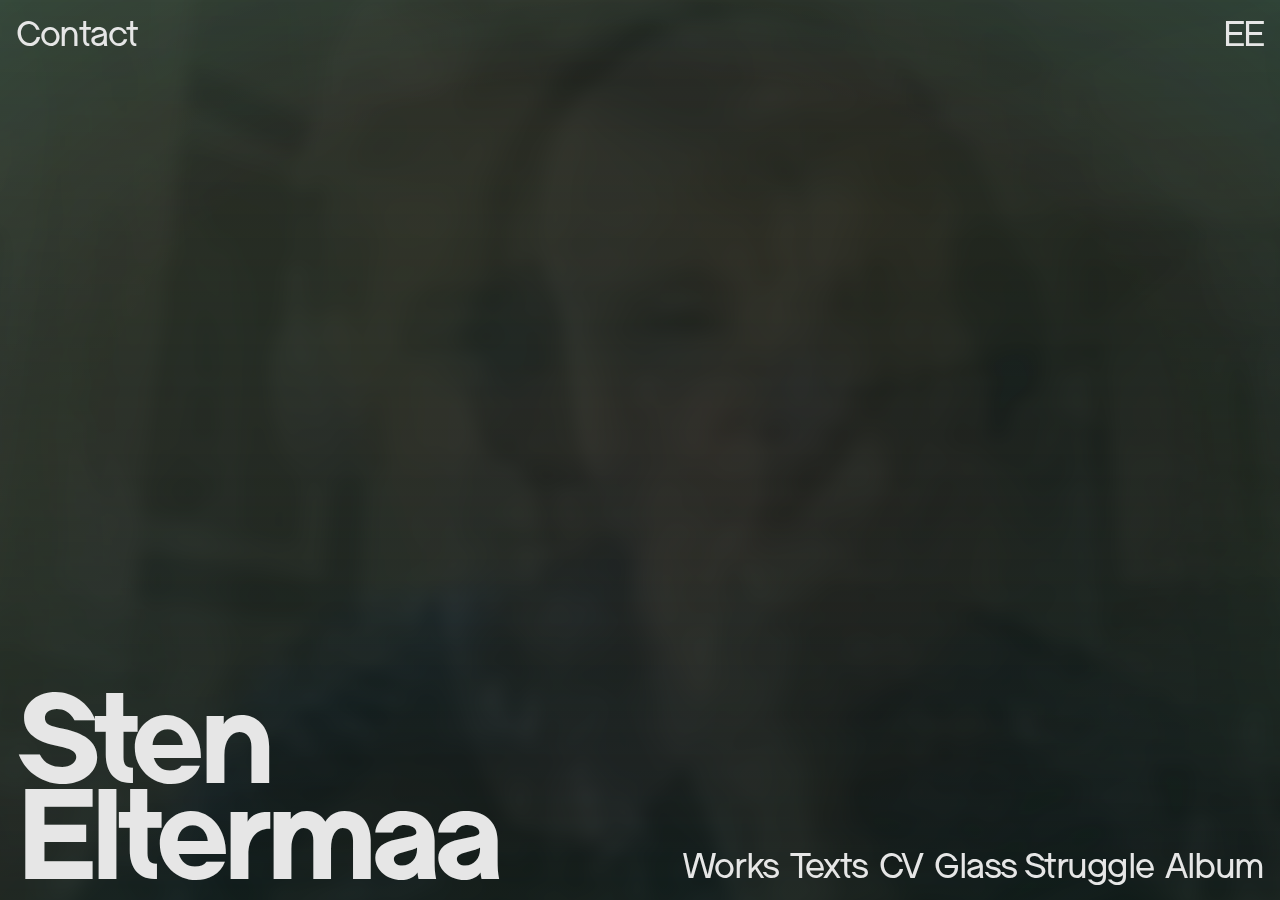
<file: index.html>
<!DOCTYPE html>
<html lang="en">
  <head>
    <meta charset="UTF-8" />
    <meta name="viewport" content="width=device-width, initial-scale=1.0" />
    <link rel="stylesheet" href="css/index.css" />
    <script src="EN/EN.js" defer></script>
    <title>Sten Eltermaa</title>
  </head>
  <body>
    <div id="vignette"></div>
    <div class="gradient"></div>
    <!--     <div class="bg">
        <img src="..Images/bg.jpg">
    </div> -->

    <div class="bg-video">
      <video autoplay muted loop playsinline id="bg-video">
        <source
          src="/Images/StenEltermaa-Koduleht-Peegeldused.mp4"
          type="video/mp4"
        />
      </video>
    </div>

    <a class="title"> Sten <br />Eltermaa </a>

    <a href="mailto:steneltermaa@gmail.com" id="contact"></a>
    <a href="EE/EE.html" class="language">EE</a>

    <div class="nav-bar">
      <div id="burgermenu">
        <img id="nav-button-img" src="Images/burger-menu-2.svg" alt="" />
      </div>

      <div id="dropdown">
        <div class="nav-button-container">
          <a id="works">Works</a>
        </div>
        <div class="nav-button-container">
          <a id="texts">Texts</a>
        </div>
        <div class="nav-button-container">
          <a id="cv">CV</a>
        </div>
        <div class="nav-button-container">
          <a href="glass-struggle/EST.html">Glass Struggle</a>
        </div>
        <div class="nav-button-container">
          <a href="EN/Album/Album.html">Album</a>
        </div>
      </div>
    </div>

    <div id="works-container"></div>

    <div class="column-container" id="column-container">
      <div id="texts-container">
        <div class="padding"></div>
      </div>

      <div id="cv-container">
        <div class="padding"></div>

        <div class="cv-container__block">
          <h1>Education</h1>
          <!--                 <br> -->
          <p class="body">
            2014 - 2020&nbsp; Estonian Academy of Arts. Contemporary Art (MA)
          </p>

          <p class="body">2017 - 2018&nbsp; LUCA School of Arts. Fine Arts</p>

          <p class="body">
            2015 - 2016&nbsp; Royal Academy of Art The Hague. Fine Arts
          </p>

          <p class="body">
            2010 - 2017&nbsp; Tallinn University. Philosophy (BA)
          </p>

          <p class="body">
            2008 - 2009&nbsp; Escola Superior Artistica do Porto. Photography
          </p>

          <p class="body">
            2006 - 2012&nbsp; Pallas University of Applied Sciences. Photography
            (BA)
          </p>

          <p class="body">2005 - 2006&nbsp; University of Tartu. Philosophy</p>
        </div>

        <br />
        <br />

        <div class="cv-container__block">
          <h1>Solo Exhibitions</h1>
          <!--                 <br> -->
          <p class="body">
            2022&nbsp; “Blind Spots”. Kanal Gallery. Võru, Estonia
          </p>

          <p class="body">
            2021&nbsp; “Glass Struggle”. EKA Gallery. Tallinn, Estonia
          </p>

          <p class="body">
            2021&nbsp; “On the Hate Speech Draft Legislation”. Streets of
            Tallinn, Estonia
          </p>

          <p class="body">
            2020&nbsp; “Transparency Register”. Draakoni Gallery. Tallinn,
            Estonia
          </p>

          <p class="body">
            2017&nbsp; “Brussels Prelude: The Liminal Zone”. Tartu Art Museum.
            Tartu, Estonia
          </p>

          <p class="body">
            2014&nbsp; “Fieldnotes” (with Sven Parker). Raja Gallery. Tallinn,
            Estonia
          </p>

          <p class="body">
            2014&nbsp; “Geometric Development & Cross-Section” (with Sven
            Parker). Kelm. Tallinn.
          </p>

          <p class="body">
            2012&nbsp; “Still Lives”. Pop-up gallery at Raua 66. Tallinn,
            Estonia
            <br />
          </p>
        </div>

        <br />
        <br />

        <div class="cv-container__block">
          <h1>Selected Group Exhibitions / Events</h1>

          <p class="body">
            2021&nbsp; “Foto Tallinn”. Kai Art Center. Tallinn, Estonia
          </p>

          <p class="body">2021&nbsp; “Vanasadama kunstikonkurss”. [www]</p>

          <p class="body">2020&nbsp; “TASE”. EKA Gallery. Tallinn, Estonia</p>

          <p class="body">
            2019&nbsp; “Foto Tallinn”. Kai Art Center. Tallinn, Estonia
          </p>

          <p class="body">
            2018&nbsp; “Great Results From All Machines”, Telliskivi Green Hall.
            Tallinn, Estonia
          </p>

          <p class="body">
            2016&nbsp; “Estonian Photographic Art Fair”. Telliskivi Green Hall.
            Tallinn, Estonia
          </p>

          <p class="body">
            2016&nbsp; “TASE film”. Sõprus Cinema. Tallinn, Estonia
          </p>

          <p class="body">
            2014&nbsp; “Place as Playground”. Draakoni Gallery Cellar. Tallinn,
            Estonia
          </p>

          <p class="body">
            2014&nbsp; “Rituals on Conditions of Clarity”. ISFAG. Tallinn,
            Estonia
          </p>

          <p class="body">
            2013&nbsp; “For Showing / For Selling”. Rundum. Tallinn, Estonia
          </p>

          <p class="body">
            2012&nbsp; “Memoirs From a Cold Utopia”. Tallinn Art Hall. Tallinn,
            Estonia
          </p>

          <p class="body">
            2012&nbsp; “Cross Time”. Prospekto. Vilnius, Lithuania
          </p>

          <p class="body">
            2012&nbsp; “For Ghosts”. Gesamtkunstwerk-event in Kadriorg. Tallinn,
            Estonia
          </p>

          <p class="body">
            2009&nbsp; “Horizonte Zingst. Young Professionals”. Panzerhalle.
            Kiel, Germany
          </p>

          <p class="body">
            2009&nbsp; “12 Horas no Coração da Baixa“. Aliados. Porto, Portugal
          </p>

          <p class="body">2009&nbsp; “Reanimação”. Lófte. Porto, Portugal</p>

          <p class="body">
            2008&nbsp; “Over The Trash”. KUMU. Tallinn, Estonia
          </p>

          <p class="body">
            2008&nbsp; “Vapper Kalev is Teaching in School”. Y-galerii. Tartu,
            Estonia
          </p>

          <p class="body">
            2008&nbsp; “tartu.mov”. Genialistide Klubi. Tartu, Estonia
          </p>

          <p class="body">
            2008&nbsp; “Still Life”. Kultuurikatel. Tallinn, Estonia
          </p>
        </div>

        <br />
        <br />

        <div class="cv-container__block">
          <h1>Selection of Reviews / Criticism</h1>
          <p class="body">
            Kaisa Eiche,“Autogeddon on möödapääsmatu”. kunst.ee, 15.09.2022
          </p>

          <p class="body">
            Neeme Raud, “Neeme Raud. Siin”. Kuku Raadio, 16.10.2021
          </p>

          <p class="body">
            Sveta Grigorjeva, “Huaweid, häkkerid ja vastupanu. Mitte ainult
            klaasist”. Sirp, 15.10.2021 and ERR, 18.10.2021.
          </p>

          <p class="body">
            “Tohoh, fotograafia võib ka selline olla!”. Juhan Raud. Postimees,
            02.09.2021
          </p>

          <p class="body">
            “Suud puhtaks: kas Eesti vajab vaenukõne seadust?” ERR, 23.03.2021
          </p>

          <p class="body">
            Krister Kivi, “Roosiaiast tagasi tänavatele”. Postimees, 12.03.2021
          </p>

          <p class="body">
            Gregor Taul, “Tüpoloogiline paopunkt”. Sirp, 24.04.2020
          </p>

          <p class="body">
            Tanel Rander, “Võõrandumise psühhogeograafia”. Sirp, 15.12.2017
          </p>

          <p class="body">
            Indrek Grigor, “Sten Eltermaa ja Tarvo Hanno vaade Brüsselile”.
            Klassikaraadio, 14.12.2017
          </p>

          <p class="body">
            Marten Esko, “Isiklik lähtepunkt ja selle materialiseering”. Sirp,
            15.01.2015
          </p>

          <p class="body">
            Siim Preiman, “Kirev kevad Tallinnas”. Sirp, 03.04.2014
          </p>

          <p class="body">
            Kadri Veermäe, “Mitmetine deja-vu Kunstihoones”. Sirp, 23.02.2012
          </p>
        </div>

        <br />
        <br />

        <div class="cv-container__block">
          <h1>Selected Publications</h1>
          <!--                 <br> -->
          <p class="body">
            “Galerii: Sten Eltermaa näituse lõpetab ringkäik kunstnikuga”. ERR,
            09.10.2021
          </p>

          <p class="body">“Glass Struggle”. Echo Gone Wrong [www], 2021</p>

          <p class="body">“Klaasvastupanu”. www.struggle.glass, 2021</p>

          <p class="body">“Läbipaisvtvuse register”. ;paranoia, 2020</p>

          <p class="body">
            “Brüsseli prelüüd: liminaalne tsoon”. Tartmus, 2017
          </p>

          <p class="body">“Imago Mundi”. Fabrica, 2016</p>

          <p class="body">“Maio Claro”. Maio Claro [www], 2012</p>

          <p class="body">
            “Horizonte Zingst. Young Professionals”. CQ Communication GmbH, 2009
          </p>

          <p class="body">“rasKatarsis”. rasKatarsis, 2008</p>
        </div>

        <br />
        <br />

        <div class="cv-container__block">
          <h1>Awards / Recognitions</h1>
          <!--                 <br> -->
          <p class="body">
            Art competition “Kiviõli ühishoone”, II place (with Krista Loorits),
            2021
          </p>

          <p class="body">
            Art competition “Tapa sõjaväelinnak”, III place (with Arvi
            Anderson), 2021
          </p>

          <p class="body">
            Art competition “Vanasadam”, II place (with Arvi Anderson), 2021
          </p>

          <p class="body">EKA Young Artist Prize, 2020</p>

          <p class="body">Young Tartu, 2017</p>

          <p class="body">Paris Photo honorable mention, 2009</p>

          <p class="body">Bluesbunny Album Cover Art of the Year, 2008</p>
        </div>

        <br />
        <br />

        <div class="cv-container__block">
          <h1>Collaborations</h1>
          <!--                 <br> -->
          <p class="body">
            Pictura-et-scrīptum project “A Satellite Deviated from the Orbit”
            (with Maria Lee), 2021
          </p>

          <p class="body">
            “The Bubble” (with Krista Loorits) at Foto Tallinn, 2021
          </p>

          <p class="body">
            Production and creation of gesamtkunstwerk-event “For Ghosts” (with
            rasKatarsis), 2012
          </p>

          <p class="body">
            Founding member of “Lófte”, cultural event venue in Porto, 2009 -
            2010
          </p>

          <p class="body">
            Curating and producing an art exhibition as part of the photographic
            event “Maio Claro”, 2009
          </p>
        </div>

        <br />
        <br />

        <div class="cv-container__block">
          <h1>Selection of Original Texts</h1>
          <!--                 <br> -->
          <p class="body">
            “Glass Struggle”. Manifest and photographic essay.
            www.struggle.glass, 2021
          </p>

          <p class="body">
            “Transparency Register”. Essay and photography. ;paranoia, 2020
          </p>

          <p class="body">
            “Hybrid ≠ avant-garde”. Art criticism of “NU Performance Festival”.
            TeaterMuusikaKino, 2018
          </p>

          <p class="body">
            “From the Peripheries”. Texts on windows. Telliskivi Green Hall,
            2018
          </p>

          <p class="body">
            “On The Role of Mental Images in Reasoning”. Degree work. Tallinn
            University, 2017
          </p>

          <p class="body">
            “Geometry and Abjection” (Victor Burgin). Translation. kunst.ee,
            2012
          </p>
        </div>

        <div class="padding"></div>
      </div>
    </div>
  </body>
</html>
</file>
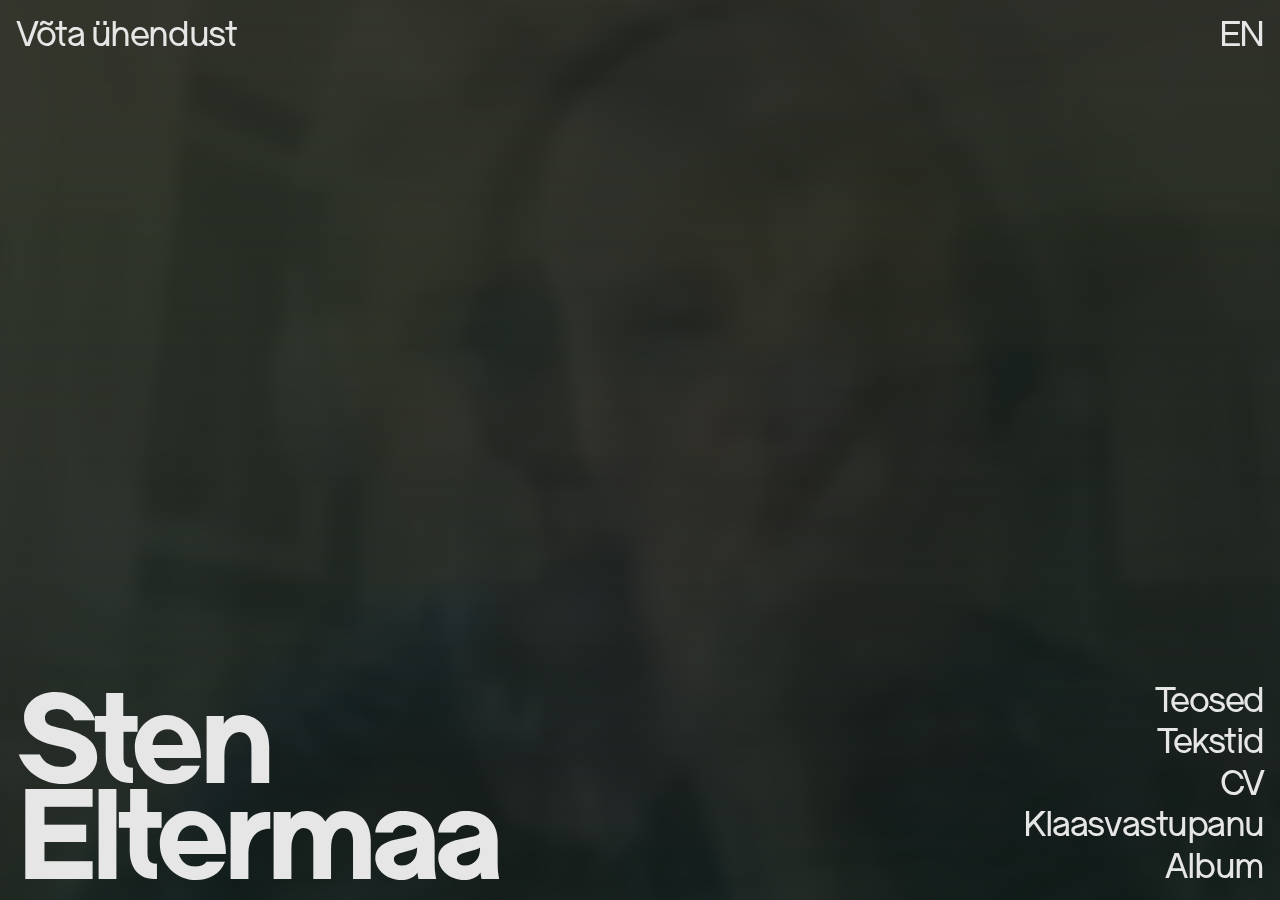
<file: EE/index.html>
<!DOCTYPE html>
<html lang="en">
<head>
    <meta charset="UTF-8">
    <meta name="viewport" content="width=device-width, initial-scale=1.0">
    <link rel="stylesheet" href="/css/index.css">
    <script src="/EE/EE.js" defer></script>
    <title>Sten Eltermaa</title>
</head>
<body>

    <div class="gradient"></div>

<!--     <div class="bg">
        <img src="..Images/bg.jpg">
    </div> -->

    <div class="bg-video">
        <video autoplay muted loop playsinline id="bg-video">
            <source src="/Images/StenEltermaa-Koduleht-Peegeldused.mp4" type="video/mp4">
        </video>
    </div>

    <a class="title"> 
        Sten <br>Eltermaa
    </a>

        <a href="mailto:steneltermaa@gmail.com" id="contact"></a>
        <a href="../index.html" class="language">EN</a>

        <div class="nav-bar">
            <div class="nav-button-container">
                <a id="works">Teosed</a>
            </div>
            <div class="nav-button-container">
                <a id="texts">Tekstid</a>
            </div>
            <div class="nav-button-container">
                <a id="cv">CV</a>
            </div>
            <div class="nav-button-container">
                <a href="/glass-struggle/EST.html">Klaasvastupanu</a>
            </div>
            <div class="nav-button-container">
                <a href="/EN/Photography/Photography.html">Album</a>
            </div>
        </div>

        <div id="works-container">
        </div>

        <div class="column-container" id="column-container">
            <div id="texts-container">
                <div class="padding"></div>
                
            </div>

            <div id="cv-container">
                <div class="padding"></div>

                <h1>Haridus</h1>
<!--                 <br> -->
                <p class="body">
                    2014 - 2020&nbsp;  Eesti Kunstiakadeemia. Kaasaegne kunst (MA)
                    <br>
                    2017 - 2018&nbsp;  LUCA School of Arts. Vabad kunstid
                    <br>
                    2015 - 2016&nbsp;  Royal Academy of Art The Hague. Autonoomsed kunstid
                    <br>
                    2010 - 2017&nbsp;  Tallinna Ülikool. Filosoofia (BA)
                    <br>
                    2008 - 2009&nbsp;  Escola Superior Artistica do Porto. Fotograafia
                    <br>
                    2006 - 2012&nbsp;  Kõrgem Kunstikool Pallas. Fotograafia (BA) 
                    <br>
                    2005 - 2006&nbsp;  Tartu Ülikool. Filosoofia 
                    <br>
                </p>

                <br>
                <br>

                <h1>Isikunäitused</h1>
<!--                 <br> -->
                <p class="body">
                    2022&nbsp; “Pimenurgad”. Kanal Galerii. Võru 
                    <br>
                    2021&nbsp; Klaasvastupanu”. EKA Galerii. Tallinn 
                    <br>
                    2021&nbsp; “Vaenukõne Eelnõust”. Tallinna Tänavad 
                    <br>
                    2020&nbsp; “Läbipaisvuse register”. Draakoni galerii, Tallinn
                    <br>
                    2017&nbsp; “Brüsseli prelüüd: liminaalne tsoon”. Tartu Kunstimuuseum
                    <br>
                    2014&nbsp; “Väljamärked” (koos Sven Parkeriga). Raja galerii, Tallinn
                    <br>
                    2014&nbsp; “Pinnalaotus ja läbilõige” (koos Sven Parkeriga). Kelm. Tallinn
                    <br>
                    2012&nbsp; “Vaikelud”. Pop-up galerii Raua 66. Tallinn
                    <br>
                </p>

                <br>
                <br>

                <h1>Valik grupinäitusi / väljapanekuid</h1>
<!--                 <br> -->
                <p class="body">
                    2021&nbsp; “Foto Tallinn”. Kai kunstikeskus. Tallinn
                    
                    <br>

                    2021&nbsp; “Vanasadama kunstikonkurss”. Veebinäitus 
                    
                    <br>

                    2020&nbsp; “TASE”. EKA Galerii. Tallinn
                    
                    <br>

                    2019&nbsp; “Foto Tallinn”. Kai kunstikeskus. Tallinn 
                    
                    <br>

                    2018&nbsp; “Great Results From All Machines”, Telliskivi Roheline Saal. Tallinn
                    
                    <br>

                    2016&nbsp; “Eesti fotomess 2016”. Telliskivi roheline saal. Tallinn
                    
                    <br>

                    2016&nbsp; “TASE film”. Kino Sõprus. Tallinn 
                    
                    <br>

                    2014&nbsp; Koht kui mänguala”. Draakoni galerii kelder. Tallinn
                    
                    <br>

                    2014&nbsp; “Rituals on Conditions of Clarity”. ISFAG. Tallinn

                    <br>

                    2013&nbsp; “Näitamiseks/müümiseks”. Rundum. Tallinn
                    
                    <br>

                    2012&nbsp; “Memoirs From a Cold Utopia”. Tallinna Kunstihoone. Tallinn 
                    
                    <br>

                    2012&nbsp; “Cross Time”. Prospekto. Vilnius, Leedu 
                    
                    <br>

                    2012&nbsp; For Ghosts”. Majanäitus ja <em>gesamtkunstwerk</em>-üritus Kadriorus. Tallinn
                    
                    <br>

                    2009&nbsp; “Horizonte Zingst. Young Professionals”. Panzerhalle. Kiel, Saksamaa 
                    
                    <br>

                    2009&nbsp; “12 Horas no Coração da Baixa“. Aliados. Porto, Portugal 
                    
                    <br>

                    2009&nbsp; “Reanimação”. Lófte. Porto, Portugal 
                    
                    <br>

                    2008&nbsp; “Üle prahi”. KUMU. Tallinn
                    
                    <br>

                    2008&nbsp; “Vapper Kalev õpetab koolis”. Y-galerii. Tartu
                    
                    <br>

                    2008&nbsp; “tartu.mov”. Genialistide Klubi. Tartu
                    
                    <br>

                    2008&nbsp; “Vaikelu”. Kultuurikatel. Tallinn
                    
                    <br>
                </p>

                <br>
                <br>

                <h1>Valik arvustusi / kajastusi</h1>
<!--                 <br> -->
                <p class="body">

                    Kaisa Eiche,“Autogeddon on möödapääsmatu”. kunst.ee, 15.09.2022                     
                    <br>

                    Neeme Raud, “Neeme Raud. Siin”. Kuku Raadio, 16.10.2021 

                    <br>

                    Sveta Grigorjeva, “Huaweid, häkkerid ja vastupanu. Mitte ainult klaasist”. Sirp, 15.10.2021 ning ERR, 18.10.2021. 

                    <br>

                    “Tohoh, fotograafia võib ka selline olla!”. Juhan Raud. Postimees, 02.09.2021 

                    <br>

                    “Suud puhtaks: kas Eesti vajab vaenukõne seadust?” ERR, 23.03.2021 

                    <br>

                    Krister Kivi, “Roosiaiast tagasi tänavatele”. Postimees, 12.03.2021 

                    <br>

                    Gregor Taul, “Tüpoloogiline paopunkt”. Sirp, 24.04.2020 

                    <br>

                    Tanel Rander, “Võõrandumise psühhogeograafia”. Sirp, 15.12.2017 

                    <br>

                    Indrek Grigor, “Sten Eltermaa ja Tarvo Hanno vaade Brüsselile”. Klassikaraadio, 14.12.2017 

                    <br>

                    Marten Esko, “Isiklik lähtepunkt ja selle materialiseering”. Sirp, 15.01.2015 

                    <br>

                    Siim Preiman, “Kirev kevad Tallinnas”. Sirp, 03.04.2014 

                    <br>

                    Kadri Veermäe, “Mitmetine deja-vu Kunstihoones”. Sirp, 23.02.2012 

                    <br>

                </p>

                <br>
                <br>

                <h1>Valik publikatsioone</h1>
<!--                 <br> -->
                <p class="body">

                    “Galerii: Sten Eltermaa näituse lõpetab ringkäik kunstnikuga”. ERR, 09.10.2021 

                    <br>

                    “Glass Struggle”. Echo Gone Wrong [www], 2021 

                    <br>

                    “Klaasvastupanu”. www.struggle.glass, 2021 

                    <br>
                    
                    “Läbipaisvtvuse register”. ;paranoia, 2020 

                    <br>
                                    
                    “Brüsseli prelüüd: liminaalne tsoon”. Tartmus, 2017 

                    <br>

                    “Imago Mundi”. Fabrica, 2016 

                    <br>
                    
                    “Maio Claro”. Maio Claro [www], 2012 

                    <br>
                
                    “Horizonte Zingst. Young Professionals”. CQ Communication GmbH, 2009 

                    <br>
                                    
                    “rasKatarsis”. rasKatarsis, 2008 

                    <br>

                </p>

                <br>
                <br>

                <h1>Tunnustused</h1>
                <!--                 <br> -->
                <p class="body">

                    Kiviõli ühishoone kunstikonkurss, II koht, 2022 (koos Krista Looritsaga)

                    <br>

                    Tapa sõjaväelinnaku kunstikonkurss, III koht, 2021 (koos Arvi Andeersoniga)

                    <br>

                    Vanasadama kunstikonkurss, II koht, 2021 (koos Arvi Andersoniga)                    
                    <br>
                    
                    EKA Noore Kunstniku preemia (MA), 2020
                    <br>
                                    
                    Noor Tartu, 2017 

                    <br>

                    Paris Photo <em>honorable mention</em>, 2009 

                    <br>
                    
                    Bluesbunny Album Cover Art of the Year, 2008 

                    <br>
                
                </p>

                <br>
                <br>

                <h1>Valik koostööprojekte</h1>
<!--                 <br> -->
                <p class="body">


                    Pildilis-tekstiline veebiväljaanne “Orbiidilt hälbinud tehiskaaslane” (koostöös Maria Leega), 2021


                    <br>
                                    
                    “Mull” Foto Tallinnal (koostöös Krista Looritsaga), 2021

                    <br>
                
                    <em>Gesamtkunstwerk</em>-aktsiooni “For Ghosts” läbiviimine ja sellel osalemine (koostöös
                    rasKatarsisega), 2012

                    <br>

                    Porto kultuurikeskuse “Lófte” asutajaliige / kuraator-produtsent, 2009 – 2010
                    <br>

                    “Reanimação” kureerimine-produtseerimine fotofestivali “Maio Claro” raames, 2009

                    <br>

                </p>

                <br>
                <br>
                
                <h1>Valik tekste</h1>
<!--                 <br> -->
                <p class="body">

                    “Klaasvastupanu”. Saatetekst-manifest ja fotoessee. www.struggle.glass, 2021
                    
                    <br>

                    “Läbipaistvuse register”. Essee ja fotoessee. ;paranoia, 2020

                    <br>

                    “Hübriid ≠ avangard”. <em>Performance</em>-kunsti festivali arvustus. TeaterMuusikaKino, 2019
                    
                    <br>
                    
                    “From the Peripheries”. Tekstiprojekt akendel. Telliskivi Roheline Saal, 2018

                    <br>
                                    
                    “Kujutluse rollist mõtlemisel”. Kraaditöö. TLÜ, 2017

                    <br>

                    “Geomeetria ja abjektsioon” (Victor Burgin). Tõlge. kunst.ee, 2012

                    <br>

                </p>

                <div class="padding"></div>
            </div>
        </div>
        


</body>
</html>
</file>
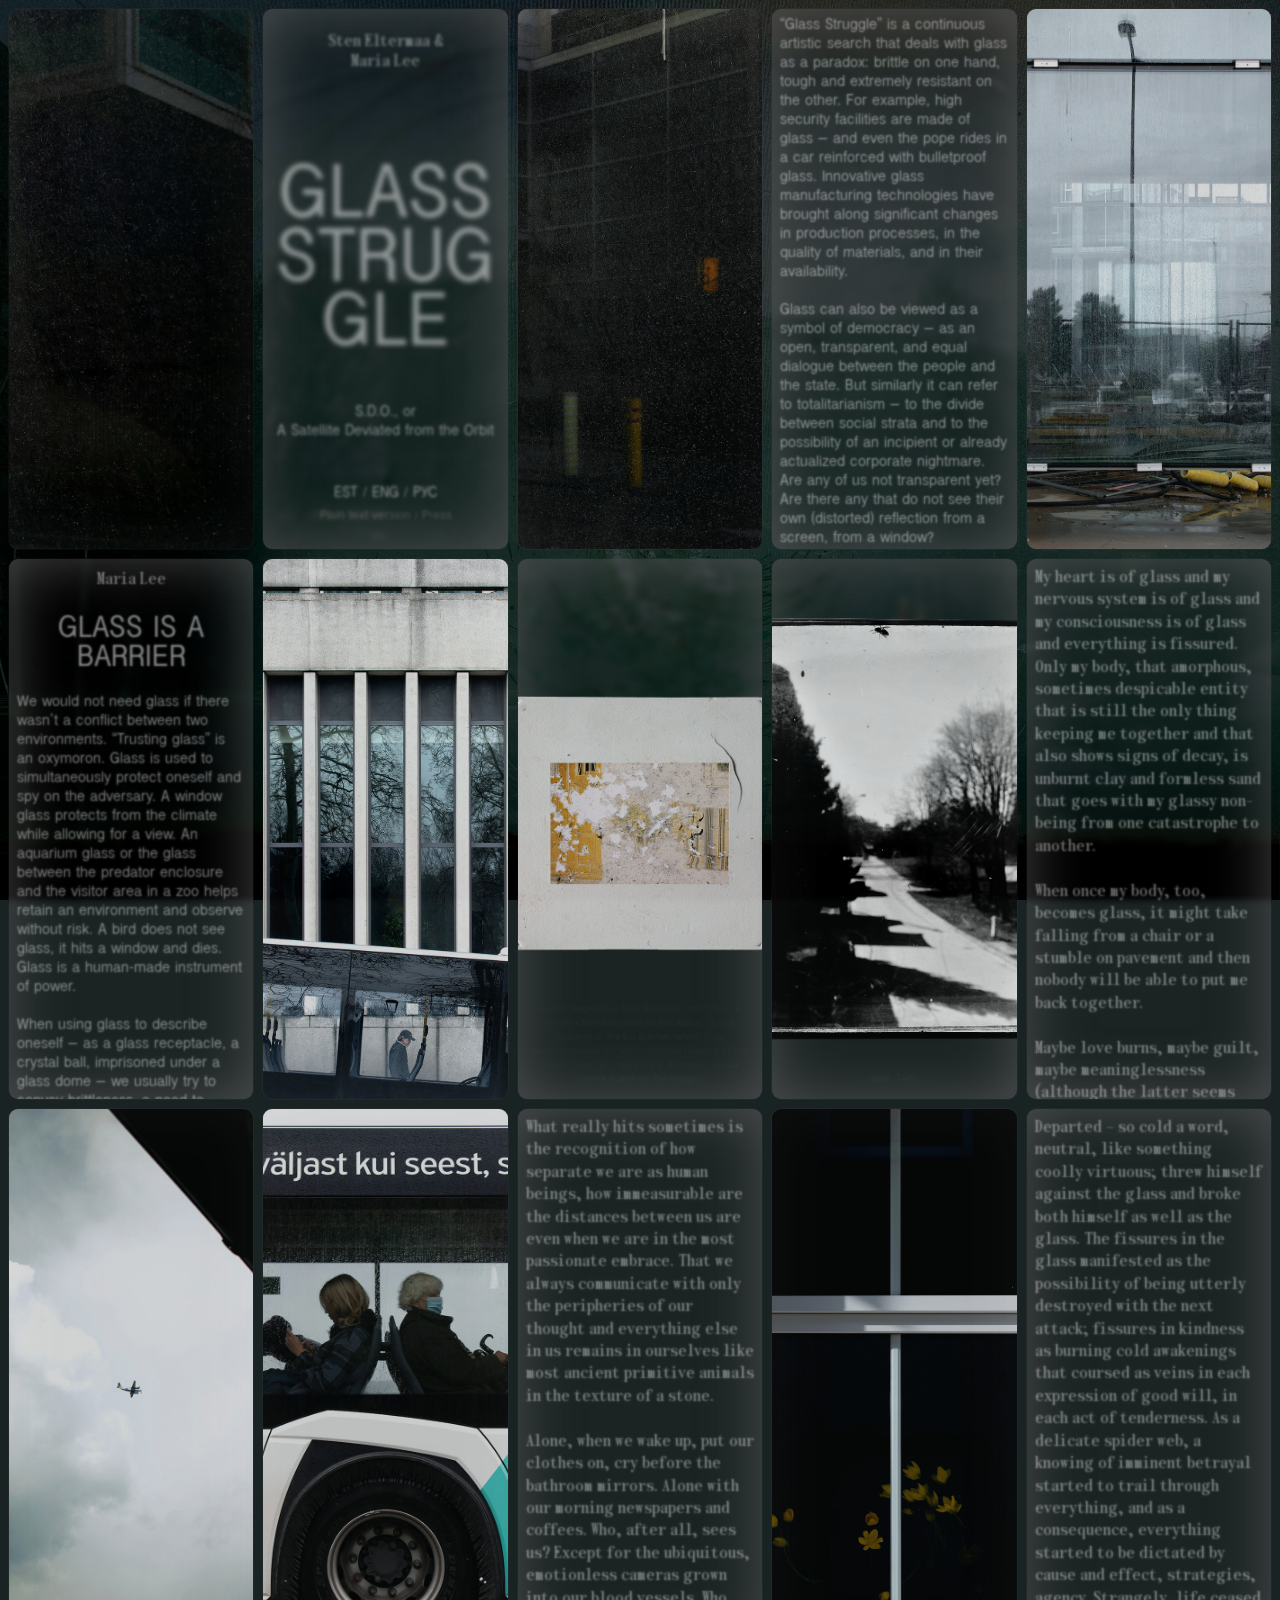
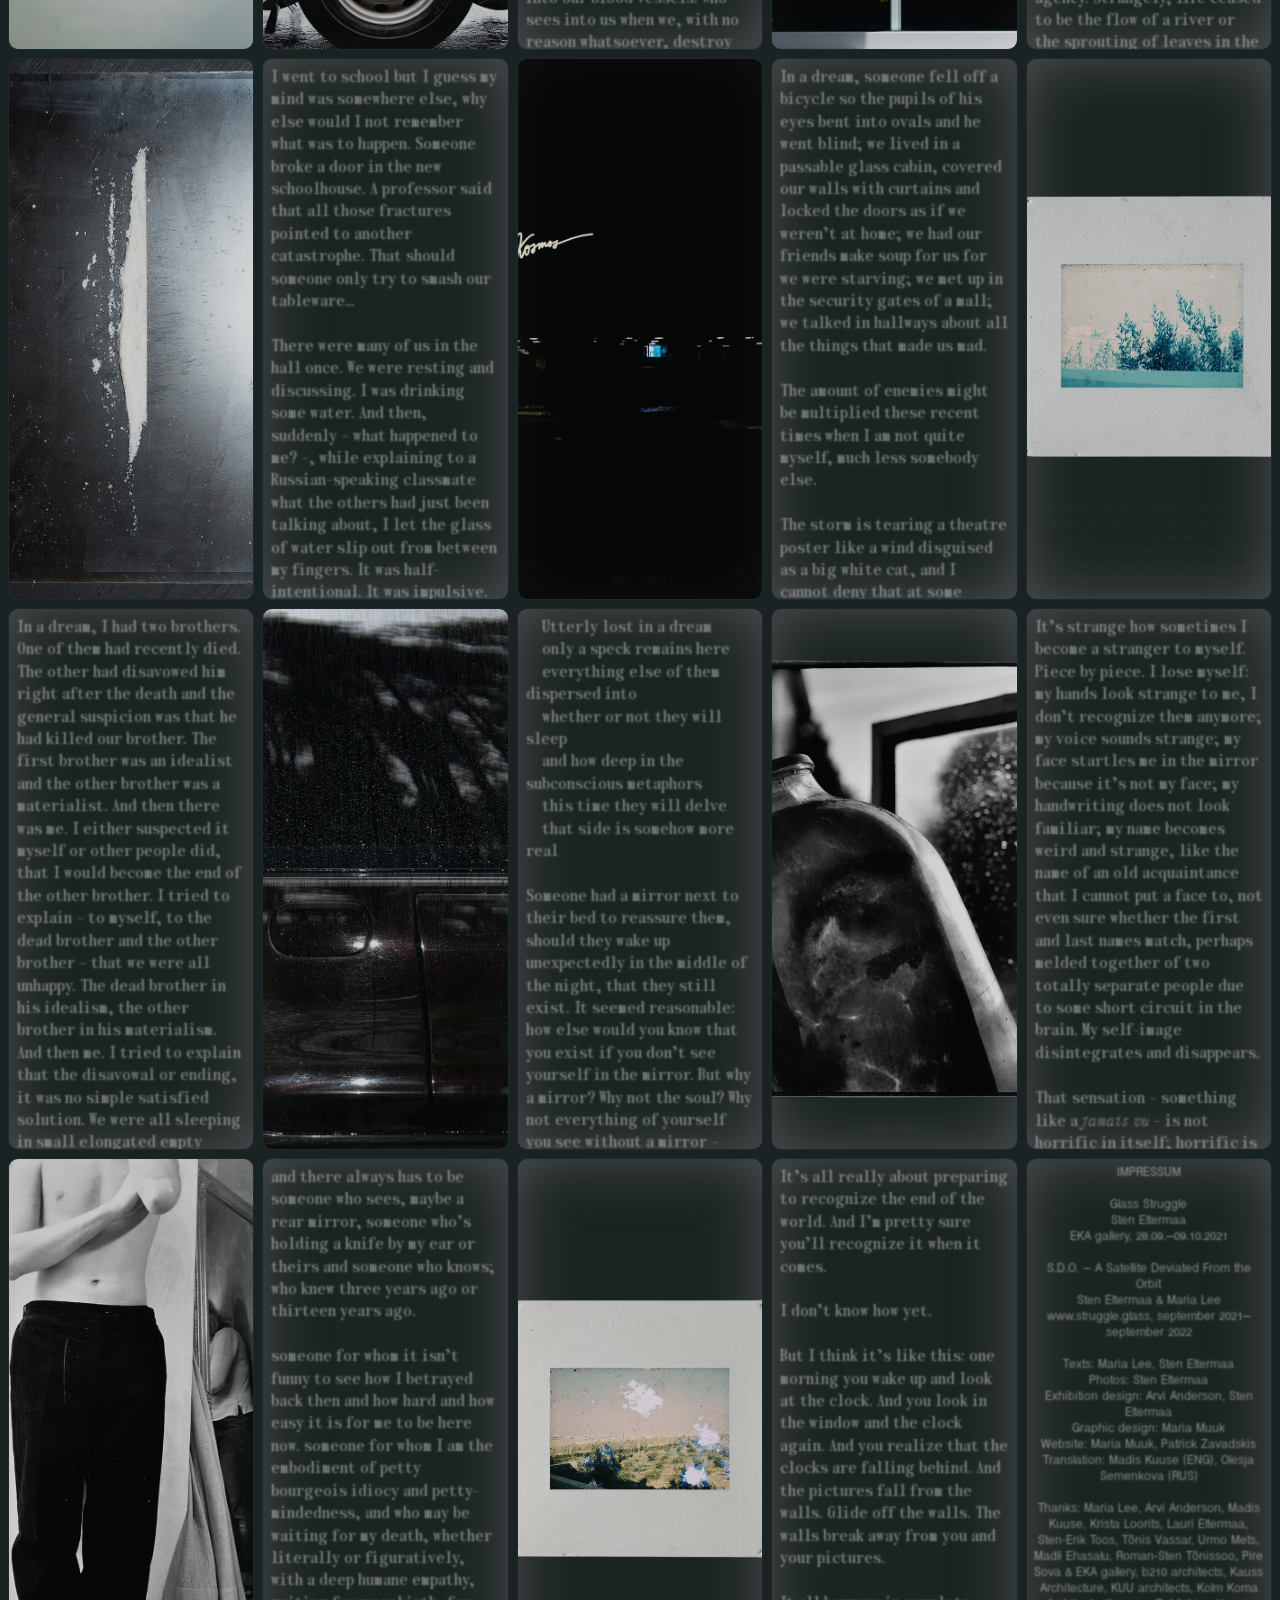
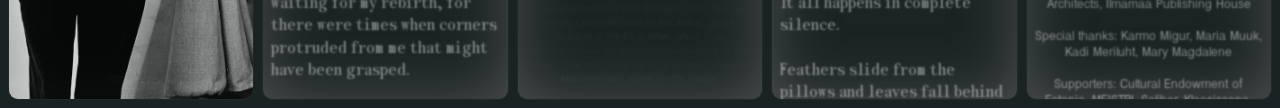
<file: glass-struggle/ENG.html>
<!DOCTYPE html>
<html lang="et" ontouchmove>

<head>
    <meta charset="UTF-8">
    <meta http-equiv="Content-Type" content="text/html; charset=utf-8">
    <meta http-equiv="X-UA-Compatible" content="IE=edge">
    <meta name="viewport" content="width=device-width, initial-scale=1.0">
    <title>Glass Struggle</title>
    <link rel="stylesheet" href="style.css">

    <meta property="og:title" content="Glass Struggle / S.D.O." />
    <meta property="og:description" content="Glass Struggle, Sten Eltermaa, EKA galerii, 28.09.–09.10.2021 / S.D.O. – A Satellite Deviated from the Orbit, Sten Eltermaa & Maria Lee, www.struggle.glass, september 2021–september 2022">
    <meta property="og:url" content="www.struggle.glass" />
    <meta property="og:image" content="images/katkine-aken-taust.jpg"/>
    <meta property="og:type" content="website" />
    <meta property="fb:app_id" />
    <meta name="twitter:card" content="summary_large_image">
    <link rel="icon" href="images/glassstruggle-favicon.png">

    <script src="https://ajax.googleapis.com/ajax/libs/jquery/3.6.0/jquery.min.js"></script>
    <script async src="https://www.googletagmanager.com/gtag/js?id=G-EGW6F4ESTY"></script>
    <script>
      window.dataLayer = window.dataLayer || [];
      function gtag(){dataLayer.push(arguments);}
      gtag('js', new Date());
    
      gtag('config', 'G-EGW6F4ESTY');
    </script>
    
</head>

<body onclick tabIndex=0>
<div class="grid">
    <div class="container">
        <img src="images/diptyhhon1.jpg" alt="Diptühhon 1">
        <div class="pildiallkiri">2016, The Hague</div>
    </div>


    <div id="title" class="container">
            <p class="artist no-touch">Sten Eltermaa & <br>Maria Lee</p> <br>
            <p class="title no-touch">GLASS<br>STRUGGLE<br></p>
            <p class="subtitle no-touch">S.D.O., or<br> 
            A Satellite Deviated from the Orbit <br></p>
            <p class="lang-select no-touch">
                <a href="/glass-struggle/EST.html">EST</a>
                /
                <a href="/glass-struggle/ENG.html">ENG</a>
                /
                <a href="/glass-struggle/RUS.html">РУС</a>
                <br>
                <span style="font-size:smaller;opacity:0.4;"><a href="/glass-struggle/plaintext-ENG.html">Plain text version</a>
                /
                <a href="/glass-struggle/press.html">Press</a></span>
            </p>
        </div>
        <div class="container">
            <img src="images/diptyhhon2.jpg" alt="Diptühhon 2">
            <div class="pildiallkiri">2016, The Hague</div>
        </div>
        <div class="container">
            <div class="text no-touch" onclick="">
                <p>
                    “Glass Struggle” is a continuous artistic search that deals with glass as a paradox: brittle on one hand, tough and extremely resistant on the other. For example, high security facilities are made of glass&nbsp;– and even the pope rides in a car reinforced with bulletproof glass. Innovative glass manufacturing technologies have brought along significant changes in production processes, in the quality of materials, and in their availability.
                    <br><br>
                    Glass can also be viewed as a symbol of democracy&nbsp;– as an open, transparent, and equal dialogue between the people and the state. But similarly it can refer to totalitarianism&nbsp;– to the divide between social strata and to the possibility of an incipient or already actualized corporate nightmare. Are any of us not transparent yet? Are there any that do not see their own (distorted) reflection from a screen, from a window?
                    <br><br>
                    To hide itself from public interest, the state apparatus uses a reflective-transparent camouflage. In architecture, this provides glass and windows with either an inclusive (transparent) or exclusive (reflective) meaning, creating either an open or an enclosed space. The pain points of “Glass Struggle” congregate around the binaries of the viewer/viewed and the observer/observed.
                    <br><br>
                    Glass has two different ontological statuses: material and virtual. Glass is liminal by nature. It can be viewed as a barrier between social groups. In the context of governmental, ruling, and/or financial institutions, the virtuality of the window manifests as a self-portrait that depicts the environment there and reenacts it as a play; this happens in both directions&nbsp;– depending on which side the observer stands and whether the surface is transparent or not. Or both.
                    <br><br>
                    One instrument of the powers that be is surveillance. During turbulent times, this also illustrates the vulnerability of power itself. Surveillance capitalism is growing fast, wooing people with promises of luxury in order to commodify them through their personal data. Data trafficking is a new hybrid form of human trafficking. The only apparent revolution we can imagine today is a privacy-based confrontation. This encompasses both daily life as well as a wider mentality and attitude. Data-peddling corporations that cosmically tower over us have to be made accountable for both the reliability of their content and the truthfulness of their tax reports&nbsp;– e.g. by way of compensations.
                    <br><br>
                    In cooperation with playwright and poet Maria Lee, the “Glass Struggle” satellite www.struggle.glass is available for viewing both on the web as well as in-person, as part of one of the sculptures (“S.D.O. or the Satellite with a Deviated Orbit”). The graphic designer and conceptualizer of the web version is Maria Muuk, assisted by Patrick Zavadskis. The designer of the exhibition is Arvi Anderson.
 </p>
            </div>
        </div>
        <div class="container">
            <img src="images/pf1.jpg" alt="Pf1">
            <div class="pildiallkiri">2021, Porto Franco, Tallinn</div>
        </div>

        <div class="container">
            <div class="text no-touch" style="animation-duration: 220s;" onclick="">
                <p class="author">
                    Maria Lee<br><br>
                </p>
                <p class="heading">
                    GLASS IS A BARRIER
                </p>
                <p><br>
                    We would not need glass if there wasn’t a conflict between two environments. “Trusting glass” is an oxymoron. Glass is used to simultaneously protect oneself and spy on the adversary. A window glass protects from the climate while allowing for a view. An aquarium glass or the glass between the predator enclosure and the visitor area in a zoo helps retain an environment and observe without risk. A bird does not see glass, it hits a window and dies. Glass is a human-made instrument of power.
                    <br><br>
                    When using glass to describe oneself&nbsp;– as a glass receptacle, a crystal ball, imprisoned under a glass dome&nbsp;– we usually try to convey brittleness, a need to protect ourselves from the environment while still remaining very vulnerable due to the two-way nature of power. We are afraid that we are too transparent. That each blow might shatter us.
                    <br><br>
                    It has its allure, however: there is no love without vulnerability; without smearing our blood and guts onto the other we are merely showing ourselves behind a glass, being completely visible, yet protecting ourselves and the other from total bonding and intertwining. This pain and beauty inspires art forms in their highest and lowest styles to experiment with the illusion of absolute transparency, be it using real glass or virtual, photo or video cameras&nbsp;– human as a zoo animal, an exposition that is taken out from the rest of its species; on the one hand, it is a humiliating, a totally vulnerable position; on the other, empowering&nbsp;– taking on the role of the protagonist, reducing the viewer to an anonymous mass. But what’s important here is the material or imaginary barrier. In theater, they talk about the “fourth wall”, which is essentially the same metaphor for glass, a window. We observe, but they “do not know” that we do.
                    <br><br>
                    Glass can also be an element that symbolizes something unreachable or solidified. To have glassy eyes is to have an impenetrable gaze that gives away no emotions. Ice as naturally occurring glass: to turn one’s heart into ice means to make oneself invulnerable, not receptive to any ripple of emotion, even metaphors of “ice queens” of different sorts, although here the focus is more on temperature and not on glassy invulnerability.
                    <br><br>
                    When the first automobiles were created, they used regular glass for their windows that in case of an accident broke into large sharp-edged shards so that if the casualty didn’t die as a direct consequence of the crash, they would die from the fatal wounds inflicted by the shards of glass. Today, we use tempered glass; in more demanding cases, laminated glass. Still, however necessary is glass to the person that operates with it and manipulates it, it starts to resist human power the first chance it gets; it can change from a weapon to the aggressor itself, rising up against misuse and becoming lethal as a mistake is made.
                    <br><br>
                    This, of course, is how any other resource acts. It wasn’t too long ago when we switched glass with the more durable and cheaper transparent plastic, and we’re already drowning in plastic residue in the most serious sense of the word. There is also, of course, the matter of glass as an illusion&nbsp;– as a reflector, a simulator that turns any phenomenon into a tangible 2D image. Narcissus looked at his reflection on the surface of a pond for so long that he died&nbsp;– a poignant metaphor, yet unconvincing psychologically. In the era of reflective surfaces, or even more so, of video and photo technology, we are all in one way or another narcissists on the brink of starvation, always aware that we might be observed, just as we ourselves constantly observe others. It is a two-way panopticon. Glass as a reflective surface makes us modify our demeanor, it forces us to fabricate our authenticity. More than ever before are we extremely conscious of how we look&nbsp;– we think about it constantly, most probably many times more than our ancestors centuries ago. If every thought is an action, then what action does thinking about your appearance represent? Let him who is without sin cast the first stone. Those that live in glass buildings should not throw stones at all.
                    <br><br>
                    Psychologically, however, it seems that the more we deal with surfaces, the facades of ourselves and the others, the more we lose vigilance over the real substance. With each uploaded photo, with each movement on the web, we give away more of our privacy; when adjusting our appearance when passing by the display windows, we seem to forget the glassy-eyed cameras that watch our every step. We fool ourselves with the idea that we still have the power, that we are the observers; or sometimes vice versa&nbsp;– that someone would like to observe us, as we might seem interesting to someone, while the truthful reality is just that we are being observed all the time, we are the security risk, but most of the time it’s not a neighbor, nor satellites wandering in the heavens, nor god, not even our closest friend that is watching us. And devoting ourselves to glass surfaces we often lose sight of what actually happens behind them and we self-forgettingly start to observe ourselves as someone else would. Glass is a human-made power instrument, but are any of us still the people that have the power?
                </p>
            </div>
        </div>
        <div class="container">
            <img src="images/buss.jpg" alt="Buss">
            <div class="pildiallkiri">2020, Brussels</div>
        </div>

        <div class="container">
            <img src="images/diapositiiv3.png" alt="Diapositiiv Brüsselist">
            <div class="pildiallkiri">Found diapositive from Brussels (2017) from a construction site close to the Justus Lipsius building in the EU quarter, which now accommodates an administrative building of the Union. One can make out a domestic <i>natura morta</i> scene on the image.
            </div>
        </div>

        <div class="container">
            <img src="images/k2rbes.png" alt="Kärbes">
            <div class="pildiallkiri">2007, Tartu</div>
        </div>


        <div class="container">
            <div class="text no-touch" style="animation-duration:85s;" onclick="">
                <p class="poetry">
                    My heart is of glass and my nervous system is of glass and my consciousness is of glass and everything is fissured. Only my body, that amorphous, sometimes despicable entity that is still the only thing keeping me together and that also shows signs of decay, is unburnt clay and formless sand that goes with my glassy non-being from one catastrophe to another.
                    <br><br>
                    When once my body, too, becomes glass, it might take falling from a chair or a stumble on pavement and then nobody will be able to put me back together.
                    <br><br>
                    Maybe love burns, maybe guilt, maybe meaninglessness (although the latter seems more like water that polishes off all corners). Maybe fear, passion or loneliness.
                    <br><br>
                    Maybe some fragile, crystal glass inner awareness&nbsp;– or rather a hunch&nbsp;– of a world I would like to live in if I were born to another existence or matter.
                    <br><br>
                    For blowing physique to glass and breaking it into shards, along with everything else.
                       </p>
            </div>
        </div>

        <div class="container">
            <img src="images/lennuk.jpg" alt="Lennuk">
            <div class="pildiallkiri">2021, Tallinn</div>
 </div>
        <div class="container">
            <img src="images/nimetu.jpg" alt="Nimetu">
            <div class="pildiallkiri">2021, Tallinn</div>
        </div>



        <div class="container">
            <div class="text no-touch" style="animation-duration:80s;" onclick="">
                <p class="poetry">
                    What really hits sometimes is the recognition of how separate we are as human beings, how immeasurable are the distances between us are even when we are in the most passionate embrace. That we always communicate with only the peripheries of our thought and everything else in us remains in ourselves like most ancient primitive animals in the texture of a stone.
                    <br><br>
                    Alone, when we wake up, put our clothes on, cry before the bathroom mirrors. Alone with our morning newspapers and coffees. Who, after all, sees us? Except for the ubiquitous, emotionless cameras grown into our blood vessels. Who sees into us when we, with no reason whatsoever, destroy our opportunities, when we sabotage ourselves because of some complexes and syndromes whose causes we don’t even remember.
                    <br><br>
                    Maybe they see us through to our bones, maybe the scan through our muscle tissue so hungry for tumours, through our ill blood, but do they see how much we actually try to deny ourselves, dedicate ourselves to the future? Are they able to see our love to which we still despite everything, hedonistically cling to? Do they see our passionate, desperate aspirations?
                    <br><br>
                    I’m afraid not.
                    <br><br>
                    If only we ourselves could see each other.
</p>
            </div>
        </div>


        <div class="container">
            <img src="images/lilled aknal uus 2 v.jpg" alt="Lilled aknal">
            <div class="pildiallkiri">2020, Tallinn</div>
        </div>

        <div class="container">
            <div class="text no-touch" style="animation-duration:90s;" onclick="">
                <p class="poetry">
                    Departed&nbsp;– so cold a word, neutral, like something coolly virtuous; threw himself against the glass and broke both himself as well as the glass. The fissures in the glass manifested as the possibility of being utterly destroyed with the next attack; fissures in kindness as burning cold awakenings that coursed as veins in each expression of good will, in each act of tenderness. As a delicate spider web, a knowing of imminent betrayal started to trail through everything, and as a consequence, everything started to be dictated by cause and effect, strategies, agency. Strangely, life ceased to be the flow of a river or the sprouting of leaves in the springtime, rather it became the movements of pawns and knights, checkmates and seductions.
                    <br><br>
                    But no, this cannot be allowed: it corrupts minds and turns hearts around. No, back away from here, back away, let the doors close, let the light go out.
                    <br><br>
                    Back into the night where intuition leads; slatestone splits, ice shatters; no more fissures.
                    <br><br>
                    To fall without warning.
</p>
            </div>
        </div>
        <div class="container">
            <img src="images/jutt.jpg" alt="Jutt">
            <div class="pildiallkiri">2020, Tallinn</div>
        </div>




        <div class="container">
            <div class="text no-touch" style="animation-duration:60s;" onclick="">
                <p class="poetry">
                    I went to school but I guess my mind was somewhere else, why else would I not remember what was to happen. Someone broke a door in the new schoolhouse. A professor said that all those fractures pointed to another catastrophe. That should someone only try to smash our tableware…
                    <br><br>
                    There were many of us in the hall once. We were resting and discussing. I was drinking some water. And then, suddenly&nbsp;– what happened to me?&nbsp;–, while explaining to a Russian-speaking classmate what the others had just been talking about, I let the glass of water slip out from between my fingers. It was half-intentional. It was impulsive. It was my glass. I didn’t think it would break.
                    <br><br>
                    But it did. I tried to pick up the pieces&nbsp;– nothing had ever broken into so many tiny shards&nbsp;– but no one would help me, and I didn’t really feel like doing it myself. Still it became apparent that something really pointed to the reorganization of deep structures and to the forthcoming era of destruction and cataclysms. And furthermore, I had caused it myself&nbsp;– not by accident, but purely out of my own sadism. It was not the game of faraway instances anymore.
                    <br><br>
                    We got a new door, and we got new curtains, even though these often fell off from the windows. But people only laughed about this.
                                       </p>
            </div>
        </div>
        <div class="container">
            <img src="images/kosmos7.jpg" alt="">
            <div class="pildiallkiri">2021, Tallinn</div>
        </div>

        <div class="container">
            <div class="text no-touch" style="animation-duration:150s;" onclick="">
                <p class="poetry">
                    In a dream, someone fell off a bicycle so the pupils of his eyes bent into ovals and he went blind; we lived in a passable glass cabin, covered our walls with curtains and locked the doors as if we weren’t at home; we had our friends make soup for us for we were starving; we met up in the security gates of a mall; we talked in hallways about all the things that made us mad.
                    <br><br>
                    
                    The amount of enemies might be multiplied these recent times when I am not quite myself, much less somebody else.
                    <br><br>
                    
                    The storm is tearing a theatre poster like a wind disguised as a big white cat, and I cannot deny that at some moments I wish I was somebody who didn’t believe such weather could exist.
                    <br><br>
                    
                    Someone who is still young at 30. 
                    <br><br>
                    
                    Someone who’s not dragging along everything that ever went wrong. 
                    <br><br>
                    
                    Someone who will not commit suicide for beauty but for whom only one criteria exists: fun, interesting, joyful. 
                    <br><br>
                    
                    Because by defining beauty, expanding the definition, I’ve quite clearly done myself a disservice.
                    <br><br>
                    
                    I believe&nbsp;– almost said I think but I don’t really think this, I just believe&nbsp;– that the Estonian adjective for beautiful, <i>ilus</i>, is in fact originally a word describing one’s position <i>inside the beauty</i>. If you are beautiful, it means you are in beauty, that is, have forgone yourself, no more you, but a receiver, open to the existent: the beauty. If you are truly beautiful&nbsp;– or in beauty&nbsp;– you don’t worry about being beautiful yourself. If you are truly alive, as in “in life”, or in Estonian, <i>elus</i>, you are not pondering whether it is you who is living. You cannot look at yourself from distance as someone who is, because you are immersed in it; as one is in a game, in enchantment, in a dream.
                    <br><br>
                    
                    It might be seconds, it might be a lifetime&nbsp;– the moment of pure being. A moment that is not in time, is outside of time; is an Augenblick.
                    <br><br>
                    
                    Beauty is ever-changing, non-fixable. It is not total or absolute, or the same for everyone. Beauty may be in anything&nbsp;– and it may not be. It may disappear as quickly as it manifested itself. It is an incessant dialogue between you and your environment, like sound waves or light particles.
                                      </p>
            </div>
        </div>

        <div class="container">
            <img src="images/diapositiiv1.png" alt="Diapositiiv Brüsselist">
            <div class="pildiallkiri">Found diapositive from Brussels (2017) from a construction site close to the Justus Lipsius building in the EU quarter, which now accommodates an administrative building of the Union. One can make out an enigmatic, possibly Mediterranean scene on the image.
            </div>
        </div>



        <div class="container">
            <div class="text no-touch" style="animation-duration:100s;" onclick="">
                <p class="poetry">
                    In a dream, I had two brothers. One of them had recently died. The other had disavowed him right after the death and the general suspicion was that he had killed our brother. The first brother was an idealist and the other brother was a materialist. And then there was me. I either suspected it myself or other people did, that I would become the end of the other brother. I tried to explain&nbsp;– to myself, to the dead brother and the other brother&nbsp;– that we were all unhappy. The dead brother in his idealism, the other brother in his materialism. And then me. I tried to explain that the disavowal or ending, it was no simple satisfied solution. We were all sleeping in small elongated empty rooms, all alone, with our backs against cold walls. We had always slept like this, even though they were my brothers and they were in the next rooms. This is why all this had happened, after all.
                    <br><br>
                    
                    One man wanted to be seen so much that he tore off eyes from his eyes and threw them around him in a dark theatre hall to glimmer and shine at himself, to look at himself; he tore thousands of eyes off his eyes until his face and hands bled and he didn’t see anything anymore. <br>
                    &#8195;The screams remain.
                                        </p>
            </div>
        </div>
        <div class="container">
            <img src="images/matustel.jpg" alt="Matustel">
            <div class="pildiallkiri">2021, Tallinn</div>
        </div>

        <div class="container">
            <div class="text no-touch" onclick="">
                <p class="poetry">
                    &#8195;Utterly lost in a dream
                    <br>&#8195;only a speck remains here
                    <br>&#8195;everything else of them dispersed into
                    <br>&#8195;whether or not they will sleep
                    <br>&#8195;and how deep in the subconscious metaphors
                    <br>&#8195;this time they will delve
                    <br>&#8195;that side is somehow more real
                    <br><br>
                    Someone had a mirror next to their bed to reassure them, should they wake up unexpectedly in the middle of the night, that they still exist. It seemed reasonable: how else would you know that you exist if you don’t see yourself in the mirror. But why a mirror? Why not the soul? Why not everything of yourself you see without a mirror&nbsp;– arms, legs, stomach, breasts? Why not a lover, why not books, the piano, the cat?
                    <br><br>
                    
                    No&nbsp;– I need to see my eyes; even when shadowed by the dusk, black from the darkness. I cross my arms on the chest, fixate both shoulders and wrists and feel once again that I exist. Half-asleep, I touch the rough plastered wall because it tells me that the world around me is real, even if it’s really not. The rougher the world, the more real it is; every softness gives away a lie. I dig my fingers into my body that is soft, false, illusory, nonexistent, and wait for the morning to ask again, continuously, what is real.
                    <br><br>
                    
                    The most real is this reflection, so smooth that it mirrors, without a pore or a hole. Only this is real. Everything soft, porous, rotting, ageing is an illusion.
                    <br><br>
                    
                    We bury it in dirt and water the burial mound. You, the deceased, are the ink in the fibers of our sweaters, in our blotting paper. Unfading and unreal.
                </p>
            </div>
        </div>


        <div class="container">
            <img src="images/purgis.png" alt="Nägu purgis">
            <div class="pildiallkiri">2007, Tartu</div>
        </div>

        <div class="container">
            <div class="text" style="animation-duration:95s;" onclick="">
                <p class="poetry">
                    It’s strange how sometimes I become a stranger to myself. Piece by piece. I lose myself: my hands look strange to me, I don’t recognize them anymore; my voice sounds strange; my face startles me in the mirror because it’s not my face; my handwriting does not look familiar; my name becomes weird and strange, like the name of an old acquaintance that I cannot put a face to, not even sure whether the first and last names match, perhaps melded together of two totally separate people due to some short circuit in the brain. My self-image disintegrates and disappears.
                    <br><br>
                    
                    That sensation&nbsp;– something like a <i>jamais vu</i>&nbsp;– is not horrific in itself; horrific is the loneliness my self feels when its shell cracks. It is much like a breakup, when a few months after you wake up from a dream wherein everything was still alright and existent but it dawns that nothing is alright and nothing is existent&nbsp;– that the past and the present are separated by terrible conflicts, foul lies, and emotional drivel. This recollection makes you even lonelier than any breakup, a thing in itself, could.
                    <br><br>
                    
                    Sometimes I go through longer periods with pieces missing of me: the back of my hand is un-me for weeks, my voice is mine only for a fleeting moment. Mostly, however, my self soon returns to its prescriptions, leaving only a residually fluorescent feeling of vacuum of how it could be if it wouldn’t.
                    <br><br>
                    
                    Perhaps I think too much about myself because there is no one else to think of. Everything external is sewn into me like an ever-developing ego problem; all people are different, relatively random points on my self-image coordinate plane; I can receive the tactile world only as the hypothetical I could theoretically be able to receive it.
                   </p>
            </div>
        </div>

        <div class="container">
            <img src="images/emavend.png" alt="Ema/vend">
            <div class="pildiallkiri">2007, Tartu</div>
        </div>

        <div class="container">
            <div class="text no-touch" style="animation-duration:85s;" onclick="">
                <p class="poetry">
                    and there always has to be someone who sees, maybe a rear mirror, someone who’s holding a knife by my ear or theirs and someone who knows; who knew three years ago or thirteen years ago.
                    <br><br>
                    
                    someone for whom it isn’t funny to see how I betrayed back then and how hard and how easy it is for me to be here now. someone for whom I am the embodiment of petty bourgeois idiocy and petty-mindedness, and who may be waiting for my death, whether literally or figuratively, with a deep humane empathy, waiting for my rebirth, for there were times when corners protruded from me that might have been grasped.
                    <br><br>
                    
                    and maybe this someone indeed always exists, it is equally inevitable that I will betray them in every new incarnation, dreaming of vile strangers, for in my train mentality I ask for the rails; I am their puppet in foreign magnetic fields, deliberately broken between the two systems.
                                    </p>
            </div>
        </div>

        <div class="container">
            <img src="images/diapositiiv2.png" alt="Diapositiiv Brüsselist">
            <div class="pildiallkiri">Found diapositive from Brussels (2017) from a construction site close to the Justus Lipsius building in the EU quarter, which now accommodates an administrative building of the Union. One can make out an enigmatic, possibly Mediterranean scene on the image.
            </div>
        </div>


        <div class="container">
            <div class="text" style="animation-duration:190s;" onclick="">
                <p class="poetry">
                    It’s all really about preparing to recognize the end of the world. And I’m pretty sure you’ll recognize it when it comes.
                    <br><br>
                    
                    I don’t know how yet.
                    <br><br>
                    
                    But I think it’s like this: one morning you wake up and look at the clock. And you look in the window and the clock again. And you realize that the clocks are falling behind. And the pictures fall from the walls. Glide off the walls. The walls break away from you and your pictures.
                    <br><br>
                    
                    It all happens in complete silence.
                    <br><br>
                    
                    Feathers slide from the pillows and leaves fall behind the windows.
                    <br><br>
                    
                    And it’s very, very quiet.
                    <br><br>
                    
                    I don’t know, but I think the first thing you recognize is silence.
                    <br><br>
                    
                    And then comes the emptiness. First of all, from the windows, it flows, opening your eyes to the darkness, power lines and railway tracks and houses on your street evaporate to the fog. And there are no more trees. No more these sad soggy autumnal skeletal trees.
                    <br><br>
                    
                    This is emptiness.
                    <br><br>
                    
                    And quietly&nbsp;– you don’t move any more, you don’t breathe any more&nbsp;– it comes, slides along the walls, and licking into nothingness your earthly property. And you look and you do not feel. It eats up your mirrors and you lose contact with yourself. It devours your ever so intrinsic textures&nbsp;– your coffee cup, your bookshelf, your desk&nbsp;–, the framework of your symbolic being. Until you have nothing to touch.
                    <br><br>
                    
                    And as long as you watch it all and the light is overwhelming over you, it will seep into your eyes and drip into your brain and be absorbed into your blood and spread throughout your body, painting it non-existent&nbsp;– mercilessly recording all you in the eternal registers of non-existence: all your eating, drinking, behavioural disorders, your scars and graces and neuroses, everything you ever did bad or good.
                    <br><br>
                    
                    And when you raise your hands before your eyes, you only see the slowly blurring contours of the skeletons melting into the light that surrounds you, your hands become trees&nbsp;– and maybe for a brief moment you will still remember that with those hands you held the world&nbsp;– your hands become the space and city and universe.
                    <br><br>
                    
                    Until you are merely a universe and an emptiness.
                    <br><br>
                    
                    I think that’s how it goes when you wake up one morning and the clocks are falling behind.
                                    </p>
            </div>
        </div>


        <div class="container">
            <div class="textkolofon no-touch" onclick="">
                <p style="text-align:center">IMPRESSUM
                    <br><br>
                    Glass Struggle
                    <br>Sten Eltermaa
                    <br>EKA gallery, 28.09.–09.10.2021
                    <br><br>
                    S.D.O.&nbsp;– A Satellite Deviated From the Orbit
                    <br>Sten Eltermaa & Maria Lee
                    <br>www.struggle.glass, september 2021–september 2022
                    <br><br>
                    Texts: Maria Lee, Sten Eltermaa
                    <br>Photos: Sten Eltermaa
                    <br>Exhibition design: Arvi Anderson, Sten Eltermaa
                    <br>Graphic design: Maria Muuk
                    <br>Website: Maria Muuk, Patrick Zavadskis
                    <br>Translation: Madis Kuuse (ENG), Olesja Semenkova (RUS)
                    <br><br>
                    Thanks: Maria Lee, Arvi Anderson, Madis Kuuse, Krista Loorits, Lauri Eltermaa, Sten-Erik Toos, Tõnis Vassar, Urmo Mets, Madli Ehasalu, Roman-Sten Tõnissoo, Pire Sova & EKA gallery, b210 architects, Kauss Architecture, KUU architects, Kolm Koma Architects, Ilmamaa Publishing House
                    <br><br>
                    Special thanks: Karmo Migur, Maria Muuk, Kadi Meriluht, Mary Magdalene
                    <br><br>
                    Supporters: Cultural Endowment of Estonia, MEISTRI, Salibar, Klaasissepa, joogipood.ee, nanoPruul, ÕIE, 3DLaser
                    <br><br>
                    The exhibition is part of the satellite programme of the Tallinn Photomonth contemporary art biennial.
                                    </p>
            </div>
        </div>

    </div>
    <div class="background"></div>
</body>

<script>
    document.addEventListener("click", x => 0)
</script>

<script>
    document.addEventListener("touchstart", function() {},false);
</script>

<script>$(document).ready(function() {
    if ("ontouchstart" in document.documentElement) {
      $('.grid').removeClass('no-touch').addClass('touch')
    }
    $('.container').on('touchstart touchend', function(e) {
      $(this).toggleClass('over');
    });
  })
</script>

</html>
</file>
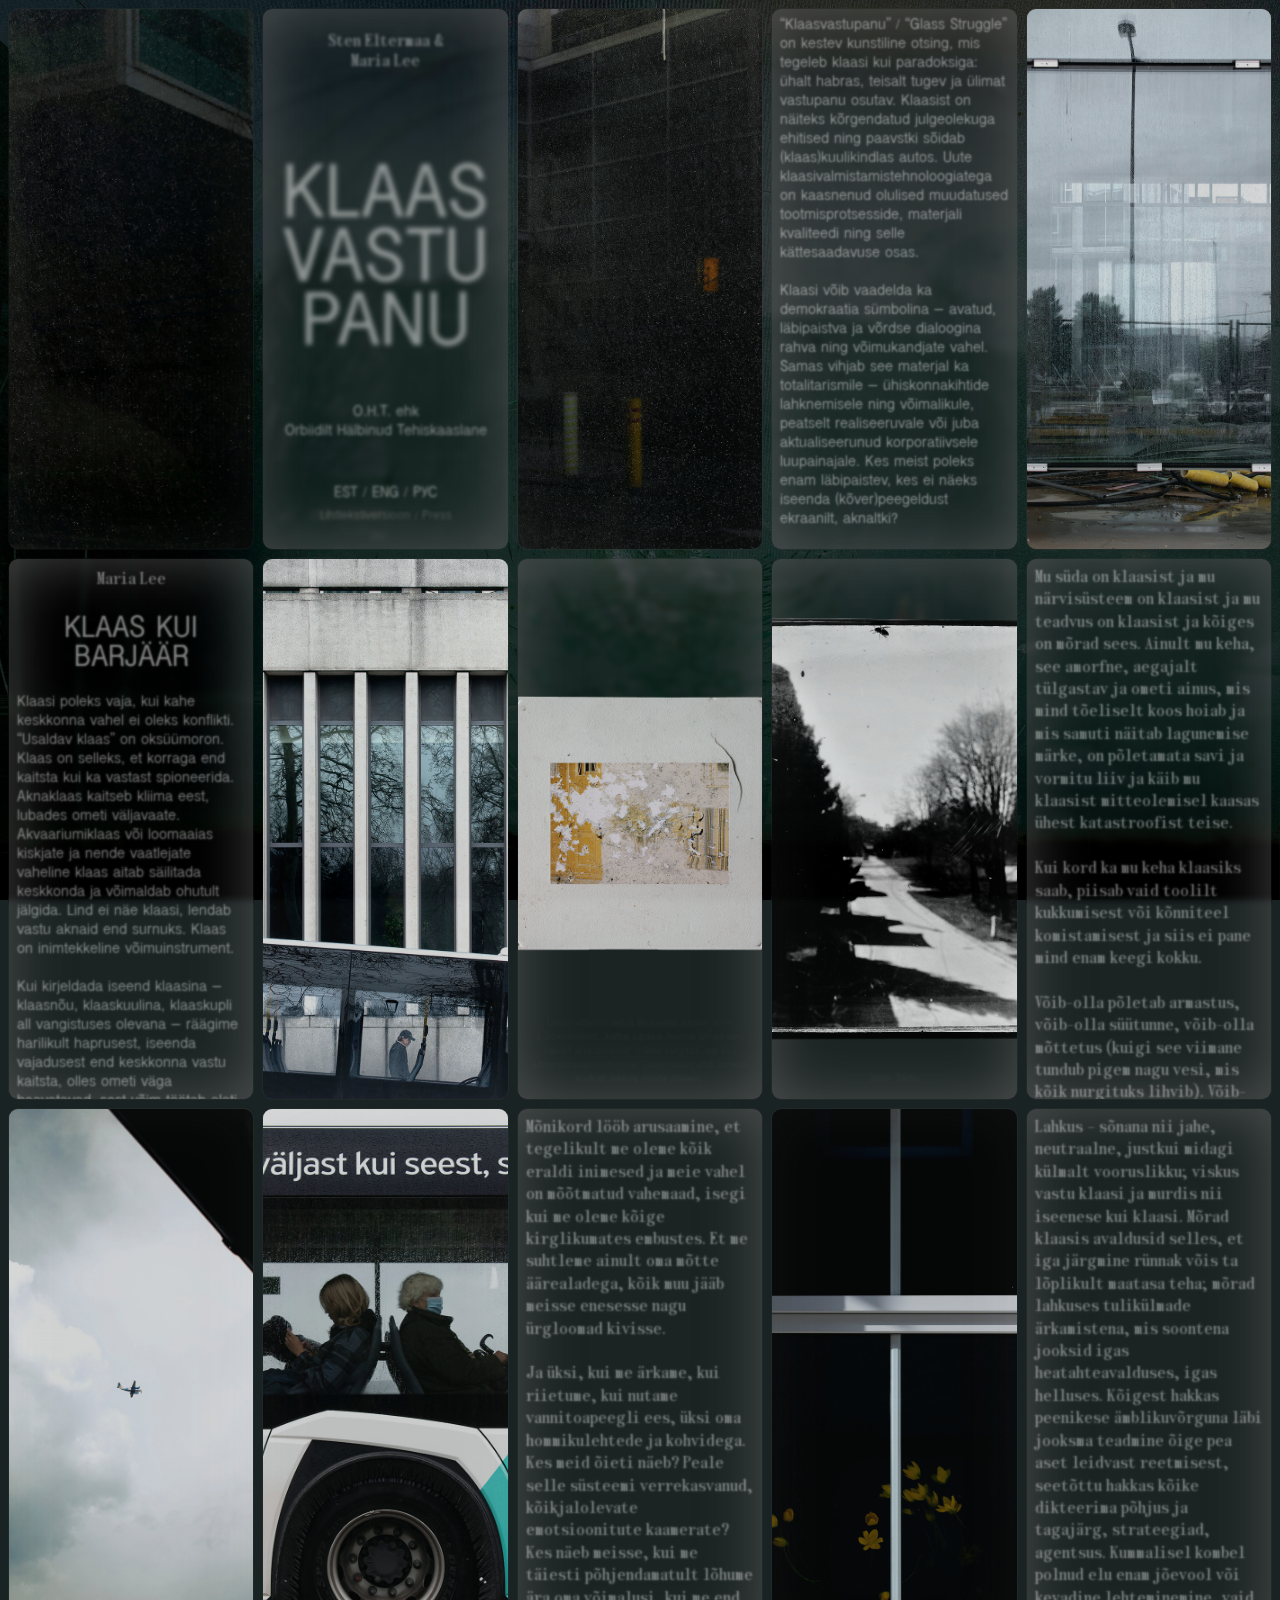
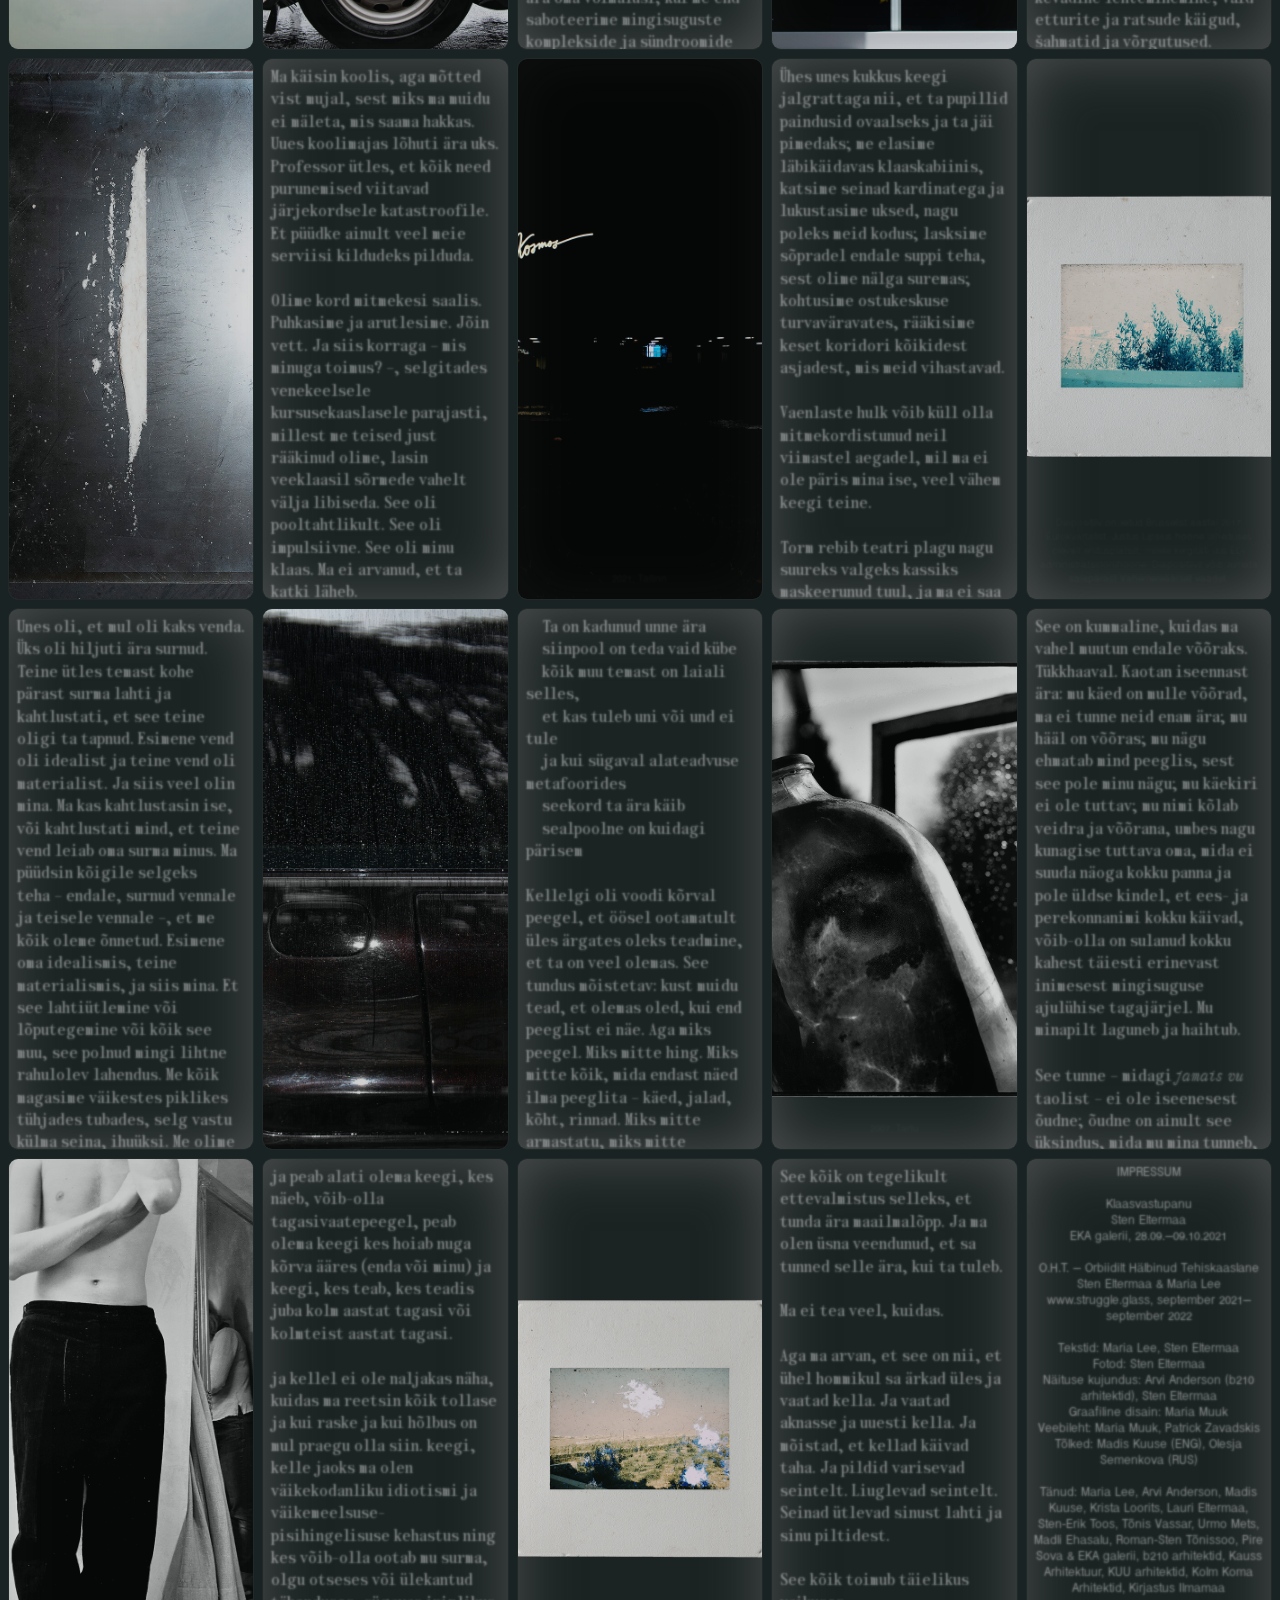
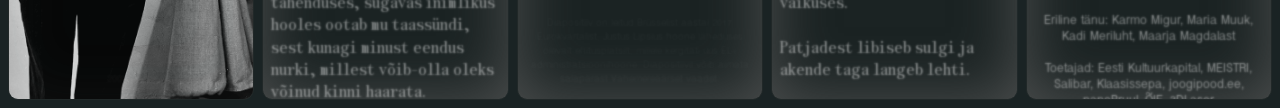
<file: glass-struggle/EST.html>
<!DOCTYPE html>
<html lang="et" ontouchmove>

<head>
    <meta charset="UTF-8">
    <meta http-equiv="Content-Type" content="text/html; charset=utf-8">
    <meta http-equiv="X-UA-Compatible" content="IE=edge">
    <meta name="viewport" content="width=device-width, initial-scale=1.0">
    <title>Glass Struggle</title>
    <link rel="stylesheet" href="style.css">

    <meta property="og:title" content="Glass Struggle / O.H.T." />
    <meta property="og:description" content="Glass Struggle/Klaasvastupanu, Sten Eltermaa, EKA galerii, 28.09.–09.10.2021 / O.H.T. – Orbiidilt Hälbinud Tehiskaaslane, Sten Eltermaa & Maria Lee, www.struggle.glass, september 2021–september 2022">
    <meta property="og:url" content="www.struggle.glass" />
    <meta property="og:image" content="images/katkine-aken-taust.jpg"/>
    <meta property="og:type" content="website" />
    <meta property="fb:app_id" />
    <meta name="twitter:card" content="summary_large_image">
    <link rel="icon" href="images/glassstruggle-favicon.png">

    <script src="https://ajax.googleapis.com/ajax/libs/jquery/3.6.0/jquery.min.js"></script>
  <!-- Global site tag (gtag.js) - Google Analytics -->
<script async src="https://www.googletagmanager.com/gtag/js?id=G-EGW6F4ESTY"></script>
<script>
  window.dataLayer = window.dataLayer || [];
  function gtag(){dataLayer.push(arguments);}
  gtag('js', new Date());

  gtag('config', 'G-EGW6F4ESTY');
</script>
</head>

<body onclick tabIndex=0>
<div class="grid">
    <div class="container">
        <img src="images/diptyhhon1.jpg" alt="Diptühhon 1">
        <div class="pildiallkiri">2016, Haag</div>
    </div>


    <div id="title" class="container">
            <p class="artist no-touch">Sten Eltermaa & <br>Maria Lee</p> <br>
            <p class="title no-touch">KLAAS<br>VASTU<br>PANU<br></p>
            <p class="subtitle no-touch">O.H.T. ehk<br> 
            Orbiidilt Hälbinud Tehiskaaslane <br></p>
            <p class="lang-select no-touch">
                <a href="#">EST</a>
                /
                <a href="/glass-struggle/ENG.html">ENG</a>
                /
                <a href="/glass-struggle/RUS.html">РУС</a>
                <br>
                <span style="font-size:smaller;opacity:0.4;"><a href="/glass-struggle/plaintext-EST.html">Lihttekstiversioon</a>
                /
                <a href="/glass-struggle/press.html">Press</a></span>
            </p>
        </div>
        <div class="container">
            <img src="images/diptyhhon2.jpg" alt="Diptühhon 2">
            <div class="pildiallkiri">2016, Haag</div>
        </div>
        <div class="container">
            <div class="text no-touch" onclick="">
                <p>
                    “Klaasvastupanu” / “Glass Struggle” on kestev kunstiline otsing, mis tegeleb klaasi kui paradoksiga: &#252;halt habras, teisalt tugev ja &#252;limat vastupanu osutav. Klaasist on n&#228;iteks k&#245;rgendatud julgeolekuga ehitised ning paavstki s&#245;idab (klaas)kuulikindlas autos. Uute klaasivalmistamistehnoloogiatega on kaasnenud olulised muudatused tootmisprotsesside, materjali kvaliteedi ning selle k&#228;ttesaadavuse osas.
                    <br><br>
                    Klaasi v&#245;ib vaadelda ka demokraatia s&#252;mbolina&nbsp;– avatud, l&#228;bipaistva ja v&#245;rdse dialoogina rahva ning v&#245;imukandjate vahel. Samas vihjab see materjal ka totalitarismile&nbsp;– &#252;hiskonnakihtide lahknemisele ning v&#245;imalikule, peatselt realiseeruvale v&#245;i juba aktualiseerunud korporatiivsele luupainajale. Kes meist poleks enam l&#228;bipaistev, kes ei n&#228;eks iseenda (k&#245;ver)peegeldust ekraanilt, aknaltki?
                    <br><br>
                    Varjumaks &#252;ldsuse huvi eest, kasutab v&#245;imuaparaat kamuflaa&#382;ina peegeldav-l&#228;bipaistvat pinda. N&#245;nda saab klaas ja aknad arhitektuuris kaasava (l&#228;bipaistev) v&#245;i v&#228;listava (peegeldus) t&#228;henduse, vastavalt sellele on ka ruum avatud v&#245;i suletud. "Klaasvastupanu" probleempunktid koonduvad vaataja/vaadatava ja j&#228;lgija/j&#228;lgitava binaarsuse &#252;mber.
                    <br><br>
                    Klaasil on kaks erinevat ontoloogilist staatust&nbsp;– esemeline ja virtuaalne. Klaasile on omane liminaalsus. Klaasi v&#245;ib vaadelda ka barj&#228;&#228;rina erinevate &#252;hiskonnagruppide vahel. Valitsemis-, v&#245;imu- ja/v&#245;i finantsinstitutsioonide kontekstis avaldub akna virtuaalus autoportreena, mis kujutab sealset keskkonda ja taasesitab seda n&#228;item&#228;nguna; ning seda m&#245;lemal suunal&nbsp;– olenevalt sellest, kummal pool vaataja seisab ning kas pind on l&#228;bipaistev v&#245;i mitte. V&#245;i m&#245;lemat korraga.
                     <br><br>
                    Üheks v&#245;imuaparaadi instrumendiks on j&#228;lgimistegevus. See n&#228;itlikustab turbulentsetel aegadel ka v&#245;imu enese haavatavust. J&#228;relevalve kapitalism kasvab j&#245;udsalt, meelitades inimesi ligi lubadusega luksusele, et seej&#228;rel neid endid isikluandmete kaudu kaubastada. Isikuandmetega kaubitsemine on inimkaubanduse uus h&#252;briidvorm. Ainuke v&#245;imalik revolutsioon, mida t&#228;nap&#228;eval ette v&#245;ib kujutada, on privaatsusp&#245;hine vastasseis. See h&#245;lmab nii igap&#228;evaelu kui ka mastaapsemat meelelaadi ja hoiakut. Kosmilistesse k&#245;rgustesse ulatuvad isikuandmetega kauplevad korporatsioonid tuleb v&#245;tta vastutusele nii sisu usaldusv&#228;&#228;rsuse kui ka oma maksuandmete &#245;igsuse eest&nbsp;– n&#228;iteks l&#228;bi h&#252;vitiste.
                    <br><br>
                    Koost&#246;&#246;s dramaturgi-luuletaja Maria Leega on "Klaasvastupanu” satelliit www.struggle.glass n&#228;htav nii veebis kui ka &#252;hel skulptuuridest (“O.H.T. ehk Orbiidilt H&#228;lbinud Tehiskaaslane”). N&#228;ituse graafiline disainer ning veebiversiooni kontseptualiseerija-disainer on Maria Muuk koos Patrick Zavadskisega. N&#228;ituse kujundaja on Arvi Anderson.
 </p>
            </div>
        </div>
        <div class="container">
            <img src="images/pf1.jpg" alt="Pf1">
            <div class="pildiallkiri">2021, Porto Franco, Tallinn</div>
        </div>

        <div class="container">
            <div class="text no-touch" style="animation-duration: 220s;" onclick="">
                <p class="author">
                    Maria Lee<br><br>
                </p>
                <p class="heading">
                    KLAAS KUI BARJ&#196;&#196;R
                </p>
                <p><br>
                    Klaasi poleks vaja, kui kahe keskkonna vahel ei oleks konflikti. <span style="white-space: nowrap">“Usaldav</span> klaas” on oks&#252;&#252;moron. Klaas on selleks, et korraga end kaitsta kui ka vastast spioneerida. Aknaklaas kaitseb kliima eest, lubades ometi v&#228;ljavaate. Akvaariumiklaas v&#245;i loomaaias kiskjate ja nende vaatlejate vaheline klaas aitab s&#228;ilitada keskkonda ja v&#245;imaldab ohutult j&#228;lgida. Lind ei n&#228;e klaasi, lendab vastu aknaid end surnuks. Klaas on inimtekkeline v&#245;imuinstrument.
                    <br><br>
                    Kui kirjeldada iseend klaasina&nbsp;– klaasn&#245;u, klaaskuulina, klaaskupli all vangistuses olevana&nbsp;– r&#228;&#228;gime harilikult haprusest, iseenda vajadusest end keskkonna vastu kaitsta, olles ometi v&#228;ga haavatavad, sest v&#245;im t&#246;&#246;tab alati moel v&#245;i teisel kahesuunaliselt. Kardame, et oleme liiga l&#228;bin&#228;htavad. Et iga l&#246;&#246;k v&#245;ib meid purustada. Samas on sel oma v&#245;lu: armastust ei ole haavatavuseta; ilma oma verd ja soolikaid s&#245;na otseses m&#245;ttes teise h&#245;lma m&#228;&#228;rimata, avame end justkui klaasi tagant, olles t&#228;ielikult n&#228;htavad, kuid kaitstes end ja teist t&#228;ieliku kokkusulamise, kokkukasvamise eest. See valu ja v&#245;lu innustab kunstivorme oma k&#245;rgemates ja madalamates stiilides katsetama t&#228;ieliku l&#228;bipaistvuse illusiooniga, olgu reaalse klaasi v&#245;i virtuaalsega, foto, videokaamerate abil&nbsp;– inimene kui loomaaialoom, &#252;lej&#228;&#228;nud liigist v&#228;lja astuv ekspositsioon; see on &#252;htaegu alandav, t&#228;ielikult haavatav positsioon; teiselt poolt v&#245;imestav&nbsp;– v&#245;tta peategelase roll, taandada vaatleja anon&#252;&#252;mseks massiks. Aga oluline on selle juures kas materiaalne v&#245;i kujutletav barj&#228;&#228;r. Teatris r&#228;&#228;gitakse <span style="white-space: nowrap">“neljandast</span> seinast”, mis sisuliselt pole samuti muud kui metafoor klaasist, aknast. Meie j&#228;lgime, aga nemad “ei tea”, et me j&#228;lgime. 
                    <br><br>
                    Klaas v&#245;ib aga olla ka ligip&#228;&#228;smatust, tugevust s&#252;mboliseeriv element. Klaasjas pilk t&#228;hendab l&#228;bitungimatut pilku, mis emotsioone ei reeda. J&#228;&#228; kui naturaalselt esinev klaas: muudab oma s&#252;dame j&#228;&#228;ks&nbsp;– s.t., miski ei saa haavata, &#252;htegi tundevirvendust ei lubata ligi, olgu v&#245;i metafoorid eri versioonides <span style="white-space: nowrap">“j&#228;&#228;kuningannadest”</span>, olgugi siin r&#245;hk rohkem temperatuuril ja mitte klaasisel haavamatusel.
                    <br><br>
                    Kui loodi esimesed automobiilid, kasutati akendes tavalist klaasi, mis kokkup&#245;rkel purunesid suurteks teravate servadega t&#252;kkideks nii et kui avariissesattunu ei surnud l&#246;&#246;gi tagaj&#228;rjel, siis v&#228;ga t&#245;en&#246;oliselt sai surmavad haavad klaasikildudest. T&#228;nap&#228;eval kasutame karastatud klaasi, n&#245;udlikematel juhtudel lamineeritud klaasi. Ja ometi, olgu klaas kui tahes vajalik vahend inimesele, kes temaga opereerib ja teda manipuleerib, hakkab klaas v&#245;imalusel inimv&#245;imule vastupanu osutama; ta ei pruugi enam olla relv, vaid agressor ise, astudes vastu v&#228;&#228;rkasutusele, osutudes vigade esinemisel eluohtlikuks. Nii toimib muidugi ka iga teine ressurss. Alles me vahetasime klaasi vastupidavama ja odavama l&#228;bipaistva plasti vastu, ja juba upume s&#245;na t&#245;sises m&#245;ttes plastj&#228;&#228;kidesse.
                    <br><br>
                    Ning muidugi k&#252;simus klaasist kui illusioonist&nbsp;– peegeldajast, simulaatorist, mis muudab mis tahes n&#228;htuse justkui k&#228;egakatsutavaks 2D kujutluseks. Narkissos vaatles oma peegeldust tiigiveel nii kaua, et suri&nbsp;– m&#245;jus metafoor, mis aga ps&#252;hholoogiliselt on ebaveenev. Peegelpindade, veel enam aga ka video- ja fototehnika ajastul oleme aga k&#245;ik moel v&#245;i teisel n&#228;lga surevad nartsissistid, pidevalt teadlikud sellest, et meid v&#245;idakse vaadelda, sest me ise vaatleme kogu aeg teisi. See on kahesuunaline panoptikum. Klaas kui peegelpind paneb meid modifitseerima oma k&#228;itumist, sunnib meid fabritseerima oma autentsust. Enam kui kunagi varem oleme v&#228;ga teadlikud sellest, millised me v&#228;lja n&#228;eme ja t&#245;en&#228;oliselt m&#245;tleme sellest pidevalt palju kordi rohkem kui meie sajanditagused esivanemad. Kui iga m&#245;te on tegu, siis mis tegu on enese v&#228;limusele m&#245;tlemine? Kes on patuta, visaku esimene kivi. Need, kes elavad klaasist majades, &#228;rgu pildugu kive.
                    <br><br>
                    Ps&#252;hholoogiliselt aga n&#228;ikse nii, et mida enam me tegeleme pealispindade, iseenese ja teiste fassaadidega, seda enam kaotame valvsust tegeliku sisu &#252;le. Iga internetti laetud pildiga, iga liigutusega internetis anname j&#228;rjest enam oma privaatsusest &#228;ra; vaateakendel oma m&#246;&#246;duvat peegeldust kohendades n&#228;ime unustavat klaassilmsed kaamerad, mis meid igal sammul j&#228;lgivad. Lollitame end m&#245;ttega, nagu v&#245;im oleks veel meil, nagu meie oleksime j&#228;lgijad; ja vahel ehk hoopis vastupidi&nbsp;– nagu keegi tahaks meid j&#228;lgida, nagu v&#245;iksime kellelegi huvi pakkuda, kui t&#245;ep&#228;rane tegelikkus on lihtsalt see, et me oleme kogu aeg j&#228;lgitavad, me ise olemegi turvarisk, aga ilmselt suurema osa ajast ei j&#228;lgi meid ei naaber, ei taevas uitavad satelliidid, ei jumal, ilmselt mitte l&#228;him s&#245;bergi.
                    <br><br>
                    Ja klaaspindadele p&#252;hendudes kaotame tihti valvsuse selle &#252;le, mis tegelikult nende taga toimub, ja unustame end j&#228;lgima iseend nii, nagu seda v&#245;iks teha keegi teine. Klaas on inimese v&#245;imuinstrument, aga kes meist on veel inimesed, kellel on v&#245;im?                    
                </p>
            </div>
        </div>
        <div class="container">
            <img src="images/buss.jpg" alt="Buss">
            <div class="pildiallkiri">2020, Brüssel</div>
        </div>

        <div class="container">
            <img src="images/diapositiiv3.png" alt="Diapositiiv Brüsselist">
            <div class="pildiallkiri">Diapositiiv on leitud Br&#252;sselist aastal 2017  Eurokvartalist, Justus Lipsius hoone l&#228;heduses olevalt ehitusplatsilt, millele kergitati uus EL-i administratsioonihoone. Diapositiivil v&#245;ib aimata kodust <i>natura morta</i> stseeni.
            </div>
        </div>

        <div class="container">
            <img src="images/k2rbes.png" alt="Kärbes">
            <div class="pildiallkiri">2007, Tartu</div>
        </div>


        <div class="container">
            <div class="text no-touch" style="animation-duration:85s;" onclick="">
                <p class="poetry">
                    Mu s&#252;da on klaasist ja mu n&#228;rvis&#252;steem on klaasist ja mu teadvus on klaasist ja k&#245;iges on m&#245;rad sees. Ainult mu keha, see amorfne, aegajalt t&#252;lgastav ja ometi ainus, mis mind t&#245;eliselt koos hoiab ja mis samuti n&#228;itab lagunemise m&#228;rke, on p&#245;letamata savi ja vormitu liiv ja k&#228;ib mu klaasist mitteolemisel kaasas &#252;hest katastroofist teise.
                    <br><br>
                    Kui kord ka mu keha klaasiks saab, piisab vaid toolilt kukkumisest v&#245;i k&#245;nniteel komistamisest ja siis ei pane mind enam keegi kokku.
                    <br><br>
                    V&#245;ib-olla p&#245;letab armastus, v&#245;ib-olla s&#252;&#252;tunne, v&#245;ib-olla m&#245;ttetus (kuigi see viimane tundub pigem nagu vesi, mis k&#245;ik nurgituks lihvib). V&#245;ib-olla hirm, kirg v&#245;i &#252;ksindus.
                    <br><br>
                    V&#245;ib-olla mingi sisemine, haprast kristallklaasist teadmine&nbsp;– pigem vist aimdus&nbsp;– maailmast, milles ma tahaksin elada, kui oleksin s&#252;ndinud teise eksistentsi v&#245;i mateeriasse.
                    <br><br>
                    Selleks, et f&#252;&#252;sis klaasiks puhuda ja kildudeks pilduda, koos k&#245;ige muuga.
   </p>
            </div>
        </div>

        <div class="container">
            <img src="images/lennuk.jpg" alt="Lennuk">
            <div class="pildiallkiri">2021, Tallinn</div>
 </div>
        <div class="container">
            <img src="images/nimetu.jpg" alt="Nimetu">
            <div class="pildiallkiri">2021, Tallinn</div>
        </div>



        <div class="container">
            <div class="text no-touch" style="animation-duration:80s;" onclick="">
                <p class="poetry">
                    M&#245;nikord l&#246;&#246;b arusaamine, et tegelikult me oleme k&#245;ik eraldi inimesed ja meie vahel on m&#245;&#245;tmatud vahemaad, isegi kui me oleme k&#245;ige kirglikumates embustes. Et me suhtleme ainult oma m&#245;tte &#228;&#228;realadega, k&#245;ik muu j&#228;&#228;b meisse enesesse nagu &#252;rgloomad kivisse.
                    <br><br>
                    Ja &#252;ksi, kui me &#228;rkame, kui riietume, kui nutame vannitoapeegli ees, &#252;ksi oma hommikulehtede ja kohvidega. Kes meid &#245;ieti n&#228;eb? Peale selle s&#252;steemi verrekasvanud, k&#245;ikjalolevate emotsioonitute kaamerate? Kes n&#228;eb meisse, kui me t&#228;iesti p&#245;hjendamatult l&#245;hume &#228;ra oma v&#245;imalusi, kui me end saboteerime mingisuguste komplekside ja s&#252;ndroomide p&#228;rast, mille p&#245;hjuseid me isegi enam ei m&#228;leta?
                    <br><br>
                    V&#245;ib-olla nad n&#228;evad meie skeletini, v&#245;ib-olla nad skanneerivad l&#228;bi meie kasvajaalti lihaskoe, meie t&#245;bise vere, aga kas nad sealjuures n&#228;evad, kuiv&#245;rd me tegelikult p&#252;&#252;ame ennast eitada, end tulevikule p&#252;hendada? Kas nad on v&#245;imelised n&#228;gema meie armastust, mille k&#252;lge me k&#245;igest hoolimata, elup&#245;letajalikult klammerdume? N&#228;evad nad meie kirglikke, meeleheitlikke p&#252;&#252;dlusi?
                    <br><br>
                    Ma arvan, et ei.
                    <br><br>
                    Oleks siis v&#228;hemasti, et me ise teineteist n&#228;eme.
                 </p>
            </div>
        </div>


        <div class="container">
            <img src="images/lilled aknal uus 2 v.jpg" alt="Lilled aknal">
            <div class="pildiallkiri">2020, Tallinn</div>
        </div>

        <div class="container">
            <div class="text no-touch" style="animation-duration:90s;" onclick="">
                <p class="poetry">
                    Lahkus&nbsp;– s&#245;nana nii jahe, neutraalne, justkui midagi k&#252;lmalt vooruslikku; viskus vastu klaasi ja murdis nii iseenese kui klaasi. M&#245;rad klaasis avaldusid selles, et iga j&#228;rgmine r&#252;nnak v&#245;is ta l&#245;plikult maatasa teha; m&#245;rad lahkuses tulik&#252;lmade &#228;rkamistena, mis soontena jooksid igas heatahteavalduses, igas helluses. K&#245;igest hakkas peenikese &#228;mblikuv&#245;rguna l&#228;bi jooksma teadmine &#245;ige pea aset leidvast reetmisest, seet&#245;ttu hakkas k&#245;ike dikteerima p&#245;hjus ja tagaj&#228;rg, strateegiad, agentsus. Kummalisel kombel polnud elu enam j&#245;evool v&#245;i kevadine lehteminemine, vaid etturite ja ratsude k&#228;igud, šahmatid ja v&#245;rgutused.
                    <br><br>
                    Aga ei, seda ei saa lubada; see ajab pead sassi, see keerab s&#252;damed tagurpidi. Ei, siit selg ees taganeda, taganeda, las uksed sulguvad, las valgus kustub.
                    <br><br>
                    Tagasi &#246;he, kus juhatab intuitsioon; paekivi praguneb, j&#228;&#228; kildub; mitte mingeid m&#245;rasid.
                    <br><br>
                    Kui kukkuda, siis ilma hoiatuseta.
                </p>
            </div>
        </div>
        <div class="container">
            <img src="images/jutt.jpg" alt="Jutt">
            <div class="pildiallkiri">2020, Tallinn</div>
        </div>




        <div class="container">
            <div class="text no-touch" style="animation-duration:60s;" onclick="">
                <p class="poetry">
                    Ma k&#228;isin koolis, aga m&#245;tted vist mujal, sest miks ma muidu ei m&#228;leta, mis saama hakkas. Uues koolimajas l&#245;huti &#228;ra uks. Professor &#252;tles, et k&#245;ik need purunemised viitavad j&#228;rjekordsele katastroofile. Et p&#252;&#252;dke ainult veel meie serviisi kildudeks pilduda.
                    <br><br>
                    Olime kord mitmekesi saalis. Puhkasime ja arutlesime. J&#245;in vett. Ja siis korraga&nbsp;– mis minuga toimus?&nbsp;–, selgitades venekeelsele kursusekaaslasele parajasti, millest me teised just r&#228;&#228;kinud olime, lasin veeklaasil s&#245;rmede vahelt v&#228;lja libiseda. See oli pooltahtlikult. See oli impulsiivne. See oli minu klaas. Ma ei arvanud, et ta katki l&#228;heb.
                    <br><br>
                    Aga l&#228;ks. P&#252;&#252;dsin killud kokku korjata&nbsp;– nii paljudeks v&#228;ikesteks n&#228;htamatuteks kildudeks pole kunagi miski purunenud&nbsp;–, aga keegi ei aidanud mind, ega ma isegi eriti ei viitsinud. Ometi sai selgeks see, et miski t&#245;esti viitab s&#252;vastruktuuride &#252;mberpaigutumisele ja sellele, et ees on h&#228;vingu ja katakl&#252;smide ajastu. Ja veel enam, ma olin seda ise p&#245;hjustanud&nbsp;– mitte kogemata, vaid omaenda sadismist. See polnud enam kaugete instantside m&#228;ng.
                    <br><br>
                    Ukse me saime uue, ja kardinad saime uued, kuigi need akende eest pidevalt &#228;ra kukkusid. Aga selle &#252;le ainult naerdi.
                   </p>
            </div>
        </div>
        <div class="container">
            <img src="images/kosmos7.jpg" alt="">
            <div class="pildiallkiri">2021, Tallinn</div>
        </div>

        <div class="container">
            <div class="text no-touch" style="animation-duration:150s;" onclick="">
                <p class="poetry">
                    &#220;hes unes kukkus keegi jalgrattaga nii, et ta pupillid paindusid ovaalseks ja ta j&#228;i pimedaks; me elasime l&#228;bik&#228;idavas klaaskabiinis, katsime seinad kardinatega ja lukustasime uksed, nagu poleks meid kodus; lasksime s&#245;pradel endale suppi teha, sest olime n&#228;lga suremas; kohtusime ostukeskuse turvav&#228;ravates, r&#228;&#228;kisime keset koridori k&#245;ikidest asjadest, mis meid vihastavad.
                    <br><br>
                    Vaenlaste hulk v&#245;ib k&#252;ll olla mitmekordistunud neil viimastel aegadel, mil ma ei ole p&#228;ris mina ise, veel v&#228;hem keegi teine.
                    <br><br>
                    Torm rebib teatri plagu nagu suureks valgeks kassiks maskeerunud tuul, ja ma ei saa eitada, et hetkiti tahaksin olla keegi, kes ei usuks, et selline ilm olemas v&#245;ib olla.
                    <br><br>
                    Keegi, kes on veel kolmek&#252;mneseltki noor.
                    <br><br>
                    Keegi, kes ei vea enda j&#228;rel k&#245;ike, mis iial valesti on l&#228;inud.
                    <br><br>
                    Keegi, kes ei l&#228;he vabasurma ilu p&#228;rast, vaid kelle jaoks on vaid &#252;ks kriteerium: l&#245;bus, huvitav, r&#245;&#245;mus.
                    <br><br>
                    Sest selle ilu m&#245;istega, m&#245;iste avamisega, olen endale k&#252;ll paraja karuteene teinud.
                    <br><br>
                    Ma usun&nbsp;– tahtsin &#246;elda, et arvan, aga tegelikult ei arva; lihtsalt usun&nbsp;–, et s&#245;na “ilus” on algup&#228;raselt sees&#252;tlevas k&#228;&#228;ndes. Kui sa oled ilus, siis t&#228;hendab see, et sa oled ilu sees, t&#228;hendab, oled minetanud iseend, pole sa ise, oled vastuv&#245;tja, oled avatud olevale: ilule. Kui sa oled t&#245;eliselt ilus, siis sa ei muretse, kas sina ise oled ilus. Kui sa oled p&#228;riselt elus nagu “elu sees”, siis sa ei m&#245;tle, kas see oled sina, kes elab. Sa ei saa end vaadata k&#245;rvalt nagu kedagi, kes on, sest sa oled t&#228;ielikult selle sees; nii, nagu ollakse m&#228;ngu sees, nagu ollakse lummuses, nagu ollakse unes.
                    <br><br>
                    See v&#245;ib olla sekundid, see v&#245;ib olla eluaeg&nbsp;– see hetk puhast olemist. Hetk, mis pole ajas; on v&#228;ljaspool aega; on Augenblick.
                    <br><br>
                    Ilu on muutuv, fikseerimatu. See pole totaalne v&#245;i absoluutne, iga&#252;he jaoks samal moel, samal m&#228;&#228;ral. Ilu v&#245;ib olla milles iganes&nbsp;– ja v&#245;ib mitte olla. V&#245;ib kaduda niisama kiiresti, kui end ilmutas. See on katkematu dialoog sinu enese ja sind &#252;mbritseva vahel, nagu helilained v&#245;i valgusosakesed.  
                  </p>
            </div>
        </div>

        <div class="container">
            <img src="images/diapositiiv1.png" alt="Diapositiiv Brüsselist">
            <div class="pildiallkiri">Diapositiiv on leitud Br&#252;sselist aastal 2017 Eurokvartalist, Justus Lipsius hoone l&#228;heduses olevalt ehitusplatsilt, millele kergitati uus EL-i administratsioonihoone. Diapositiivil v&#245;ib aimata salap&#228;rast Vahemere&#228;&#228;rset vaadet.
            </div>
        </div>



        <div class="container">
            <div class="text no-touch" style="animation-duration:100s;" onclick="">
                <p class="poetry">
                    Unes oli, et mul oli kaks venda. Üks oli hiljuti &#228;ra surnud. Teine &#252;tles temast kohe p&#228;rast surma lahti ja kahtlustati, et see teine oligi ta tapnud. Esimene vend oli idealist ja teine vend oli materialist. Ja siis veel olin mina. Ma kas kahtlustasin ise, v&#245;i kahtlustati mind, et teine vend leiab oma surma minus. Ma p&#252;&#252;dsin k&#245;igile selgeks teha&nbsp;– endale, surnud vennale ja teisele vennale&nbsp;–, et me k&#245;ik oleme &#245;nnetud. Esimene oma idealismis, teine materialismis, ja siis mina. Et see lahti&#252;tlemine v&#245;i l&#245;putegemine v&#245;i k&#245;ik see muu, see polnud mingi lihtne rahulolev lahendus. Me k&#245;ik magasime v&#228;ikestes piklikes t&#252;hjades tubades, selg vastu k&#252;lma seina, ihu&#252;ksi. Me olime alati niimoodi maganud, isegi et nad olid mu vennad ja nad olid k&#245;rvaltubades, ja sellep&#228;rast k&#245;ik see juhtuski.
                    <br><br>
                    Üks mees tahtis nii v&#228;ga, et teda n&#228;htaks, et rebis oma silmadelt silmi ja paiskas neid pimedasse saali iseendale vastu helkima ja helendama, iseend vaatama; rebis oma silmadelt tuhandete kaupa silmi, kuni ta n&#228;gu ja k&#228;ed jooksid verd ja ta ei n&#228;inud enam midagi.
                    <br>&#8195;Karjed j&#228;&#228;vad.
                    </p>
            </div>
        </div>
        <div class="container">
            <img src="images/matustel.jpg" alt="Matustel">
            <div class="pildiallkiri">2021, Tallinn</div>
        </div>

        <div class="container">
            <div class="text no-touch" onclick="">
                <p class="poetry">
                    &#8195;Ta on kadunud unne &#228;ra
                    <br>&#8195;siinpool on teda vaid k&#252;be
                    <br>&#8195;k&#245;ik muu temast on laiali selles,
                    <br>&#8195;et kas tuleb uni v&#245;i und ei tule
                    <br>&#8195;ja kui s&#252;gaval alateadvuse metafoorides
                    <br>&#8195;seekord ta &#228;ra k&#228;ib
                    <br>&#8195;sealpoolne on kuidagi p&#228;risem
                    <br><br>
                    Kellelgi oli voodi k&#245;rval peegel, et &#246;&#246;sel ootamatult &#252;les &#228;rgates oleks teadmine, et ta on veel olemas. See tundus m&#245;istetav: kust muidu tead, et olemas oled, kui end peeglist ei n&#228;e. Aga miks peegel. Miks mitte hing. Miks mitte k&#245;ik, mida endast n&#228;ed ilma peeglita&nbsp;– k&#228;ed, jalad, k&#245;ht, rinnad. Miks mitte armastatu, miks mitte raamatud, klaver, kass.
                    <br><br>
                    Ei&nbsp;– mul on vaja n&#228;ha mu silmi; isegi kui videvikust varjutatuid, pimedusest pilkaseid. Ma asetan k&#228;ed risti oma rinnale, fikseerin &#228;ra m&#245;lemad &#245;lad ja randmed, ja tunnen taas, et olen olemas. Ma puudutan l&#228;bi poolune krobelist krohvitud seina, sest see &#252;tleb mulle, et maailm mu &#252;mber on p&#228;ris, isegi kui tegelikult ei ole. Mida karedam on maailm, seda enam on ta p&#228;ris; iga pehmus reedab valet. Ma kaevan oma s&#245;rmed kehasse, mis on pehme, mis on vale, illusoorne, mida ei ole olemas, ja ootan hommikut, et uuesti, j&#228;tkuvalt k&#252;sida, mis on p&#228;ris.
                    <br><br>
                    K&#245;ige rohkem on p&#228;ris see peegelpind, nii sile, et peegeldab, ilma &#252;hegi poori, auguta. Ainult see on p&#228;ris. K&#245;ik pehme, poorne, roiskuv, vananev on illusioon.
                    <br><br>
                    Me matame ta mulda ja kastame kalmuk&#252;nka &#252;le. Sa, kadunuke, oled tint meie kampsunikiududes, kuivatuspaberis. Kadumatu ja ebareaalne.
                </p>
            </div>
        </div>


        <div class="container">
            <img src="images/purgis.png" alt="Nägu purgis">
            <div class="pildiallkiri">2007, Tartu</div>
        </div>

        <div class="container">
            <div class="text" style="animation-duration:95s;" onclick="">
                <p class="poetry">
                    See on kummaline, kuidas ma vahel muutun endale v&#245;&#245;raks. T&#252;kkhaaval. Kaotan iseennast &#228;ra: mu k&#228;ed on mulle v&#245;&#245;rad, ma ei tunne neid enam &#228;ra; mu h&#228;&#228;l on v&#245;&#245;ras; mu n&#228;gu ehmatab mind peeglis, sest see pole minu n&#228;gu; mu k&#228;ekiri ei ole tuttav; mu nimi k&#245;lab veidra ja v&#245;&#245;rana, umbes nagu kunagise tuttava oma, mida ei suuda n&#228;oga kokku panna ja pole &#252;ldse kindel, et ees- ja perekonnanimi kokku k&#228;ivad, v&#245;ib-olla on sulanud kokku kahest t&#228;iesti erinevast inimesest mingisuguse ajul&#252;hise tagaj&#228;rjel. Mu minapilt laguneb ja haihtub.
                    <br><br>
                    See tunne&nbsp;– midagi <i>jamais vu</i> taolist&nbsp;– ei ole iseenesest &#245;udne; &#245;udne on ainult see &#252;ksindus, mida mu mina tunneb, kui ta koor mureneb. Selles on palju sarnast lahkuminekuga, kui m&#245;ni kuu hiljem &#228;rkad unen&#228;ost, milles oli k&#245;ik veel korras ja olemas, ja tuleb meelde, et miski pole enam korras ja midagi ei ole enam olemas&nbsp;– et toda aega ja praegust eraldavad koledad konfliktid, m&#228;&#228;ritud valed ja emotsionaalne h&#228;ma. See meeldetulemine teeb veel &#252;ksikumaks kui &#252;kski mahaj&#228;tmine, asi iseeneses, suudaks.
                    <br><br>
                    Vahel on t&#252;kke minust puudu pikemate perioodide jooksul: mu k&#228;eselg on mitu n&#228;dalat ebamina, mu h&#228;&#228;l on oma ainult &#252;&#252;rikesteks hetkedeks. Enamasti aga naaseb mu mina oma ettekirjutustesse &#245;ige varsti, j&#228;ttes alles ainult j&#228;&#228;khelenduva vaakumtunde sellest, kuidas v&#245;iks olla, kui ei oleks.
                    <br><br>
                    V&#245;ib-olla m&#245;tlen ma enese peale liiga palju, sest ei ole, kellele veel m&#245;elda. K&#245;ik v&#228;line on minusse traageldunud nagu &#252;ha arenev egoprobleem; k&#245;ik inimesed on erinevad, suhteliselt suvalised punktid mu enesekuvandi-koordinaatteljestikus; ma suudan aistitavat maailma vastu v&#245;tta ainult nii, nagu h&#252;poteetiline mina v&#245;iks teoreetiliselt suuta seda vastu v&#245;tta.
                </p>
            </div>
        </div>

        <div class="container">
            <img src="images/emavend.png" alt="Ema/vend">
            <div class="pildiallkiri">2007, Tartu</div>
        </div>

        <div class="container">
            <div class="text no-touch" style="animation-duration:85s;" onclick="">
                <p class="poetry">
                    ja peab alati olema keegi, kes n&#228;eb, v&#245;ib-olla tagasivaatepeegel, peab olema keegi kes hoiab nuga k&#245;rva &#228;&#228;res (enda v&#245;i minu) ja keegi, kes teab, kes teadis juba kolm aastat tagasi v&#245;i kolmteist aastat tagasi.
                    <br><br>
                    ja kellel ei ole naljakas n&#228;ha, kuidas ma reetsin k&#245;ik tollase ja kui raske ja kui h&#245;lbus on mul praegu olla siin. keegi, kelle jaoks ma olen v&#228;ikekodanliku idiotismi ja v&#228;ikemeelsuse-pisihingelisuse kehastus ning kes v&#245;ib-olla ootab mu surma, olgu otseses v&#245;i &#252;lekantud t&#228;henduses, s&#252;gavas inimlikus hooles ootab mu taass&#252;ndi, sest kunagi minust eendus nurki, millest v&#245;ib-olla oleks v&#245;inud kinni haarata.
                    <br><br>
                    aga kuiv&#245;rd see keegi v&#245;ib-olla ongi alati olemas, samav&#245;rd on paratamatu, et ma ta igas uues kehastuses reedan, n&#228;en unes alatuid v&#245;&#245;raid, sest oma rongimentaliteedis k&#252;sin ma r&#246;&#246;baste j&#228;rele; olen tema marionett v&#245;&#245;rastes magnetv&#228;ljades, isetahtsi katki kahe s&#252;steemi vahel.
                </p>
            </div>
        </div>

        <div class="container">
            <img src="images/diapositiiv2.png" alt="Diapositiiv Brüsselist">
            <div class="pildiallkiri">Diapositiiv on leitud Br&#252;sselist aastal 2017 Eurokvartalist, Justus Lipsius hoone l&#228;heduses olevalt ehitusplatsilt, millele kergitati uus EL-i administratsioonihoone. Diapositiivil v&#245;ib aimata salap&#228;rast Vahemere&#228;&#228;rset vaadet.
            </div>
        </div>


        <div class="container">
            <div class="text" style="animation-duration:190s;" onclick="">
                <p class="poetry">
                    See k&#245;ik on tegelikult ettevalmistus selleks, et tunda &#228;ra maailmal&#245;pp. Ja ma olen &#252;sna veendunud, et sa tunned selle &#228;ra, kui ta tuleb.
                    <br><br>
                    Ma ei tea veel, kuidas.
                    <br><br>
                    Aga ma arvan, et see on nii, et &#252;hel hommikul sa &#228;rkad &#252;les ja vaatad kella. Ja vaatad aknasse ja uuesti kella. Ja m&#245;istad, et kellad k&#228;ivad taha. Ja pildid varisevad seintelt. Liuglevad seintelt. Seinad &#252;tlevad sinust lahti ja sinu piltidest.
                    <br><br>
                    See k&#245;ik toimub t&#228;ielikus vaikuses.
                    <br><br>
                    Patjadest libiseb sulgi ja akende taga langeb lehti.
                    <br><br>
                    Ja on v&#228;ga, v&#228;ga vaikne.
                    <br><br>
                    Ma ei tea, aga ma arvan, et esimene asi, mille sa &#228;ra tunned, on vaikus.
                    <br><br>
                    Ja siis tuleb tyhjus. K&#245;igepealt akendest, voolab, avab silmad pimedusele, udusse haihtuvad elektriliinid ja raudteer&#246;&#246;pad ja vastasmajad. Ja puid ei ole neid enam neid kurbi l&#228;bivihmaseid puuskelette pole.
                    <br><br>
                    See on tyhjus.
                    <br><br>
                    Ja vaikselt&nbsp;– sa enam ei liiguta, enam ei hinga&nbsp;– ta tuleb, libiseb m&#246;&#246;da seinu ja noolib olematuks su maist vara. Ja sa vaatad ja ei tunne. Ta s&#246;&#246;b &#228;ra su peeglid ja sa kaotad kontakti iseendaga. Ta s&#246;&#246;b su igiomased tekstuurid&nbsp;– kohvitassi, raamaturiiuli, plaadikarbid, kirjutuslaua&nbsp;–, selle su s&#252;mboolse oleluse karkassi. Kuni sul pole enam midagi puudutada.
                    <br><br>
                    Ja kuni sa seda k&#245;ike j&#228;lgid ja valgus saab &#252;le sinu tohutuks, siis n&#245;rgub ta su silmadesse ja tilgub ajju ja imendub verre ja kandub m&#246;&#246;da su kogu keha laiali ja muudab olematuks&nbsp;– kannab olematuse halastamatult igavestesse registritesse k&#245;ik su eneseh&#228;vituseharjumused, su s&#246;&#246;mis- v&#245;i joomis- v&#245;i hingamish&#228;ired, su armid ja armud ja neuroosid ja ka k&#245;ik, mis sa iial head oled teinud ja m&#245;elnud ja olnud.
                    <br><br>
                    Sa ei m&#245;tle enam midagi, sa ei tunne enam midagi.
                    <br><br>
                    Ja kui sa siis t&#245;stad k&#228;ed oma silmade ette, n&#228;ed ainult aeglaselt &#228;hmastuvaid luukerekontuure sulavat valgusesse, mis sind &#252;mbritseb, su k&#228;test saavad puud&nbsp;– ja v&#245;ib-olla viivuks veel tuleb sulle meelde, et nende k&#228;tega sa hoidsidki maailmast kinni&nbsp;– su k&#228;test saab ruum ja linn ja universum.
                    <br><br>
                    Kuni sa oledki universum ja tyhjus.
                    <br><br>
                    Ma arvan, et niiviisi see l&#228;heb, kui sa &#252;hel hommikul &#252;les &#228;rkad ja kellad k&#228;ivad taha.
                </p>
            </div>
        </div>


        <div class="container">
            <div class="textkolofon no-touch" onclick="">
                <p style="text-align:center">IMPRESSUM
                    <br><br>
                    Klaasvastupanu
                    <br>Sten Eltermaa
                    <br>EKA galerii, 28.09.–09.10.2021
                    <br><br>
                    O.H.T. – Orbiidilt Hälbinud Tehiskaaslane
                    <br>Sten Eltermaa & Maria Lee
                    <br>www.struggle.glass, september 2021–september 2022
                    <br><br>
                    Tekstid: Maria Lee, Sten Eltermaa
                    <br>Fotod: Sten Eltermaa
                    <br>Näituse kujundus: Arvi Anderson (b210 arhitektid), Sten Eltermaa
                    <br>Graafiline disain: Maria Muuk
                    <br>Veebileht: Maria Muuk, Patrick Zavadskis
                    <br>Tõlked: Madis Kuuse (ENG), Olesja Semenkova (RUS)
                    <br><br>
                    Tänud: Maria Lee, Arvi Anderson, Madis Kuuse, Krista Loorits, Lauri Eltermaa, Sten-Erik Toos, Tõnis Vassar, Urmo Mets, Madli Ehasalu, Roman-Sten Tõnissoo, Pire Sova & EKA galerii, b210 arhitektid, Kauss Arhitektuur, KUU arhitektid, Kolm Koma Arhitektid, Kirjastus Ilmamaa
                    <br><br>
                    Eriline tänu: Karmo Migur, Maria Muuk, Kadi Meriluht, Maarja Magdalast
                    <br><br>
                    Toetajad: Eesti Kultuurkapital, MEISTRI, Salibar, Klaasissepa, joogipood.ee, nanoPruul, ÕIE, 3DLaser
                    <br><br>
                    Näitus on osa Tallinna Fotokuu kaasaegse kunsti biennaali satelliitprogrammist.
                                    </p>
            </div>
        </div>

    </div>
    <div class="background"></div>
</body>

<script>
    document.addEventListener("click", x => 0)
</script>

<script>
    document.addEventListener("touchstart", function() {},false);
</script>

<script>$(document).ready(function() {
    if ("ontouchstart" in document.documentElement) {
      $('.grid').removeClass('no-touch').addClass('touch')
    }
    $('.container').on('touchstart touchend', function(e) {
      $(this).toggleClass('over');
    });
  })
</script>

</html>
</file>
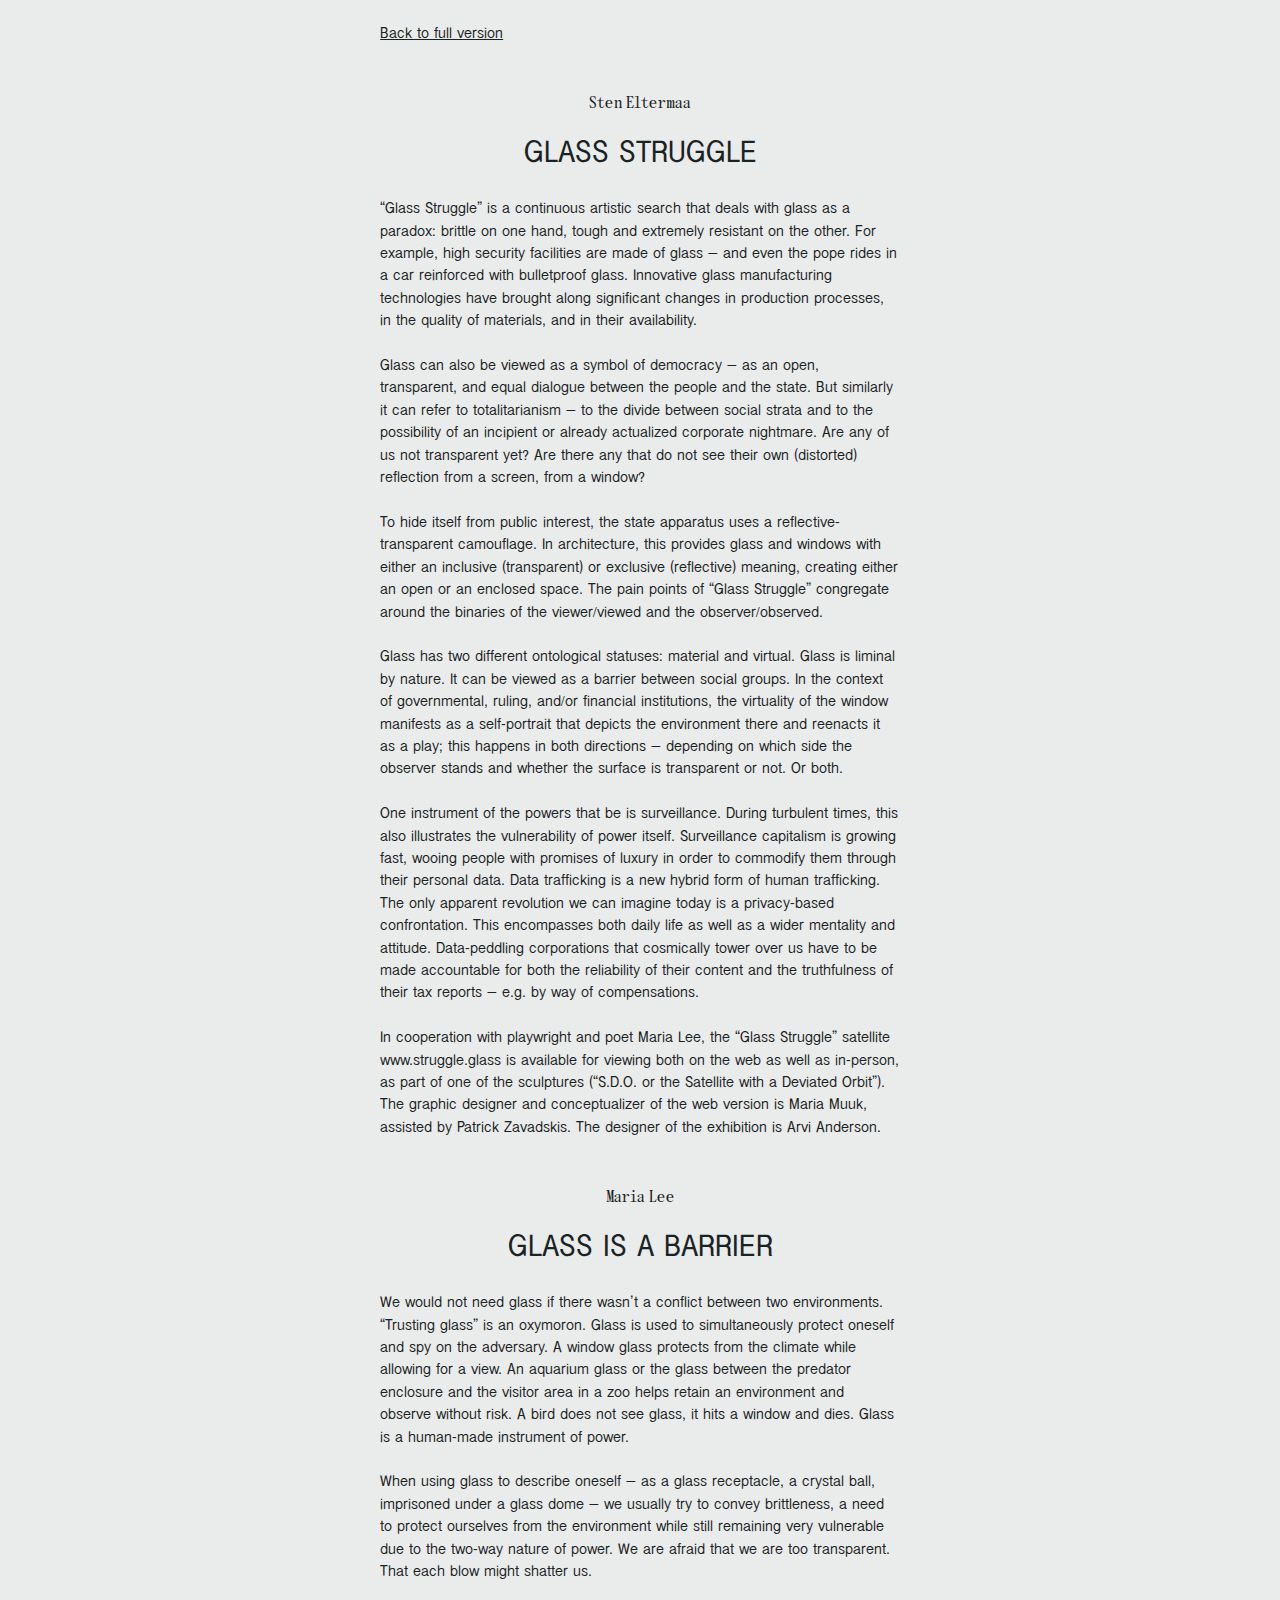
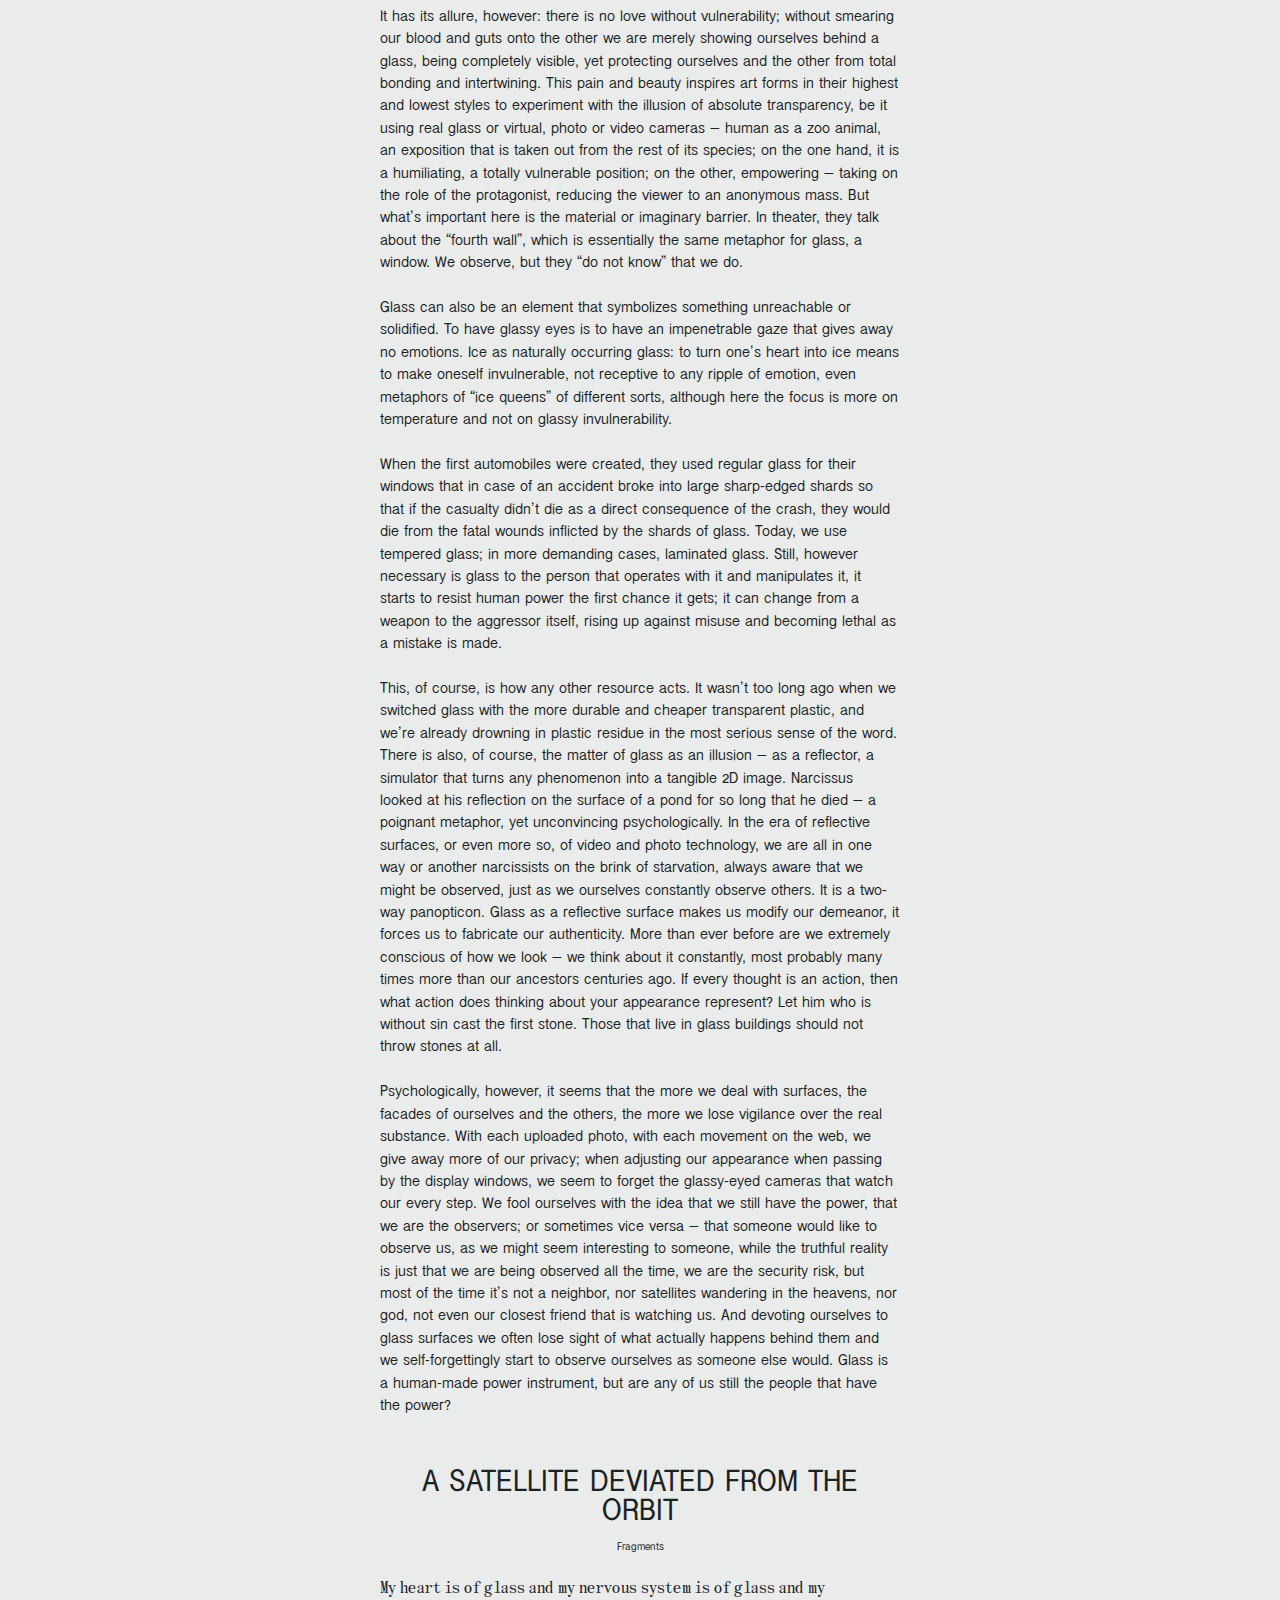
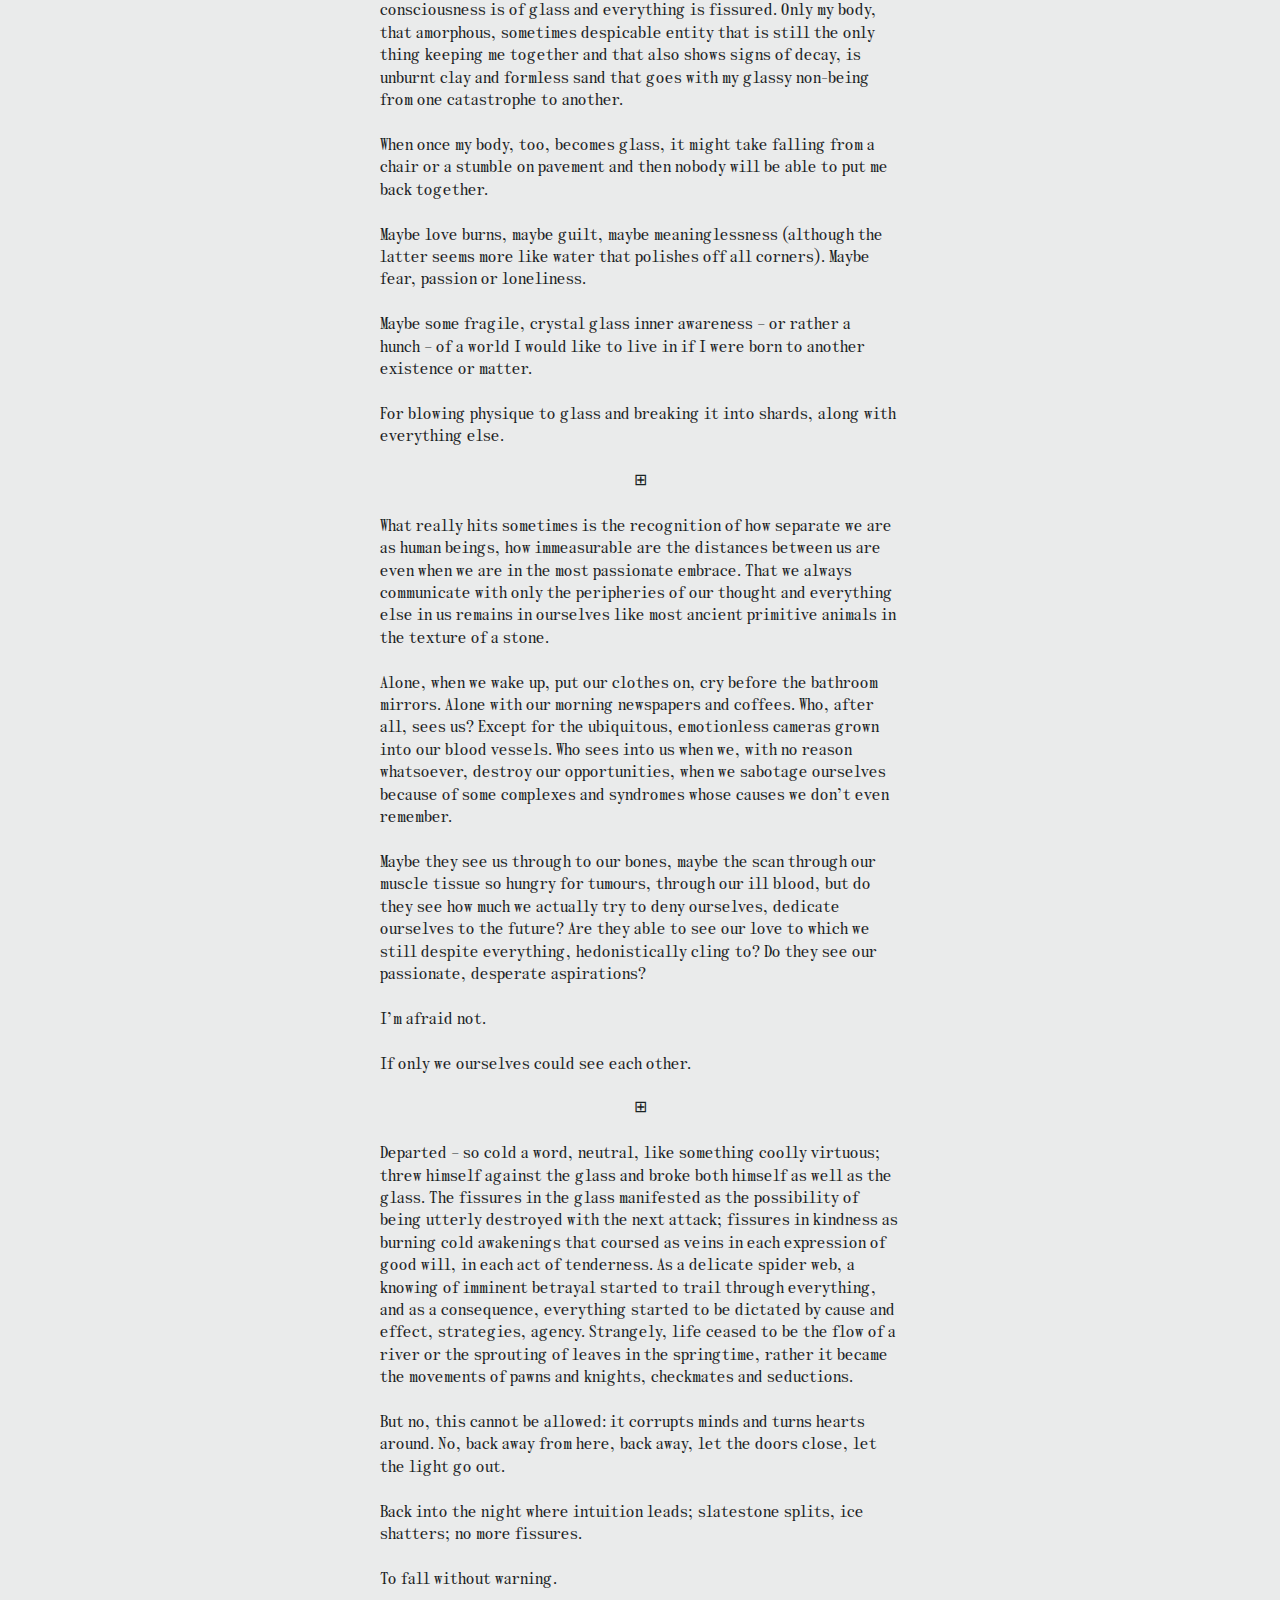
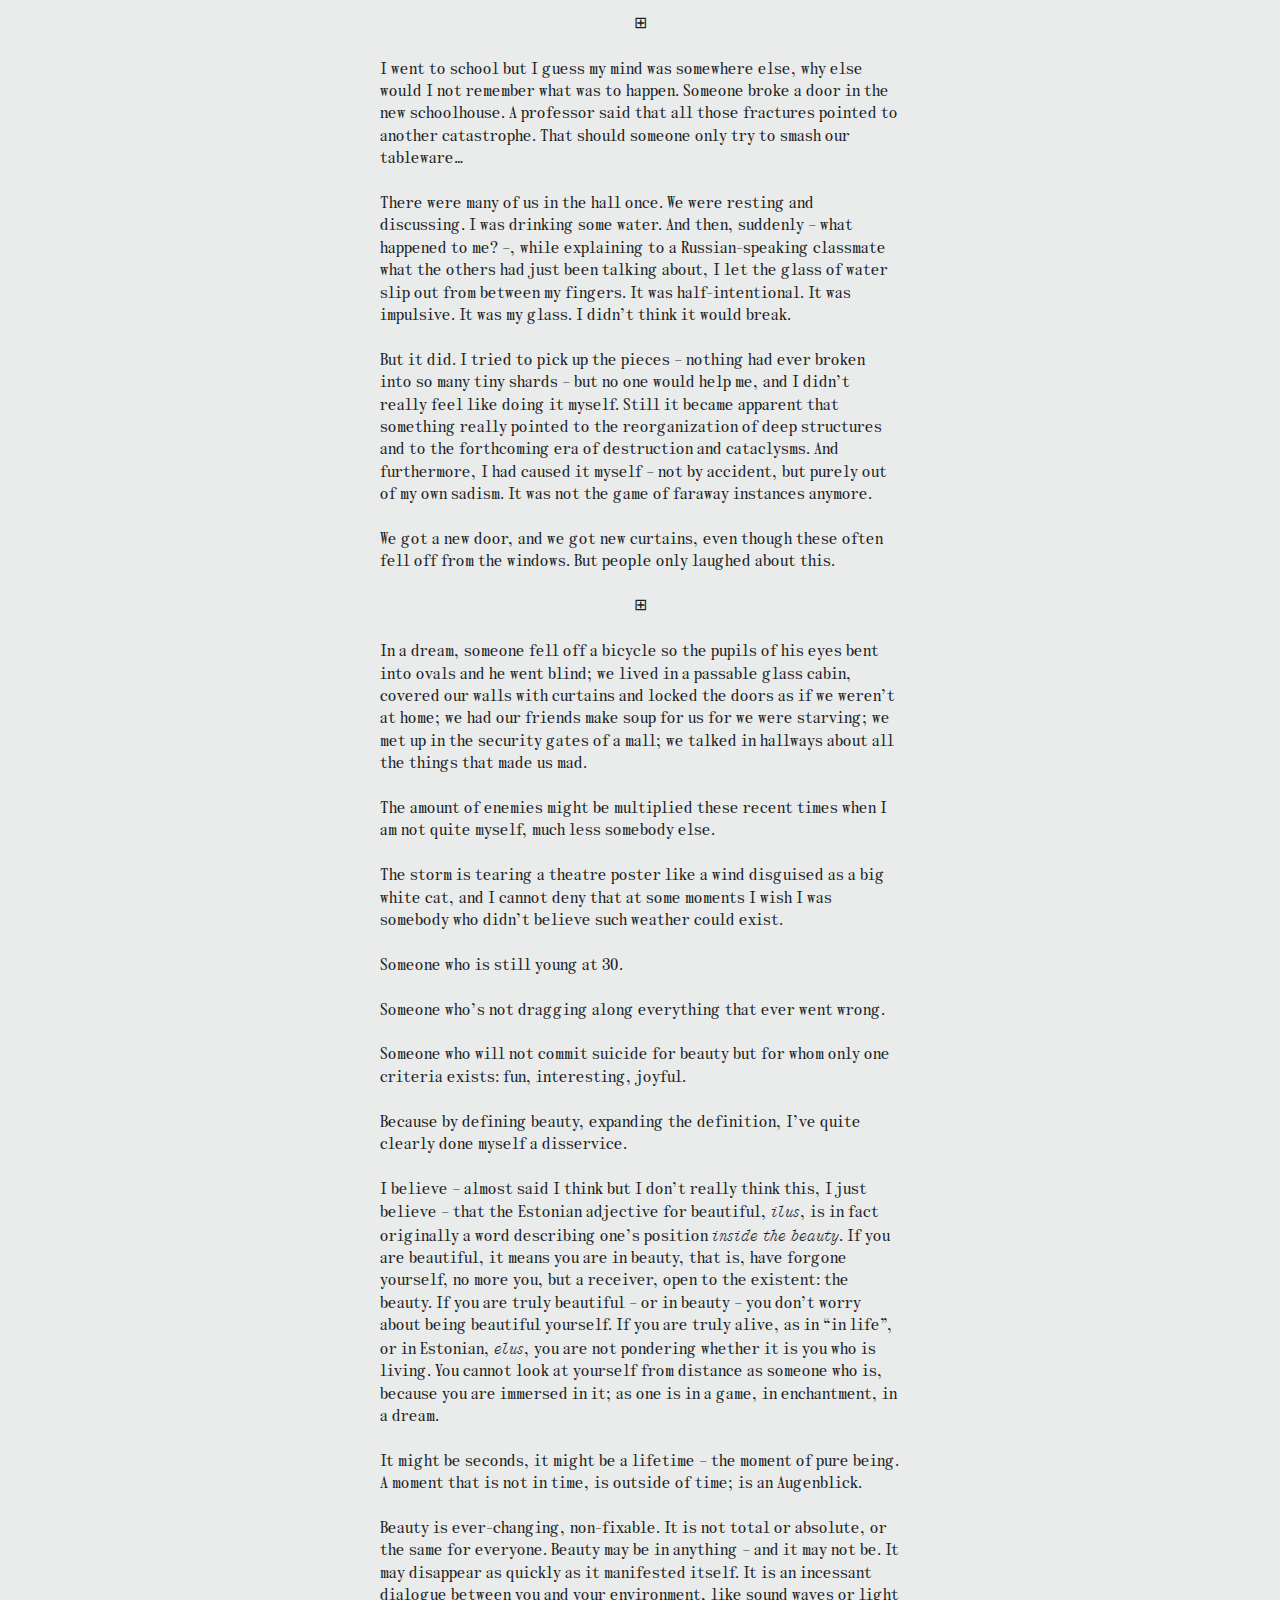
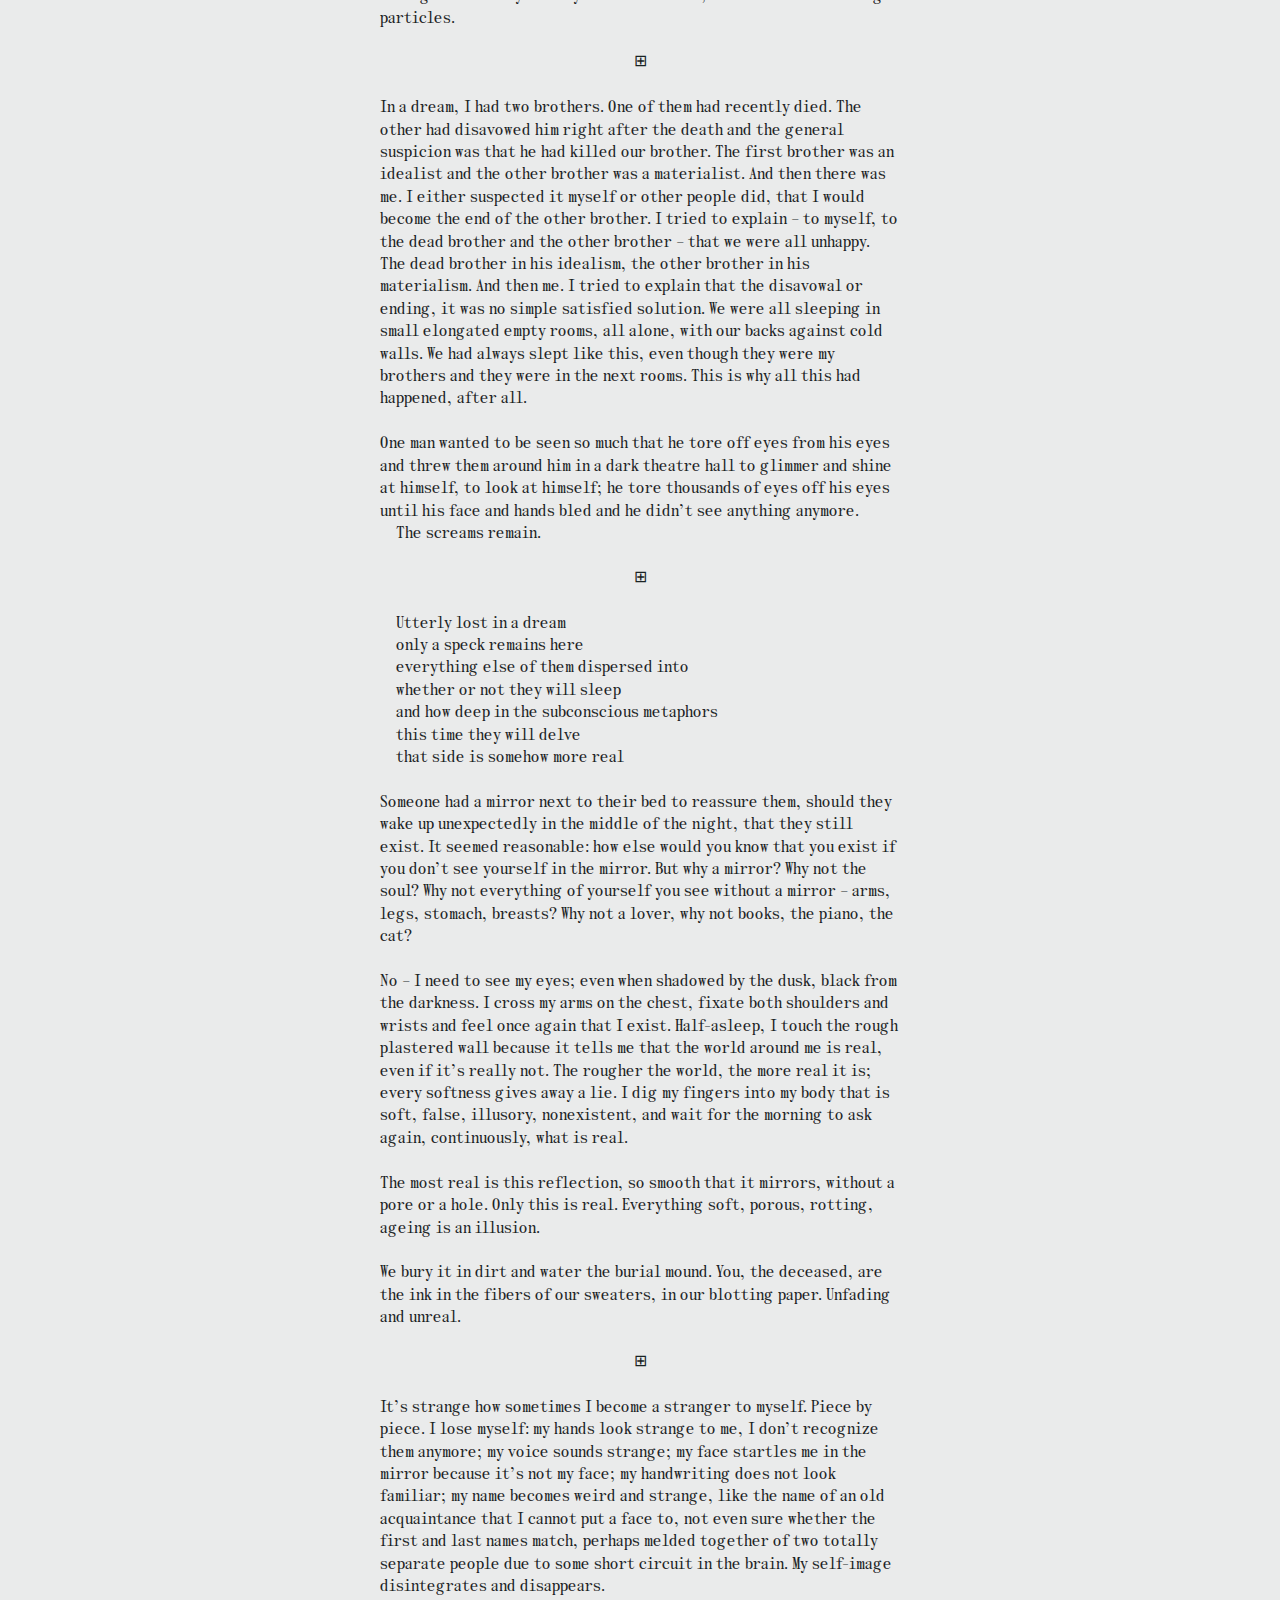
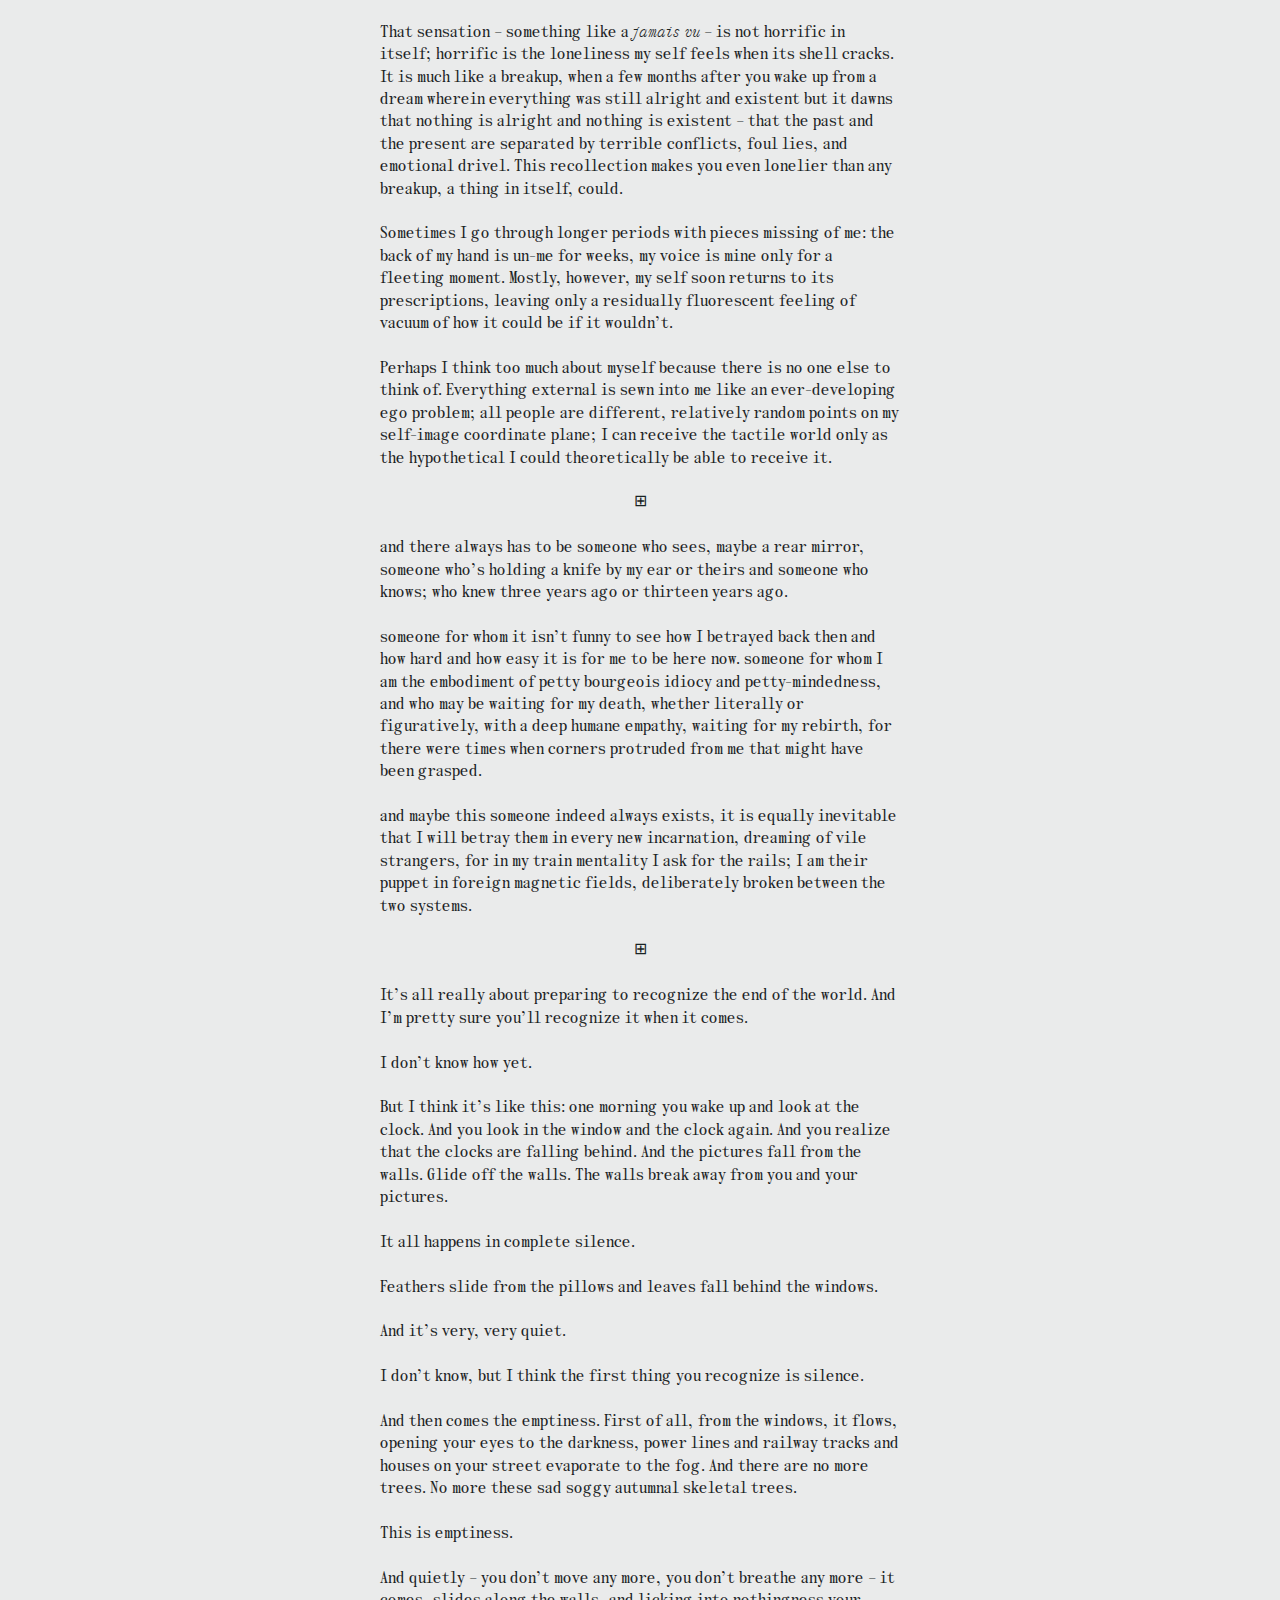
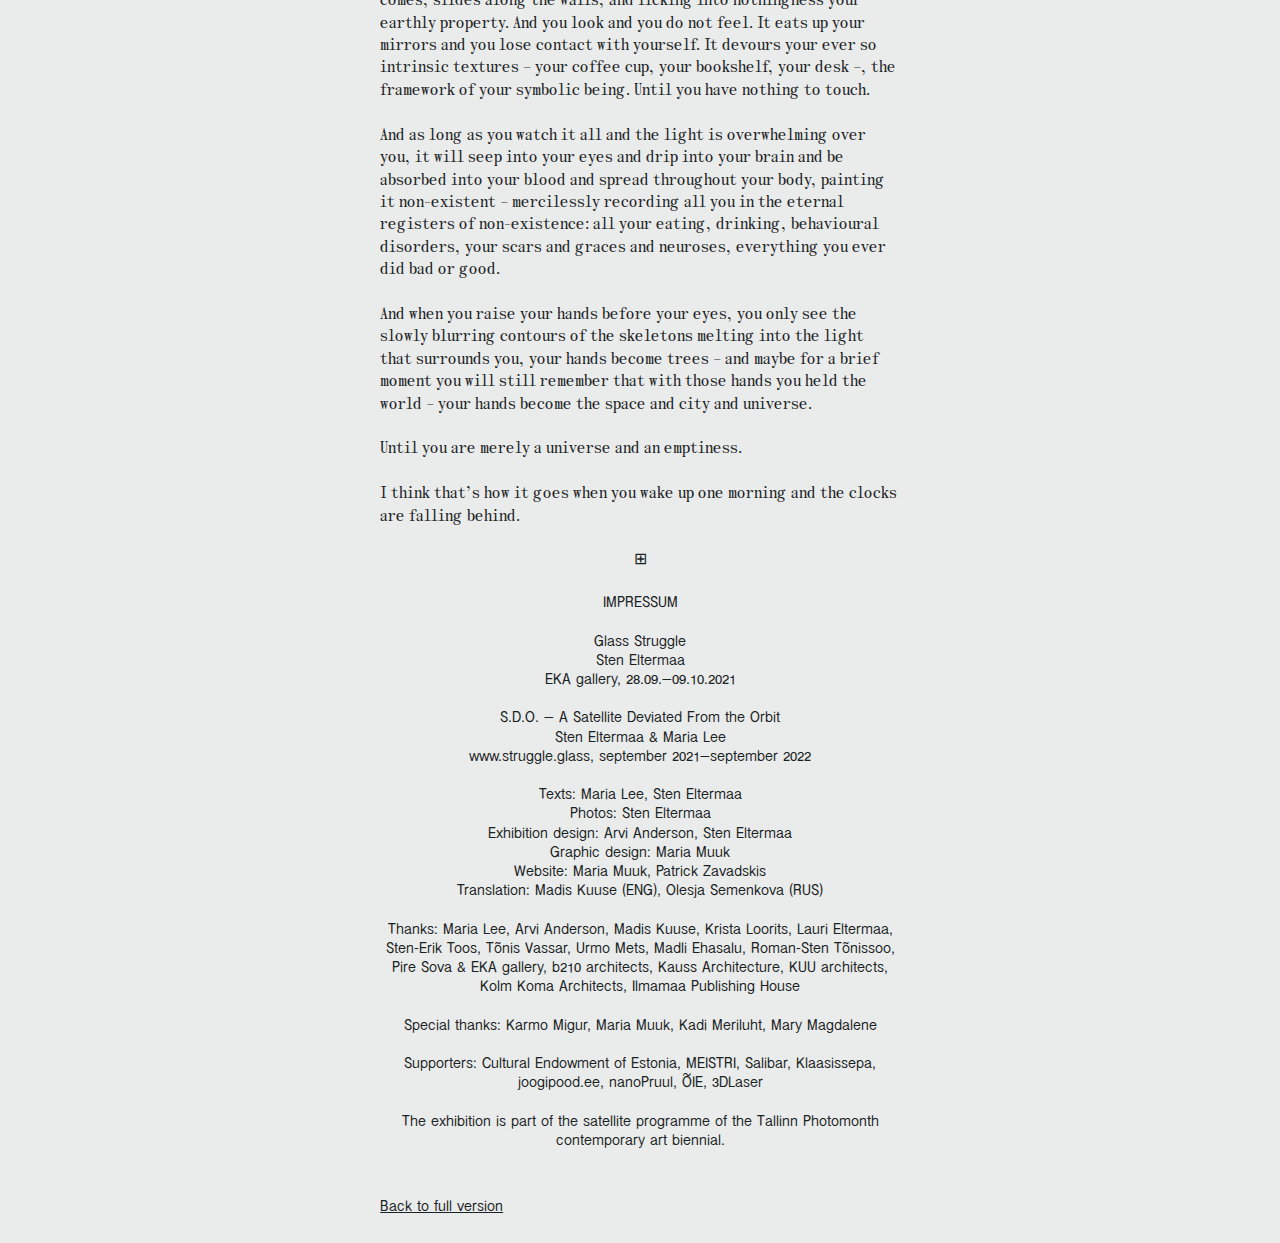
<file: glass-struggle/plaintext-ENG.html>
<!DOCTYPE html>
<html lang="et" ontouchmove>

<head>
    <meta charset="UTF-8">
    <meta http-equiv="Content-Type" content="text/html; charset=utf-8">
    <meta http-equiv="X-UA-Compatible" content="IE=edge">
    <meta name="viewport" content="width=device-width, initial-scale=1.0">
    <title>Glass Struggle</title>
    <link rel="stylesheet" href="style.css">

    <meta property="og:title" content="Glass Struggle / S.D.O." />
    <meta property="og:description" content="Glass Struggle, Sten Eltermaa, EKA galerii, 28.09.–09.10.2021 / S.D.O. – A Satellite Deviated from the Orbit, Sten Eltermaa & Maria Lee, www.struggle.glass, september 2021–september 2022">
    <meta property="og:url" content="www.struggle.glass" />
    <meta property="og:image" content="images/katkine-aken-taust.jpg"/>
    <meta property="og:type" content="website" />
    <meta property="fb:app_id" />
    <meta name="twitter:card" content="summary_large_image">
    <link rel="icon" href="images/glassstruggle-favicon.png">
    <script async src="https://www.googletagmanager.com/gtag/js?id=G-EGW6F4ESTY"></script>
    <script>
      window.dataLayer = window.dataLayer || [];
      function gtag(){dataLayer.push(arguments);}
      gtag('js', new Date());
    
      gtag('config', 'G-EGW6F4ESTY');
    </script>
    
</head>

<body style="background-color: rgba(26, 35, 36, 0.089);    -webkit-touch-callout:initial !important;
-webkit-user-select: initial !important;
-khtml-user-select: initial !important;
-moz-user-select: initial !important;
-ms-user-select: initial !important;
user-select: initial !important;
">
    <div class="plaintext">
        <p><a href="https://struggle.glass/ENG.html">Back to full version</a>
        </p><br><br>
        <p class="author">Sten Eltermaa<br><br></p>
<p class="heading">GLASS STRUGGLE<br><br></p>
<p> 
    “Glass Struggle” is a continuous artistic search that deals with glass as a paradox: brittle on one hand, tough and extremely resistant on the other. For example, high security facilities are made of glass&nbsp;– and even the pope rides in a car reinforced with bulletproof glass. Innovative glass manufacturing technologies have brought along significant changes in production processes, in the quality of materials, and in their availability.
    <br><br>
    Glass can also be viewed as a symbol of democracy&nbsp;– as an open, transparent, and equal dialogue between the people and the state. But similarly it can refer to totalitarianism&nbsp;– to the divide between social strata and to the possibility of an incipient or already actualized corporate nightmare. Are any of us not transparent yet? Are there any that do not see their own (distorted) reflection from a screen, from a window?
    <br><br>
    To hide itself from public interest, the state apparatus uses a reflective-transparent camouflage. In architecture, this provides glass and windows with either an inclusive (transparent) or exclusive (reflective) meaning, creating either an open or an enclosed space. The pain points of “Glass Struggle” congregate around the binaries of the viewer/viewed and the observer/observed.
    <br><br>
    Glass has two different ontological statuses: material and virtual. Glass is liminal by nature. It can be viewed as a barrier between social groups. In the context of governmental, ruling, and/or financial institutions, the virtuality of the window manifests as a self-portrait that depicts the environment there and reenacts it as a play; this happens in both directions&nbsp;– depending on which side the observer stands and whether the surface is transparent or not. Or both.
    <br><br>
    One instrument of the powers that be is surveillance. During turbulent times, this also illustrates the vulnerability of power itself. Surveillance capitalism is growing fast, wooing people with promises of luxury in order to commodify them through their personal data. Data trafficking is a new hybrid form of human trafficking. The only apparent revolution we can imagine today is a privacy-based confrontation. This encompasses both daily life as well as a wider mentality and attitude. Data-peddling corporations that cosmically tower over us have to be made accountable for both the reliability of their content and the truthfulness of their tax reports&nbsp;– e.g. by way of compensations.
    <br><br>
    In cooperation with playwright and poet Maria Lee, the “Glass Struggle” satellite www.struggle.glass is available for viewing both on the web as well as in-person, as part of one of the sculptures (“S.D.O. or the Satellite with a Deviated Orbit”). The graphic designer and conceptualizer of the web version is Maria Muuk, assisted by Patrick Zavadskis. The designer of the exhibition is Arvi Anderson.
</p>
    <br><br>
    <p class="author">
        Maria Lee<br><br>
    </p>
    <p class="heading">
        GLASS IS A BARRIER<br><br>
    </p>
    <p>
        We would not need glass if there wasn’t a conflict between two environments. “Trusting glass” is an oxymoron. Glass is used to simultaneously protect oneself and spy on the adversary. A window glass protects from the climate while allowing for a view. An aquarium glass or the glass between the predator enclosure and the visitor area in a zoo helps retain an environment and observe without risk. A bird does not see glass, it hits a window and dies. Glass is a human-made instrument of power.
        <br><br>
        When using glass to describe oneself&nbsp;– as a glass receptacle, a crystal ball, imprisoned under a glass dome&nbsp;– we usually try to convey brittleness, a need to protect ourselves from the environment while still remaining very vulnerable due to the two-way nature of power. We are afraid that we are too transparent. That each blow might shatter us.
        <br><br>
        It has its allure, however: there is no love without vulnerability; without smearing our blood and guts onto the other we are merely showing ourselves behind a glass, being completely visible, yet protecting ourselves and the other from total bonding and intertwining. This pain and beauty inspires art forms in their highest and lowest styles to experiment with the illusion of absolute transparency, be it using real glass or virtual, photo or video cameras&nbsp;– human as a zoo animal, an exposition that is taken out from the rest of its species; on the one hand, it is a humiliating, a totally vulnerable position; on the other, empowering&nbsp;– taking on the role of the protagonist, reducing the viewer to an anonymous mass. But what’s important here is the material or imaginary barrier. In theater, they talk about the <span style="white-space: nowrap">“fourth</span> <span style="white-space: nowrap">wall”,</span> which is essentially the same metaphor for glass, a window. We observe, but they “do not know” that we do.
        <br><br>
        Glass can also be an element that symbolizes something unreachable or solidified. To have glassy eyes is to have an impenetrable gaze that gives away no emotions. Ice as naturally occurring glass: to turn one’s heart into ice means to make oneself invulnerable, not receptive to any ripple of emotion, even metaphors of <span style="white-space: nowrap">“ice</span> <span style="white-space: nowrap">queens”</span> of different sorts, although here the focus is more on temperature and not on glassy invulnerability.
        <br><br>
        When the first automobiles were created, they used regular glass for their windows that in case of an accident broke into large sharp-edged shards so that if the casualty didn’t die as a direct consequence of the crash, they would die from the fatal wounds inflicted by the shards of glass. Today, we use tempered glass; in more demanding cases, laminated glass. Still, however necessary is glass to the person that operates with it and manipulates it, it starts to resist human power the first chance it gets; it can change from a weapon to the aggressor itself, rising up against misuse and becoming lethal as a mistake is made.
        <br><br>
        This, of course, is how any other resource acts. It wasn’t too long ago when we switched glass with the more durable and cheaper transparent plastic, and we’re already drowning in plastic residue in the most serious sense of the word. There is also, of course, the matter of glass as an illusion&nbsp;– as a reflector, a simulator that turns any phenomenon into a tangible 2D image. Narcissus looked at his reflection on the surface of a pond for so long that he died&nbsp;– a poignant metaphor, yet unconvincing psychologically. In the era of reflective surfaces, or even more so, of video and photo technology, we are all in one way or another narcissists on the brink of starvation, always aware that we might be observed, just as we ourselves constantly observe others. It is a two-way panopticon. Glass as a reflective surface makes us modify our demeanor, it forces us to fabricate our authenticity. More than ever before are we extremely conscious of how we look&nbsp;– we think about it constantly, most probably many times more than our ancestors centuries ago. If every thought is an action, then what action does thinking about your appearance represent? Let him who is without sin cast the first stone. Those that live in glass buildings should not throw stones at all.
        <br><br>
        Psychologically, however, it seems that the more we deal with surfaces, the facades of ourselves and the others, the more we lose vigilance over the real substance. With each uploaded photo, with each movement on the web, we give away more of our privacy; when adjusting our appearance when passing by the display windows, we seem to forget the glassy-eyed cameras that watch our every step. We fool ourselves with the idea that we still have the power, that we are the observers; or sometimes vice versa&nbsp;– that someone would like to observe us, as we might seem interesting to someone, while the truthful reality is just that we are being observed all the time, we are the security risk, but most of the time it’s not a neighbor, nor satellites wandering in the heavens, nor god, not even our closest friend that is watching us. And devoting ourselves to glass surfaces we often lose sight of what actually happens behind them and we self-forgettingly start to observe ourselves as someone else would. Glass is a human-made power instrument, but are any of us still the people that have the power?
</p>
<br><br>

<p class="heading">
    A SATELLITE DEVIATED FROM THE ORBIT
</p>
<p class="tekstiallkiri"><br>Fragments</p>
<br>

<p class="poetry">
    My heart is of glass and my nervous system is of glass and my consciousness is of glass and everything is fissured. Only my body, that amorphous, sometimes despicable entity that is still the only thing keeping me together and that also shows signs of decay, is unburnt clay and formless sand that goes with my glassy non-being from one catastrophe to another.
    <br><br>
    When once my body, too, becomes glass, it might take falling from a chair or a stumble on pavement and then nobody will be able to put me back together.
    <br><br>
    Maybe love burns, maybe guilt, maybe meaninglessness (although the latter seems more like water that polishes off all corners). Maybe fear, passion or loneliness.
    <br><br>
    Maybe some fragile, crystal glass inner awareness&nbsp;– or rather a hunch&nbsp;– of a world I would like to live in if I were born to another existence or matter.
    <br><br>
    For blowing physique to glass and breaking it into shards, along with everything else.
</p>

<br><p style="text-align:center;">⊞</p><br>
<p class="poetry">
What really hits sometimes is the recognition of how separate we are as human beings, how immeasurable are the distances between us are even when we are in the most passionate embrace. That we always communicate with only the peripheries of our thought and everything else in us remains in ourselves like most ancient primitive animals in the texture of a stone.
<br><br>
Alone, when we wake up, put our clothes on, cry before the bathroom mirrors. Alone with our morning newspapers and coffees. Who, after all, sees us? Except for the ubiquitous, emotionless cameras grown into our blood vessels. Who sees into us when we, with no reason whatsoever, destroy our opportunities, when we sabotage ourselves because of some complexes and syndromes whose causes we don’t even remember.
<br><br>
Maybe they see us through to our bones, maybe the scan through our muscle tissue so hungry for tumours, through our ill blood, but do they see how much we actually try to deny ourselves, dedicate ourselves to the future? Are they able to see our love to which we still despite everything, hedonistically cling to? Do they see our passionate, desperate aspirations?
<br><br>
I’m afraid not.
<br><br>
If only we ourselves could see each other.
</p>


    <br><p style="text-align:center;">⊞</p><br>
    <p class="poetry">
        Departed&nbsp;– so cold a word, neutral, like something coolly virtuous; threw himself against the glass and broke both himself as well as the glass. The fissures in the glass manifested as the possibility of being utterly destroyed with the next attack; fissures in kindness as burning cold awakenings that coursed as veins in each expression of good will, in each act of tenderness. As a delicate spider web, a knowing of imminent betrayal started to trail through everything, and as a consequence, everything started to be dictated by cause and effect, strategies, agency. Strangely, life ceased to be the flow of a river or the sprouting of leaves in the springtime, rather it became the movements of pawns and knights, checkmates and seductions.
        <br><br>
        But no, this cannot be allowed: it corrupts minds and turns hearts around. No, back away from here, back away, let the doors close, let the light go out.
        <br><br>
        Back into the night where intuition leads; slatestone splits, ice shatters; no more fissures.
        <br><br>
        To fall without warning.
</p>

    <br><p style="text-align:center;">⊞</p><br>
    <p class="poetry">
        I went to school but I guess my mind was somewhere else, why else would I not remember what was to happen. Someone broke a door in the new schoolhouse. A professor said that all those fractures pointed to another catastrophe. That should someone only try to smash our tableware…
        <br><br>
        There were many of us in the hall once. We were resting and discussing. I was drinking some water. And then, suddenly&nbsp;– what happened to me?&nbsp;–, while explaining to a Russian-speaking classmate what the others had just been talking about, I let the glass of water slip out from between my fingers. It was half-intentional. It was impulsive. It was my glass. I didn’t think it would break.
        <br><br>
        But it did. I tried to pick up the pieces&nbsp;– nothing had ever broken into so many tiny shards&nbsp;– but no one would help me, and I didn’t really feel like doing it myself. Still it became apparent that something really pointed to the reorganization of deep structures and to the forthcoming era of destruction and cataclysms. And furthermore, I had caused it myself&nbsp;– not by accident, but purely out of my own sadism. It was not the game of faraway instances anymore.
        <br><br>
        We got a new door, and we got new curtains, even though these often fell off from the windows. But people only laughed about this.
<br>
</p>

<br><p style="text-align:center;">⊞</p><br>
<p class="poetry">
    In a dream, someone fell off a bicycle so the pupils of his eyes bent into ovals and he went blind; we lived in a passable glass cabin, covered our walls with curtains and locked the doors as if we weren’t at home; we had our friends make soup for us for we were starving; we met up in the security gates of a mall; we talked in hallways about all the things that made us mad.
    <br><br>
    
    The amount of enemies might be multiplied these recent times when I am not quite myself, much less somebody else.
    <br><br>
    
    The storm is tearing a theatre poster like a wind disguised as a big white cat, and I cannot deny that at some moments I wish I was somebody who didn’t believe such weather could exist.
    <br><br>
    
    Someone who is still young at 30. 
    <br><br>
    
    Someone who’s not dragging along everything that ever went wrong. 
    <br><br>
    
    Someone who will not commit suicide for beauty but for whom only one criteria exists: fun, interesting, joyful. 
    <br><br>
    
    Because by defining beauty, expanding the definition, I’ve quite clearly done myself a disservice.
    <br><br>
    
    I believe&nbsp;– almost said I think but I don’t really think this, I just believe&nbsp;– that the Estonian adjective for beautiful, <i>ilus</i>, is in fact originally a word describing one’s position <i>inside the beauty</i>. If you are beautiful, it means you are in beauty, that is, have forgone yourself, no more you, but a receiver, open to the existent: the beauty. If you are truly beautiful&nbsp;– or in beauty&nbsp;– you don’t worry about being beautiful yourself. If you are truly alive, as in “in life”, or in Estonian, <i>elus</i>, you are not pondering whether it is you who is living. You cannot look at yourself from distance as someone who is, because you are immersed in it; as one is in a game, in enchantment, in a dream.
    <br><br>
    
    It might be seconds, it might be a lifetime&nbsp;– the moment of pure being. A moment that is not in time, is outside of time; is an Augenblick.
    <br><br>
    
    Beauty is ever-changing, non-fixable. It is not total or absolute, or the same for everyone. Beauty may be in anything&nbsp;– and it may not be. It may disappear as quickly as it manifested itself. It is an incessant dialogue between you and your environment, like sound waves or light particles.
</p>

<br><p style="text-align:center;">⊞</p><br>
<p class="poetry">
    In a dream, I had two brothers. One of them had recently died. The other had disavowed him right after the death and the general suspicion was that he had killed our brother. The first brother was an idealist and the other brother was a materialist. And then there was me. I either suspected it myself or other people did, that I would become the end of the other brother. I tried to explain&nbsp;– to myself, to the dead brother and the other brother&nbsp;– that we were all unhappy. The dead brother in his idealism, the other brother in his materialism. And then me. I tried to explain that the disavowal or ending, it was no simple satisfied solution. We were all sleeping in small elongated empty rooms, all alone, with our backs against cold walls. We had always slept like this, even though they were my brothers and they were in the next rooms. This is why all this had happened, after all.
    <br><br>
    
    One man wanted to be seen so much that he tore off eyes from his eyes and threw them around him in a dark theatre hall to glimmer and shine at himself, to look at himself; he tore thousands of eyes off his eyes until his face and hands bled and he didn’t see anything anymore. <br>
    &#8195;The screams remain.
</p>


<br><p style="text-align:center;">⊞</p><br>
<p class="poetry">
    &#8195;Utterly lost in a dream
    <br>&#8195;only a speck remains here
    <br>&#8195;everything else of them dispersed into
    <br>&#8195;whether or not they will sleep
    <br>&#8195;and how deep in the subconscious metaphors
    <br>&#8195;this time they will delve
    <br>&#8195;that side is somehow more real
    <br><br>
    Someone had a mirror next to their bed to reassure them, should they wake up unexpectedly in the middle of the night, that they still exist. It seemed reasonable: how else would you know that you exist if you don’t see yourself in the mirror. But why a mirror? Why not the soul? Why not everything of yourself you see without a mirror&nbsp;– arms, legs, stomach, breasts? Why not a lover, why not books, the piano, the cat?
    <br><br>
    
    No&nbsp;– I need to see my eyes; even when shadowed by the dusk, black from the darkness. I cross my arms on the chest, fixate both shoulders and wrists and feel once again that I exist. Half-asleep, I touch the rough plastered wall because it tells me that the world around me is real, even if it’s really not. The rougher the world, the more real it is; every softness gives away a lie. I dig my fingers into my body that is soft, false, illusory, nonexistent, and wait for the morning to ask again, continuously, what is real.
    <br><br>
    
    The most real is this reflection, so smooth that it mirrors, without a pore or a hole. Only this is real. Everything soft, porous, rotting, ageing is an illusion.
    <br><br>
    
    We bury it in dirt and water the burial mound. You, the deceased, are the ink in the fibers of our sweaters, in our blotting paper. Unfading and unreal.
</p>

<br><p style="text-align:center;">⊞</p><br>
<p class="poetry">
    It’s strange how sometimes I become a stranger to myself. Piece by piece. I lose myself: my hands look strange to me, I don’t recognize them anymore; my voice sounds strange; my face startles me in the mirror because it’s not my face; my handwriting does not look familiar; my name becomes weird and strange, like the name of an old acquaintance that I cannot put a face to, not even sure whether the first and last names match, perhaps melded together of two totally separate people due to some short circuit in the brain. My self-image disintegrates and disappears.
    <br><br>
    
    That sensation&nbsp;– something like a <i>jamais vu</i>&nbsp;– is not horrific in itself; horrific is the loneliness my self feels when its shell cracks. It is much like a breakup, when a few months after you wake up from a dream wherein everything was still alright and existent but it dawns that nothing is alright and nothing is existent&nbsp;– that the past and the present are separated by terrible conflicts, foul lies, and emotional drivel. This recollection makes you even lonelier than any breakup, a thing in itself, could.
    <br><br>
    
    Sometimes I go through longer periods with pieces missing of me: the back of my hand is un-me for weeks, my voice is mine only for a fleeting moment. Mostly, however, my self soon returns to its prescriptions, leaving only a residually fluorescent feeling of vacuum of how it could be if it wouldn’t.
    <br><br>
    
    Perhaps I think too much about myself because there is no one else to think of. Everything external is sewn into me like an ever-developing ego problem; all people are different, relatively random points on my self-image coordinate plane; I can receive the tactile world only as the hypothetical I could theoretically be able to receive it.
</p>

<br><p style="text-align:center;">⊞</p><br>
<p class="poetry">
    and there always has to be someone who sees, maybe a rear mirror, someone who’s holding a knife by my ear or theirs and someone who knows; who knew three years ago or thirteen years ago.
    <br><br>
    
    someone for whom it isn’t funny to see how I betrayed back then and how hard and how easy it is for me to be here now. someone for whom I am the embodiment of petty bourgeois idiocy and petty-mindedness, and who may be waiting for my death, whether literally or figuratively, with a deep humane empathy, waiting for my rebirth, for there were times when corners protruded from me that might have been grasped.
    <br><br>
    
    and maybe this someone indeed always exists, it is equally inevitable that I will betray them in every new incarnation, dreaming of vile strangers, for in my train mentality I ask for the rails; I am their puppet in foreign magnetic fields, deliberately broken between the two systems.
</p>

    <br><p style="text-align:center;">⊞</p><br>
<p class="poetry">
    It’s all really about preparing to recognize the end of the world. And I’m pretty sure you’ll recognize it when it comes.
    <br><br>
    
    I don’t know how yet.
    <br><br>
    
    But I think it’s like this: one morning you wake up and look at the clock. And you look in the window and the clock again. And you realize that the clocks are falling behind. And the pictures fall from the walls. Glide off the walls. The walls break away from you and your pictures.
    <br><br>
    
    It all happens in complete silence.
    <br><br>
    
    Feathers slide from the pillows and leaves fall behind the windows.
    <br><br>
    
    And it’s very, very quiet.
    <br><br>
    
    I don’t know, but I think the first thing you recognize is silence.
    <br><br>
    
    And then comes the emptiness. First of all, from the windows, it flows, opening your eyes to the darkness, power lines and railway tracks and houses on your street evaporate to the fog. And there are no more trees. No more these sad soggy autumnal skeletal trees.
    <br><br>
    
    This is emptiness.
    <br><br>
    
    And quietly&nbsp;– you don’t move any more, you don’t breathe any more&nbsp;– it comes, slides along the walls, and licking into nothingness your earthly property. And you look and you do not feel. It eats up your mirrors and you lose contact with yourself. It devours your ever so intrinsic textures&nbsp;– your coffee cup, your bookshelf, your desk&nbsp;–, the framework of your symbolic being. Until you have nothing to touch.
    <br><br>
    
    And as long as you watch it all and the light is overwhelming over you, it will seep into your eyes and drip into your brain and be absorbed into your blood and spread throughout your body, painting it non-existent&nbsp;– mercilessly recording all you in the eternal registers of non-existence: all your eating, drinking, behavioural disorders, your scars and graces and neuroses, everything you ever did bad or good.
    <br><br>
    
    And when you raise your hands before your eyes, you only see the slowly blurring contours of the skeletons melting into the light that surrounds you, your hands become trees&nbsp;– and maybe for a brief moment you will still remember that with those hands you held the world&nbsp;– your hands become the space and city and universe.
    <br><br>
    
    Until you are merely a universe and an emptiness.
    <br><br>
    
    I think that’s how it goes when you wake up one morning and the clocks are falling behind.
</p>

    
<br><p style="text-align:center;">⊞</p><br>
<p class="tekstiallkiri" style="font-size:1em;">IMPRESSUM
    <br><br>
    Glass Struggle
    <br>Sten Eltermaa
    <br>EKA gallery, 28.09.–09.10.2021
    <br><br>
    S.D.O.&nbsp;– A Satellite Deviated From the Orbit
    <br>Sten Eltermaa & Maria Lee
    <br>www.struggle.glass, september 2021–september 2022
    <br><br>
    Texts: Maria Lee, Sten Eltermaa
    <br>Photos: Sten Eltermaa
    <br>Exhibition design: Arvi Anderson, Sten Eltermaa
    <br>Graphic design: Maria Muuk
    <br>Website: Maria Muuk, Patrick Zavadskis
    <br>Translation: Madis Kuuse (ENG), Olesja Semenkova (RUS)
    <br><br>
    Thanks: Maria Lee, Arvi Anderson, Madis Kuuse, Krista Loorits, Lauri Eltermaa, Sten-Erik Toos, Tõnis Vassar, Urmo Mets, Madli Ehasalu, Roman-Sten Tõnissoo, Pire Sova & EKA gallery, b210 architects, Kauss Architecture, KUU architects, Kolm Koma Architects, Ilmamaa Publishing House
    <br><br>
    Special thanks: Karmo Migur, Maria Muuk, Kadi Meriluht, Mary Magdalene
    <br><br>
    Supporters: Cultural Endowment of Estonia, MEISTRI, Salibar, Klaasissepa, joogipood.ee, nanoPruul, ÕIE, 3DLaser
    <br><br>
    The exhibition is part of the satellite programme of the Tallinn Photomonth contemporary art biennial.
</p>
<br><br>


    <p><a href="https://struggle.glass/ENG.html">Back to full version</a>
</p>
    </div>
    
</body>
</file>
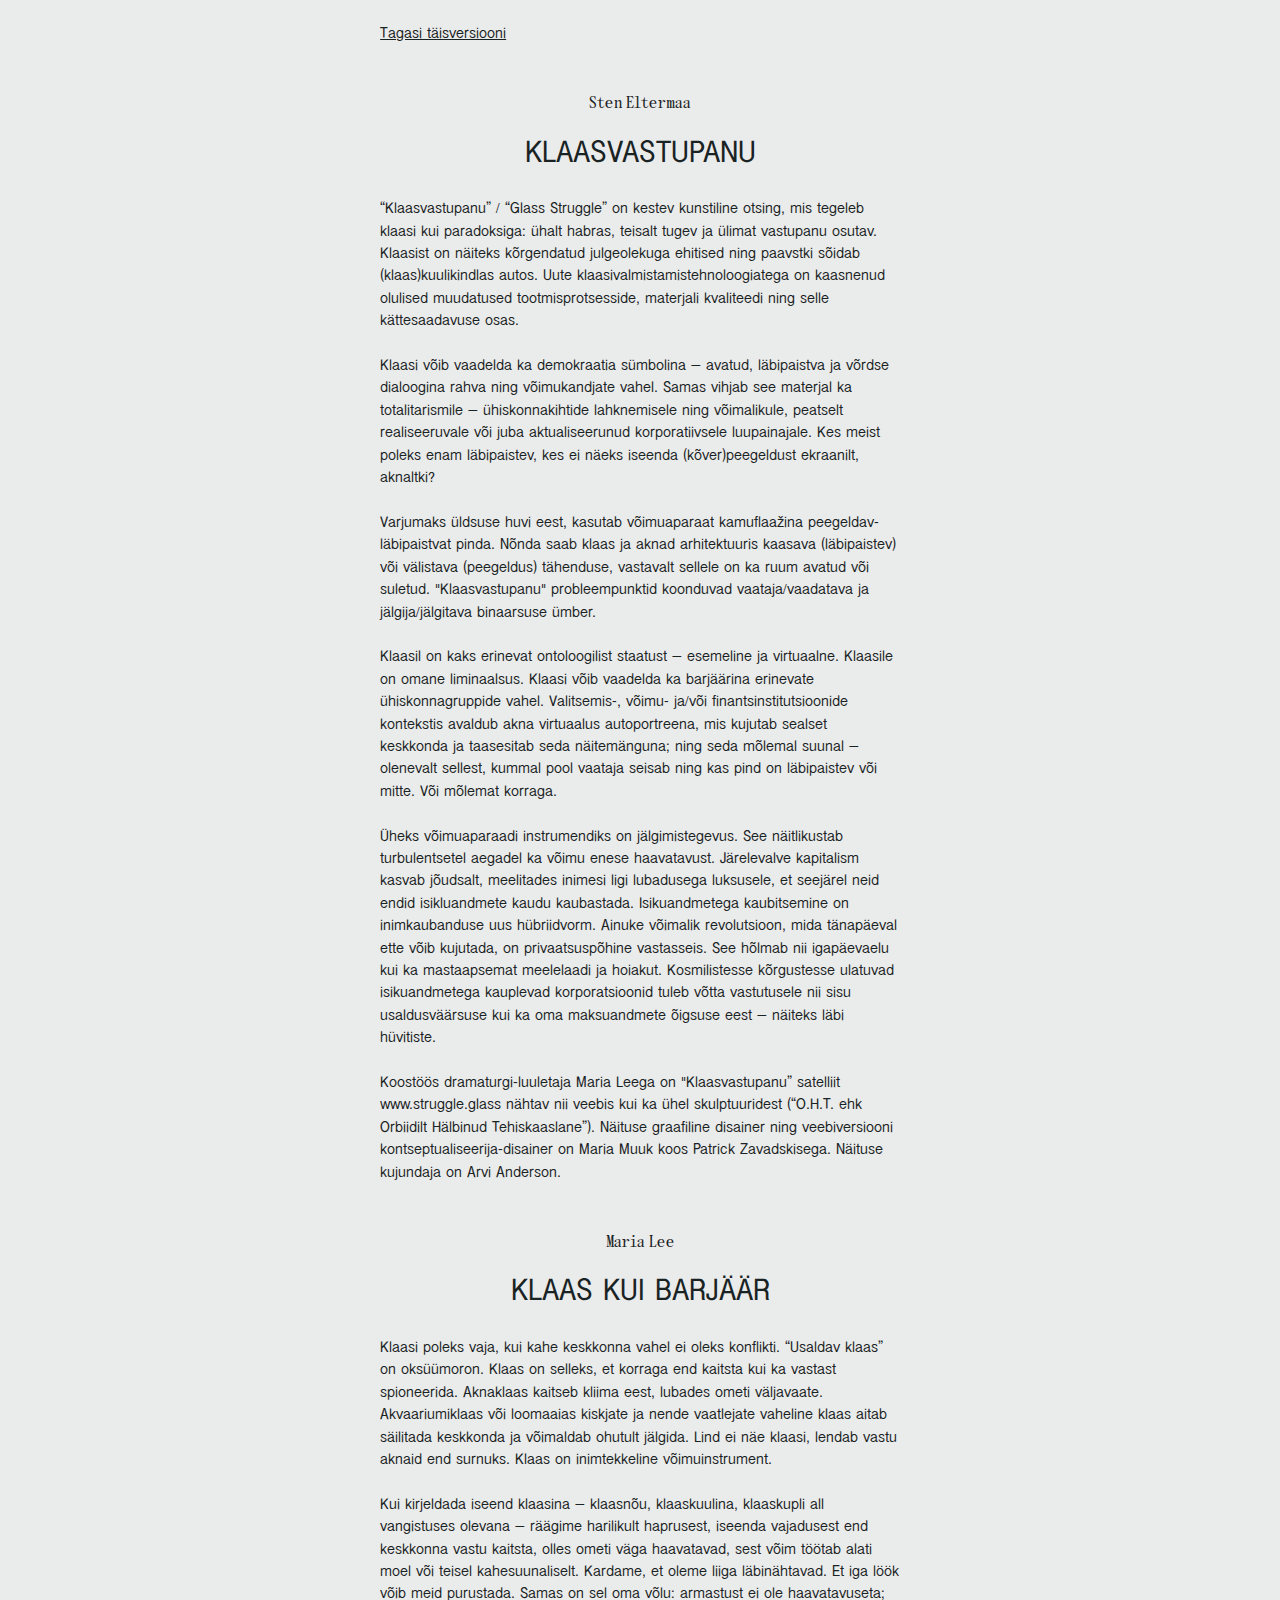
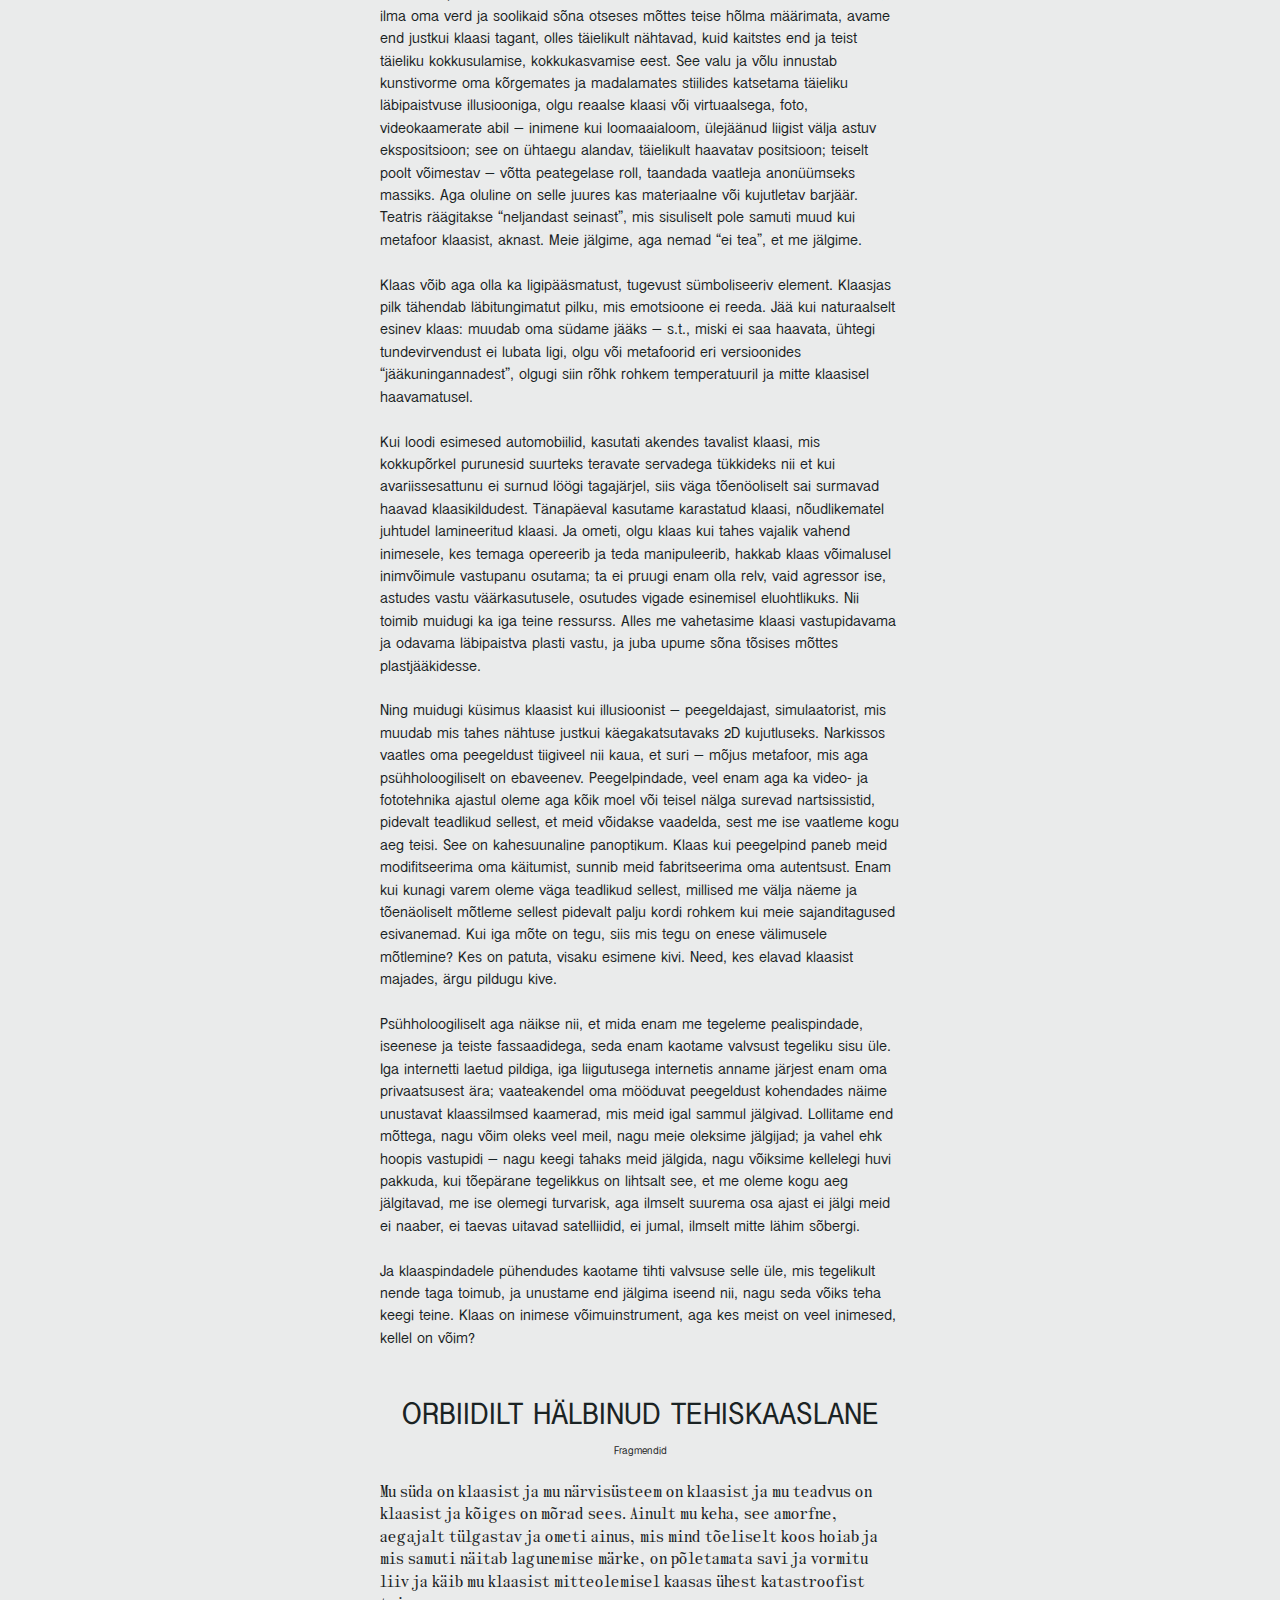
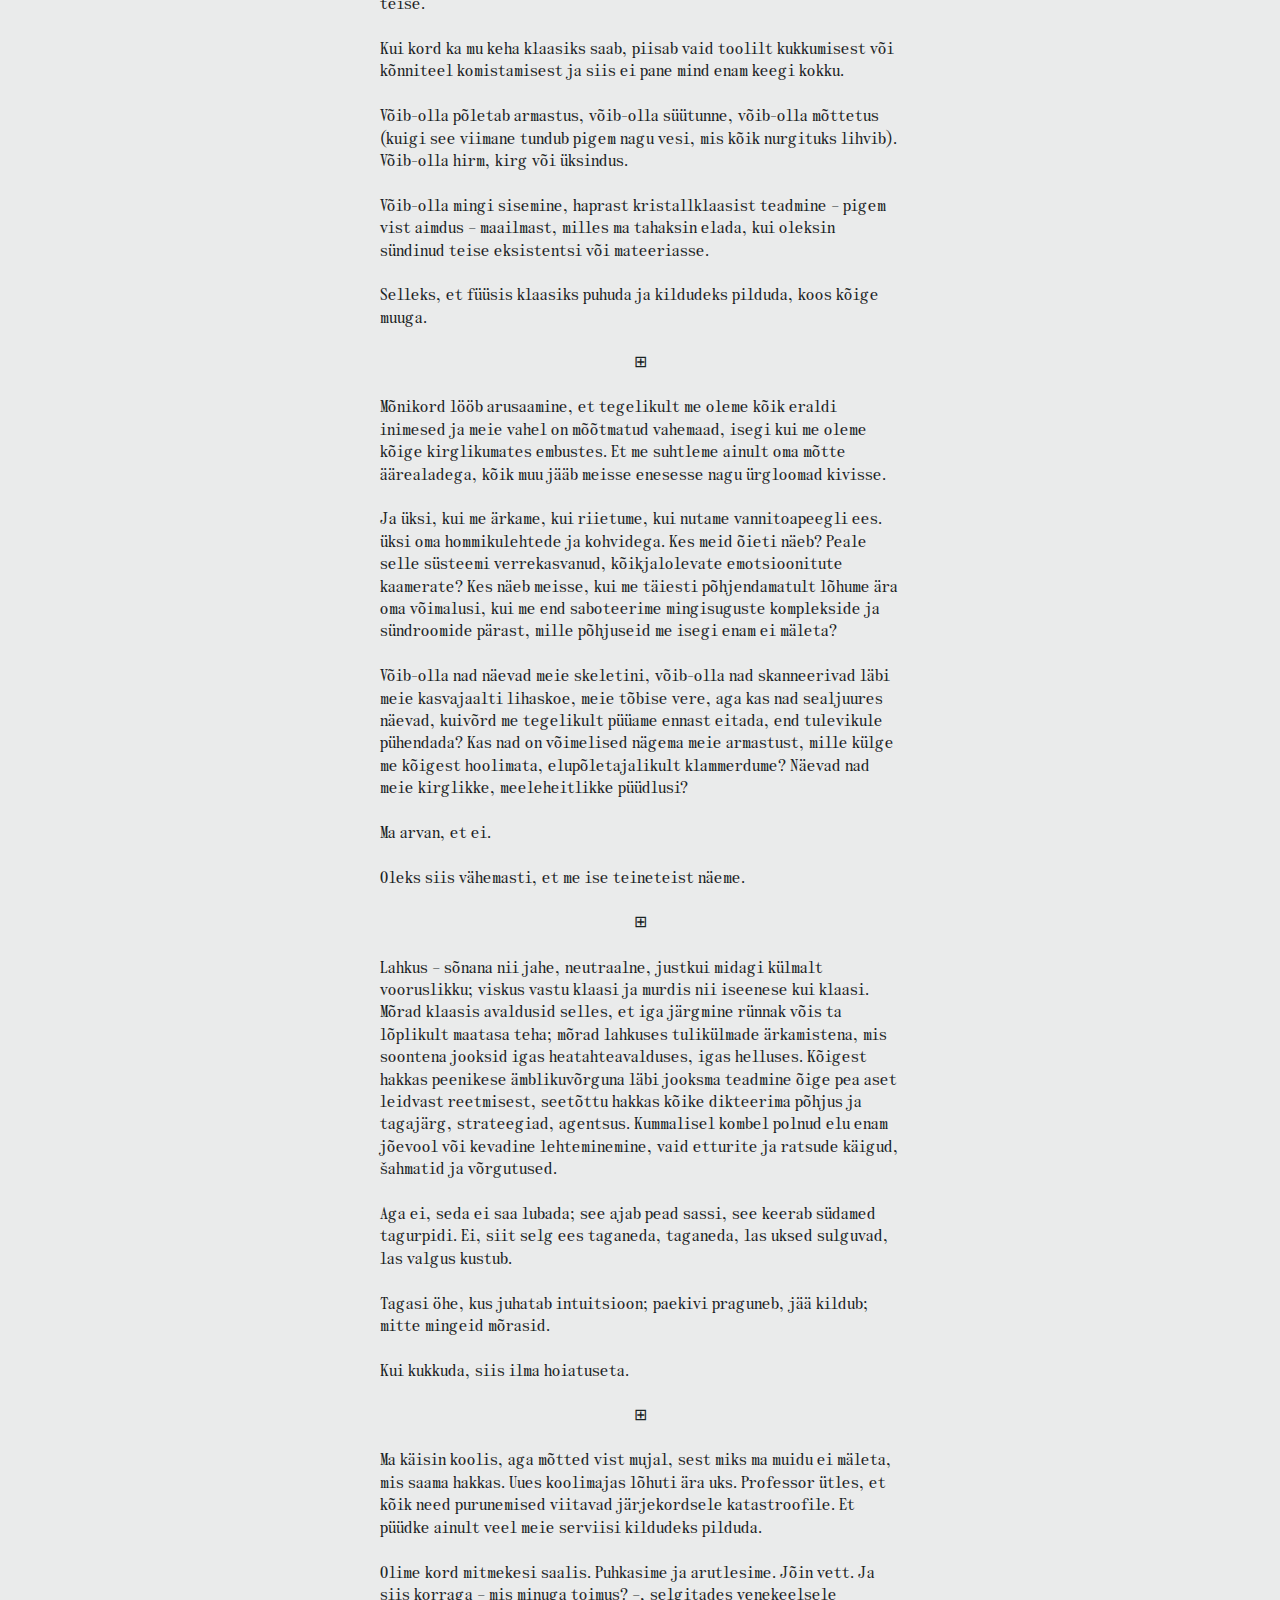
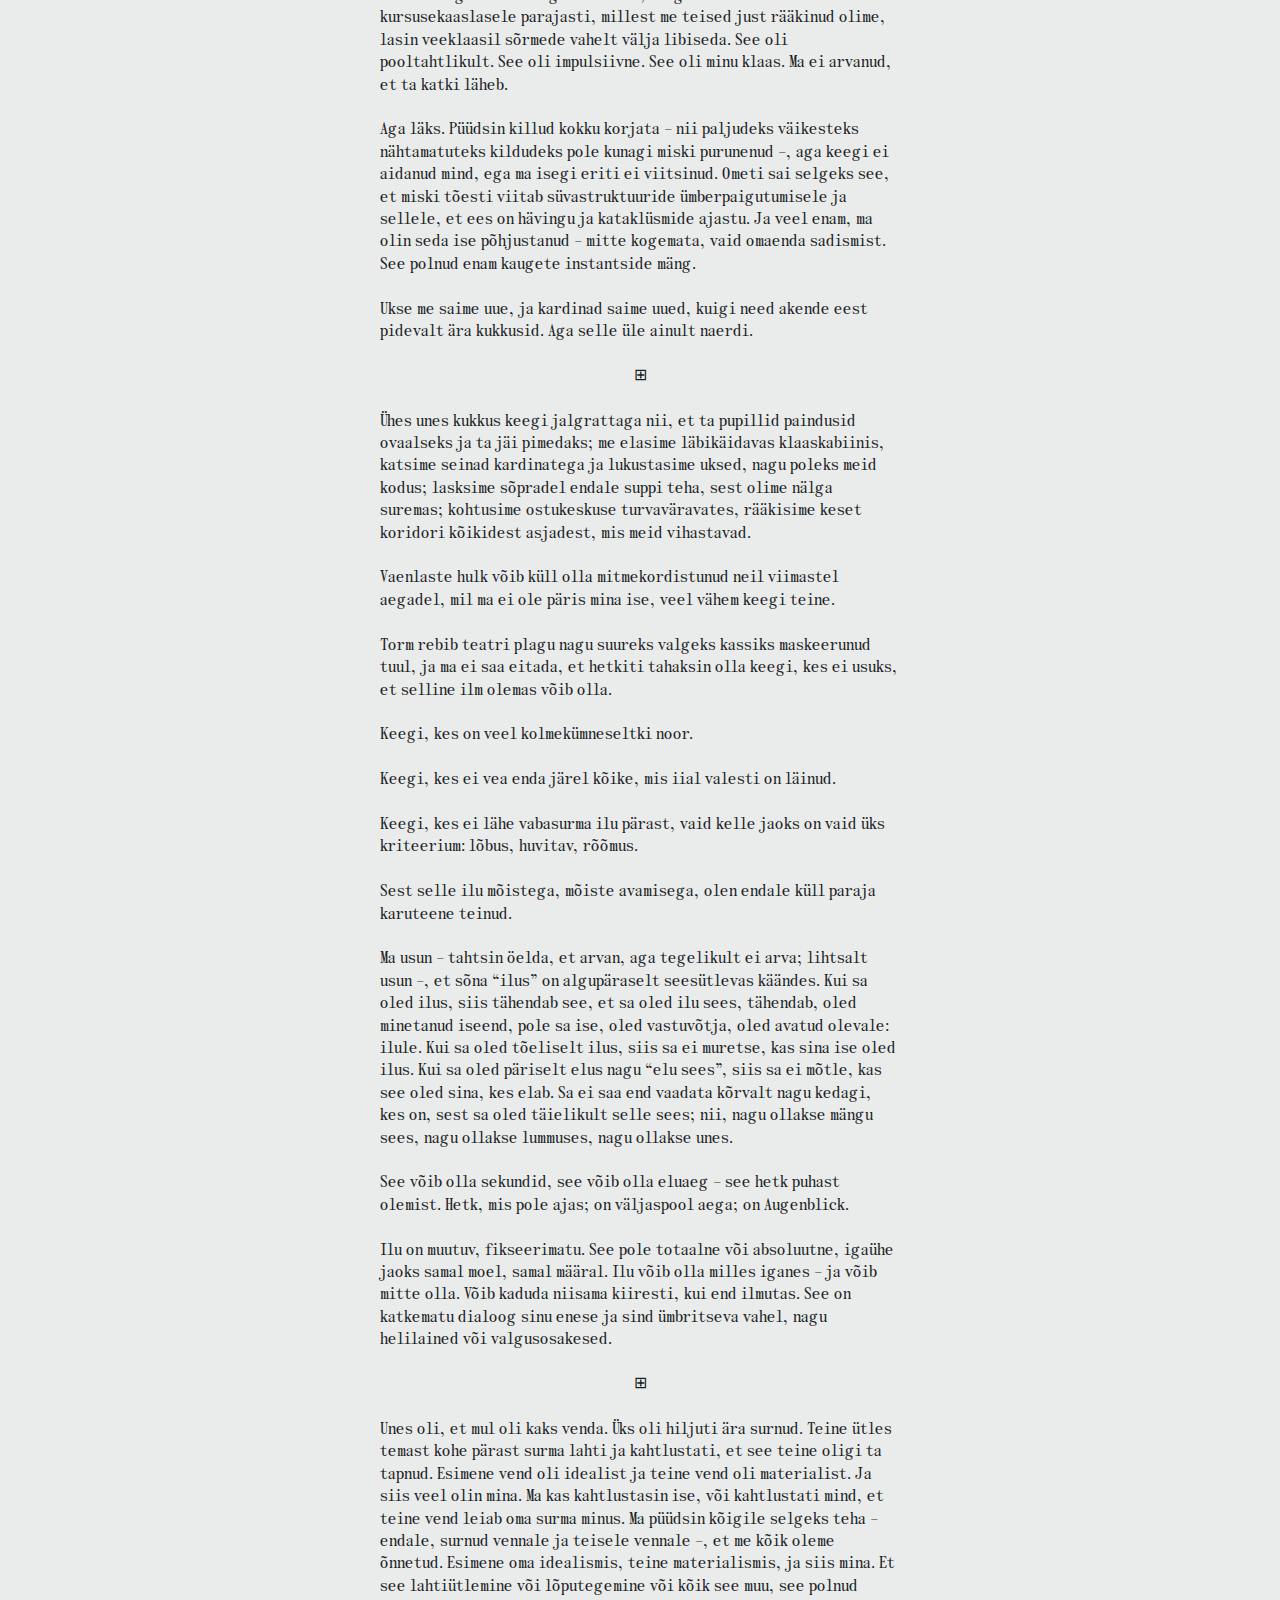
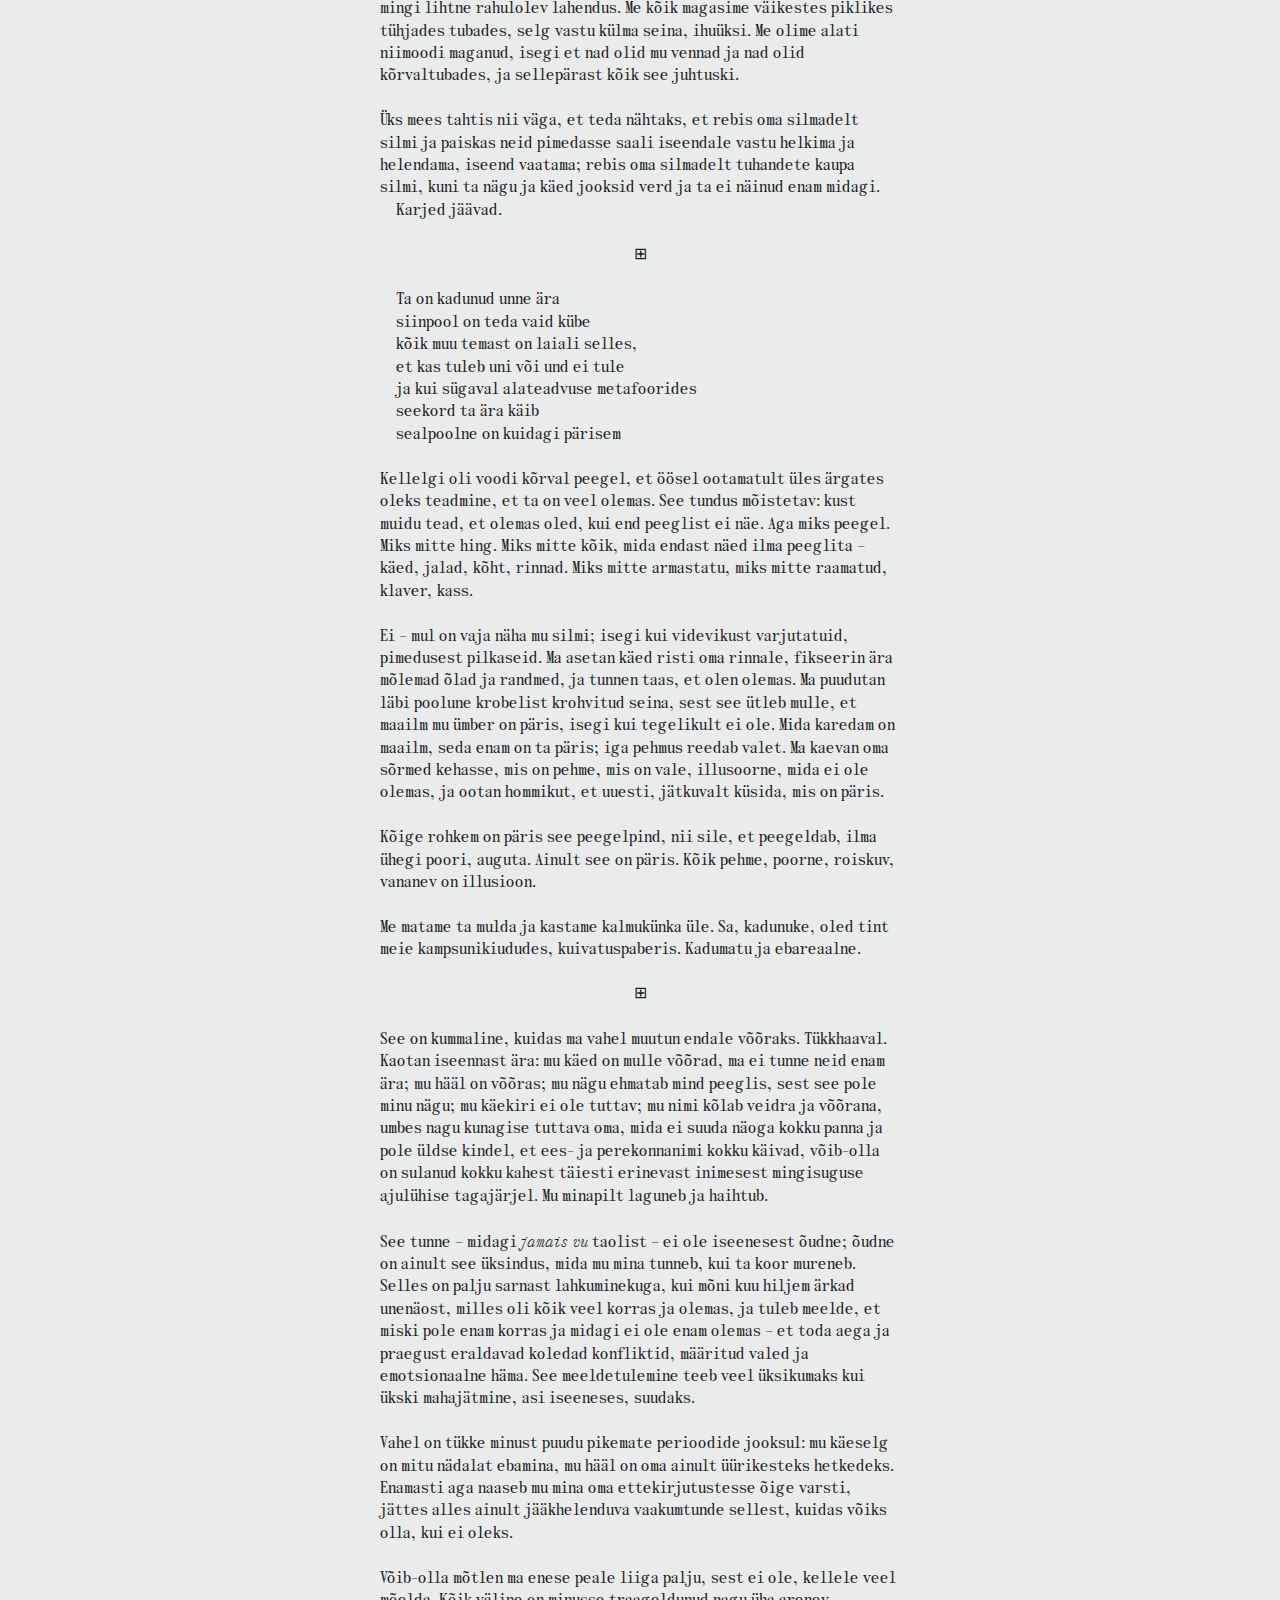
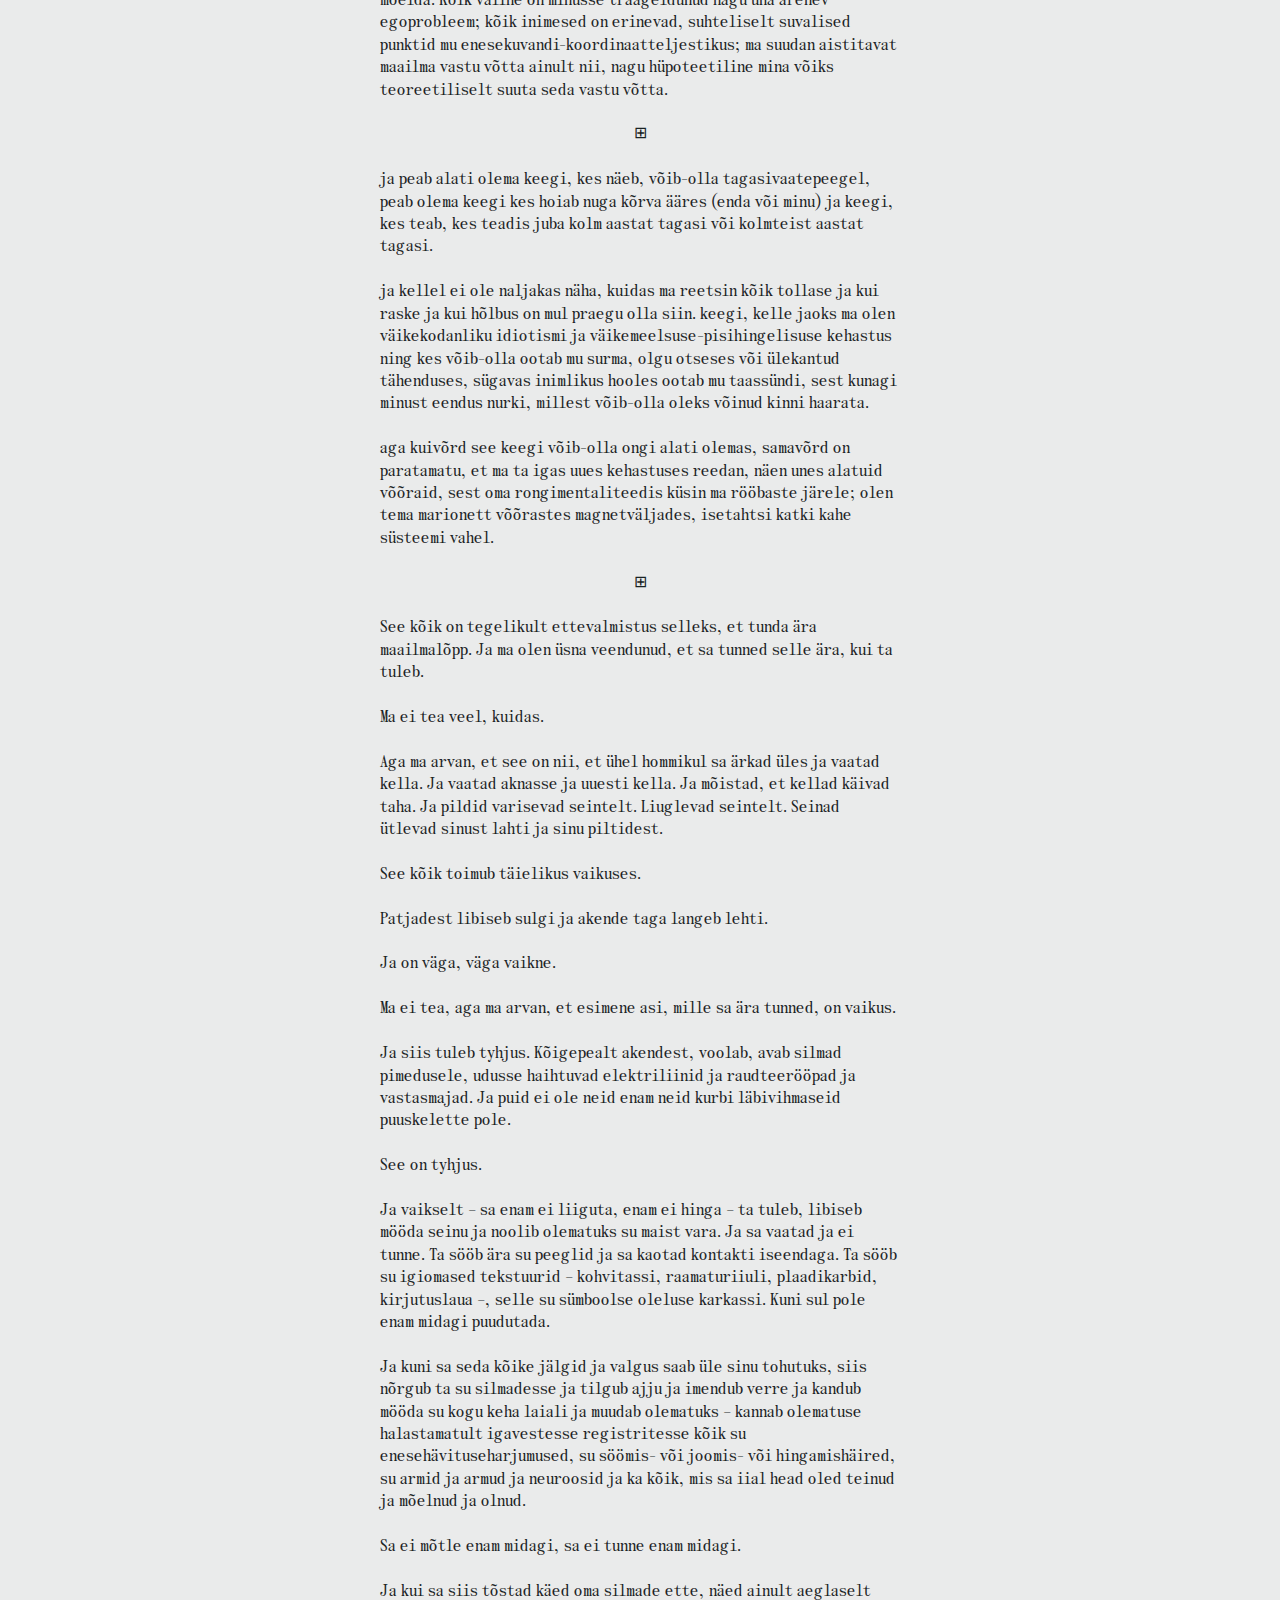
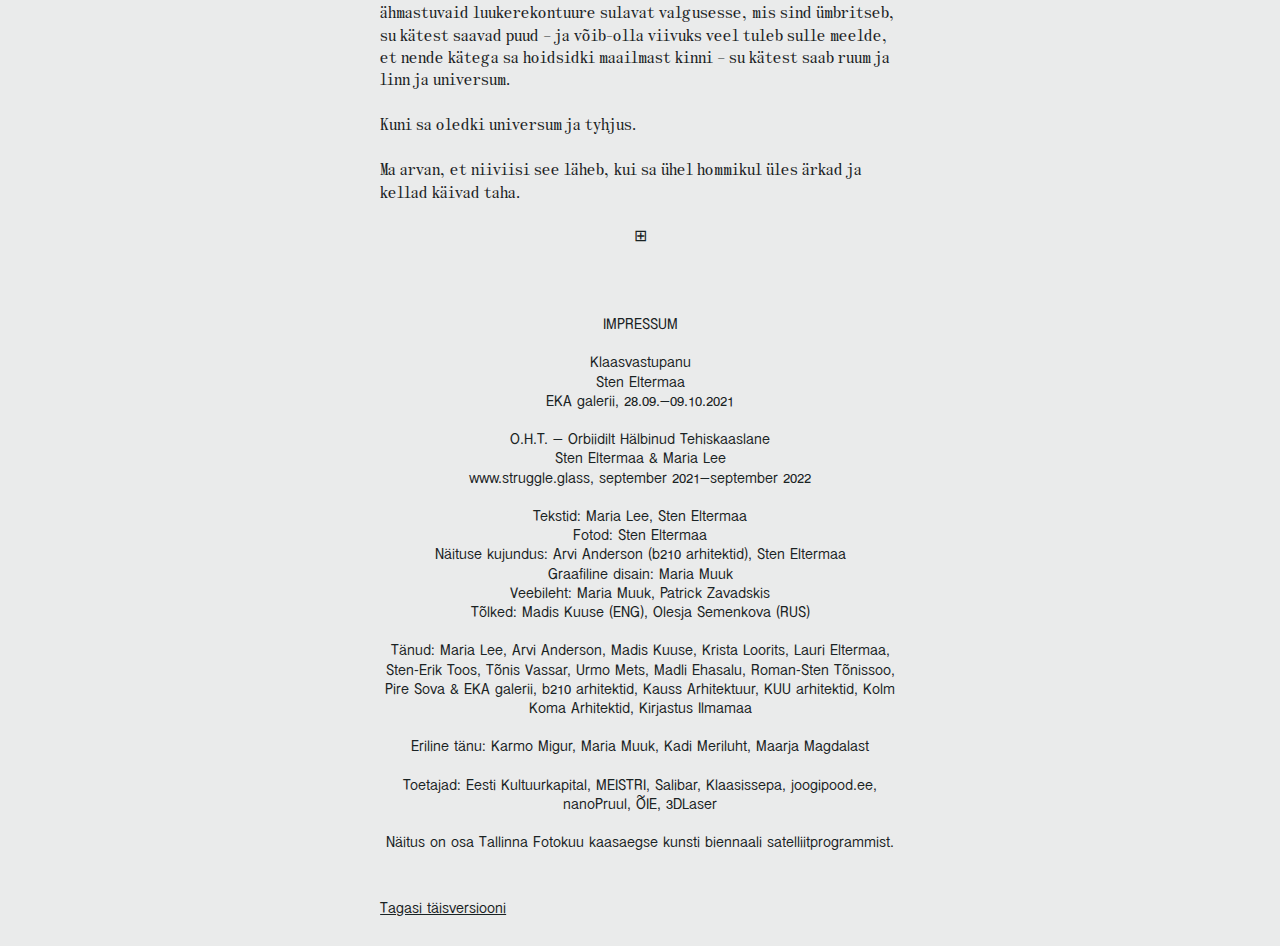
<file: glass-struggle/plaintext-EST.html>
<!DOCTYPE html>
<html lang="et" ontouchmove>

<head>
    <meta charset="UTF-8">
    <meta http-equiv="Content-Type" content="text/html; charset=utf-8">
    <meta http-equiv="X-UA-Compatible" content="IE=edge">
    <meta name="viewport" content="width=device-width, initial-scale=1.0">
    <title>Glass Struggle</title>
    <link rel="stylesheet" href="style.css">

    <meta property="og:title" content="Glass Struggle / O.H.T." />
    <meta property="og:description" content="Glass Struggle/Klaasvastupanu, Sten Eltermaa, EKA galerii, 28.09.–09.10.2021 / O.H.T. – Orbiidilt Hälbinud Tehiskaaslane, Sten Eltermaa & Maria Lee, www.struggle.glass, september 2021–september 2022">
    <meta property="og:url" content="www.struggle.glass" />
    <meta property="og:image" content="images/katkine-aken-taust.jpg"/>
    <meta property="og:type" content="website" />
    <meta property="fb:app_id" />
    <meta name="twitter:card" content="summary_large_image">
    <link rel="icon" href="images/glassstruggle-favicon.png">
    <script async src="https://www.googletagmanager.com/gtag/js?id=G-EGW6F4ESTY"></script>
    <script>
      window.dataLayer = window.dataLayer || [];
      function gtag(){dataLayer.push(arguments);}
      gtag('js', new Date());
    
      gtag('config', 'G-EGW6F4ESTY');
    </script>
    
</head>

<body style="background-color: rgba(26, 35, 36, 0.089);    -webkit-touch-callout:initial !important;
-webkit-user-select: initial !important;
-khtml-user-select: initial !important;
-moz-user-select: initial !important;
-ms-user-select: initial !important;
user-select: initial !important;
">
    <div class="plaintext">
        <p><a href="https://struggle.glass">Tagasi täisversiooni</a>
        </p><br><br>
        <p class="author">Sten Eltermaa<br><br></p>
<p class="heading">KLAASVASTUPANU<br><br></p>
<p> “Klaasvastupanu” / “Glass Struggle” on kestev kunstiline otsing, mis tegeleb klaasi kui paradoksiga: &#252;halt habras, teisalt tugev ja &#252;limat vastupanu osutav. Klaasist on n&#228;iteks k&#245;rgendatud julgeolekuga ehitised ning paavstki s&#245;idab (klaas)kuulikindlas autos. Uute klaasivalmistamistehnoloogiatega on kaasnenud olulised muudatused tootmisprotsesside, materjali kvaliteedi ning selle k&#228;ttesaadavuse osas.
    <br><br>
    Klaasi v&#245;ib vaadelda ka demokraatia s&#252;mbolina&nbsp;– avatud, l&#228;bipaistva ja v&#245;rdse dialoogina rahva ning v&#245;imukandjate vahel. Samas vihjab see materjal ka totalitarismile&nbsp;– &#252;hiskonnakihtide lahknemisele ning v&#245;imalikule, peatselt realiseeruvale v&#245;i juba aktualiseerunud korporatiivsele luupainajale. Kes meist poleks enam l&#228;bipaistev, kes ei n&#228;eks iseenda (k&#245;ver)peegeldust ekraanilt, aknaltki?
    <br><br>
    Varjumaks &#252;ldsuse huvi eest, kasutab v&#245;imuaparaat kamuflaa&#382;ina peegeldav-l&#228;bipaistvat pinda. N&#245;nda saab klaas ja aknad arhitektuuris kaasava (l&#228;bipaistev) v&#245;i v&#228;listava (peegeldus) t&#228;henduse, vastavalt sellele on ka ruum avatud v&#245;i suletud. "Klaasvastupanu" probleempunktid koonduvad vaataja/vaadatava ja j&#228;lgija/j&#228;lgitava binaarsuse &#252;mber.
    <br><br>
    Klaasil on kaks erinevat ontoloogilist staatust&nbsp;– esemeline ja virtuaalne. Klaasile on omane liminaalsus. Klaasi v&#245;ib vaadelda ka barj&#228;&#228;rina erinevate &#252;hiskonnagruppide vahel. Valitsemis-, v&#245;imu- ja/v&#245;i finantsinstitutsioonide kontekstis avaldub akna virtuaalus autoportreena, mis kujutab sealset keskkonda ja taasesitab seda n&#228;item&#228;nguna; ning seda m&#245;lemal suunal&nbsp;– olenevalt sellest, kummal pool vaataja seisab ning kas pind on l&#228;bipaistev v&#245;i mitte. V&#245;i m&#245;lemat korraga.
     <br><br>
    Üheks v&#245;imuaparaadi instrumendiks on j&#228;lgimistegevus. See n&#228;itlikustab turbulentsetel aegadel ka v&#245;imu enese haavatavust. J&#228;relevalve kapitalism kasvab j&#245;udsalt, meelitades inimesi ligi lubadusega luksusele, et seej&#228;rel neid endid isikluandmete kaudu kaubastada. Isikuandmetega kaubitsemine on inimkaubanduse uus h&#252;briidvorm. Ainuke v&#245;imalik revolutsioon, mida t&#228;nap&#228;eval ette v&#245;ib kujutada, on privaatsusp&#245;hine vastasseis. See h&#245;lmab nii igap&#228;evaelu kui ka mastaapsemat meelelaadi ja hoiakut. Kosmilistesse k&#245;rgustesse ulatuvad isikuandmetega kauplevad korporatsioonid tuleb v&#245;tta vastutusele nii sisu usaldusv&#228;&#228;rsuse kui ka oma maksuandmete &#245;igsuse eest&nbsp;– n&#228;iteks l&#228;bi h&#252;vitiste.
    <br><br>
    Koost&#246;&#246;s dramaturgi-luuletaja Maria Leega on "Klaasvastupanu” satelliit www.struggle.glass n&#228;htav nii veebis kui ka &#252;hel skulptuuridest (“O.H.T. ehk Orbiidilt H&#228;lbinud Tehiskaaslane”). N&#228;ituse graafiline disainer ning veebiversiooni kontseptualiseerija-disainer on Maria Muuk koos Patrick Zavadskisega. N&#228;ituse kujundaja on Arvi Anderson.    
</p>
    <br><br>
    <p class="author">
        Maria Lee<br><br>
    </p>
    <p class="heading">
        KLAAS KUI BARJ&#196;&#196;R<br><br>
    </p>
    <p>
        Klaasi poleks vaja, kui kahe keskkonna vahel ei oleks konflikti. “Usaldav klaas” on oks&#252;&#252;moron. Klaas on selleks, et korraga end kaitsta kui ka vastast spioneerida. Aknaklaas kaitseb kliima eest, lubades ometi v&#228;ljavaate. Akvaariumiklaas v&#245;i loomaaias kiskjate ja nende vaatlejate vaheline klaas aitab s&#228;ilitada keskkonda ja v&#245;imaldab ohutult j&#228;lgida. Lind ei n&#228;e klaasi, lendab vastu aknaid end surnuks. Klaas on inimtekkeline v&#245;imuinstrument.
        <br><br>
        Kui kirjeldada iseend klaasina&nbsp;– klaasn&#245;u, klaaskuulina, klaaskupli all vangistuses olevana&nbsp;– r&#228;&#228;gime harilikult haprusest, iseenda vajadusest end keskkonna vastu kaitsta, olles ometi v&#228;ga haavatavad, sest v&#245;im t&#246;&#246;tab alati moel v&#245;i teisel kahesuunaliselt. Kardame, et oleme liiga l&#228;bin&#228;htavad. Et iga l&#246;&#246;k v&#245;ib meid purustada. Samas on sel oma v&#245;lu: armastust ei ole haavatavuseta; ilma oma verd ja soolikaid s&#245;na otseses m&#245;ttes teise h&#245;lma m&#228;&#228;rimata, avame end justkui klaasi tagant, olles t&#228;ielikult n&#228;htavad, kuid kaitstes end ja teist t&#228;ieliku kokkusulamise, kokkukasvamise eest. See valu ja v&#245;lu innustab kunstivorme oma k&#245;rgemates ja madalamates stiilides katsetama t&#228;ieliku l&#228;bipaistvuse illusiooniga, olgu reaalse klaasi v&#245;i virtuaalsega, foto, videokaamerate abil&nbsp;– inimene kui loomaaialoom, &#252;lej&#228;&#228;nud liigist v&#228;lja astuv ekspositsioon; see on &#252;htaegu alandav, t&#228;ielikult haavatav positsioon; teiselt poolt v&#245;imestav&nbsp;– v&#245;tta peategelase roll, taandada vaatleja anon&#252;&#252;mseks massiks. Aga oluline on selle juures kas materiaalne v&#245;i kujutletav barj&#228;&#228;r. Teatris r&#228;&#228;gitakse <span style="white-space: nowrap">“neljandast</span> seinast”, mis sisuliselt pole samuti muud kui metafoor klaasist, aknast. Meie j&#228;lgime, aga nemad “ei tea”, et me j&#228;lgime. 
        <br><br>
        Klaas v&#245;ib aga olla ka ligip&#228;&#228;smatust, tugevust s&#252;mboliseeriv element. Klaasjas pilk t&#228;hendab l&#228;bitungimatut pilku, mis emotsioone ei reeda. J&#228;&#228; kui naturaalselt esinev klaas: muudab oma s&#252;dame j&#228;&#228;ks&nbsp;– s.t., miski ei saa haavata, &#252;htegi tundevirvendust ei lubata ligi, olgu v&#245;i metafoorid eri versioonides <span style="white-space: nowrap">“j&#228;&#228;kuningannadest”</span>, olgugi siin r&#245;hk rohkem temperatuuril ja mitte klaasisel haavamatusel.
        <br><br>
        Kui loodi esimesed automobiilid, kasutati akendes tavalist klaasi, mis kokkup&#245;rkel purunesid suurteks teravate servadega t&#252;kkideks nii et kui avariissesattunu ei surnud l&#246;&#246;gi tagaj&#228;rjel, siis v&#228;ga t&#245;en&#246;oliselt sai surmavad haavad klaasikildudest. T&#228;nap&#228;eval kasutame karastatud klaasi, n&#245;udlikematel juhtudel lamineeritud klaasi. Ja ometi, olgu klaas kui tahes vajalik vahend inimesele, kes temaga opereerib ja teda manipuleerib, hakkab klaas v&#245;imalusel inimv&#245;imule vastupanu osutama; ta ei pruugi enam olla relv, vaid agressor ise, astudes vastu v&#228;&#228;rkasutusele, osutudes vigade esinemisel eluohtlikuks. Nii toimib muidugi ka iga teine ressurss. Alles me vahetasime klaasi vastupidavama ja odavama l&#228;bipaistva plasti vastu, ja juba upume s&#245;na t&#245;sises m&#245;ttes plastj&#228;&#228;kidesse.
        <br><br>
        Ning muidugi k&#252;simus klaasist kui illusioonist&nbsp;– peegeldajast, simulaatorist, mis muudab mis tahes n&#228;htuse justkui k&#228;egakatsutavaks 2D kujutluseks. Narkissos vaatles oma peegeldust tiigiveel nii kaua, et suri&nbsp;– m&#245;jus metafoor, mis aga ps&#252;hholoogiliselt on ebaveenev. Peegelpindade, veel enam aga ka video- ja fototehnika ajastul oleme aga k&#245;ik moel v&#245;i teisel n&#228;lga surevad nartsissistid, pidevalt teadlikud sellest, et meid v&#245;idakse vaadelda, sest me ise vaatleme kogu aeg teisi. See on kahesuunaline panoptikum. Klaas kui peegelpind paneb meid modifitseerima oma k&#228;itumist, sunnib meid fabritseerima oma autentsust. Enam kui kunagi varem oleme v&#228;ga teadlikud sellest, millised me v&#228;lja n&#228;eme ja t&#245;en&#228;oliselt m&#245;tleme sellest pidevalt palju kordi rohkem kui meie sajanditagused esivanemad. Kui iga m&#245;te on tegu, siis mis tegu on enese v&#228;limusele m&#245;tlemine? Kes on patuta, visaku esimene kivi. Need, kes elavad klaasist majades, &#228;rgu pildugu kive.
        <br><br>
        Ps&#252;hholoogiliselt aga n&#228;ikse nii, et mida enam me tegeleme pealispindade, iseenese ja teiste fassaadidega, seda enam kaotame valvsust tegeliku sisu &#252;le. Iga internetti laetud pildiga, iga liigutusega internetis anname j&#228;rjest enam oma privaatsusest &#228;ra; vaateakendel oma m&#246;&#246;duvat peegeldust kohendades n&#228;ime unustavat klaassilmsed kaamerad, mis meid igal sammul j&#228;lgivad. Lollitame end m&#245;ttega, nagu v&#245;im oleks veel meil, nagu meie oleksime j&#228;lgijad; ja vahel ehk hoopis vastupidi&nbsp;– nagu keegi tahaks meid j&#228;lgida, nagu v&#245;iksime kellelegi huvi pakkuda, kui t&#245;ep&#228;rane tegelikkus on lihtsalt see, et me oleme kogu aeg j&#228;lgitavad, me ise olemegi turvarisk, aga ilmselt suurema osa ajast ei j&#228;lgi meid ei naaber, ei taevas uitavad satelliidid, ei jumal, ilmselt mitte l&#228;him s&#245;bergi.
        <br><br>
        Ja klaaspindadele p&#252;hendudes kaotame tihti valvsuse selle &#252;le, mis tegelikult nende taga toimub, ja unustame end j&#228;lgima iseend nii, nagu seda v&#245;iks teha keegi teine. Klaas on inimese v&#245;imuinstrument, aga kes meist on veel inimesed, kellel on v&#245;im?        
    </p>
<br><br>

<p class="heading">
    ORBIIDILT H&#196;LBINUD TEHISKAASLANE
</p>
<p class="tekstiallkiri"><br>Fragmendid</p>
<br>

<p class="poetry">
    Mu s&#252;da on klaasist ja mu n&#228;rvis&#252;steem on klaasist ja mu teadvus on klaasist ja k&#245;iges on m&#245;rad sees. Ainult mu keha, see amorfne, aegajalt t&#252;lgastav ja ometi ainus, mis mind t&#245;eliselt koos hoiab ja mis samuti n&#228;itab lagunemise m&#228;rke, on p&#245;letamata savi ja vormitu liiv ja k&#228;ib mu klaasist mitteolemisel kaasas &#252;hest katastroofist teise.
    <br><br>
    Kui kord ka mu keha klaasiks saab, piisab vaid toolilt kukkumisest v&#245;i k&#245;nniteel komistamisest ja siis ei pane mind enam keegi kokku.
    <br><br>
    V&#245;ib-olla p&#245;letab armastus, v&#245;ib-olla s&#252;&#252;tunne, v&#245;ib-olla m&#245;ttetus (kuigi see viimane tundub pigem nagu vesi, mis k&#245;ik nurgituks lihvib). V&#245;ib-olla hirm, kirg v&#245;i &#252;ksindus.
    <br><br>
    V&#245;ib-olla mingi sisemine, haprast kristallklaasist teadmine&nbsp;– pigem vist aimdus&nbsp;– maailmast, milles ma tahaksin elada, kui oleksin s&#252;ndinud teise eksistentsi v&#245;i mateeriasse.
    <br><br>
    Selleks, et f&#252;&#252;sis klaasiks puhuda ja kildudeks pilduda, koos k&#245;ige muuga.
        </p>

        <br><p style="text-align:center;">⊞</p><br>
        <p class="poetry">
            M&#245;nikord l&#246;&#246;b arusaamine, et tegelikult me oleme k&#245;ik eraldi inimesed ja meie vahel on m&#245;&#245;tmatud vahemaad, isegi kui me oleme k&#245;ige kirglikumates embustes. Et me suhtleme ainult oma m&#245;tte &#228;&#228;realadega, k&#245;ik muu j&#228;&#228;b meisse enesesse nagu &#252;rgloomad kivisse.
            <br><br>
            Ja &#252;ksi, kui me &#228;rkame, kui riietume, kui nutame vannitoapeegli ees. &#252;ksi oma hommikulehtede ja kohvidega. Kes meid &#245;ieti n&#228;eb? Peale selle s&#252;steemi verrekasvanud, k&#245;ikjalolevate emotsioonitute kaamerate? Kes n&#228;eb meisse, kui me t&#228;iesti p&#245;hjendamatult l&#245;hume &#228;ra oma v&#245;imalusi, kui me end saboteerime mingisuguste komplekside ja s&#252;ndroomide p&#228;rast, mille p&#245;hjuseid me isegi enam ei m&#228;leta?
            <br><br>
            V&#245;ib-olla nad n&#228;evad meie skeletini, v&#245;ib-olla nad skanneerivad l&#228;bi meie kasvajaalti lihaskoe, meie t&#245;bise vere, aga kas nad sealjuures n&#228;evad, kuiv&#245;rd me tegelikult p&#252;&#252;ame ennast eitada, end tulevikule p&#252;hendada? Kas nad on v&#245;imelised n&#228;gema meie armastust, mille k&#252;lge me k&#245;igest hoolimata, elup&#245;letajalikult klammerdume? N&#228;evad nad meie kirglikke, meeleheitlikke p&#252;&#252;dlusi?
            <br><br>
            Ma arvan, et ei.
            <br><br>
            Oleks siis v&#228;hemasti, et me ise teineteist n&#228;eme.
       </p>
    

    <br><p style="text-align:center;">⊞</p><br>
    <p class="poetry">
        Lahkus&nbsp;– s&#245;nana nii jahe, neutraalne, justkui midagi k&#252;lmalt vooruslikku; viskus vastu klaasi ja murdis nii iseenese kui klaasi. M&#245;rad klaasis avaldusid selles, et iga j&#228;rgmine r&#252;nnak v&#245;is ta l&#245;plikult maatasa teha; m&#245;rad lahkuses tulik&#252;lmade &#228;rkamistena, mis soontena jooksid igas heatahteavalduses, igas helluses. K&#245;igest hakkas peenikese &#228;mblikuv&#245;rguna l&#228;bi jooksma teadmine &#245;ige pea aset leidvast reetmisest, seet&#245;ttu hakkas k&#245;ike dikteerima p&#245;hjus ja tagaj&#228;rg, strateegiad, agentsus. Kummalisel kombel polnud elu enam j&#245;evool v&#245;i kevadine lehteminemine, vaid etturite ja ratsude k&#228;igud, šahmatid ja v&#245;rgutused.
        <br><br>
        Aga ei, seda ei saa lubada; see ajab pead sassi, see keerab s&#252;damed tagurpidi. Ei, siit selg ees taganeda, taganeda, las uksed sulguvad, las valgus kustub.
        <br><br>
        Tagasi &#246;he, kus juhatab intuitsioon; paekivi praguneb, j&#228;&#228; kildub; mitte mingeid m&#245;rasid.
        <br><br>
        Kui kukkuda, siis ilma hoiatuseta.
    </p>

    <br><p style="text-align:center;">⊞</p><br>
    <p class="poetry">
        Ma k&#228;isin koolis, aga m&#245;tted vist mujal, sest miks ma muidu ei m&#228;leta, mis saama hakkas. Uues koolimajas l&#245;huti &#228;ra uks. Professor &#252;tles, et k&#245;ik need purunemised viitavad j&#228;rjekordsele katastroofile. Et p&#252;&#252;dke ainult veel meie serviisi kildudeks pilduda.
        <br><br>
        Olime kord mitmekesi saalis. Puhkasime ja arutlesime. J&#245;in vett. Ja siis korraga&nbsp;– mis minuga toimus?&nbsp;–, selgitades venekeelsele kursusekaaslasele parajasti, millest me teised just r&#228;&#228;kinud olime, lasin veeklaasil s&#245;rmede vahelt v&#228;lja libiseda. See oli pooltahtlikult. See oli impulsiivne. See oli minu klaas. Ma ei arvanud, et ta katki l&#228;heb.
        <br><br>
        Aga l&#228;ks. P&#252;&#252;dsin killud kokku korjata&nbsp;– nii paljudeks v&#228;ikesteks n&#228;htamatuteks kildudeks pole kunagi miski purunenud&nbsp;–, aga keegi ei aidanud mind, ega ma isegi eriti ei viitsinud. Ometi sai selgeks see, et miski t&#245;esti viitab s&#252;vastruktuuride &#252;mberpaigutumisele ja sellele, et ees on h&#228;vingu ja katakl&#252;smide ajastu. Ja veel enam, ma olin seda ise p&#245;hjustanud&nbsp;– mitte kogemata, vaid omaenda sadismist. See polnud enam kaugete instantside m&#228;ng.
        <br><br>
        Ukse me saime uue, ja kardinad saime uued, kuigi need akende eest pidevalt &#228;ra kukkusid. Aga selle &#252;le ainult naerdi.
    <br>
</p>

<br><p style="text-align:center;">⊞</p><br>
<p class="poetry">
    &#220;hes unes kukkus keegi jalgrattaga nii, et ta pupillid paindusid ovaalseks ja ta j&#228;i pimedaks; me elasime l&#228;bik&#228;idavas klaaskabiinis, katsime seinad kardinatega ja lukustasime uksed, nagu poleks meid kodus; lasksime s&#245;pradel endale suppi teha, sest olime n&#228;lga suremas; kohtusime ostukeskuse turvav&#228;ravates, r&#228;&#228;kisime keset koridori k&#245;ikidest asjadest, mis meid vihastavad.
    <br><br>
    Vaenlaste hulk v&#245;ib k&#252;ll olla mitmekordistunud neil viimastel aegadel, mil ma ei ole p&#228;ris mina ise, veel v&#228;hem keegi teine.
    <br><br>
    Torm rebib teatri plagu nagu suureks valgeks kassiks maskeerunud tuul, ja ma ei saa eitada, et hetkiti tahaksin olla keegi, kes ei usuks, et selline ilm olemas v&#245;ib olla.
    <br><br>
    Keegi, kes on veel kolmek&#252;mneseltki noor.
    <br><br>
    Keegi, kes ei vea enda j&#228;rel k&#245;ike, mis iial valesti on l&#228;inud.
    <br><br>
    Keegi, kes ei l&#228;he vabasurma ilu p&#228;rast, vaid kelle jaoks on vaid &#252;ks kriteerium: l&#245;bus, huvitav, r&#245;&#245;mus.
    <br><br>
    Sest selle ilu m&#245;istega, m&#245;iste avamisega, olen endale k&#252;ll paraja karuteene teinud.
    <br><br>
    Ma usun&nbsp;– tahtsin &#246;elda, et arvan, aga tegelikult ei arva; lihtsalt usun&nbsp;–, et s&#245;na “ilus” on algup&#228;raselt sees&#252;tlevas k&#228;&#228;ndes. Kui sa oled ilus, siis t&#228;hendab see, et sa oled ilu sees, t&#228;hendab, oled minetanud iseend, pole sa ise, oled vastuv&#245;tja, oled avatud olevale: ilule. Kui sa oled t&#245;eliselt ilus, siis sa ei muretse, kas sina ise oled ilus. Kui sa oled p&#228;riselt elus nagu “elu sees”, siis sa ei m&#245;tle, kas see oled sina, kes elab. Sa ei saa end vaadata k&#245;rvalt nagu kedagi, kes on, sest sa oled t&#228;ielikult selle sees; nii, nagu ollakse m&#228;ngu sees, nagu ollakse lummuses, nagu ollakse unes.
    <br><br>
    See v&#245;ib olla sekundid, see v&#245;ib olla eluaeg&nbsp;– see hetk puhast olemist. Hetk, mis pole ajas; on v&#228;ljaspool aega; on Augenblick.
    <br><br>
    Ilu on muutuv, fikseerimatu. See pole totaalne v&#245;i absoluutne, iga&#252;he jaoks samal moel, samal m&#228;&#228;ral. Ilu v&#245;ib olla milles iganes&nbsp;– ja v&#245;ib mitte olla. V&#245;ib kaduda niisama kiiresti, kui end ilmutas. See on katkematu dialoog sinu enese ja sind &#252;mbritseva vahel, nagu helilained v&#245;i valgusosakesed.
</p>

<br><p style="text-align:center;">⊞</p><br>
<p class="poetry">
Unes oli, et mul oli kaks venda. Üks oli hiljuti &#228;ra surnud. Teine &#252;tles temast kohe p&#228;rast surma lahti ja kahtlustati, et see teine oligi ta tapnud. Esimene vend oli idealist ja teine vend oli materialist. Ja siis veel olin mina. Ma kas kahtlustasin ise, v&#245;i kahtlustati mind, et teine vend leiab oma surma minus. Ma p&#252;&#252;dsin k&#245;igile selgeks teha&nbsp;– endale, surnud vennale ja teisele vennale&nbsp;–, et me k&#245;ik oleme &#245;nnetud. Esimene oma idealismis, teine materialismis, ja siis mina. Et see lahti&#252;tlemine v&#245;i l&#245;putegemine v&#245;i k&#245;ik see muu, see polnud mingi lihtne rahulolev lahendus. Me k&#245;ik magasime v&#228;ikestes piklikes t&#252;hjades tubades, selg vastu k&#252;lma seina, ihu&#252;ksi. Me olime alati niimoodi maganud, isegi et nad olid mu vennad ja nad olid k&#245;rvaltubades, ja sellep&#228;rast k&#245;ik see juhtuski.
<br><br>
Üks mees tahtis nii v&#228;ga, et teda n&#228;htaks, et rebis oma silmadelt silmi ja paiskas neid pimedasse saali iseendale vastu helkima ja helendama, iseend vaatama; rebis oma silmadelt tuhandete kaupa silmi, kuni ta n&#228;gu ja k&#228;ed jooksid verd ja ta ei n&#228;inud enam midagi.
<br>&#8195;Karjed j&#228;&#228;vad.
</p>


<br><p style="text-align:center;">⊞</p><br>
<p class="poetry">
    &#8195;Ta on kadunud unne &#228;ra
    <br>&#8195;siinpool on teda vaid k&#252;be
    <br>&#8195;k&#245;ik muu temast on laiali selles,
    <br>&#8195;et kas tuleb uni v&#245;i und ei tule
    <br>&#8195;ja kui s&#252;gaval alateadvuse metafoorides
    <br>&#8195;seekord ta &#228;ra k&#228;ib
    <br>&#8195;sealpoolne on kuidagi p&#228;risem
    <br><br>
    Kellelgi oli voodi k&#245;rval peegel, et &#246;&#246;sel ootamatult &#252;les &#228;rgates oleks teadmine, et ta on veel olemas. See tundus m&#245;istetav: kust muidu tead, et olemas oled, kui end peeglist ei n&#228;e. Aga miks peegel. Miks mitte hing. Miks mitte k&#245;ik, mida endast n&#228;ed ilma peeglita&nbsp;– k&#228;ed, jalad, k&#245;ht, rinnad. Miks mitte armastatu, miks mitte raamatud, klaver, kass.
    <br><br>
    Ei&nbsp;– mul on vaja n&#228;ha mu silmi; isegi kui videvikust varjutatuid, pimedusest pilkaseid. Ma asetan k&#228;ed risti oma rinnale, fikseerin &#228;ra m&#245;lemad &#245;lad ja randmed, ja tunnen taas, et olen olemas. Ma puudutan l&#228;bi poolune krobelist krohvitud seina, sest see &#252;tleb mulle, et maailm mu &#252;mber on p&#228;ris, isegi kui tegelikult ei ole. Mida karedam on maailm, seda enam on ta p&#228;ris; iga pehmus reedab valet. Ma kaevan oma s&#245;rmed kehasse, mis on pehme, mis on vale, illusoorne, mida ei ole olemas, ja ootan hommikut, et uuesti, j&#228;tkuvalt k&#252;sida, mis on p&#228;ris.
    <br><br>
    K&#245;ige rohkem on p&#228;ris see peegelpind, nii sile, et peegeldab, ilma &#252;hegi poori, auguta. Ainult see on p&#228;ris. K&#245;ik pehme, poorne, roiskuv, vananev on illusioon.
    <br><br>
    Me matame ta mulda ja kastame kalmuk&#252;nka &#252;le. Sa, kadunuke, oled tint meie kampsunikiududes, kuivatuspaberis. Kadumatu ja ebareaalne.
</p>

<br><p style="text-align:center;">⊞</p><br>
<p class="poetry">
    See on kummaline, kuidas ma vahel muutun endale v&#245;&#245;raks. T&#252;kkhaaval. Kaotan iseennast &#228;ra: mu k&#228;ed on mulle v&#245;&#245;rad, ma ei tunne neid enam &#228;ra; mu h&#228;&#228;l on v&#245;&#245;ras; mu n&#228;gu ehmatab mind peeglis, sest see pole minu n&#228;gu; mu k&#228;ekiri ei ole tuttav; mu nimi k&#245;lab veidra ja v&#245;&#245;rana, umbes nagu kunagise tuttava oma, mida ei suuda n&#228;oga kokku panna ja pole &#252;ldse kindel, et ees- ja perekonnanimi kokku k&#228;ivad, v&#245;ib-olla on sulanud kokku kahest t&#228;iesti erinevast inimesest mingisuguse ajul&#252;hise tagaj&#228;rjel. Mu minapilt laguneb ja haihtub.
    <br><br>
    See tunne&nbsp;– midagi <i>jamais vu</i> taolist&nbsp;– ei ole iseenesest &#245;udne; &#245;udne on ainult see &#252;ksindus, mida mu mina tunneb, kui ta koor mureneb. Selles on palju sarnast lahkuminekuga, kui m&#245;ni kuu hiljem &#228;rkad unen&#228;ost, milles oli k&#245;ik veel korras ja olemas, ja tuleb meelde, et miski pole enam korras ja midagi ei ole enam olemas&nbsp;– et toda aega ja praegust eraldavad koledad konfliktid, m&#228;&#228;ritud valed ja emotsionaalne h&#228;ma. See meeldetulemine teeb veel &#252;ksikumaks kui &#252;kski mahaj&#228;tmine, asi iseeneses, suudaks.
    <br><br>
    Vahel on t&#252;kke minust puudu pikemate perioodide jooksul: mu k&#228;eselg on mitu n&#228;dalat ebamina, mu h&#228;&#228;l on oma ainult &#252;&#252;rikesteks hetkedeks. Enamasti aga naaseb mu mina oma ettekirjutustesse &#245;ige varsti, j&#228;ttes alles ainult j&#228;&#228;khelenduva vaakumtunde sellest, kuidas v&#245;iks olla, kui ei oleks.
    <br><br>
    V&#245;ib-olla m&#245;tlen ma enese peale liiga palju, sest ei ole, kellele veel m&#245;elda. K&#245;ik v&#228;line on minusse traageldunud nagu &#252;ha arenev egoprobleem; k&#245;ik inimesed on erinevad, suhteliselt suvalised punktid mu enesekuvandi-koordinaatteljestikus; ma suudan aistitavat maailma vastu v&#245;tta ainult nii, nagu h&#252;poteetiline mina v&#245;iks teoreetiliselt suuta seda vastu v&#245;tta.
</p>

<br><p style="text-align:center;">⊞</p><br>
<p class="poetry">
    ja peab alati olema keegi, kes n&#228;eb, v&#245;ib-olla tagasivaatepeegel, peab olema keegi kes hoiab nuga k&#245;rva &#228;&#228;res (enda v&#245;i minu) ja keegi, kes teab, kes teadis juba kolm aastat tagasi v&#245;i kolmteist aastat tagasi.
    <br><br>
    ja kellel ei ole naljakas n&#228;ha, kuidas ma reetsin k&#245;ik tollase ja kui raske ja kui h&#245;lbus on mul praegu olla siin. keegi, kelle jaoks ma olen v&#228;ikekodanliku idiotismi ja v&#228;ikemeelsuse-pisihingelisuse kehastus ning kes v&#245;ib-olla ootab mu surma, olgu otseses v&#245;i &#252;lekantud t&#228;henduses, s&#252;gavas inimlikus hooles ootab mu taass&#252;ndi, sest kunagi minust eendus nurki, millest v&#245;ib-olla oleks v&#245;inud kinni haarata.
    <br><br>
    aga kuiv&#245;rd see keegi v&#245;ib-olla ongi alati olemas, samav&#245;rd on paratamatu, et ma ta igas uues kehastuses reedan, n&#228;en unes alatuid v&#245;&#245;raid, sest oma rongimentaliteedis k&#252;sin ma r&#246;&#246;baste j&#228;rele; olen tema marionett v&#245;&#245;rastes magnetv&#228;ljades, isetahtsi katki kahe s&#252;steemi vahel.
    </p>

    <br><p style="text-align:center;">⊞</p><br>
<p class="poetry">
    See k&#245;ik on tegelikult ettevalmistus selleks, et tunda &#228;ra maailmal&#245;pp. Ja ma olen &#252;sna veendunud, et sa tunned selle &#228;ra, kui ta tuleb.
    <br><br>
    Ma ei tea veel, kuidas.
    <br><br>
    Aga ma arvan, et see on nii, et &#252;hel hommikul sa &#228;rkad &#252;les ja vaatad kella. Ja vaatad aknasse ja uuesti kella. Ja m&#245;istad, et kellad k&#228;ivad taha. Ja pildid varisevad seintelt. Liuglevad seintelt. Seinad &#252;tlevad sinust lahti ja sinu piltidest.
    <br><br>
    See k&#245;ik toimub t&#228;ielikus vaikuses.
    <br><br>
    Patjadest libiseb sulgi ja akende taga langeb lehti.
    <br><br>
    Ja on v&#228;ga, v&#228;ga vaikne.
    <br><br>
    Ma ei tea, aga ma arvan, et esimene asi, mille sa &#228;ra tunned, on vaikus.
    <br><br>
    Ja siis tuleb tyhjus. K&#245;igepealt akendest, voolab, avab silmad pimedusele, udusse haihtuvad elektriliinid ja raudteer&#246;&#246;pad ja vastasmajad. Ja puid ei ole neid enam neid kurbi l&#228;bivihmaseid puuskelette pole.
    <br><br>
    See on tyhjus.
    <br><br>
    Ja vaikselt&nbsp;– sa enam ei liiguta, enam ei hinga&nbsp;– ta tuleb, libiseb m&#246;&#246;da seinu ja noolib olematuks su maist vara. Ja sa vaatad ja ei tunne. Ta s&#246;&#246;b &#228;ra su peeglid ja sa kaotad kontakti iseendaga. Ta s&#246;&#246;b su igiomased tekstuurid&nbsp;– kohvitassi, raamaturiiuli, plaadikarbid, kirjutuslaua&nbsp;–, selle su s&#252;mboolse oleluse karkassi. Kuni sul pole enam midagi puudutada.
    <br><br>
    Ja kuni sa seda k&#245;ike j&#228;lgid ja valgus saab &#252;le sinu tohutuks, siis n&#245;rgub ta su silmadesse ja tilgub ajju ja imendub verre ja kandub m&#246;&#246;da su kogu keha laiali ja muudab olematuks&nbsp;– kannab olematuse halastamatult igavestesse registritesse k&#245;ik su eneseh&#228;vituseharjumused, su s&#246;&#246;mis- v&#245;i joomis- v&#245;i hingamish&#228;ired, su armid ja armud ja neuroosid ja ka k&#245;ik, mis sa iial head oled teinud ja m&#245;elnud ja olnud.
    <br><br>
    Sa ei m&#245;tle enam midagi, sa ei tunne enam midagi.
    <br><br>
    Ja kui sa siis t&#245;stad k&#228;ed oma silmade ette, n&#228;ed ainult aeglaselt &#228;hmastuvaid luukerekontuure sulavat valgusesse, mis sind &#252;mbritseb, su k&#228;test saavad puud&nbsp;– ja v&#245;ib-olla viivuks veel tuleb sulle meelde, et nende k&#228;tega sa hoidsidki maailmast kinni&nbsp;– su k&#228;test saab ruum ja linn ja universum.
    <br><br>
    Kuni sa oledki universum ja tyhjus.
    <br><br>
    Ma arvan, et niiviisi see l&#228;heb, kui sa &#252;hel hommikul &#252;les &#228;rkad ja kellad k&#228;ivad taha.
    </p>

    
<br><p style="text-align:center;">⊞</p><br><br><br>
<p class="tekstiallkiri" style="font-size:1em;">IMPRESSUM
    <br><br>
    Klaasvastupanu
    <br>Sten Eltermaa
    <br>EKA galerii, 28.09.–09.10.2021
    <br><br>
    O.H.T. – Orbiidilt Hälbinud Tehiskaaslane
    <br>Sten Eltermaa & Maria Lee
    <br>www.struggle.glass, september 2021–september 2022
    <br><br>
    Tekstid: Maria Lee, Sten Eltermaa
    <br>Fotod: Sten Eltermaa
    <br>Näituse kujundus: Arvi Anderson (b210 arhitektid), Sten Eltermaa
    <br>Graafiline disain: Maria Muuk
    <br>Veebileht: Maria Muuk, Patrick Zavadskis
    <br>Tõlked: Madis Kuuse (ENG), Olesja Semenkova (RUS)
    <br><br>
    Tänud: Maria Lee, Arvi Anderson, Madis Kuuse, Krista Loorits, Lauri Eltermaa, Sten-Erik Toos, Tõnis Vassar, Urmo Mets, Madli Ehasalu, Roman-Sten Tõnissoo, Pire Sova & EKA galerii, b210 arhitektid, Kauss Arhitektuur, KUU arhitektid, Kolm Koma Arhitektid, Kirjastus Ilmamaa
    <br><br>
    Eriline tänu: Karmo Migur, Maria Muuk, Kadi Meriluht, Maarja Magdalast
    <br><br>
    Toetajad: Eesti Kultuurkapital, MEISTRI, Salibar, Klaasissepa, joogipood.ee, nanoPruul, ÕIE, 3DLaser
    <br><br>
    Näitus on osa Tallinna Fotokuu kaasaegse kunsti biennaali satelliitprogrammist.
</p>
<br><br>


    <p><a href="https://struggle.glass">Tagasi täisversiooni</a>
</p>
    </div>
    
</body>
</file>
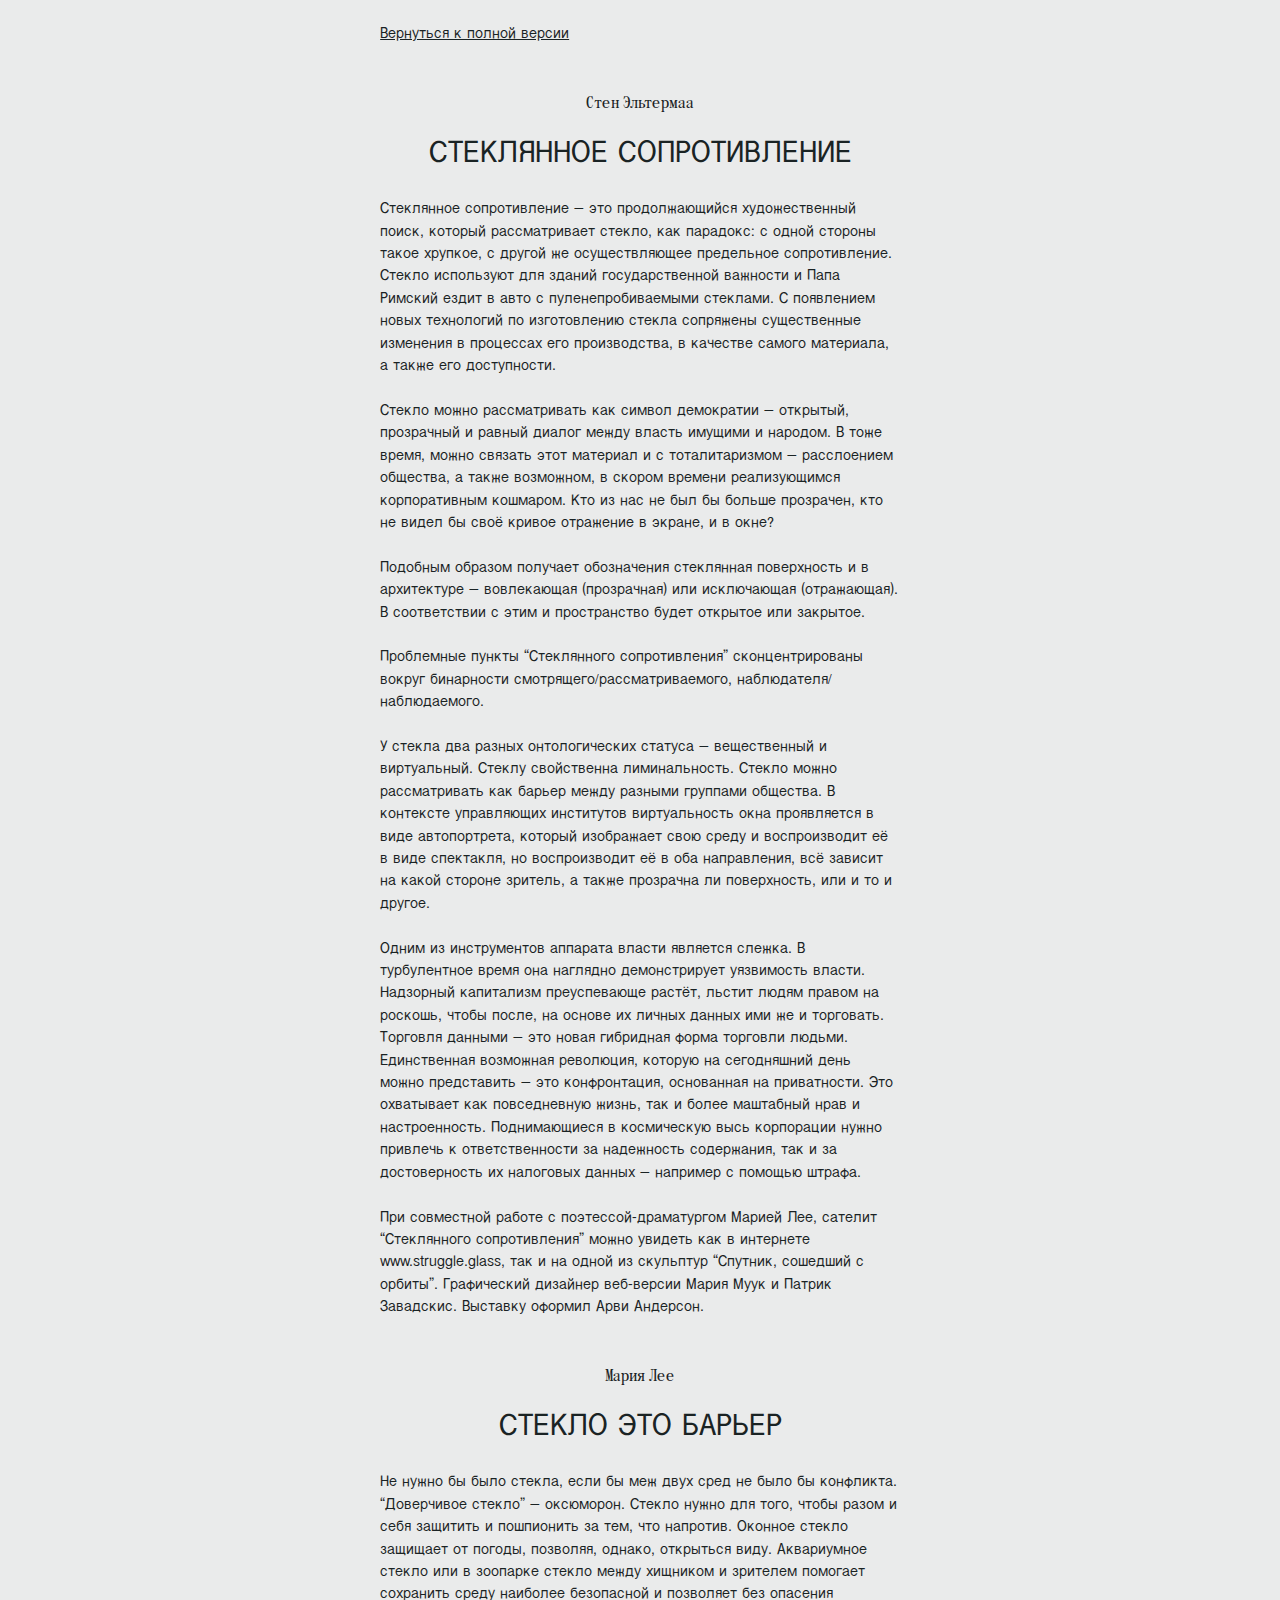
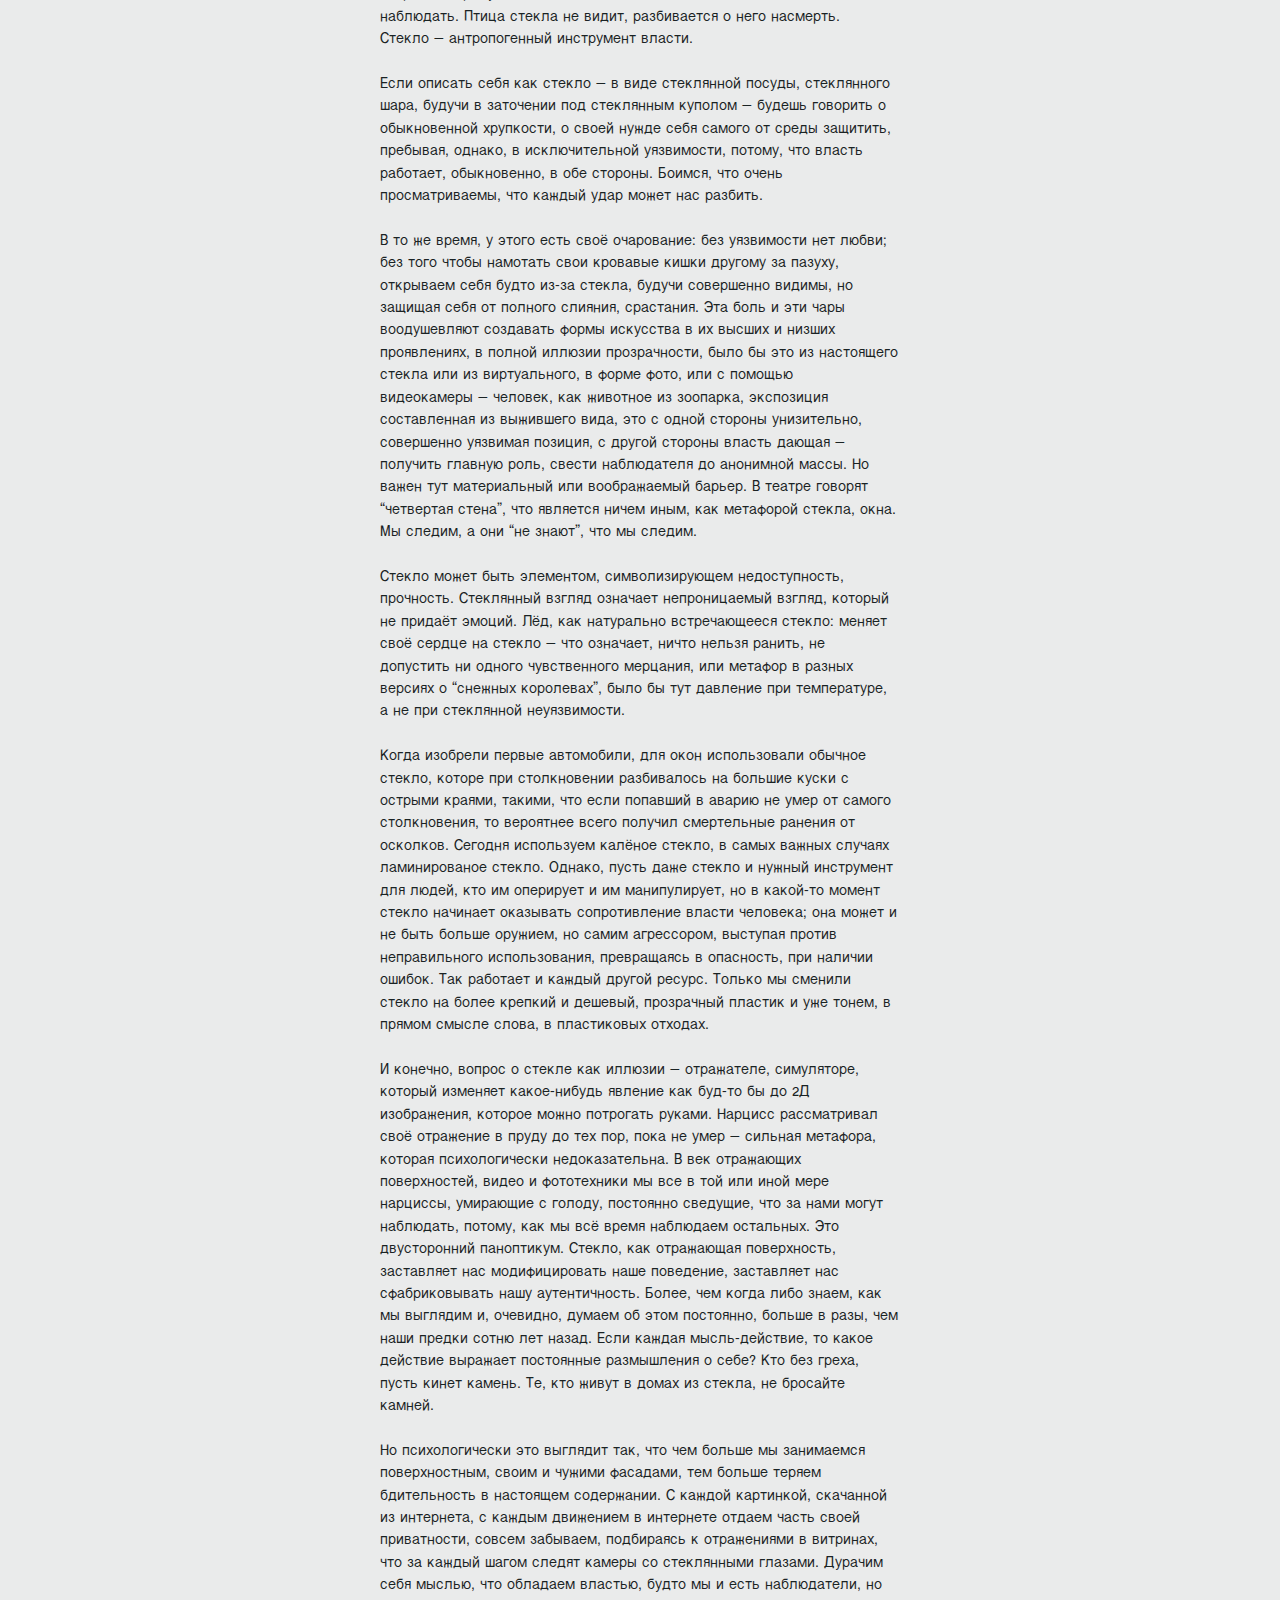
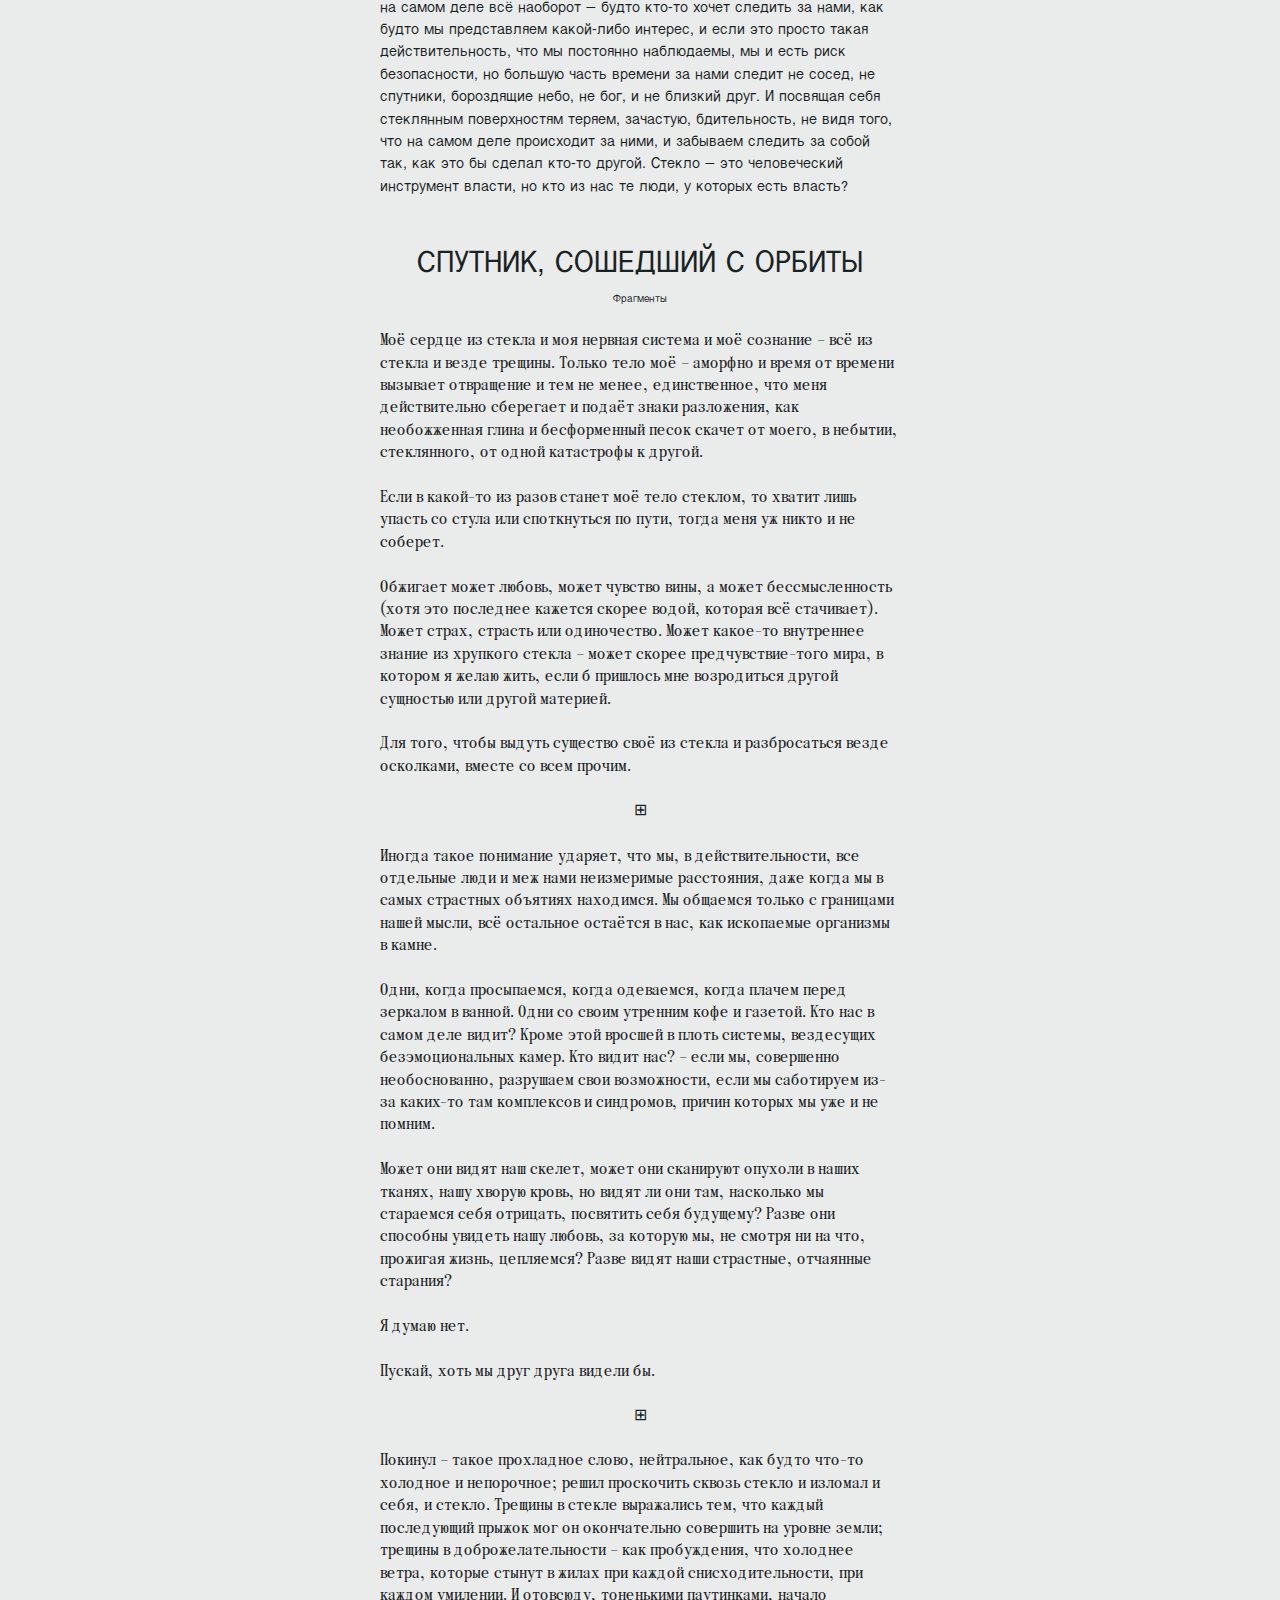
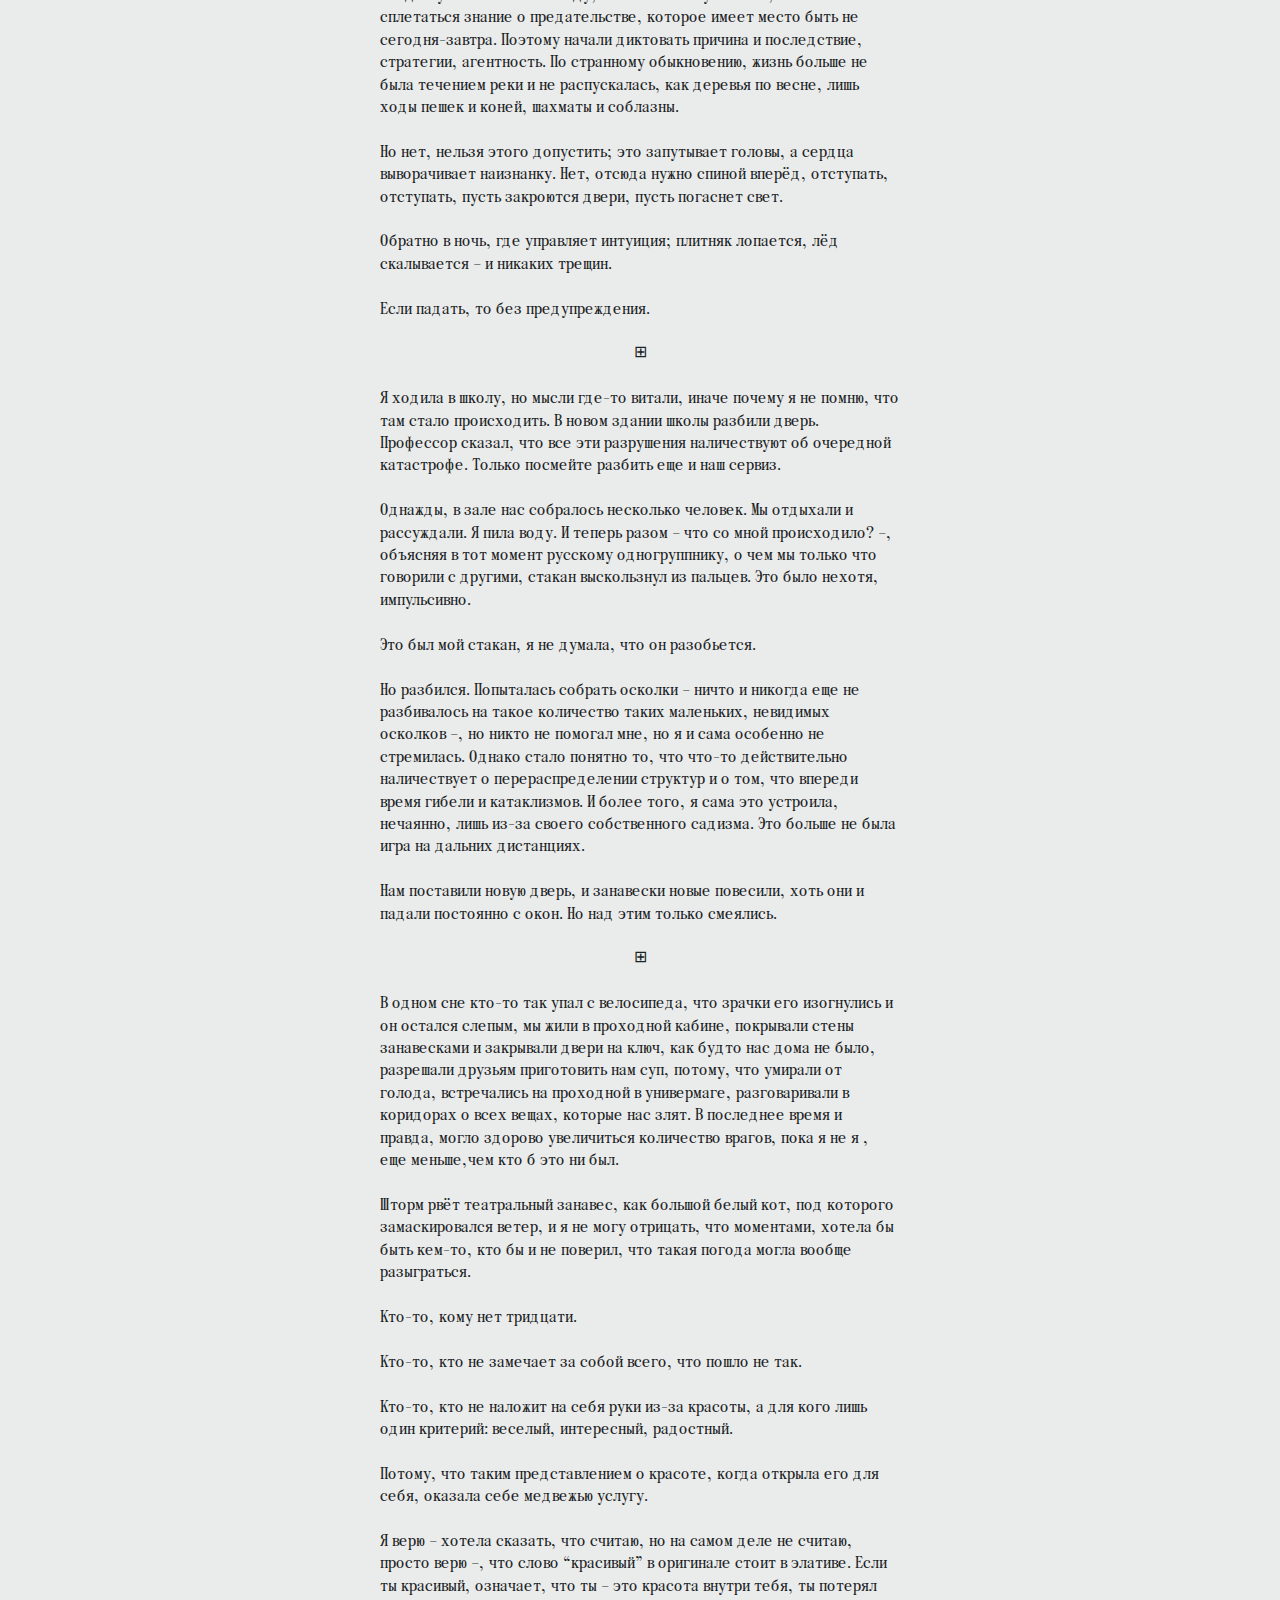
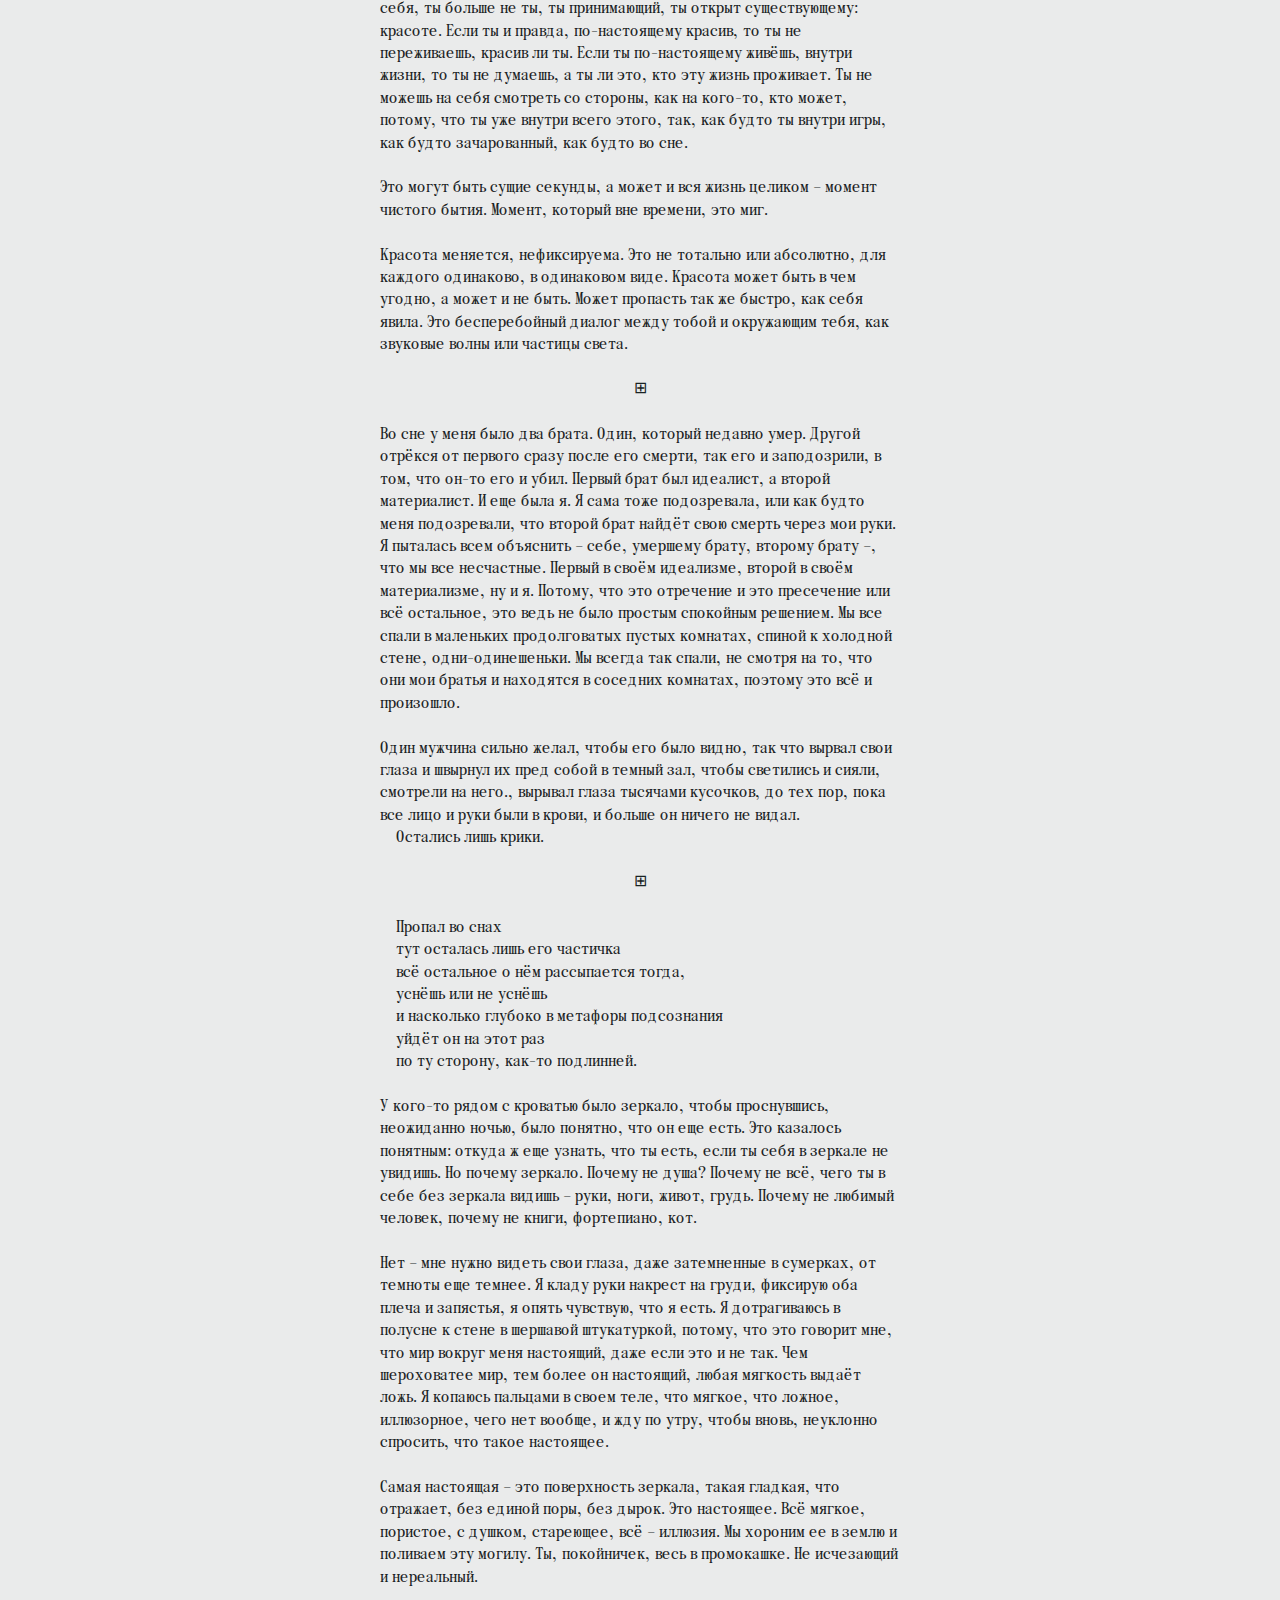
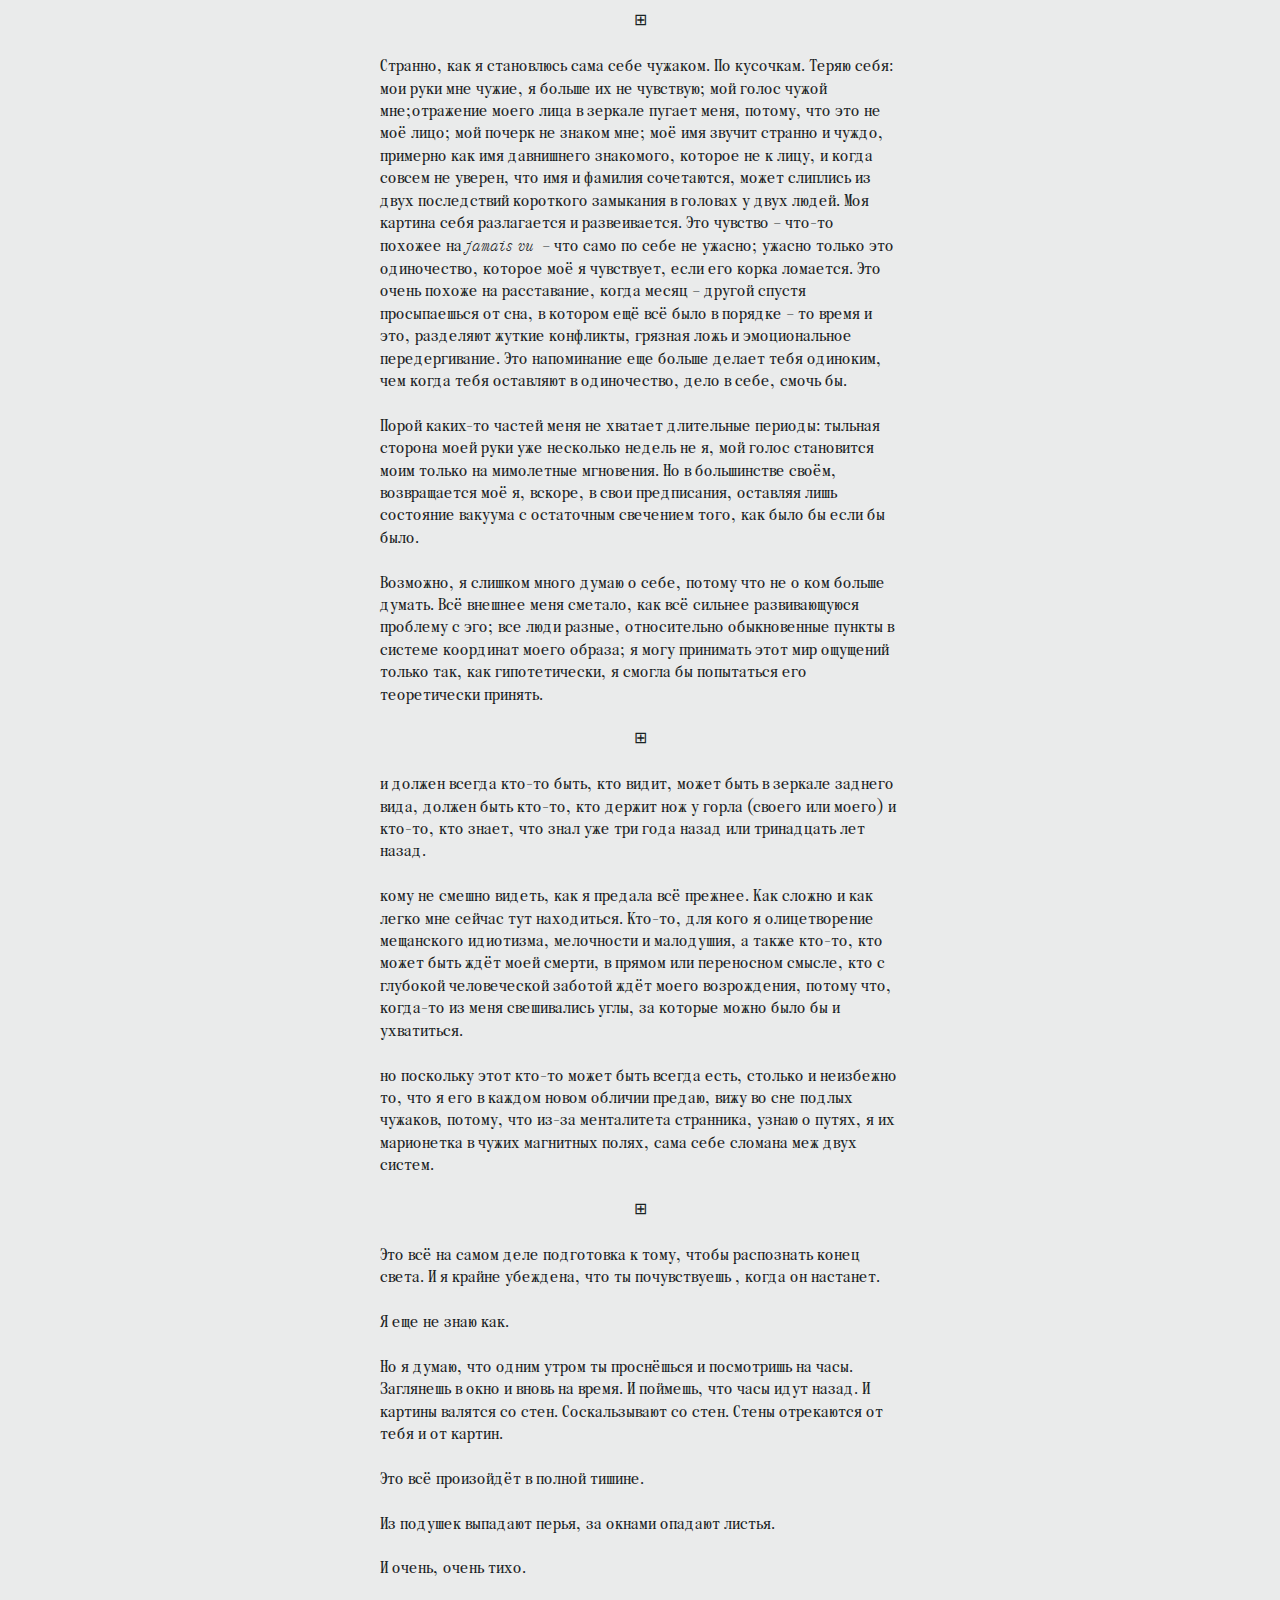
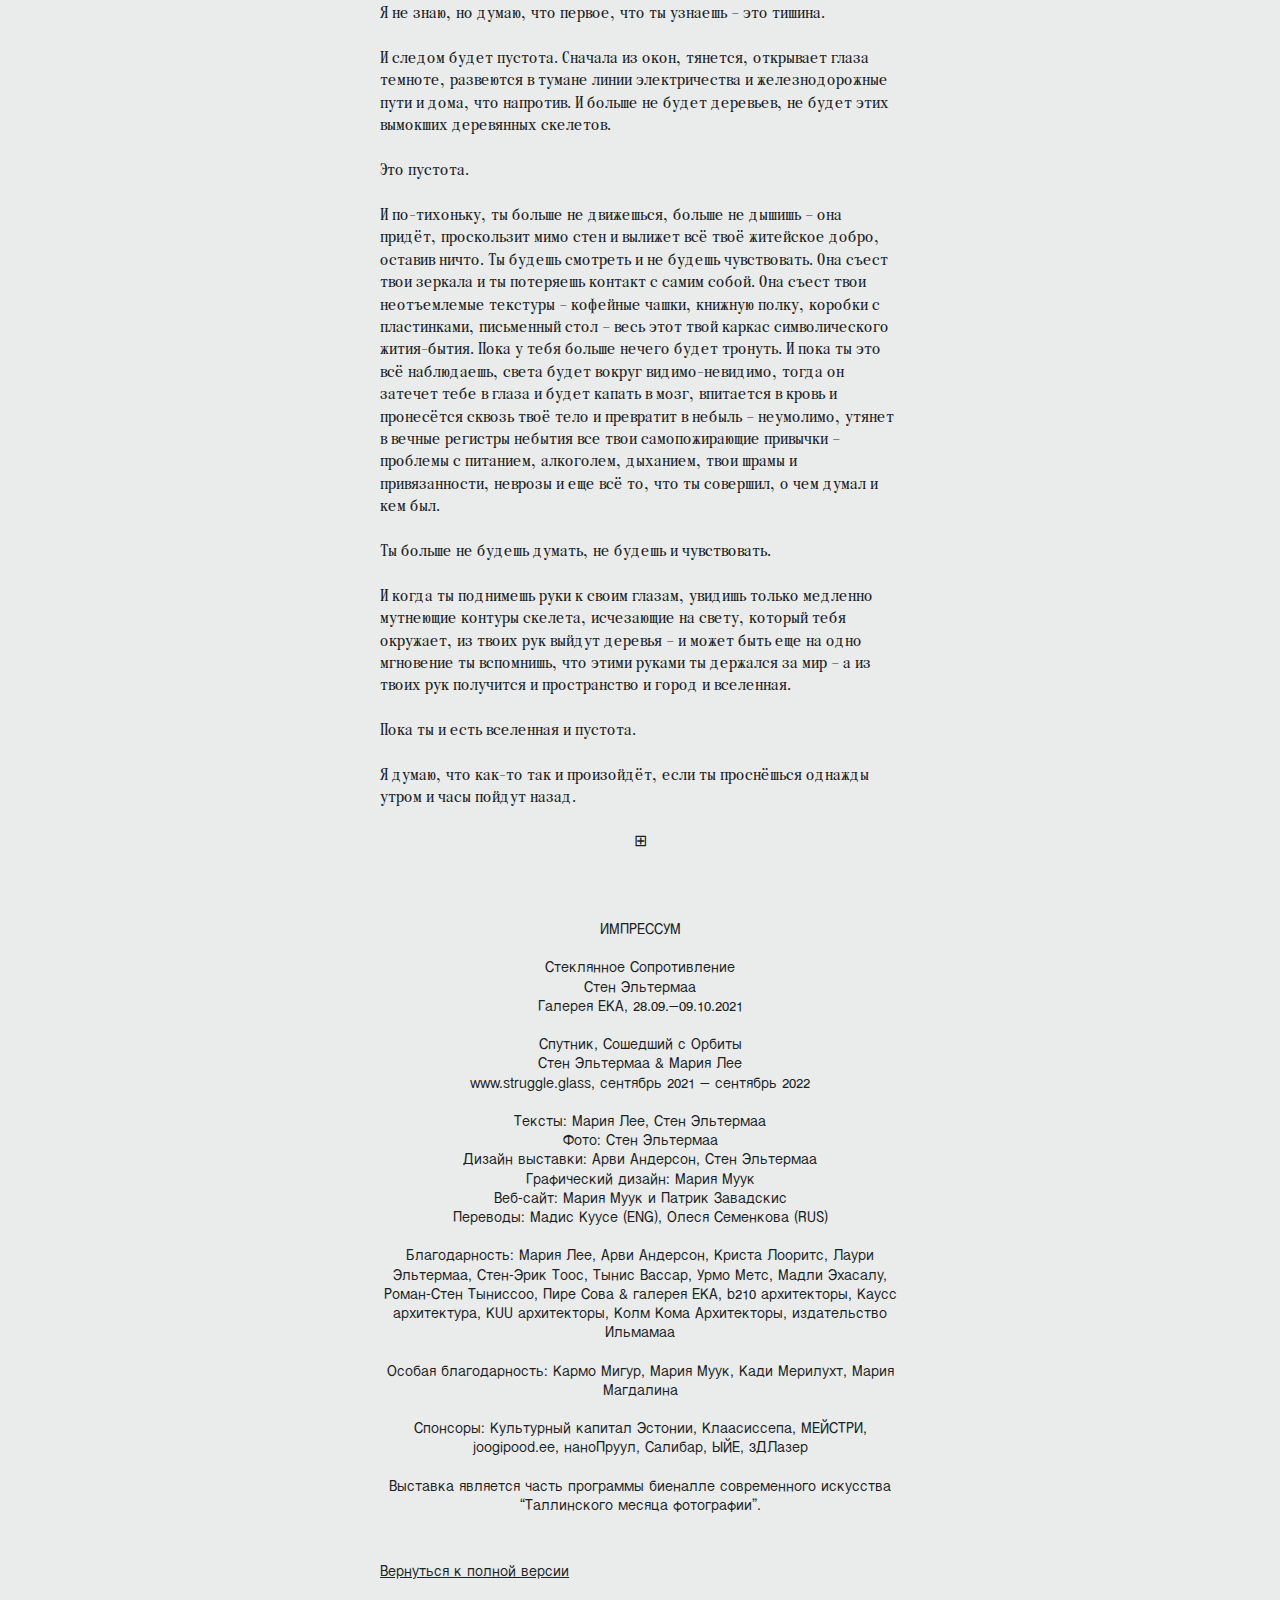
<file: glass-struggle/plaintext-RUS.html>
<!DOCTYPE html>
<html lang="et" ontouchmove>

<head>
    <meta charset="UTF-8">
    <meta http-equiv="Content-Type" content="text/html; charset=utf-8">
    <meta http-equiv="X-UA-Compatible" content="IE=edge">
    <meta name="viewport" content="width=device-width, initial-scale=1.0">
    <title>Glass Struggle</title>
    <link rel="stylesheet" href="style.css">

    <meta property="og:title" content="Glass Struggle / C.C.O." />
    <meta property="og:description" content="Glass Struggle/Стеклянное сопротивление, Стен Эльтермаа, Галерея EKA, 28.09.–09.10.2021 / C.C.O. – Спутник, Cошедший с Oрбиты, Стен Эльтермаа & Мария Лее, www.struggle.glass, сентябрь  2021–сентябрь 2022">
    <meta property="og:url" content="www.struggle.glass" />
    <meta property="og:image" content="images/katkine-aken-taust.jpg"/>
    <meta property="og:type" content="website" />
    <meta property="fb:app_id" />
    <meta name="twitter:card" content="summary_large_image">
    <link rel="icon" href="images/glassstruggle-favicon.png">
    <script async src="https://www.googletagmanager.com/gtag/js?id=G-EGW6F4ESTY"></script>
    <script>
      window.dataLayer = window.dataLayer || [];
      function gtag(){dataLayer.push(arguments);}
      gtag('js', new Date());
    
      gtag('config', 'G-EGW6F4ESTY');
    </script>
    
</head>

<body style="background-color: rgba(26, 35, 36, 0.089);    -webkit-touch-callout:initial !important;
-webkit-user-select: initial !important;
-khtml-user-select: initial !important;
-moz-user-select: initial !important;
-ms-user-select: initial !important;
user-select: initial !important;
">
    <div class="plaintext">
        <p><a href="https://struggle.glass/RUS.html">Вернуться к полной версии</a>
        </p><br><br>
        <p class="author">Стен Эльтермаа<br><br></p>
<p class="heading">СТЕКЛЯННОЕ СОПРОТИВЛЕНИЕ<br><br></p>
<p> 
    Стеклянное сопротивление&nbsp;– это продолжающийся художественный поиск, который рассматривает стекло, как парадокс: с одной стороны такое хрупкое, с другой же осуществляющее предельное сопротивление. Стекло используют для зданий государственной важности и Папа Римский ездит в авто с пуленепробиваемыми стеклами. С появлением новых технологий по изготовлению стекла сопряжены существенные изменения в процессах его производства, в качестве самого материала, а также его доступности.
    <br><br>
    Стекло можно рассматривать как символ демократии&nbsp;– открытый, прозрачный и равный диалог между власть имущими и народом. В тоже время, можно связать этот материал и с тоталитаризмом&nbsp;– расслоением общества, а также возможном, в скором времени реализующимся корпоративным кошмаром. Кто из нас не был бы больше прозрачен, кто не видел бы своё кривое отражение в экране, и в окне?
    <br><br>
    Подобным образом получает обозначения стеклянная поверхность и в архитектуре&nbsp;– вовлекающая (прозрачная) или исключающая (отражающая). В соответствии с этим и пространство будет открытое или закрытое.
    <br><br>
    Проблемные пункты “Стеклянного сопротивления” сконцентрированы вокруг бинарности смотрящего/рассматриваемого, наблюдателя/наблюдаемого.
    <br><br>
    У стекла два разных онтологических статуса&nbsp;– вещественный и виртуальный. Стеклу свойственна лиминальность. Стекло можно рассматривать как барьер между разными группами общества. В контексте управляющих институтов виртуальность окна проявляется в виде автопортрета, который изображает свою среду и воспроизводит её в виде спектакля, но воспроизводит её в оба направления, всё зависит на какой стороне зритель, а также прозрачна ли поверхность, или и то и другое.
    <br><br>
    Одним из инструментов аппарата власти является слежка. В турбулентное время она наглядно демонстрирует уязвимость власти. Надзорный капитализм преуспевающе растёт, льстит людям правом на роскошь, чтобы после, на основе их личных данных ими же и торговать. Торговля данными&nbsp;– это новая гибридная форма торговли людьми. Единственная возможная революция, которую на сегодняшний день можно представить&nbsp;– это конфронтация, основанная на приватности. Это охватывает как повседневную жизнь, так и более маштабный нрав и настроенность. Поднимающиеся в космическую высь корпорации нужно привлечь к ответственности за надежность содержания, так и за достоверность их налоговых данных&nbsp;– например с помощью штрафа.
    <br><br>
    При совместной работе с поэтессой-драматургом Марией Лее, сателит “Стеклянного сопротивления” можно увидеть как в интернете www.struggle.glass, так и на одной из скульптур “Спутник, сошедший с орбиты”. Графический дизайнер веб-версии Мария Муук и Патрик Завадскис. Выставку оформил Арви Андерсон.
</p>
    <br><br>
    <p class="author">
        Мария Лее<br><br>
    </p>
    <p class="heading">
        СТЕКЛО ЭТО БАРЬЕР<br><br>
    </p>
    <p>
        Не нужно бы было стекла, если бы меж двух сред не было бы конфликта. “Доверчивое стекло”&nbsp;– оксюморон. Стекло нужно для того, чтобы разом и себя защитить и пошпионить за тем, что напротив. Оконное стекло защищает от погоды, позволяя, однако, открыться виду. Аквариумное стекло или в зоопарке стекло между хищником и зрителем помогает сохранить среду наиболее безопасной и позволяет без опасения наблюдать. Птица стекла не видит, разбивается о него насмерть. Стекло&nbsp;– антропогенный инструмент власти.
        <br><br>
        Если описать себя как стекло&nbsp;– в виде стеклянной посуды, стеклянного шара, будучи в заточении под стеклянным куполом&nbsp;– будешь говорить о обыкновенной хрупкости, о своей нужде себя самого от среды защитить, пребывая, однако, в исключительной уязвимости, потому, что власть работает, обыкновенно, в обе стороны. Боимся, что очень просматриваемы, что каждый удар может нас разбить.
        <br><br>
        В то же время, у этого есть своё очарование: без уязвимости нет любви; без того чтобы намотать свои кровавые кишки другому за пазуху, открываем себя будто из-за стекла, будучи совершенно видимы, но защищая себя от полного слияния, срастания. Эта боль и эти чары воодушевляют создавать формы искусства в их высших и низших проявлениях, в полной иллюзии прозрачности, было бы это из настоящего стекла или из виртуального, в форме фото, или с помощью видеокамеры&nbsp;– человек, как животное из зоопарка, экспозиция составленная из выжившего вида, это с одной стороны унизительно, совершенно уязвимая позиция, с другой стороны власть дающая&nbsp;– получить главную роль, свести наблюдателя до анонимной массы. Но важен тут материальный или воображаемый барьер. В театре говорят “четвертая стена”, что является ничем иным, как метафорой стекла, окна. Мы следим, а они “не знают”, что мы следим.
        <br><br>
        Стекло может быть элементом, символизирующем недоступность, прочность. Стеклянный взгляд означает непроницаемый взгляд, который не придаёт эмоций. Лёд, как натурально встречающееся стекло: меняет своё сердце на стекло&nbsp;– что означает, ничто нельзя ранить, не допустить ни одного чувственного мерцания, или метафор в разных версиях о “снежных королевах”, было бы тут давление при температуре, а не при стеклянной неуязвимости.
        <br><br>
        Когда изобрели первые автомобили, для окон использовали обычное стекло, которе при столкновении разбивалось на большие куски с острыми краями, такими, что если попавший в аварию не умер от самого столкновения, то вероятнее всего получил смертельные ранения от осколков. Сегодня используем калёное стекло, в самых важных случаях ламинированое стекло. Однако, пусть даже стекло и нужный инструмент для людей, кто им оперирует и им манипулирует, но в какой-то момент стекло начинает оказывать сопротивление власти человека; она может и не быть больше оружием, но самим агрессором, выступая против неправильного использования, превращаясь в опасность, при наличии ошибок. Так работает и каждый другой ресурс. Только мы сменили стекло на более крепкий и дешевый, прозрачный пластик и уже тонем, в прямом смысле слова, в пластиковых отходах.
        <br><br>
        И конечно, вопрос о стекле как иллюзии&nbsp;– отражателе, симуляторе, который изменяет какое-нибудь явление как буд-то бы до 2Д изображения, которое можно потрогать руками. Нарцисс рассматривал своё отражение в пруду до тех пор, пока не умер&nbsp;– сильная метафора, которая психологически недоказательна. В век отражающих поверхностей, видео и фототехники мы все в той или иной мере нарциссы, умирающие с голоду, постоянно сведущие, что за нами могут наблюдать, потому, как мы всё время наблюдаем остальных. Это двусторонний паноптикум. Стекло, как отражающая поверхность, заставляет нас модифицировать наше поведение, заставляет нас сфабриковывать нашу аутентичность. Более, чем когда либо знаем, как мы выглядим и, очевидно, думаем об этом постоянно, больше в разы, чем наши предки сотню лет назад. Если каждая мысль-действие, то какое действие выражает постоянные размышления о себе? Кто без греха, пусть кинет камень. Те, кто живут в домах из стекла, не бросайте камней.
        <br><br>
        Но психологически это выглядит так, что чем больше мы занимаемся поверхностным, своим и чужими фасадами, тем больше теряем бдительность в настоящем содержании. С каждой картинкой, скачанной из интернета, с каждым движением в интернете отдаем часть своей приватности, совсем забываем, подбираясь к отражениями в витринах, что за каждый шагом следят камеры со стеклянными глазами. Дурачим себя мыслью, что обладаем властью, будто мы и есть наблюдатели, но на самом деле всё наоборот&nbsp;– будто кто-то хочет следить за нами, как будто мы представляем какой-либо интерес, и если это просто такая действительность, что мы постоянно наблюдаемы, мы и есть риск безопасности, но большую часть времени за нами следит не сосед, не спутники, бороздящие небо, не бог, и не близкий друг. И посвящая себя стеклянным поверхностям теряем, зачастую, бдительность, не видя того, что на самом деле происходит за ними, и забываем следить за собой так, как это бы сделал кто-то другой. Стекло&nbsp;– это человеческий инструмент власти, но кто из нас те люди, у которых есть власть?
<br><br><br>

<p class="heading">
    СПУТНИК, СОШЕДШИЙ С ОРБИТЫ
</p>
<p class="tekstiallkiri"><br>Фрагменты</p>
<br>

<p class="poetry">
    Моё сердце из стекла и моя нервная система и моё сознание&nbsp;– всё из стекла и везде трещины. Только тело моё&nbsp;– аморфно и время от времени вызывает отвращение и тем не менее, единственное, что меня действительно сберегает и подаёт знаки разложения, как необожженная глина и бесформенный песок скачет от моего, в небытии, стеклянного, от одной катастрофы к другой.
    <br><br>
    Если в какой-то из разов станет моё тело стеклом, то хватит лишь упасть со стула или споткнуться по пути, тогда меня уж никто и не соберет.
    <br><br>
    Обжигает может любовь, может чувство вины, а может бессмысленность (хотя это последнее кажется скорее водой, которая всё стачивает). Может страх, страсть или одиночество. Может какое-то внутреннее знание из хрупкого стекла&nbsp;– может скорее предчувствие-того мира, в котором я желаю жить, если б пришлось мне возродиться другой сущностью или другой материей.
    <br><br>
    Для того, чтобы выдуть существо своё из стекла и разбросаться везде осколками, вместе со всем прочим.
</p>

            <br><p style="text-align:center;">⊞</p><br>
<p class="poetry">
    Иногда такое понимание ударяет, что мы, в действительности, все отдельные люди и меж нами неизмеримые расстояния, даже когда мы в самых страстных объятиях находимся. Мы общаемся только с границами нашей мысли, всё остальное остаётся в нас, как ископаемые организмы в камне.
    <br><br>
    Одни, когда просыпаемся, когда одеваемся, когда плачем перед зеркалом в ванной. Одни со своим утренним кофе и газетой. Кто нас в самом деле видит? Кроме этой вросшей в плоть системы, вездесущих безэмоциональных камер. Кто видит нас?&nbsp;– если мы, совершенно необоснованно, разрушаем свои возможности, если мы саботируем из-за каких-то там комплексов и синдромов, причин которых мы уже и не помним.
    <br><br>
    Может они видят наш скелет, может они сканируют опухоли в наших тканях, нашу хворую кровь, но видят ли они там, насколько мы стараемся себя отрицать, посвятить себя будущему? Разве они способны увидеть нашу любовь, за которую мы, не смотря ни на что, прожигая жизнь, цепляемся? Разве видят наши страстные, отчаянные старания?
    <br><br>
    Я думаю нет.
    <br><br>
    Пускай, хоть мы друг друга видели бы.
</p>

    <br><p style="text-align:center;">⊞</p><br>
    <p class="poetry">
        Покинул&nbsp;– такое прохладное слово, нейтральное, как будто что-то холодное и непорочное; решил проскочить сквозь стекло и изломал и себя, и стекло. Трещины в стекле выражались тем, что каждый последующий прыжок мог он окончательно совершить на уровне земли; трещины в доброжелательности&nbsp;– как пробуждения, что холоднее ветра, которые стынут в жилах при каждой снисходительности, при каждом умилении. И отовсюду, тоненькими паутинками, начало сплетаться знание о предательстве, которое имеет место быть не сегодня-завтра. Поэтому начали диктовать причина и последствие, стратегии, агентность. По странному обыкновению, жизнь больше не была течением реки и не распускалась, как деревья по весне, лишь ходы пешек и коней, шахматы и соблазны.
        <br><br>
        Но нет, нельзя этого допустить; это запутывает головы, а сердца выворачивает наизнанку. Нет, отсюда нужно спиной вперёд, отступать, отступать, пусть закроются двери, пусть погаснет свет.
        <br><br>
        Обратно в ночь, где управляет интуиция; плитняк лопается, лёд скалывается&nbsp;– и никаких трещин. 
        <br><br>
        Если падать, то без предупреждения.
</p>

    <br><p style="text-align:center;">⊞</p><br>
    <p class="poetry">
        Я ходила в школу, но мысли где-то витали, иначе почему я не помню, что там стало происходить. В новом здании школы разбили дверь. Профессор сказал, что все эти разрушения наличествуют об очередной катастрофе. Только посмейте разбить еще и наш сервиз.
        <br><br>
        Однажды, в зале нас собралось несколько человек. Мы отдыхали и рассуждали. Я пила воду. И теперь разом&nbsp;– что со мной происходило?&nbsp;–, объясняя в тот момент русскому одногруппнику, о чем мы только что говорили с другими, стакан выскользнул из пальцев. Это было нехотя, импульсивно.
        <br><br>
        Это был мой стакан, я не думала, что он разобьется.
        <br><br>
        Но разбился. Попыталась собрать осколки&nbsp;– ничто и никогда еще не разбивалось на такое количество таких маленьких, невидимых осколков&nbsp;–, но никто не помогал мне, но я и сама особенно не стремилась. Однако стало понятно то, что что-то действительно наличествует о перераспределении структур и о том, что впереди время гибели и катаклизмов. И более того, я сама это устроила, нечаянно, лишь из-за своего собственного садизма. Это больше не была игра на дальних дистанциях.
        <br><br>
        Нам поставили новую дверь, и занавески новые повесили, хоть они и падали постоянно с окон. Но над этим только смеялись.
<br>
</p>

<br><p style="text-align:center;">⊞</p><br>
<p class="poetry">
    В одном сне кто-то так упал с велосипеда, что зрачки его изогнулись и он остался слепым, мы жили в проходной кабине, покрывали стены занавесками и закрывали двери на ключ, как будто нас дома не было, разрешали друзьям приготовить нам суп, потому, что умирали от голода, встречались на проходной в универмаге, разговаривали в коридорах о всех вещах, которые нас злят. В последнее время и правда, могло здорово увеличиться количество врагов, пока я не я , еще меньше,чем кто б это ни был.
    <br><br>
    Шторм рвёт театральный занавес, как большой белый кот, под которого замаскировался ветер, и я не могу отрицать, что моментами, хотела бы быть кем-то, кто бы и не поверил, что такая погода могла вообще разыграться.
    <br><br>
    Кто-то, кому нет тридцати.
    <br><br>
    Кто-то, кто не замечает за собой всего, что пошло не так.
    <br><br>
    Кто-то, кто не наложит на себя руки из-за красоты, а для кого лишь один критерий: веселый, интересный, радостный.
    <br><br>
    Потому, что таким представлением о красоте, когда открыла его для себя, оказала себе медвежью услугу.
    <br><br>
    Я верю&nbsp;– хотела сказать, что считаю, но на самом деле не считаю, просто верю&nbsp;–, что слово “красивый” в оригинале стоит в элативе. Если ты красивый, означает, что ты&nbsp;– это красота внутри тебя, ты потерял себя, ты больше не ты, ты принимающий, ты открыт существующему: красоте. Если ты и правда, по-настоящему красив, то ты не переживаешь, красив ли ты. Если ты по-настоящему живёшь, внутри жизни, то ты не думаешь, а ты ли это, кто эту жизнь проживает. Ты не можешь на себя смотреть со стороны, как на кого-то, кто может, потому, что ты уже внутри всего этого, так, как будто ты внутри игры, как будто зачарованный, как будто во сне.
    <br><br>
    Это могут быть сущие секунды, а может и вся жизнь целиком&nbsp;– момент чистого бытия. Момент, который вне времени, это миг.
    <br><br>
    Красота меняется, нефиксируема. Это не тотально или абсолютно, для каждого одинаково, в одинаковом виде. Красота может быть в чем угодно, а может и не быть. Может пропасть так же быстро, как себя явила. Это бесперебойный диалог между тобой и окружающим тебя, как звуковые волны или частицы света.
</p>

<br><p style="text-align:center;">⊞</p><br>
<p class="poetry">
    Во сне у меня было два брата. Один, который недавно умер. Другой отрёкся от первого сразу после его смерти, так его и заподозрили, в том, что он-то его и убил. Первый брат был идеалист, а второй материалист. И еще была я. Я сама тоже подозревала, или как будто меня подозревали, что второй брат найдёт свою смерть через мои руки. Я пыталась всем объяснить&nbsp;– себе, умершему брату, второму брату&nbsp;–, что мы все несчастные. Первый в своём идеализме, второй в своём материализме, ну и я. Потому, что это отречение и это пресечение или всё остальное, это ведь не было простым спокойным решением. Мы все спали в маленьких продолговатых пустых комнатах, спиной к холодной стене, одни-одинешеньки. Мы всегда так спали, не смотря на то, что они мои братья и находятся в соседних комнатах, поэтому это всё и произошло.
    <br><br>
    Один мужчина сильно желал, чтобы его было видно, так что вырвал свои глаза и швырнул их пред собой в темный зал, чтобы светились и сияли, смотрели на него., вырывал глаза тысячами кусочков, до тех пор, пока все лицо и руки были в крови, и больше он ничего не видал.
    <br>&#8195;Остались лишь крики.
</p>


<br><p style="text-align:center;">⊞</p><br>
<p class="poetry">
    &#8195;Пропал во снах
    <br>&#8195;тут осталась лишь его частичка
    <br>&#8195;всё остальное о нём рассыпается тогда,
    <br>&#8195;уснёшь или не уснёшь
    <br>&#8195;и насколько глубоко в метафоры подсознания
    <br>&#8195;уйдёт он на этот раз
    <br>&#8195;по ту сторону, как-то подлинней.
    <br><br>
    У кого-то рядом с кроватью было зеркало, чтобы проснувшись, неожиданно ночью, было понятно, что он еще есть. Это казалось понятным: откуда ж еще узнать, что ты есть, если ты себя в зеркале не увидишь. Но почему зеркало. Почему не душа? Почему не всё, чего ты в себе без зеркала видишь&nbsp;– руки, ноги, живот, грудь. Почему не любимый человек, почему не книги, фортепиано, кот.
    <br><br>
    Нет&nbsp;– мне нужно видеть свои глаза, даже затемненные в сумерках, от темноты еще темнее. Я кладу руки накрест на груди, фиксирую оба плеча и запястья, я опять чувствую, что я есть. Я дотрагиваюсь в полусне к стене в шершавой штукатуркой, потому, что это говорит мне, что мир вокруг меня настоящий, даже если это и не так. Чем шероховатее мир, тем более он настоящий, любая мягкость выдаёт ложь. Я копаюсь пальцами в своем теле, что мягкое, что ложное, иллюзорное, чего нет вообще, и жду по утру, чтобы вновь, неуклонно спросить, что такое настоящее.
    <br><br>
    Самая настоящая&nbsp;– это поверхность зеркала, такая гладкая, что отражает, без единой поры, без дырок. Это настоящее. Всё мягкое, пористое, с душком, стареющее, всё&nbsp;– иллюзия. Мы хороним ее в землю и поливаем эту могилу. Ты, покойничек, весь в промокашке. Не исчезающий и нереальный.
</p>

<br><p style="text-align:center;">⊞</p><br>
<p class="poetry">
    Странно, как я становлюсь сама себе чужаком. По кусочкам. Теряю себя: мои руки мне чужие, я больше их не чувствую; мой голос чужой мне;отражение моего лица в зеркале пугает меня, потому, что это не моё лицо; мой почерк не знаком мне; моё имя звучит странно и чуждо, примерно как имя давнишнего знакомого, которое не к лицу, и когда совсем не уверен, что имя и фамилия сочетаются, может слиплись из двух последствий короткого замыкания в головах у двух людей. Моя картина себя разлагается и развеивается. Это чувство&nbsp;– что-то похожее на <i> jamais vu </i>&nbsp;– что само по себе не ужасно; ужасно только это одиночество, которое моё я чувствует, если его корка ломается. Это очень похоже на расставание, когда месяц&nbsp;– другой спустя просыпаешься от сна, в котором ещё всё было в порядке&nbsp;– то время и это, разделяют жуткие конфликты, грязная ложь и эмоциональное передергивание. Это напоминание еще больше делает тебя одиноким, чем когда тебя оставляют в одиночество, дело в себе, смочь бы.
    <br><br>
    Порой каких-то частей меня не хватает длительные периоды: тыльная сторона моей руки уже несколько недель не я, мой голос становится моим только на мимолетные мгновения. Но в большинстве своём, возвращается моё я, вскоре, в свои предписания, оставляя лишь состояние вакуума с остаточным свечением того, как было бы если бы было.
    <br><br>
    Возможно, я слишком много думаю о себе, потому что не о ком больше думать. Всё внешнее меня сметало, как всё сильнее развивающуюся проблему с эго; все люди разные, относительно обыкновенные пункты в системе координат моего образа; я могу принимать этот мир ощущений только так, как гипотетически, я смогла бы попытаться его теоретически принять.
</p>

<br><p style="text-align:center;">⊞</p><br>
<p class="poetry">
    и должен всегда кто-то быть, кто видит, может быть в зеркале заднего вида, должен быть кто-то, кто держит нож у горла (своего или моего) и кто-то, кто знает, что знал уже три года назад или тринадцать лет назад.
    <br><br>
    кому не смешно видеть, как я предала всё прежнее. Как сложно и как легко мне сейчас тут находиться. Кто-то, для кого я олицетворение мещанского идиотизма, мелочности и малодушия, а также кто-то, кто может быть ждёт моей смерти, в прямом или переносном смысле, кто с глубокой человеческой заботой ждёт моего возрождения, потому что, когда-то из меня свешивались углы, за которые можно было бы и ухватиться.
    <br><br>
    но поскольку этот кто-то может быть всегда есть, столько и неизбежно то, что я его в каждом новом обличии предаю, вижу во сне подлых чужаков, потому, что из-за менталитета странника, узнаю о путях, я их марионетка в чужих магнитных полях, сама себе сломана меж двух систем.
</p>

    <br><p style="text-align:center;">⊞</p><br>
<p class="poetry">
    Это всё на самом деле подготовка к тому, чтобы распознать конец света. И я крайне убеждена, что ты почувствуешь , когда он настанет.
    <br><br>
    Я еще не знаю как.
    <br><br>
    Но я думаю, что одним утром ты проснёшься и посмотришь на часы. Заглянешь в окно и вновь на время. И поймешь, что часы идут назад. И картины валятся со стен. Соскальзывают со стен. Стены отрекаются от тебя и от картин.
    <br><br>
    Это всё произойдёт в полной тишине.
    <br><br>
    Из подушек выпадают перья, за окнами опадают листья.
    <br><br>
    И очень, очень тихо.
    <br><br>
    Я не знаю, но думаю, что первое, что ты узнаешь&nbsp;– это тишина.
    <br><br>
    И следом будет пустота. Сначала из окон, тянется, открывает глаза темноте, развеются в тумане линии электричества и железнодорожные пути и дома, что напротив. И больше не будет деревьев, не будет этих вымокших деревянных скелетов.
    <br><br>
    Это пустота.
    <br><br>
    И по-тихоньку, ты больше не движешься, больше не дышишь&nbsp;– она придёт, проскользит мимо стен и вылижет всё твоё житейское добро, оставив ничто. Ты будешь смотреть и не будешь чувствовать. Она съест твои зеркала и ты потеряешь контакт с самим собой. Она съест твои неотъемлемые текстуры&nbsp;– кофейные чашки, книжную полку, коробки с пластинками, письменный стол&nbsp;– весь этот твой каркас символического жития-бытия. Пока у тебя больше нечего будет тронуть. И пока ты это всё наблюдаешь, света будет вокруг видимо-невидимо, тогда он затечет тебе в глаза и будет капать в мозг, впитается в кровь и пронесётся сквозь твоё тело и превратит в небыль&nbsp;– неумолимо, утянет в вечные регистры небытия все твои самопожирающие привычки&nbsp;– проблемы с питанием, алкоголем, дыханием, твои шрамы и привязанности, неврозы и еще всё то, что ты совершил, о чем думал и кем был.
    <br><br>
    Ты больше не будешь думать, не будешь и чувствовать.
    <br><br>
    И когда ты поднимешь руки к своим глазам, увидишь только медленно мутнеющие контуры скелета, исчезающие на свету, который тебя окружает, из твоих рук выйдут деревья&nbsp;– и может быть еще на одно мгновение ты вспомнишь, что этими руками ты держался за мир&nbsp;– а из твоих рук получится и пространство и город и вселенная.
    <br><br>
    Пока ты и есть вселенная и пустота.
    <br><br>
    Я думаю, что как-то так и произойдёт, если ты проснёшься однажды утром и часы пойдут назад.
        </p>

    
<br><p style="text-align:center;">⊞</p><br><br><br>
<p class="tekstiallkiri" style="font-size:1em;">ИМПРЕССУМ
    <br><br>Стеклянное Cопротивление
    <br>Стен Эльтермаа
    <br>Галерея EKA, 28.09.–09.10.2021
    <br><br>
    Спутник, Cошедший с Oрбиты
    <br>Стен Эльтермаа & Мария Лее
    <br>www.struggle.glass, сентябрь 2021&nbsp;– сентябрь 2022
    <br><br>
    Тексты: Мария Лее, Стен Эльтермаа
    <br>Фото: Стен Эльтермаа
    <br>Дизайн выставки: Арви Андерсон, Стен Эльтермаа
    <br>Графический дизайн: Мария Муук
    <br>Веб-сайт: Мария Муук и Патрик Завадскис
    <br>Переводы: Мадис Куусе (ENG), Олеся Семенкова (RUS)
    <br><br>
    Благодарность: Мария Лее, Арви Андерсон, Криста Лооритс, Лаури Эльтермаа, Стен-Эрик Тоос, Тынис Вассар, Урмо Метс, Мадли Эхacaлy, Роман-Стен Тыниссоо, Пире Сова & галерея EKA, b210 архитекторы, Kаусс aрхитектура, KUU архитекторы, Koлм Koмa Aрхитекторы, издательство Ильмамаа
    <br><br>
    Особая благодарность: Кармо Мигур,  Мария Муук, Кади Мерилухт, Мария Магдалина
    <br><br>
    Спонсоры: Культурный капитал Эстонии, Клаасиссепа, МЕЙСТРИ, joogipood.ee, наноПруул, Салибар, ЫЙЕ, 3ДЛазер
    <br><br>
    Выставка является часть программы биеналле современного искусства “Таллинского месяца фотографии”.
</p>
<br><br>


    <p><a href="https://struggle.glass/RUS.html">Вернуться к полной версии</a>
</p>
    </div>
    
</body>
</file>
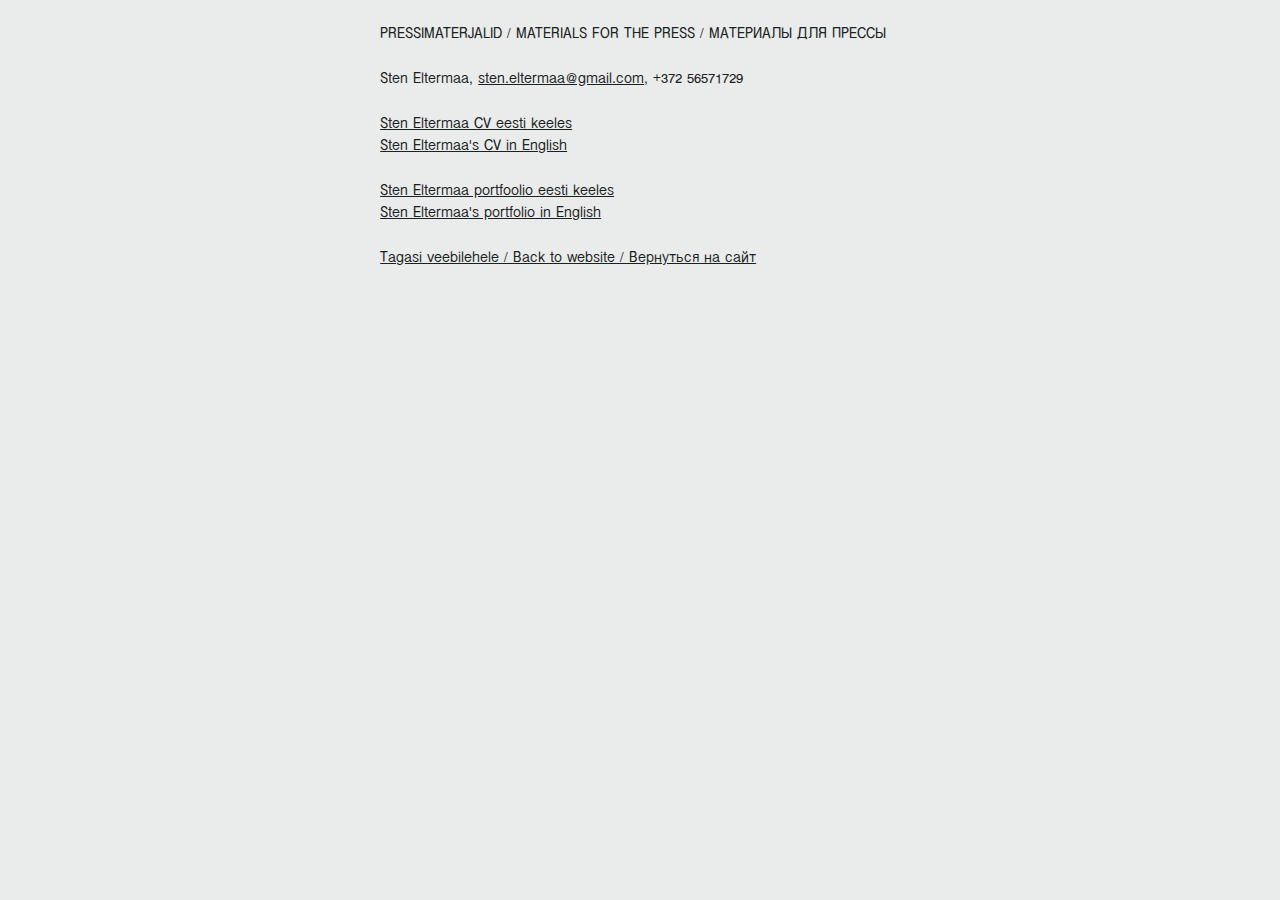
<file: glass-struggle/press.html>
<!DOCTYPE html>
<html lang="et" ontouchmove>

<head>
    <meta charset="UTF-8">
    <meta http-equiv="Content-Type" content="text/html; charset=utf-8">
    <meta http-equiv="X-UA-Compatible" content="IE=edge">
    <meta name="viewport" content="width=device-width, initial-scale=1.0">
    <title>Glass Struggle</title>
    <link rel="stylesheet" href="style.css">

    <meta property="og:title" content="Glass Struggle" />
    <meta property="og:description" content="Glass Struggle, Sten Eltermaa, EKA galerii, 28.09.–09.10.2021" />
    <meta property="og:url" content="www.struggle.glass" />
    <meta property="og:image" content="images/katkine-aken-taust.jpg"/>
    <meta property="og:type" content="website" />
    <meta property="fb:app_id" />
    <meta name="twitter:card" content="summary_large_image">
    <link rel="icon" href="images/glassstruggle-favicon.png">
    <script async src="https://www.googletagmanager.com/gtag/js?id=G-EGW6F4ESTY"></script>
    <script>
      window.dataLayer = window.dataLayer || [];
      function gtag(){dataLayer.push(arguments);}
      gtag('js', new Date());
    
      gtag('config', 'G-EGW6F4ESTY');
    </script>
    
</head>

<body style="background-color: rgba(26, 35, 36, 0.089);">
    <div class="plaintext">
<p>    PRESSIMATERJALID / MATERIALS FOR THE PRESS / МАТЕРИАЛЫ ДЛЯ ПРЕССЫ
    <br><br>
    Sten Eltermaa, <a href="mailto:sten.eltermaa@gmail.com">sten.eltermaa@gmail.com</a>, +372 56571729
    <br><br>
    <a href="CV_EST.pdf"">Sten Eltermaa CV eesti keeles</a>
    <br>
    <a href="CV_ENG.pdf"">Sten Eltermaa's CV in English</a>
    <br><br>
    <a href="PORTFOOLIO_EST.pdf"">Sten Eltermaa portfoolio eesti keeles</a>
    <br>
    <a href="PORTFOLIO_ENG.pdf"">Sten Eltermaa's portfolio in English</a>
    <br><br>
    <a href="https://struggle.glass">Tagasi veebilehele / Back to website / Bернуться на сайт</a>
</p>
    </div>
</body>
</file>
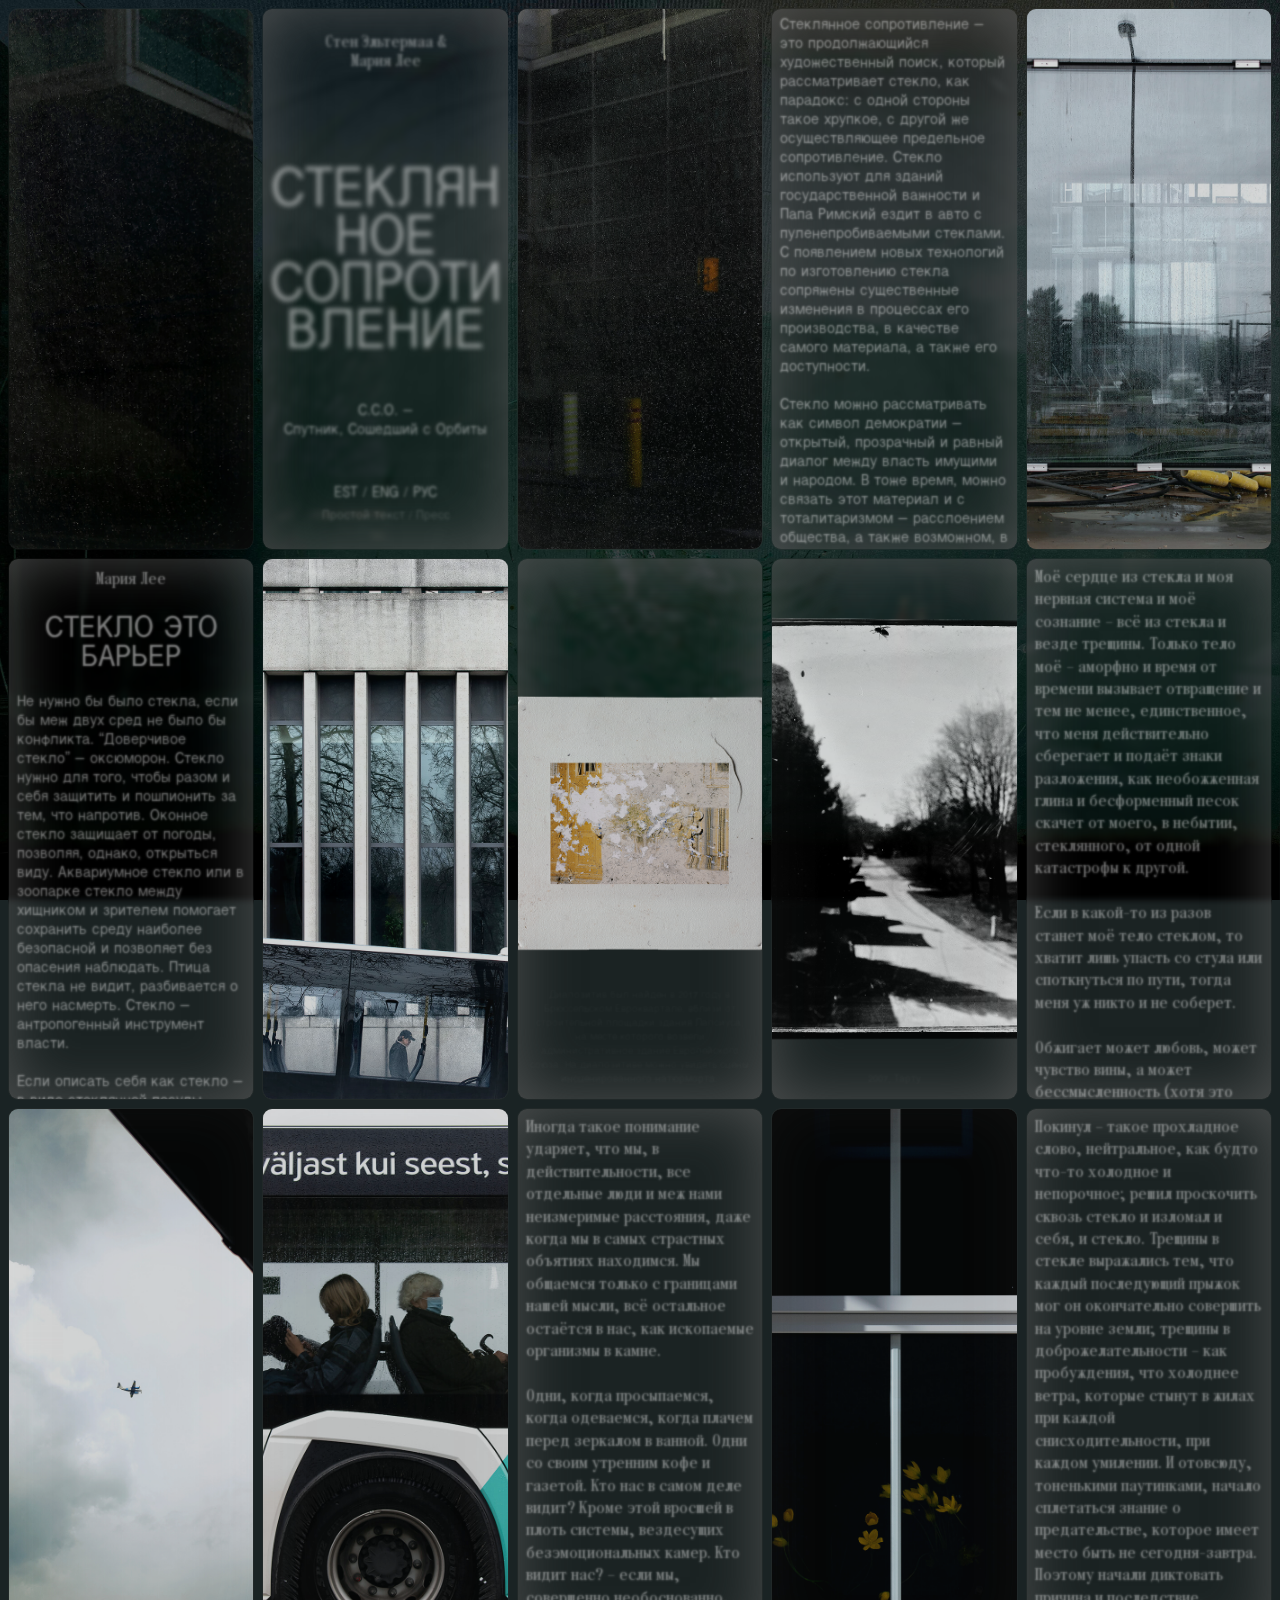
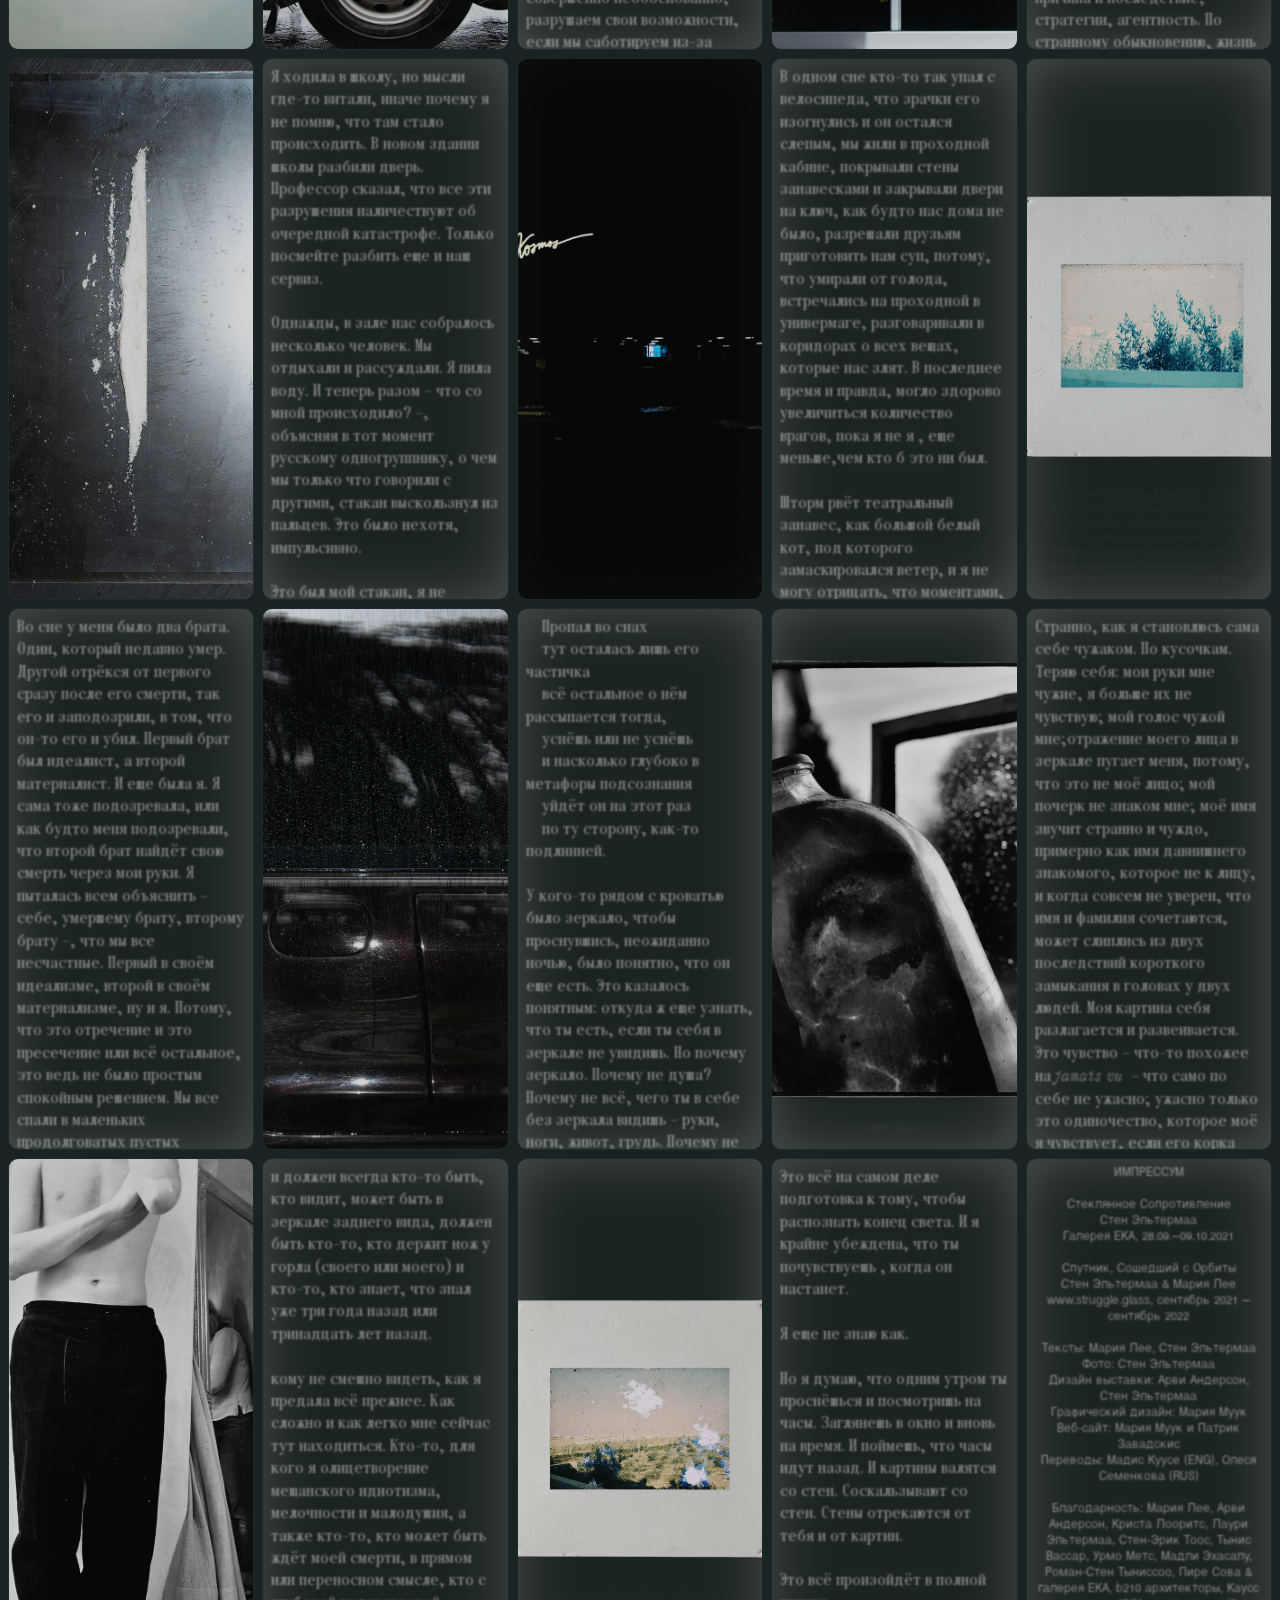
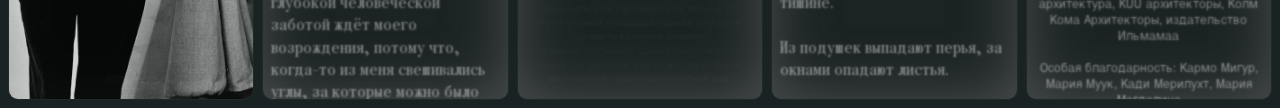
<file: glass-struggle/RUS.html>
<!DOCTYPE html>
<html lang="ru" ontouchmove>

<head>
    <meta charset="UTF-8">
    <meta http-equiv="Content-Type" content="text/html; charset=utf-8">
    <meta http-equiv="X-UA-Compatible" content="IE=edge">
    <meta name="viewport" content="width=device-width, initial-scale=1.0">
    <title>Glass Struggle</title>
    <link rel="stylesheet" href="style.css">

    <meta property="og:title" content="Glass Struggle / C.C.O." />
    <meta property="og:description" content="Glass Struggle/Стеклянное сопротивление, Стен Эльтермаа, Галерея EKA, 28.09.–09.10.2021 / C.C.O. – Спутник, Cошедший с Oрбиты, Стен Эльтермаа & Мария Лее, www.struggle.glass, сентябрь  2021–сентябрь 2022">
    <meta property="og:url" content="www.struggle.glass" />
    <meta property="og:image" content="images/katkine-aken-taust.jpg"/>
    <meta property="og:type" content="website" />
    <meta property="fb:app_id" />
    <meta name="twitter:card" content="summary_large_image">
    <link rel="icon" href="images/glassstruggle-favicon.png">

    <script src="https://ajax.googleapis.com/ajax/libs/jquery/3.6.0/jquery.min.js"></script>
    <script async src="https://www.googletagmanager.com/gtag/js?id=G-EGW6F4ESTY"></script>
    <script>
      window.dataLayer = window.dataLayer || [];
      function gtag(){dataLayer.push(arguments);}
      gtag('js', new Date());
    
      gtag('config', 'G-EGW6F4ESTY');
    </script>
    
</head>

<body onclick tabIndex=0>
<div class="grid">
    <div class="container">
        <img src="images/diptyhhon1.jpg" alt="Diptühhon 1">
        <div class="pildiallkiri">2016, Гаага</div>
    </div>


    <div id="title" class="container">
            <p class="artist no-touch">Стен Эльтермаа & <br>Мария Лее</p> <br>
            <p class="titlerussian no-touch">СТЕКЛЯННОЕ СОПРОТИВЛЕНИЕ<br></p>
            <p class="subtitle no-touch">
            C.C.O.&nbsp;– 
            <br>Спутник, Cошедший с Oрбиты <br></p>
            <p class="lang-select no-touch">
                <a href="/glass-struggle/EST.html">EST</a>
                /
                <a href="/glass-struggle//ENG.html">ENG</a>
                /
                <a href="/glass-struggle//RUS.html">РУС</a>
                <br>
                <span style="font-size:smaller;opacity:0.4;"><a href="/plaintext-RUS.html">Простой текст</a>
                /
                <a href="/press.html">Пресс</a></span>
            </p>
        </div>
        <div class="container">
            <img src="images/diptyhhon2.jpg" alt="Diptühhon 2">
            <div class="pildiallkiri">2016, Гаага</div>
        </div>
        <div class="container">
            <div class="text no-touch" style="animation-duration: 190s;" onclick="">
                <p>
                    Стеклянное сопротивление&nbsp;– это продолжающийся художественный поиск, который рассматривает стекло, как парадокс: с одной стороны такое хрупкое, с другой же осуществляющее предельное сопротивление. Стекло используют для зданий государственной важности и Папа Римский ездит в авто с пуленепробиваемыми стеклами. С появлением новых технологий по изготовлению стекла сопряжены существенные изменения в процессах его производства, в качестве самого материала, а также его доступности.
                    <br><br>
                    Стекло можно рассматривать как символ демократии&nbsp;– открытый, прозрачный и равный диалог между власть имущими и народом. В тоже время, можно связать этот материал и с тоталитаризмом&nbsp;– расслоением общества, а также возможном, в скором времени реализующимся корпоративным кошмаром. Кто из нас не был бы больше прозрачен, кто не видел бы своё кривое отражение в экране, и в окне?
                    <br><br>
                    Подобным образом получает обозначения стеклянная поверхность и в архитектуре&nbsp;– вовлекающая (прозрачная) или исключающая (отражающая). В соответствии с этим и пространство будет открытое или закрытое.
                    <br><br>
                    Проблемные пункты “Стеклянного сопротивления” сконцентрированы вокруг бинарности смотрящего/рассматриваемого, наблюдателя/наблюдаемого.
                    <br><br>
                    У стекла два разных онтологических статуса&nbsp;– вещественный и виртуальный. Стеклу свойственна лиминальность. Стекло можно рассматривать как барьер между разными группами общества. В контексте управляющих институтов виртуальность окна проявляется в виде автопортрета, который изображает свою среду и воспроизводит её в виде спектакля, но воспроизводит её в оба направления, всё зависит на какой стороне зритель, а также прозрачна ли поверхность, или и то и другое.
                    <br><br>
                    Одним из инструментов аппарата власти является слежка. В турбулентное время она наглядно демонстрирует уязвимость власти. Надзорный капитализм преуспевающе растёт, льстит людям правом на роскошь, чтобы после, на основе их личных данных ими же и торговать. Торговля данными&nbsp;– это новая гибридная форма торговли людьми. Единственная возможная революция, которую на сегодняшний день можно представить&nbsp;– это конфронтация, основанная на приватности. Это охватывает как повседневную жизнь, так и более маштабный нрав и настроенность. Поднимающиеся в космическую высь корпорации нужно привлечь к ответственности за надежность содержания, так и за достоверность их налоговых данных&nbsp;– например с помощью штрафа.
                    <br><br>
                    При совместной работе с поэтессой-драматургом Марией Лее, сателит “Стеклянного сопротивления” можно увидеть как в интернете www.struggle.glass, так и на одной из скульптур “Спутник, сошедший с орбиты”. Графический дизайнер веб-версии Мария Муук и Патрик Завадскис. Выставку оформил Арви Андерсон.
                     </p>
            </div>
        </div>
        <div class="container">
            <img src="images/pf1.jpg" alt="Pf1">
            <div class="pildiallkiri">2021, Порто Франко, Таллинн</div>
        </div>

        <div class="container">
            <div class="text no-touch" style="animation-duration: 250s;" onclick="">
                <p class="author">
                    Мария Лее<br><br>
                </p>
                <p class="heading">
                    СТЕКЛО ЭТО БАРЬЕР
                </p>
                <p><br>
                    Не нужно бы было стекла, если бы меж двух сред не было бы конфликта. “Доверчивое стекло”&nbsp;– оксюморон. Стекло нужно для того, чтобы разом и себя защитить и пошпионить за тем, что напротив. Оконное стекло защищает от погоды, позволяя, однако, открыться виду. Аквариумное стекло или в зоопарке стекло между хищником и зрителем помогает сохранить среду наиболее безопасной и позволяет без опасения наблюдать. Птица стекла не видит, разбивается о него насмерть. Стекло&nbsp;– антропогенный инструмент власти.
                    <br><br>
                    Если описать себя как стекло&nbsp;– в виде стеклянной посуды, стеклянного шара, будучи в заточении под стеклянным куполом&nbsp;– будешь говорить о обыкновенной хрупкости, о своей нужде себя самого от среды защитить, пребывая, однако, в исключительной уязвимости, потому, что власть работает, обыкновенно, в обе стороны. Боимся, что очень просматриваемы, что каждый удар может нас разбить.
                    <br><br>
                    В то же время, у этого есть своё очарование: без уязвимости нет любви; без того чтобы намотать свои кровавые кишки другому за пазуху, открываем себя будто из-за стекла, будучи совершенно видимы, но защищая себя от полного слияния, срастания. Эта боль и эти чары воодушевляют создавать формы искусства в их высших и низших проявлениях, в полной иллюзии прозрачности, было бы это из настоящего стекла или из виртуального, в форме фото, или с помощью видеокамеры&nbsp;– человек, как животное из зоопарка, экспозиция составленная из выжившего вида, это с одной стороны унизительно, совершенно уязвимая позиция, с другой стороны власть дающая&nbsp;– получить главную роль, свести наблюдателя до анонимной массы. Но важен тут материальный или воображаемый барьер. В театре говорят “четвертая стена”, что является ничем иным, как метафорой стекла, окна. Мы следим, а они “не знают”, что мы следим.
                    <br><br>
                    Стекло может быть элементом, символизирующем недоступность, прочность. Стеклянный взгляд означает непроницаемый взгляд, который не придаёт эмоций. Лёд, как натурально встречающееся стекло: меняет своё сердце на стекло&nbsp;– что означает, ничто нельзя ранить, не допустить ни одного чувственного мерцания, или метафор в разных версиях о “снежных королевах”, было бы тут давление при температуре, а не при стеклянной неуязвимости.
                    <br><br>
                    Когда изобрели первые автомобили, для окон использовали обычное стекло, которе при столкновении разбивалось на большие куски с острыми краями, такими, что если попавший в аварию не умер от самого столкновения, то вероятнее всего получил смертельные ранения от осколков. Сегодня используем калёное стекло, в самых важных случаях ламинированое стекло. Однако, пусть даже стекло и нужный инструмент для людей, кто им оперирует и им манипулирует, но в какой-то момент стекло начинает оказывать сопротивление власти человека; она может и не быть больше оружием, но самим агрессором, выступая против неправильного использования, превращаясь в опасность, при наличии ошибок. Так работает и каждый другой ресурс. Только мы сменили стекло на более крепкий и дешевый, прозрачный пластик и уже тонем, в прямом смысле слова, в пластиковых отходах.
                    <br><br>
                    И конечно, вопрос о стекле как иллюзии&nbsp;– отражателе, симуляторе, который изменяет какое-нибудь явление как буд-то бы до 2Д изображения, которое можно потрогать руками. Нарцисс рассматривал своё отражение в пруду до тех пор, пока не умер&nbsp;– сильная метафора, которая психологически недоказательна. В век отражающих поверхностей, видео и фототехники мы все в той или иной мере нарциссы, умирающие с голоду, постоянно сведущие, что за нами могут наблюдать, потому, как мы всё время наблюдаем остальных. Это двусторонний паноптикум. Стекло, как отражающая поверхность, заставляет нас модифицировать наше поведение, заставляет нас сфабриковывать нашу аутентичность. Более, чем когда либо знаем, как мы выглядим и, очевидно, думаем об этом постоянно, больше в разы, чем наши предки сотню лет назад. Если каждая мысль-действие, то какое действие выражает постоянные размышления о себе? Кто без греха, пусть кинет камень. Те, кто живут в домах из стекла, не бросайте камней.
                    <br><br>
                    Но психологически это выглядит так, что чем больше мы занимаемся поверхностным, своим и чужими фасадами, тем больше теряем бдительность в настоящем содержании. С каждой картинкой, скачанной из интернета, с каждым движением в интернете отдаем часть своей приватности, совсем забываем, подбираясь к отражениями в витринах, что за каждый шагом следят камеры со стеклянными глазами. Дурачим себя мыслью, что обладаем властью, будто мы и есть наблюдатели, но на самом деле всё наоборот&nbsp;– будто кто-то хочет следить за нами, как будто мы представляем какой-либо интерес, и если это просто такая действительность, что мы постоянно наблюдаемы, мы и есть риск безопасности, но большую часть времени за нами следит не сосед, не спутники, бороздящие небо, не бог, и не близкий друг. И посвящая себя стеклянным поверхностям теряем, зачастую, бдительность, не видя того, что на самом деле происходит за ними, и забываем следить за собой так, как это бы сделал кто-то другой. Стекло&nbsp;– это человеческий инструмент власти, но кто из нас те люди, у которых есть власть?
                </p>
            </div>
        </div>
        <div class="container">
            <img src="images/buss.jpg" alt="Buss">
            <div class="pildiallkiri">2020, Брюссель</div>
        </div>

        <div class="container">
            <img src="images/diapositiiv3.png" alt="Diapositiiv Brüsselist">
            <div class="pildiallkiri">Диапозитив был найден в 2017 году в Брюссельском Евроквартале, вблизи от строительной площадки здания Лапсиуса, на месте которого возвели административное здание Европейского союза. На диапозитиве можно увидеть сцены инсценированного натюрморта.
            </div>
        </div>

        <div class="container">
            <img src="images/k2rbes.png" alt="Kärbes">
            <div class="pildiallkiri">2007, Тарту</div>
        </div>


        <div class="container">
            <div class="text no-touch" style="animation-duration:85s;" onclick="">
                <p class="poetry">
                    Моё сердце из стекла и моя нервная система и моё сознание&nbsp;– всё из стекла и везде трещины. Только тело моё&nbsp;– аморфно и время от времени вызывает отвращение и тем не менее, единственное, что меня действительно сберегает и подаёт знаки разложения, как необожженная глина и бесформенный песок скачет от моего, в небытии, стеклянного, от одной катастрофы к другой.
                    <br><br>
                    Если в какой-то из разов станет моё тело стеклом, то хватит лишь упасть со стула или споткнуться по пути, тогда меня уж никто и не соберет.
                    <br><br>
                    Обжигает может любовь, может чувство вины, а может бессмысленность (хотя это последнее кажется скорее водой, которая всё стачивает). Может страх, страсть или одиночество. Может какое-то внутреннее знание из хрупкого стекла&nbsp;– может скорее предчувствие-того мира, в котором я желаю жить, если б пришлось мне возродиться другой сущностью или другой материей.
                    <br><br>
                    Для того, чтобы выдуть существо своё из стекла и разбросаться везде осколками, вместе со всем прочим.
       </p>
            </div>
        </div>

        <div class="container">
            <img src="images/lennuk.jpg" alt="Lennuk">
            <div class="pildiallkiri">2021, Таллинн</div>
 </div>
        <div class="container">
            <img src="images/nimetu.jpg" alt="Nimetu">
            <div class="pildiallkiri">2021, Таллинн</div>
        </div>



        <div class="container">
            <div class="text no-touch" style="animation-duration:80s;" onclick="">
                <p class="poetry">
                    Иногда такое понимание ударяет, что мы, в действительности, все отдельные люди и меж нами неизмеримые расстояния, даже когда мы в самых страстных объятиях находимся. Мы общаемся только с границами нашей мысли, всё остальное остаётся в нас, как ископаемые организмы в камне.
                    <br><br>
                    Одни, когда просыпаемся, когда одеваемся, когда плачем перед зеркалом в ванной. Одни со своим утренним кофе и газетой. Кто нас в самом деле видит? Кроме этой вросшей в плоть системы, вездесущих безэмоциональных камер. Кто видит нас?&nbsp;– если мы, совершенно необоснованно, разрушаем свои возможности, если мы саботируем из-за каких-то там комплексов и синдромов, причин которых мы уже и не помним.
                    <br><br>
                    Может они видят наш скелет, может они сканируют опухоли в наших тканях, нашу хворую кровь, но видят ли они там, насколько мы стараемся себя отрицать, посвятить себя будущему? Разве они способны увидеть нашу любовь, за которую мы, не смотря ни на что, прожигая жизнь, цепляемся? Разве видят наши страстные, отчаянные старания?
                    <br><br>
                    Я думаю нет.
                    <br><br>
                    Пускай, хоть мы друг друга видели бы.
                                     </p>
            </div>
        </div>


        <div class="container">
            <img src="images/lilled aknal uus 2 v.jpg" alt="Lilled aknal">
            <div class="pildiallkiri">2020, Таллинн</div>
        </div>

        <div class="container">
            <div class="text no-touch" style="animation-duration:90s;" onclick="">
                <p class="poetry">
                    Покинул&nbsp;– такое прохладное слово, нейтральное, как будто что-то холодное и непорочное; решил проскочить сквозь стекло и изломал и себя, и стекло. Трещины в стекле выражались тем, что каждый последующий прыжок мог он окончательно совершить на уровне земли; трещины в доброжелательности&nbsp;– как пробуждения, что холоднее ветра, которые стынут в жилах при каждой снисходительности, при каждом умилении. И отовсюду, тоненькими паутинками, начало сплетаться знание о предательстве, которое имеет место быть не сегодня-завтра. Поэтому начали диктовать причина и последствие, стратегии, агентность. По странному обыкновению, жизнь больше не была течением реки и не распускалась, как деревья по весне, лишь ходы пешек и коней, шахматы и соблазны.
                    <br><br>
                    Но нет, нельзя этого допустить; это запутывает головы, а сердца выворачивает наизнанку. Нет, отсюда нужно спиной вперёд, отступать, отступать, пусть закроются двери, пусть погаснет свет.
                    <br><br>
                    Обратно в ночь, где управляет интуиция; плитняк лопается, лёд скалывается&nbsp;– и никаких трещин. 
                    <br><br>
                    Если падать, то без предупреждения.
               </p>
            </div>
        </div>
        <div class="container">
            <img src="images/jutt.jpg" alt="Jutt">
            <div class="pildiallkiri">2020, Таллинн</div>
        </div>




        <div class="container">
            <div class="text no-touch" style="animation-duration:60s;" onclick="">
                <p class="poetry">
                    Я ходила в школу, но мысли где-то витали, иначе почему я не помню, что там стало происходить. В новом здании школы разбили дверь. Профессор сказал, что все эти разрушения наличествуют об очередной катастрофе. Только посмейте разбить еще и наш сервиз.
                    <br><br>
                    Однажды, в зале нас собралось несколько человек. Мы отдыхали и рассуждали. Я пила воду. И теперь разом&nbsp;– что со мной происходило?&nbsp;–, объясняя в тот момент русскому одногруппнику, о чем мы только что говорили с другими, стакан выскользнул из пальцев. Это было нехотя, импульсивно.
                    <br><br>
                    Это был мой стакан, я не думала, что он разобьется.
                    <br><br>
                    Но разбился. Попыталась собрать осколки&nbsp;– ничто и никогда еще не разбивалось на такое количество таких маленьких, невидимых осколков&nbsp;–, но никто не помогал мне, но я и сама особенно не стремилась. Однако стало понятно то, что что-то действительно наличествует о перераспределении структур и о том, что впереди время гибели и катаклизмов. И более того, я сама это устроила, нечаянно, лишь из-за своего собственного садизма. Это больше не была игра на дальних дистанциях.
                    <br><br>
                    Нам поставили новую дверь, и занавески новые повесили, хоть они и падали постоянно с окон. Но над этим только смеялись.
       </p>
            </div>
        </div>
        <div class="container">
            <img src="images/kosmos7.jpg" alt="">
            <div class="pildiallkiri">2021, Таллинн</div>
        </div>

        <div class="container">
            <div class="text no-touch" style="animation-duration:150s;" onclick="">
                <p class="poetry">
                    В одном сне кто-то так упал с велосипеда, что зрачки его изогнулись и он остался слепым, мы жили в проходной кабине, покрывали стены занавесками и закрывали двери на ключ, как будто нас дома не было, разрешали друзьям приготовить нам суп, потому, что умирали от голода, встречались на проходной в универмаге, разговаривали в коридорах о всех вещах, которые нас злят. В последнее время и правда, могло здорово увеличиться количество врагов, пока я не я , еще меньше,чем кто б это ни был.
                    <br><br>
                    Шторм рвёт театральный занавес, как большой белый кот, под которого замаскировался ветер, и я не могу отрицать, что моментами, хотела бы быть кем-то, кто бы и не поверил, что такая погода могла вообще разыграться.
                    <br><br>
                    Кто-то, кому нет тридцати.
                    <br><br>
                    Кто-то, кто не замечает за собой всего, что пошло не так.
                    <br><br>
                    Кто-то, кто не наложит на себя руки из-за красоты, а для кого лишь один критерий: веселый, интересный, радостный.
                    <br><br>
                    Потому, что таким представлением о красоте, когда открыла его для себя, оказала себе медвежью услугу.
                    <br><br>
                    Я верю&nbsp;– хотела сказать, что считаю, но на самом деле не считаю, просто верю&nbsp;–, что слово “красивый” в оригинале стоит в элативе. Если ты красивый, означает, что ты&nbsp;– это красота внутри тебя, ты потерял себя, ты больше не ты, ты принимающий, ты открыт существующему: красоте. Если ты и правда, по-настоящему красив, то ты не переживаешь, красив ли ты. Если ты по-настоящему живёшь, внутри жизни, то ты не думаешь, а ты ли это, кто эту жизнь проживает. Ты не можешь на себя смотреть со стороны, как на кого-то, кто может, потому, что ты уже внутри всего этого, так, как будто ты внутри игры, как будто зачарованный, как будто во сне.
                    <br><br>
                    Это могут быть сущие секунды, а может и вся жизнь целиком&nbsp;– момент чистого бытия. Момент, который вне времени, это миг.
                    <br><br>
                    Красота меняется, нефиксируема. Это не тотально или абсолютно, для каждого одинаково, в одинаковом виде. Красота может быть в чем угодно, а может и не быть. Может пропасть так же быстро, как себя явила. Это бесперебойный диалог между тобой и окружающим тебя, как звуковые волны или частицы света.
                         </p>
            </div>
        </div>

        <div class="container">
            <img src="images/diapositiiv1.png" alt="Diapositiiv Brüsselist">
            <div class="pildiallkiri">Диапозитив был найден в 2017 году в Брюссельском Евроквартале, вблизи от строительной площадки здания Лапсиуса, на месте которого возвели административное здание Европейского союза. На диапозитиве можно разглядеть мистический средиземноморский вид.
            </div>
        </div>



        <div class="container">
            <div class="text no-touch" style="animation-duration:100s;" onclick="">
                <p class="poetry">
                    Во сне у меня было два брата. Один, который недавно умер. Другой отрёкся от первого сразу после его смерти, так его и заподозрили, в том, что он-то его и убил. Первый брат был идеалист, а второй материалист. И еще была я. Я сама тоже подозревала, или как будто меня подозревали, что второй брат найдёт свою смерть через мои руки. Я пыталась всем объяснить&nbsp;– себе, умершему брату, второму брату&nbsp;–, что мы все несчастные. Первый в своём идеализме, второй в своём материализме, ну и я. Потому, что это отречение и это пресечение или всё остальное, это ведь не было простым спокойным решением. Мы все спали в маленьких продолговатых пустых комнатах, спиной к холодной стене, одни-одинешеньки. Мы всегда так спали, не смотря на то, что они мои братья и находятся в соседних комнатах, поэтому это всё и произошло.
                    <br><br>
                    Один мужчина сильно желал, чтобы его было видно, так что вырвал свои глаза и швырнул их пред собой в темный зал, чтобы светились и сияли, смотрели на него., вырывал глаза тысячами кусочков, до тех пор, пока все лицо и руки были в крови, и больше он ничего не видал.
                    <br>&#8195;Остались лишь крики.
                    </p>
            </div>
        </div>
        <div class="container">
            <img src="images/matustel.jpg" alt="Matustel">
            <div class="pildiallkiri">2021, Таллинн</div>
        </div>

        <div class="container">
            <div class="text no-touch" onclick="">
                <p class="poetry">
                    &#8195;Пропал во снах
                    <br>&#8195;тут осталась лишь его частичка
                    <br>&#8195;всё остальное о нём рассыпается тогда,
                    <br>&#8195;уснёшь или не уснёшь
                    <br>&#8195;и насколько глубоко в метафоры подсознания
                    <br>&#8195;уйдёт он на этот раз
                    <br>&#8195;по ту сторону, как-то подлинней.
                    <br><br>
                    У кого-то рядом с кроватью было зеркало, чтобы проснувшись, неожиданно ночью, было понятно, что он еще есть. Это казалось понятным: откуда ж еще узнать, что ты есть, если ты себя в зеркале не увидишь. Но почему зеркало. Почему не душа? Почему не всё, чего ты в себе без зеркала видишь&nbsp;– руки, ноги, живот, грудь. Почему не любимый человек, почему не книги, фортепиано, кот.
                    <br><br>
                    Нет&nbsp;– мне нужно видеть свои глаза, даже затемненные в сумерках, от темноты еще темнее. Я кладу руки накрест на груди, фиксирую оба плеча и запястья, я опять чувствую, что я есть. Я дотрагиваюсь в полусне к стене в шершавой штукатуркой, потому, что это говорит мне, что мир вокруг меня настоящий, даже если это и не так. Чем шероховатее мир, тем более он настоящий, любая мягкость выдаёт ложь. Я копаюсь пальцами в своем теле, что мягкое, что ложное, иллюзорное, чего нет вообще, и жду по утру, чтобы вновь, неуклонно спросить, что такое настоящее.
                    <br><br>
                    Самая настоящая&nbsp;– это поверхность зеркала, такая гладкая, что отражает, без единой поры, без дырок. Это настоящее. Всё мягкое, пористое, с душком, стареющее, всё&nbsp;– иллюзия. Мы хороним ее в землю и поливаем эту могилу. Ты, покойничек, весь в промокашке. Не исчезающий и нереальный.
                </p>
            </div>
        </div>


        <div class="container">
            <img src="images/purgis.png" alt="Nägu purgis">
            <div class="pildiallkiri">2007, Тарту</div>
        </div>

        <div class="container">
            <div class="text" style="animation-duration:95s;" onclick="">
                <p class="poetry">
                    Странно, как я становлюсь сама себе чужаком. По кусочкам. Теряю себя: мои руки мне чужие, я больше их не чувствую; мой голос чужой мне;отражение моего лица в зеркале пугает меня, потому, что это не моё лицо; мой почерк не знаком мне; моё имя звучит странно и чуждо, примерно как имя давнишнего знакомого, которое не к лицу, и когда совсем не уверен, что имя и фамилия сочетаются, может слиплись из двух последствий короткого замыкания в головах у двух людей. Моя картина себя разлагается и развеивается. Это чувство&nbsp;– что-то похожее на <i> jamais vu </i>&nbsp;– что само по себе не ужасно; ужасно только это одиночество, которое моё я чувствует, если его корка ломается. Это очень похоже на расставание, когда месяц&nbsp;– другой спустя просыпаешься от сна, в котором ещё всё было в порядке&nbsp;– то время и это, разделяют жуткие конфликты, грязная ложь и эмоциональное передергивание. Это напоминание еще больше делает тебя одиноким, чем когда тебя оставляют в одиночество, дело в себе, смочь бы.
                    <br><br>
                    Порой каких-то частей меня не хватает длительные периоды: тыльная сторона моей руки уже несколько недель не я, мой голос становится моим только на мимолетные мгновения. Но в большинстве своём, возвращается моё я, вскоре, в свои предписания, оставляя лишь состояние вакуума с остаточным свечением того, как было бы если бы было.
                    <br><br>
                    Возможно, я слишком много думаю о себе, потому что не о ком больше думать. Всё внешнее меня сметало, как всё сильнее развивающуюся проблему с эго; все люди разные, относительно обыкновенные пункты в системе координат моего образа; я могу принимать этот мир ощущений только так, как гипотетически, я смогла бы попытаться его теоретически принять.
                    </p>
            </div>
        </div>

        <div class="container">
            <img src="images/emavend.png" style="animation-duration:85s;" alt="Ema/vend">
            <div class="pildiallkiri">2007, Тарту</div>
        </div>

        <div class="container">
            <div class="text no-touch" onclick="">
                <p class="poetry">
                    и должен всегда кто-то быть, кто видит, может быть в зеркале заднего вида, должен быть кто-то, кто держит нож у горла (своего или моего) и кто-то, кто знает, что знал уже три года назад или тринадцать лет назад.
                    <br><br>
                    кому не смешно видеть, как я предала всё прежнее. Как сложно и как легко мне сейчас тут находиться. Кто-то, для кого я олицетворение мещанского идиотизма, мелочности и малодушия, а также кто-то, кто может быть ждёт моей смерти, в прямом или переносном смысле, кто с глубокой человеческой заботой ждёт моего возрождения, потому что, когда-то из меня свешивались углы, за которые можно было бы и ухватиться.
                    <br><br>
                    но поскольку этот кто-то может быть всегда есть, столько и неизбежно то, что я его в каждом новом обличии предаю, вижу во сне подлых чужаков, потому, что из-за менталитета странника, узнаю о путях, я их марионетка в чужих магнитных полях, сама себе сломана меж двух систем.
                    </p>
            </div>
        </div>

        <div class="container">
            <img src="images/diapositiiv2.png" alt="Diapositiiv Brüsselist">
            <div class="pildiallkiri">Диапозитив был найден в 2017 году в Брюссельском Евроквартале, вблизи от строительной площадки здания Лапсиуса, на месте которого возвели административное здание Европейского союза. На диапозитиве можно разглядеть мистический средиземноморский вид.
            </div>
        </div>


        <div class="container">
            <div class="text" style="animation-duration:190s;" onclick="">
                <p class="poetry">
                    Это всё на самом деле подготовка к тому, чтобы распознать конец света. И я крайне убеждена, что ты почувствуешь , когда он настанет.
                    <br><br>
                    Я еще не знаю как.
                    <br><br>
                    Но я думаю, что одним утром ты проснёшься и посмотришь на часы. Заглянешь в окно и вновь на время. И поймешь, что часы идут назад. И картины валятся со стен. Соскальзывают со стен. Стены отрекаются от тебя и от картин.
                    <br><br>
                    Это всё произойдёт в полной тишине.
                    <br><br>
                    Из подушек выпадают перья, за окнами опадают листья.
                    <br><br>
                    И очень, очень тихо.
                    <br><br>
                    Я не знаю, но думаю, что первое, что ты узнаешь&nbsp;– это тишина.
                    <br><br>
                    И следом будет пустота. Сначала из окон, тянется, открывает глаза темноте, развеются в тумане линии электричества и железнодорожные пути и дома, что напротив. И больше не будет деревьев, не будет этих вымокших деревянных скелетов.
                    <br><br>
                    Это пустота.
                    <br><br>
                    И по-тихоньку, ты больше не движешься, больше не дышишь&nbsp;– она придёт, проскользит мимо стен и вылижет всё твоё житейское добро, оставив ничто. Ты будешь смотреть и не будешь чувствовать. Она съест твои зеркала и ты потеряешь контакт с самим собой. Она съест твои неотъемлемые текстуры&nbsp;– кофейные чашки, книжную полку, коробки с пластинками, письменный стол&nbsp;– весь этот твой каркас символического жития-бытия. Пока у тебя больше нечего будет тронуть. И пока ты это всё наблюдаешь, света будет вокруг видимо-невидимо, тогда он затечет тебе в глаза и будет капать в мозг, впитается в кровь и пронесётся сквозь твоё тело и превратит в небыль&nbsp;– неумолимо, утянет в вечные регистры небытия все твои самопожирающие привычки&nbsp;– проблемы с питанием, алкоголем, дыханием, твои шрамы и привязанности, неврозы и еще всё то, что ты совершил, о чем думал и кем был.
                    <br><br>
                    Ты больше не будешь думать, не будешь и чувствовать.
                    <br><br>
                    И когда ты поднимешь руки к своим глазам, увидишь только медленно мутнеющие контуры скелета, исчезающие на свету, который тебя окружает, из твоих рук выйдут деревья&nbsp;– и может быть еще на одно мгновение ты вспомнишь, что этими руками ты держался за мир&nbsp;– а из твоих рук получится и пространство и город и вселенная.
                    <br><br>
                    Пока ты и есть вселенная и пустота.
                    <br><br>
                    Я думаю, что как-то так и произойдёт, если ты проснёшься однажды утром и часы пойдут назад.
                    </p>
            </div>
        </div>


        <div class="container">
            <div class="textkolofon no-touch" onclick="">
                <p style="text-align:center">ИМПРЕССУМ
                    <br><br>
                    Стеклянное Cопротивление
                    <br>Стен Эльтермаа
                    <br>Галерея EKA, 28.09.–09.10.2021
                    <br><br>
                    Спутник, Cошедший с Oрбиты
                    <br>Стен Эльтермаа & Мария Лее
                    <br>www.struggle.glass, сентябрь 2021&nbsp;– сентябрь 2022
                    <br><br>
                    Тексты: Мария Лее, Стен Эльтермаа
                    <br>Фото: Стен Эльтермаа
                    <br>Дизайн выставки: Арви Андерсон, Стен Эльтермаа
                    <br>Графический дизайн: Мария Муук
                    <br>Веб-сайт: Мария Муук и Патрик Завадскис
                    <br>Переводы: Мадис Куусе (ENG), Олеся Семенкова (RUS)
                    <br><br>
                    Благодарность: Мария Лее, Арви Андерсон, Криста Лооритс, Лаури Эльтермаа, Стен-Эрик Тоос, Тынис Вассар, Урмо Метс, Мадли Эхacaлy, Роман-Стен Тыниссоо, Пире Сова & галерея EKA, b210 архитекторы, Kаусс aрхитектура, KUU архитекторы, Koлм Koмa Aрхитекторы, издательство Ильмамаа
                    <br><br>
                    Особая благодарность: Кармо Мигур,  Мария Муук, Кади Мерилухт, Мария Магдалина
                    <br><br>
                    Спонсоры: Культурный капитал Эстонии, Клаасиссепа, МЕЙСТРИ, joogipood.ee, наноПруул, Салибар, ЫЙЕ, 3ДЛазер
                    <br><br>
                    Выставка является часть программы биеналле современного искусства “Таллинского месяца фотографии”.
                    
                                    </p>
            </div>
        </div>

    </div>
    <div class="background"></div>
</body>

<script>
    document.addEventListener("click", x => 0)
</script>

<script>
    document.addEventListener("touchstart", function() {},false);
</script>

<script>$(document).ready(function() {
    if ("ontouchstart" in document.documentElement) {
      $('.grid').removeClass('no-touch').addClass('touch')
    }
    $('.container').on('touchstart touchend', function(e) {
      $(this).toggleClass('over');
    });
  })
</script>

</html>
</file>
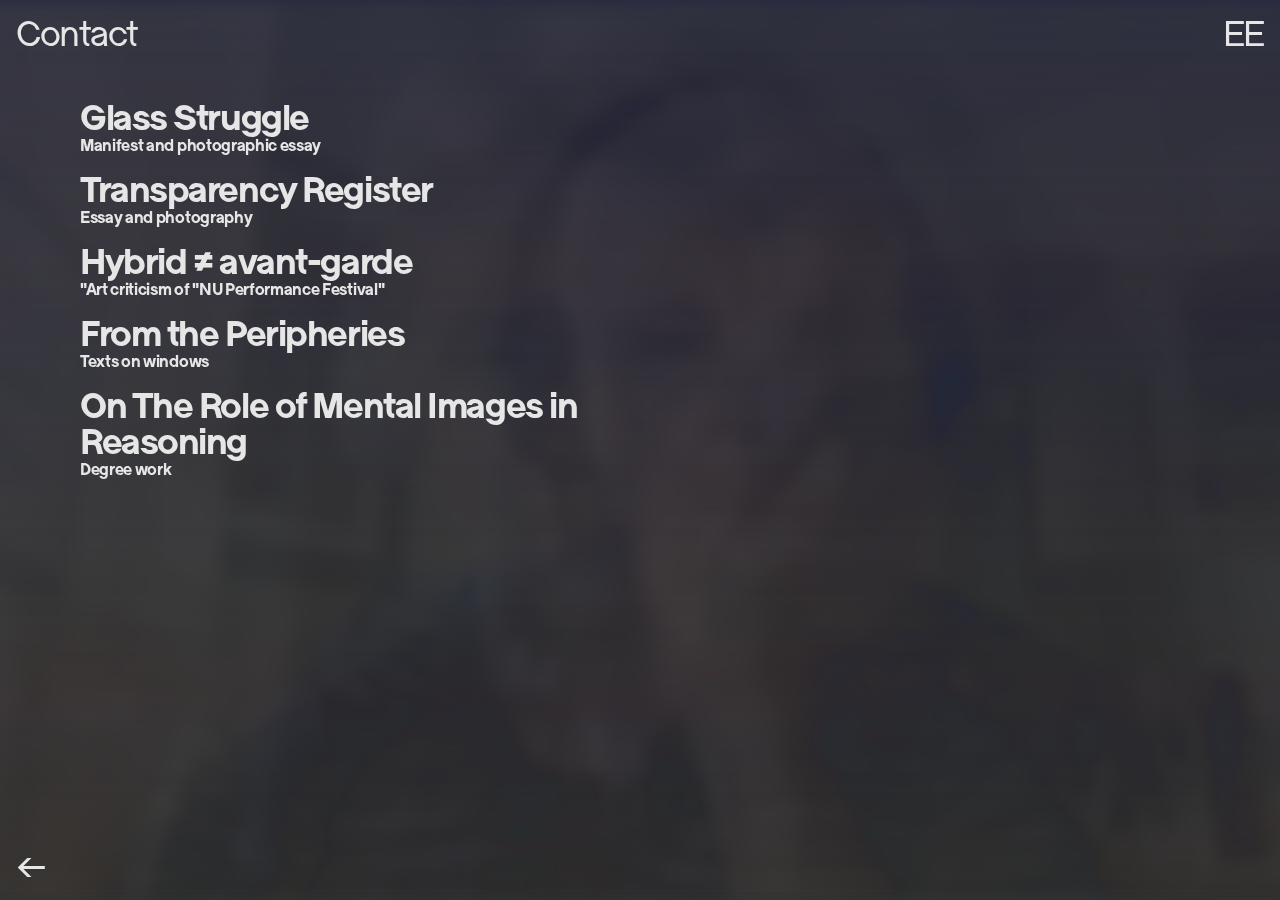
<file: EE/Texts/Texts.html>
<!DOCTYPE html>
<html lang="en">
<head>
    <meta charset="UTF-8">
    <meta name="viewport" content="width=device-width, initial-scale=1.0">
    <link rel="stylesheet" href="/css/Texts.css">
    <script src="/EN/Texts/Texts.js" defer></script>
    <title>Sten Eltermaa</title>
</head>
<body>

    <div class="gradient"></div>

<!--     <div class="bg">
        <img src="../Images/bg.jpg">
    </div> -->

    <div class="bg-video">
        <video autoplay muted loop playsinline id="bg-video">
            <source src="/Images/StenEltermaa-Koduleht-Peegeldused.mp4" type="video/mp4">
        </video>
    </div>

<!--     <a class="title"> 
        Sten <br>Eltermaa
    </a> -->

        <a href="mailto:steneltermaa@gmail.com" id="contact"></a>
        <a href="/EE/EE.html" class="language">EE</a>

        <div class="nav-bar">
<!--             <div class="nav-button-container">
                <a id="works">Works</a>
            </div>
            <div class="nav-button-container">
                <a id="texts">Texts</a>
            </div>
            <div class="nav-button-container">
                <a id="cv">CV</a>
            </div>
            <div class="nav-button-container">
                <a href="../glass-struggle/EST.html">Glass Struggle</a>
            </div> -->
        </div>

        <div class="back-wrapper">
            <a id="back" href="/index.html#texts">&#8592</a>
        </div>

        <div id="works-container">
        </div>

        <div class="column-container">
            <div id="article-container">
                <div class="padding"></div>
                

            </div>

            <div id="text-container">
                <div class="padding"></div>
                <div id="text-wrapper"></div>
                <div class="padding"></div>
             </div>
        </div>
        


</body>
</html>
</file>
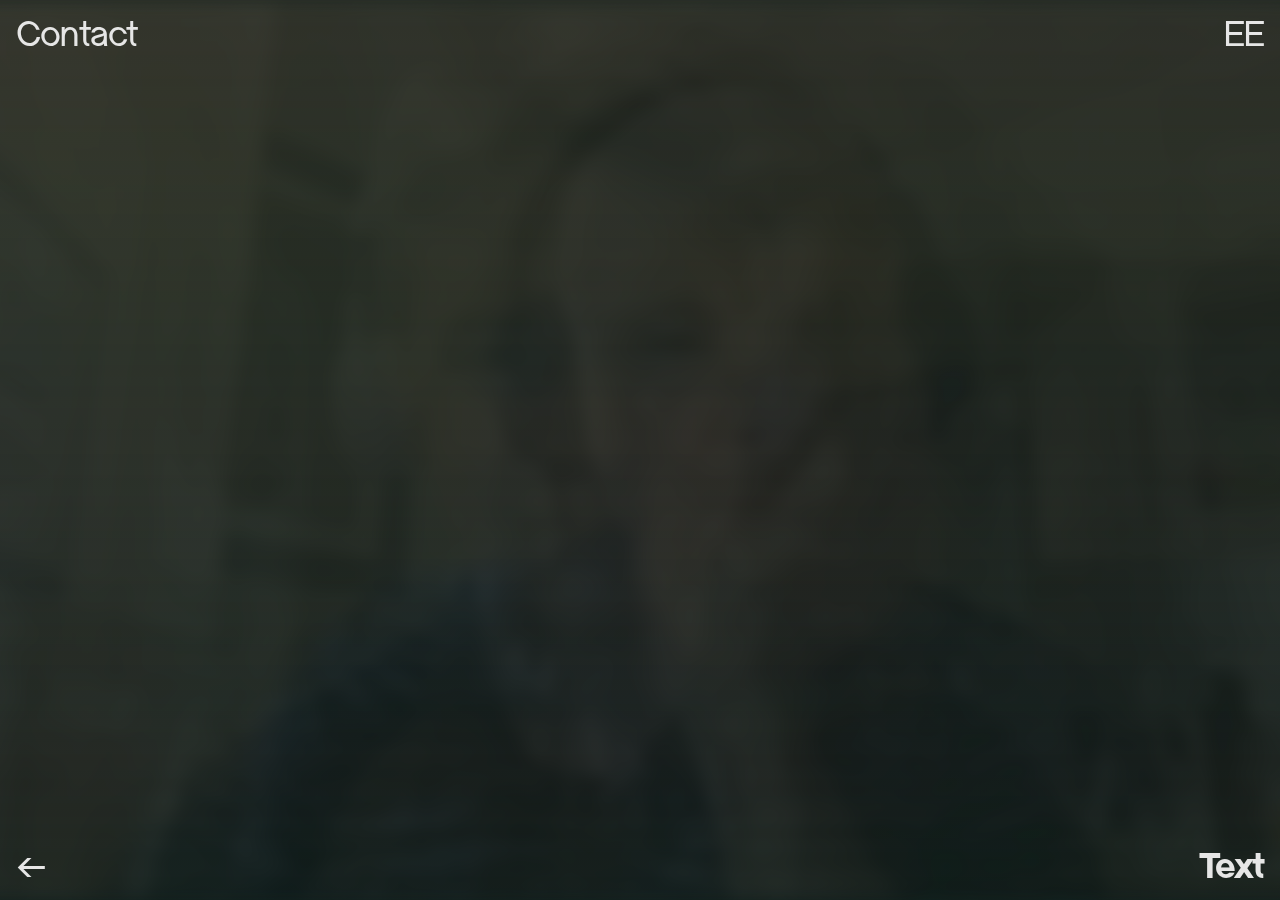
<file: EE/Works/Works.html>
<!DOCTYPE html>
<html lang="en">
<head>
    <meta charset="UTF-8">
    <meta name="viewport" content="width=device-width, initial-scale=1.0">
    <link rel="stylesheet" href="/css/Works.css">
    <script src="/EN/Works/Works.js" defer></script>
    <title>Sten Eltermaa</title>
</head>
<body>

    <div class="gradient"></div>


<!--     <div class="bg">
        <img src="../Images/bg.jpg">
    </div> -->

    <div class="bg-video">
        <video autoplay muted loop playsinline id="bg-video">
            <source src="/Images/StenEltermaa-Koduleht-Peegeldused.mp4" type="video/mp4">
        </video>
    </div>

<!--     <a class="title"> 
        Sten <br>Eltermaa
    </a> -->

        <a href="mailto:steneltermaa@gmail.com" id="contact"></a>
        <a href="../EE/EE.html" class="language">EE</a>

        <div class="nav-bar">
            <div class="nav-button-container">
                <a id="exhibition-text">Text</a>
            </div>
        </div>

        <div class="back-wrapper">
            <a id="back" href="/index.html#works">&#8592</a>
        </div>

        <div id="works-container">
        </div>

        <div class="column-container">
            <div id="texts-container">
                <div class="padding"></div>
                
            </div>

            <div id="info-container">
                <div class="padding"></div>

            </div>
        </div>
        


</body>
</html>
</file>
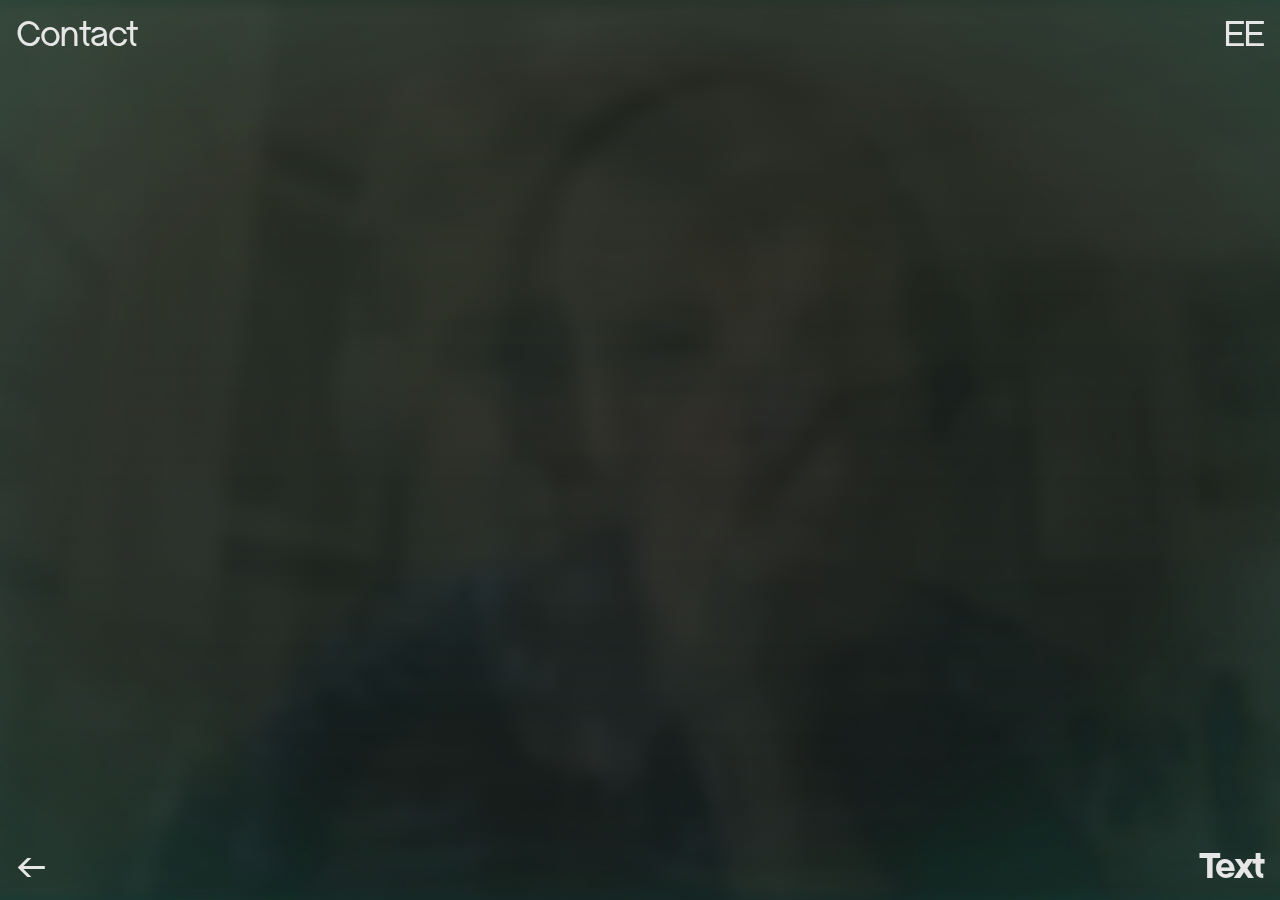
<file: EN/Works/Works.html>
<!DOCTYPE html>
<html lang="en">
<head>
    <meta charset="UTF-8">
    <meta name="viewport" content="width=device-width, initial-scale=1.0">
    <link rel="stylesheet" href="/css/Works.css">
    <script src="/EN/Works/Works.js" defer></script>
    <title>Sten Eltermaa</title>
</head>
<body>

    <div class="gradient"></div>
    <div id="vignette"></div>


<!--     <div class="bg">
        <img src="../Images/bg.jpg">
    </div> -->

    <div class="bg-video">
        <video autoplay muted loop playsinline id="bg-video">
            <source src="/Images/StenEltermaa-Koduleht-Peegeldused.mp4" type="video/mp4">
        </video>
    </div>

<!--     <a class="title"> 
        Sten <br>Eltermaa
    </a> -->

        <a href="mailto:steneltermaa@gmail.com" id="contact"></a>
        <a href="../EE/EE.html" class="language">EE</a>

        <div class="nav-bar">
            <div class="nav-button-container">
                <a id="exhibition-text">Text</a>
            </div>
        </div>

        <div class="back-wrapper">
            <a id="back" href="/index.html#works">&#8592</a>
        </div>

        <div id="works-container">
        </div>

        <div class="column-container">
            <div id="texts-container">
                <div class="padding"></div>
                
            </div>

            <div id="info-container">
                <div class="padding"></div>

            </div>
        </div>
        


</body>
</html>
</file>
<file: css/index.css>
@font-face {
  font-family: "Ladna Faux Bold";
  src: url(../Fonts/Ladna-FauxBold.woff2);
}

@font-face {
  font-family: "Ladna Faux Bold Italic";
  src: url(../Fonts/Ladna-FauxBoldItalic.woff2);
}

@font-face {
  font-family: "Ladna Faux Regular";
  src: url(../Fonts/Ladna-FauxRegular.woff2);
}

@font-face {
  font-family: "Ladna Faux Regular Italic";
  src: url(../Fonts/Ladna-FauxRegularItalic.woff2);
}

@keyframes breathe {
  from {
    background-color: hsl(170, 10%, 17%);
  }
  50% {
    background-color: hsl(150, 10%, 30%);
  }
  to {
    background-color: hsl(170, 10%, 17%);
  }
}

body {
  margin: 0;
  /*   background-color: #002233;
  background-color: hsl(20, 50%, 10%);
  background-color: hsl(370, 50%, 10%);
  background-color: hsl(60, 10%, 30%);
  background-color: hsl(230, 30%, 20%);
  background-color: hsl(170, 10%, 20%); */
  background-color: hsl(130, 10%, 15%);
  /*   animation-name: breathe ease-in-out 8s infinite;
 */
}

div.gradient {
  position: fixed;
  min-width: 100vw;
  min-height: 100vh;

  pointer-events: none;

  background: linear-gradient(to top, hsl(170, 30%, 10%), transparent);

  mix-blend-mode: normal;
}

#vignette {
  position: fixed;
  min-width: 100vw;
  min-height: 100vh;

  background-image: radial-gradient(
    rgba(32, 255, 200, 0) 60%,
    rgba(32, 255, 200, 1)
  );

  mix-blend-mode: screen;
  opacity: 0.12;

  pointer-events: none;
}

div.bg img {
  position: fixed;
  min-width: 100dvw;
  min-height: 100dvh;
}

div.bg-video {
  position: fixed;
  min-width: 100dvw;
  min-height: 100dvh;
  object-fit: contain;
  overflow: none;

  z-index: 15;
  pointer-events: none;
  mix-blend-mode: difference;
}

video {
  position: absolute;
  min-height: 100%;
  top: 50%;
  left: 50%;
  transform: translate(-50%, -50%);

  opacity: 0.15;
  filter: blur(8px);
  mix-blend-mode: normal;
  pointer-events: none;
}

a.title {
  position: fixed;
  margin: 0;
  bottom: 1rem;
  left: 1rem;

  font-family: "Ladna Faux Bold", Arial, sans-serif;
  font-size: 8rem;
  line-height: 6rem;
  letter-spacing: -0.4rem;
  text-decoration: none;

  color: rgb(230, 230, 230);
  z-index: 20;

  transition: opacity 0.25s ease-in-out, font-size 0.25s ease-in-out,
    line-height 0.25s ease-in-out, letter-spacing 0.25s ease-in-out;
}

a.title:hover {
  opacity: 0;
  cursor: zoom-in;
}

a#contact {
  position: fixed;
  margin: 0;
  top: 1rem;
  left: 1rem;

  font-family: "Ladna Faux Regular", Arial, sans-serif;
  font-size: 2.25rem;
  line-height: 2.25rem;
  letter-spacing: -0.09rem;
  text-decoration: none;

  color: rgb(230, 230, 230);
  cursor: pointer;
  white-space: nowrap;
  z-index: 20;

  transition: mix-blend-mode 0.1s ease-in-out, filter 0.2s ease-in-out,
    font-size 0.25s ease-in-out, line-height 0.25s ease-in-out,
    letter-spacing 0.25s ease-in-out;

  -webkit-touch-callout: none;
  -webkit-user-select: none;
  -khtml-user-select: none;
  -moz-user-select: none;
  -ms-user-select: none;
  user-select: none;
}

a:hover {
  filter: blur(4px);
}

div.button-language {
  position: relative;
  top: 1rem;
  right: 1rem;
  z-index: 1;
}

a.language {
  position: fixed;
  top: 1rem;
  right: 1rem;

  font-family: "Ladna Faux Regular", Arial, sans-serif;
  font-size: 2.25rem;
  line-height: 2.25rem;
  letter-spacing: -0.09rem;
  text-decoration: none;

  color: rgb(230, 230, 230);
  cursor: pointer;
  white-space: nowrap;
  z-index: 20;

  transition: mix-blend-mode 0.1s ease-in-out, filter 0.2s ease-in-out,
    font-size 0.25s ease-in-out, line-height 0.25s ease-in-out,
    letter-spacing 0.25s ease-in-out;

  -webkit-touch-callout: none;
  -webkit-user-select: none;
  -khtml-user-select: none;
  -moz-user-select: none;
  -ms-user-select: none;
  user-select: none;
}

#dropdown {
  position: relative;

  display: flex;
  column-gap: 0.7rem;

  z-index: 20;
  transition: column-gap 0.25s ease-in-out;
}

div.nav-bar {
  position: fixed;
  bottom: 1rem;
  right: 1rem;

  display: flex;
  row-gap: 0.35rem;
  flex-flow: column;
  justify-content: flex-end;
  align-items: flex-end;

  z-index: 20;
  transition: column-gap 0.25s ease-in-out;
}

div#burgermenu {
  display: none;
}

div.nav-bar a {
  color: rgb(230, 230, 230);
  text-decoration: none;
}

div.nav-button-container {
  margin: 0;
  /*     padding-left: 1rem; */

  font-family: "Ladna Faux Regular", Arial, sans-serif;
  font-size: 2.25rem;
  line-height: 2.25rem;
  letter-spacing: -0.09rem;
  text-decoration: none;

  color: rgb(230, 230, 230);
  cursor: pointer;
  white-space: nowrap;
  z-index: 10;
  mix-blend-mode: normal;

  transition: mix-blend-mode 0.1s ease-in-out, filter 0.2s ease-in-out;

  -webkit-touch-callout: none;
  -webkit-user-select: none;
  -khtml-user-select: none;
  -moz-user-select: none;
  -ms-user-select: none;
  user-select: none;
}

div.nav-button-container:hover {
  filter: blur(4px);
}

#works {
  font-family: "Ladna Faux Regular", Arial, sans-serif;
}

#works.active {
  font-family: "Ladna Faux Bold", Arial, sans-serif;
}

#texts {
  font-family: "Ladna Faux Regular", Arial, sans-serif;
}

#texts.active {
  font-family: "Ladna Faux Bold", Arial, sans-serif;
}

#cv {
  font-family: "Ladna Faux Regular", Arial, sans-serif;
}

#cv.active {
  font-family: "Ladna Faux Bold", Arial, sans-serif;
}

div#works-container {
  position: absolute;
  width: calc(100vw - 2rem);
  top: 3rem;
  padding: 1rem;

  display: none;
  opacity: 0;
  justify-content: flex-start;
  align-items: flex-start;
  column-gap: 4rem;

  overflow-x: scroll;
  /*   scroll-snap-type: x proximity;
 */
  z-index: 10;
}

div#works-container::-webkit-scrollbar {
  display: none;
}

div#works-container.active {
  position: absolute;
  top: 3rem;
  padding: 1rem;

  display: flex;
  opacity: 1;
  justify-content: flex-start;
  align-items: flex-start;
  column-gap: 4rem;

  z-index: 10;
  overflow: auto;
}

div.project {
  display: flex;
  flex-flow: column nowrap;
  align-items: flex-start;
  row-gap: 0.5rem;
  /* max-width: min-content; */
  /*     aspect-ratio: 4 / 3; */

  transition: width 0.5s ease-in-out;

  scroll-snap-align: center;
}

img.works {
  position: relative;
  height: calc(100vh - 21rem);
  max-width: calc(100dvw - 2rem);
  min-height: 500px;
  object-fit: contain;

  cursor: e-resize;
}

a.work {
  font-family: "Ladna Faux Bold", sans-serif, Arial, sans-serif;
  font-size: 1rem;
  line-height: 1rem;
  letter-spacing: -0.04rem;
  text-decoration: none;
  /*     text-transform: uppercase;
 */
  color: rgb(230, 230, 230);
  mix-blend-mode: normal;
  cursor: pointer;
  white-space: nowrap;
  z-index: 10;

  transition: mix-blend-mode 0.1s ease-in-out, filter 0.2s ease-in-out;
}

a.work b {
  font-family: "Ladna Faux Regular", sans-serif, Arial, sans-serif;
  font-weight: normal;
  padding-left: 0.2rem;
  text-transform: initial;
}

div.padding-mobile {
  display: none;
  height: 0;
  width: none;
}

div.column-container {
  position: fixed;
  width: 100dvw;
  height: 100dvh;

  display: flex;
  justify-content: space-evenly;

  mix-blend-mode: normal;
  z-index: 15;

  pointer-events: none;
  overflow: hidden;
}

div#texts-container {
  position: relative;
  width: calc(37.5vw + 2rem);
  max-width: 65ch;
  max-height: calc(100dvh - 2rem);
  height: min-content;
  opacity: 0;
  padding: 1rem;
  padding-top: 0rem;

  overflow: auto;
  pointer-events: none;
  flex-flow: column nowrap;
  row-gap: 1rem;

  display: flex;
  align-items: flex-start;
  flex-flow: column nowrap;
  row-gap: 1rem;
}

div#cv-container {
  position: relative;
  width: calc(37.5vw + 2rem);
  max-width: 65ch;
  height: calc(100dvh - 2rem);
  opacity: 0;
  padding: 1rem;

  overflow: auto;
  pointer-events: none;
}

div#texts-container.active {
  position: relative;
  width: calc(37.5vw + 2rem);
  max-height: calc(100dvh - 2rem);
  height: min-content;
  opacity: 1;
  padding: 1rem;
  padding-top: 0rem;

  overflow: auto;
  pointer-events: initial;
}

div#cv-container.active {
  position: relative;
  width: calc(37.5vw + 2rem);
  height: calc(100dvh - 2rem);
  opacity: 1;
  padding: 1rem;

  overflow: auto;
  pointer-events: initial;
}

div.padding {
  height: 5.25rem;
  width: 100%;
  pointer-events: none;
}

h1 {
  margin: 0;
  margin-bottom: 0;

  font-family: "Ladna Faux Bold", sans-serif;
  font-size: 2.25rem;
  line-height: 2.25rem;
  letter-spacing: -0.09rem;

  color: rgb(230, 230, 230);
}

.cv-container__block > h1 {
  margin-bottom: 0.2rem;
}

p.body {
  margin: 0;
  margin-bottom: 0.2rem;

  font-family: "Ladna Faux Regular", sans-serif;
  font-size: 1rem;
  line-height: 1.25rem;
  letter-spacing: -0.02rem;
  text-wrap: balance;

  color: rgb(230, 230, 230);
}

em {
  font-family: "Ladna Faux Regular Italic";
}

a.text-article {
  position: relative;
  overflow: visible;

  text-decoration: none;

  cursor: pointer;
  transition: mix-blend-mode 0.1s ease-in-out, filter 0.2s ease-in-out;
}

a.text-article:hover {
  mix-blend-mode: difference;
  filter: blur(4px);
  white-space: normal;
}

p.caption {
  margin: 0;

  font-family: "Ladna Faux Bold", sans-serif;
  font-size: 1rem;
  line-height: 1.25rem;
  letter-spacing: -0.02rem;
  text-wrap: balance;

  color: rgb(230, 230, 230);
}

p.caption em {
  font-family: "Ladna Faux Bold Italic";
}

@media screen and (max-width: 1128px) {
  a.title {
    font-size: 5rem;
    line-height: 3.75rem;
    letter-spacing: -0.25rem;
  }
}

@media screen and (max-height: 825px) {
  a.title {
    font-size: 6rem;
    line-height: 4.5rem;
    letter-spacing: -0.3rem;
  }
}

@media screen and (max-width: 920px) {
  a.title {
    font-size: 2.75rem;
    line-height: 2.0625rem;
    letter-spacing: -0.1375rem;
  }

  div.nav-bar {
    display: flex;
  }

  #dropdown {
    display: none;
    flex-flow: column;
    row-gap: 0.5rem;
    align-items: flex-end;
    justify-content: flex-end;
  }

  #dropdown.active {
    display: flex;
    flex-flow: column;
    row-gap: 0.5rem;
    align-items: flex-end;
    justify-content: flex-end;
  }

  div#burgermenu {
    display: block;
    position: relative;
    /*         height: 1.3rem; */
    width: 2.5rem;
    transform-origin: right;
    transform: scaleX(0.9);

    cursor: pointer;
  }

  a#contact,
  a.language {
    font-size: 1.575rem;
    line-height: 1.3rem;
    letter-spacing: -0.063rem;
  }

  div.nav-button-container {
    font-size: 1.575rem;
    line-height: 1.3rem;
    letter-spacing: -0.063rem;

    text-align: right;
    white-space: nowrap;
    width: min-content;

    flex-basis: 50%;
  }

  div.nav-button-container:hover {
    filter: none;
  }

  a:hover {
    filter: none;
  }

  div#works-container {
    flex-flow: column;
    row-gap: 4rem;
    margin-bottom: 10rem;
  }

  div.column-container {
    justify-content: center;
    width: calc(100dvw - 2rem);
  }

  #cv-container.active {
    min-width: calc(100dvw - 4rem);
    width: calc(100dvw - 4rem);
    flex-basis: 100%;
    padding: 0rem;

    margin-bottom: 10rem;
  }

  #text-container.active {
    min-width: calc(100dvw - 4rem);
    width: calc(100dvw - 4rem);
    flex-basis: 100%;
    padding: 0rem;

    margin-bottom: 10rem;
  }

  h1 {
    font-size: 1.575rem;
    line-height: 1.575rem;
    letter-spacing: -0.063rem;
  }

  p.body {
    font-size: 0.9rem;
    line-height: 1.08rem;
    letter-spacing: -0.036rem;
  }

  div.project {
    min-height: initial;

    scroll-snap-align: center;
  }

  img.works {
    min-height: 0px;
    /*         min-width: 400px; */
    height: initial;
    object-fit: contain;
  }

  a.work {
    font-size: 0.9rem;
    line-height: 1.08rem;
    letter-spacing: -0.036rem;
    white-space: pre-wrap;
  }

  div.padding-mobile {
    display: block;
    position: relative;
    height: 1.5rem;
  }
}
</file>
<file: glass-struggle/style.css>
@font-face {
    font-family: "InaiMathi";
    src: url("fonts/InaiMathiOAU-Regular.woff") format("woff");
}

@font-face {
    font-family: "Panama";
    src: url("fonts/PanamaBold.woff") format("woff");
}

@font-face {
    font-family: "Panama Italic";
    src: url("fonts/panama_demo_italic-webfont.woff") format("woff");
}


body {
    background-color: rgb(26, 35, 36);
    margin: .25em;
    padding: 0px;
    -webkit-hyphens: none;
    -ms-hyphens: none;
    hyphens: none;
    -webkit-touch-callout: none !important;
    -webkit-user-select: none !important;
    -khtml-user-select: none !important;
    -moz-user-select: none !important;
    -ms-user-select: none !important;
    user-select: none !important;
}

p {
    font-family: "InaiMathi", sans-serif;
    margin: 0px;
    padding: 0px;
}

a {
    text-decoration: none;
    color: inherit;
    text-shadow: inherit;
    transition: 1s ease-in-out;
}

.grid {
    display: grid;
    grid-template-columns: 1fr 1fr 1fr 1fr 1fr;
}

.background {
    position: fixed;
    right: 0;
    bottom: 0;
    min-width: 100%;
    min-height: 100%;
    width: auto;
    height: auto;
    z-index: -100;
    margin: 0;
    background: url("images/katkine-aken-taust.jpg") center center no-repeat;
    -webkit-background-size: cover;
    -moz-background-size: cover;
    -o-background-size: cover;
    background-size: cover;
}

.container {
    margin: .25em;
    padding: 0px;
    height: 60vh;
    text-shadow: 0 0 2px rgba(255, 255, 255, 0.5);
    color: transparent;
    overflow: hidden;
    box-shadow: inset 0 0 60px 0 rgba(100, 100, 100, 0.7);
    border: 1px solid rgba(209, 213, 219, 0.03);
    position: relative;
    border-radius: 10px;
    backdrop-filter: blur(3px) saturate(80%);
    -webkit-backdrop-filter: blur(3px) saturate(80%);
    -moz-backdrop-filter: blur(3px) saturate(80%);
    -o-backdrop-filter: blur(3px) saturate(80%);
    transition: 1s ease-in-out;
}


.container:hover {
backdrop-filter: blur(1px);
-webkit-backdrop-filter: blur(1px);
-moz-backdrop-filter: blur(1px);
-o-backdrop-filter: blur(1px);
transition: 1s ease-in-out;
}


.text {
    font-size:1.5em;
    display: block;
    margin: auto;
    padding: .5em;
    animation-name: scroll;
    animation-duration: 120s;
    animation-iteration-count: infinite;
    animation-timing-function: linear;
    transition: 1s ease-in-out;
    text-shadow: 0 0 2px rgba(255, 255, 255, 0.5);
}


.textkolofon {
    margin: auto;
    padding: .5em;
    text-shadow: 0 0 2px rgba(255, 255, 255, 0.5);
    transition: 1s ease-in-out;
    animation-name: scroll;
    animation-duration: 90s;
    animation-iteration-count: infinite;
    animation-timing-function: linear;
    font-size:1em;
}


@keyframes scroll {
    0% {
        transform: translateY(60vh);
    }

    100% {
        transform: translateY(-100%);
    }
}

.artist {
    margin-top: .25em;
    font-size: 2em;
    text-align: center;
    width: 100%;
    line-height: 1.2em;
    text-shadow: 0 0 3px rgba(255, 255, 255, 0.5);
    transition: 1s ease-in-out;
    font-family: "Panama", serif;
}

.author {
    margin-top: .25em;
    font-size: 1em;
    text-align: center;
    width: 100%;
    line-height: 1.2em;
    font-family: "Panama", serif;
}

.heading {
    margin-top:0.25em;
    font-size: 2em;
    text-align: center;
    width: 100%;
    line-height: 0.9em;
}

.title, .titlerussian {
    font-size: 7em;
    line-height: 0.8em;
    text-shadow: 0 0 5px rgba(255, 255, 255, 0.5);
    transition: 1s ease-in-out;
    overflow-wrap: break-word;
    text-align: center;
    width: 97%;
    margin-right:1.5%;
    margin-left:1.5%;
}

.subtitle {
    font-size: 2em;
    text-align: center;
    width: 100%;
    line-height: 1.2em;
    text-shadow: 0 0 3px rgba(255, 255, 255, 0.5);
    transition: 1s ease-in-out;
}


.lang-select {
    text-align: center;
    font-family: "InaiMathi", sans-serif;
    line-height: 1.4em;
    transition: 1s ease-in-out;
    font-size:1.6em;
    text-shadow: 0 0 3px rgba(255, 255, 255, 0.5);
}

#title {
    display: flex;
    flex-direction: column;
    justify-content: space-around;
}

img {
    width: 100%;
    height: 100%;
    object-fit: cover;
    opacity: 80%;
    transition: 1.5s ease-in-out;
    z-index:-1;
}
img:hover {
    opacity: 100%;
    transition: 1.5s ease-in-out;
}

.container:hover > .pildiallkiri {
    opacity:40%;
    color:white;
    text-shadow: 0 0 0px rgba(255, 255, 255, 0.5);
}

.pildiallkiri{
    font-family: "InaiMathi", sans-serif;
    opacity:8%;
    text-shadow: 0 0 2px rgba(255, 255, 255, 0.5);
    font-size:1em;
    z-index:1;
    width: 90%;
    padding:5%;
    position:absolute;
    bottom:0;
    text-align: center;
    transition: 1s ease-in-out;
}

.tekstiallkiri{
    font-family: "InaiMathi", sans-serif;
    font-size:0.8em;
    text-align: center;
    line-height:1.2em;
}

.poetry {
    font-family: "Panama", serif;
    line-height: 1.4em;
}

.poetry i{
    font-family:"Panama Italic", serif;
}

.container:hover > .text{
    text-shadow: 0 0 0px rgba(255, 255, 255, 0.5);
}
.container:hover > .textkolofon{
    text-shadow: 0 0 0px rgba(255, 255, 255, 0.5);
}
.container:hover > .lang-select{
    text-shadow: 0 0 0px rgba(255, 255, 255, 0.5);
}

.container:hover > .title{
    text-shadow: 0 0 2px rgba(255, 255, 255, 0.5);
}

.container:hover > .subtitle{
    text-shadow: 0 0 0px rgba(255, 255, 255, 0.5);
}

.container:hover > .artist{
    text-shadow: 0 0 0px rgba(255, 255, 255, 0.5);
}


a:hover {
    text-decoration: underline;
    color: rgba(255, 255, 255, 0.5);
}

.no-touch{
    animation-play-state:running;
}

.no-touch:hover,
.no-touch:focus,
.touch.over {
    text-shadow: 0 0 0px rgba(255, 255, 255, 0.5);
}

.plaintext{
    margin-left:28%;
    margin-right:28%;
    padding: 20px;
    color:rgb(26, 35, 36);
    line-height:1.4em;
    font-size:1.5em;
}

p::-moz-selection {text-shadow: 0 0 3px rgba(26, 35, 36, 0.5) }
p::selection {text-shadow: 0 0 3px rgba(26, 35, 36, 0.5)}

.plaintext a{
    color:inherit;
    transition:none;
    text-decoration:underline;
}

.plaintext a:hover{
    color:inherit;
    transition:none;
    text-decoration:none;
}

@media only screen and (max-width: 2000px) {
    .text{
        font-size:1em;
    }
    .title{
        font-size:5em;
    }
    .titlerussian{
        font-size:3.7em;
    }
    .subtitle{
        font-size:1em;
    }
    .artist{
        font-size:1em;
    }
    .lang-select{
        font-size: 1em;
    }
    .pildiallkiri, .tekstiallkiri {
        font-size: .7em;
    }
    .textkolofon{
        font-size: .85em;
    }
    .plaintext{
        font-size:1em;
    }

}

@media only screen and (max-width: 1080px) {
    .grid {
        display: grid;
        grid-template-columns: 1fr 1fr 1fr 1fr;
    }

    body {
        background-repeat: no-repeat;
        background-position: center;
        background-attachment: fixed;
        background-size: auto 100vh;
    }

    .background{
        background: url("images/katkine-aken-taust.jpg") left center no-repeat;
        -webkit-background-size: cover;
        -moz-background-size: cover;
        -o-background-size: cover;
        background-size: cover;    
    }
    .plaintext{
        margin-left:15%;
        margin-right:15%;
    }
    .titlerussian{
        font-size:3em;
    }


}

@media only screen and (max-width: 840px) {
    .grid {
        display: grid;
        grid-template-columns: 1fr 1fr 1fr;
    }


}

@media only screen and (max-width: 640px) {
    .grid {
        display: grid;
        grid-template-columns: 1fr 1fr;
    }

    .container {
        height: 90vh;
    }

    .plaintext{
        margin-left:0;
        margin-right:0;
    }

    .titlerussian{
        font-size:5em;
    }

    @keyframes scroll {
        0% {
            transform: translateY(90vh);
        }

        100% {
            transform: translateY(-100%);
        }
    }
}

@media only screen and (max-width: 480px) {
    .grid {
        display: grid;
        grid-template-columns: 1fr;
    }
    .text{
        font-size:1.3em;
    }
    .title{
        font-size:6em;
    }
    .artist, .subtitle, .lang-select{
        font-size: 1.3em;
    }
    .pildiallkiri, .tekstiallkiri{
        font-size:1em;
    }
    .textkolofon{
        font-size: 1em;
    }
    .titlerussian{
        font-size:5.2em;
    }


}

@media only screen and (max-width: 320px) {
    .grid {
        display: grid;
        grid-template-columns: 1fr;
    }
    .text{
        font-size:1em;
    }
    .title{
        font-size:4.5em;
    }
    .titlerussian{
        font-size:4.2em;
    }
    .artist{
        font-size:1.5em;
    }
    .lang-select{
        font-size: 1em;
    }
    .pildiallkiri, .tekstiallkiri, .textkolofon{
        font-size:.8em;
    }

}
</file>
<file: css/Texts.css>
@font-face {
    font-family: "Ladna Faux Bold";
    src: url(../Fonts/Ladna-FauxBold.woff2);
}

@font-face {
    font-family: "Ladna Faux Bold Italic";
    src: url(../Fonts/Ladna-FauxBoldItalic.woff2);
}


@font-face {
    font-family: "Ladna Faux Regular";
    src: url(../Fonts/Ladna-FauxRegular.woff2);
}

@font-face {
    font-family: "Ladna Faux Regular Italic";
    src: url(../Fonts/Ladna-FauxRegularItalic.woff2);
}

body {
    margin: 0;
    background-color: #002233;
    background-color: hsl(20, 50%, 10%); 
    background-color: hsl(370, 50%, 10%);
    background-color: hsl(60, 10%, 30%);
    background-color: hsl(230, 30%, 20%);
}

div.gradient {
    position: fixed;
    min-width: 100vw;
    min-height: 100vh;

    pointer-events: none;

    background:linear-gradient(to top ,hsl(0, 0%, 20%), transparent);

    mix-blend-mode: normal;
}

div.bg img {
    position: fixed;
    min-width: 100dvw;
    min-height: 100dvh;
}

div.bg-video {
    position: fixed;
    min-width: 100dvw;
    min-height: 100dvh;
    object-fit: contain;
    overflow: none;


    z-index: 15;
    pointer-events: none;
    mix-blend-mode: difference;

}

video {
    position: absolute;
    height: 100%;
    top: 50%;
    left: 50%;
    transform: translate(-50%, -50%);

    opacity: .15;
    filter: blur(8px);
    mix-blend-mode: normal;
    pointer-events: none;
}

a.title {
    position: fixed;
    margin: 0;
    bottom: 1rem;
    left: 1rem;

    font-family: "Ladna Faux Bold", Arial, sans-serif;
    font-size: 8rem;
    line-height: 6rem;
    letter-spacing: -.4rem;
    text-decoration: none;

    color: rgb(230, 230, 230);
    z-index: 20;

    transition: opacity .25s ease-in-out, font-size .25s ease-in-out, line-height .25s ease-in-out;
}

a.title:hover {
    opacity: 0;
    cursor: zoom-in;
}

a#contact {
    position: fixed;
    margin: 0;
    top: 1rem;
    left: 1rem;

    font-family: "Ladna Faux Regular", Arial, sans-serif;
    font-size: 2.25rem;
    line-height: 2.25rem;
    letter-spacing: -.09rem;
    text-decoration: none;

    color: rgb(230, 230, 230);
    cursor: pointer;
    white-space: nowrap;
    z-index: 20;
    

    transition: mix-blend-mode .1s ease-in-out, filter .2s ease-in-out;

        -webkit-touch-callout: none; 
    -webkit-user-select: none;
     -khtml-user-select: none;
       -moz-user-select: none;
        -ms-user-select: none;
            user-select: none;
}

a:hover {
    filter: blur(4px);
}


div.button-language {
    position: relative;
    top: 1rem;
    right: 1rem;
    z-index: 1;
}

a.language {
    position: fixed;
    top: 1rem;
    right: 1rem;

    font-family: "Ladna Faux Regular", Arial, sans-serif;
    font-size: 2.25rem;
    line-height: 2.25rem;
    letter-spacing: -.09rem;
    text-decoration: none;

    color: rgb(230, 230, 230);
    cursor: pointer;
    white-space: nowrap;
    z-index: 20;
    

    transition: mix-blend-mode .1s ease-in-out, filter .2s ease-in-out;

    -webkit-touch-callout: none; 
    -webkit-user-select: none;
     -khtml-user-select: none;
       -moz-user-select: none;
        -ms-user-select: none;
            user-select: none;
}

div.nav-bar {
    position: fixed;
    bottom: 1rem;
    right: 1rem;

    display: flex;
    column-gap: .7rem;

    z-index: 20;
    transition: column-gap .25s ease-in-out;
}

div.nav-bar a {
    color: rgb(230, 230, 230);
    text-decoration: none;
}

div.nav-button-container {
    margin: 0;
/*     padding-left: 1rem; */

    font-family: "Ladna Faux Regular", Arial, sans-serif;
    font-size: 2.25rem;
    line-height: 2.25rem;
    letter-spacing: -.09rem;
    text-decoration: none;

    color: rgb(230, 230, 230);
    cursor: pointer;
    white-space: nowrap;
    z-index: 10;
    mix-blend-mode: normal;

    transition: mix-blend-mode .1s ease-in-out, filter .2s ease-in-out;

    -webkit-touch-callout: none; 
    -webkit-user-select: none;
     -khtml-user-select: none;
       -moz-user-select: none;
        -ms-user-select: none;
            user-select: none;
}

div.nav-button-container:hover {
    filter: blur(4px);
}

.back-wrapper {
    position: fixed;
    left: 1rem;
    bottom: 1rem;

    cursor: pointer;
    z-index: 200;
}

#back {
    font-family: "Ladna Faux Regular", sans-serif;
    font-size: 2.25rem;
    line-height: 2rem;
    color: rgb(230, 230, 230);
    text-decoration: none;

    transition: filter .2s ease-in-out;
}






div.column-container {
    position: fixed;
    width: 100dvw;
    height: 100dvh;

    display: flex;
    justify-content: space-evenly;

    mix-blend-mode: normal;
    z-index: 15;

    pointer-events: none;
    overflow: hidden;
}

div#article-container {
    position: relative;
    width: calc(37.5vw + 2rem);
    max-width: 65ch;
    max-height: calc(100dvh - 2rem);   
    height: min-content;
    opacity: 1;
    padding: 1rem;
    padding-top: 0rem;

    overflow: auto;
    pointer-events: initial;
    flex-flow: column nowrap;
    row-gap: 1rem;

    display: flex;
    align-items: flex-start;
    flex-flow: column nowrap;
    row-gap: 1rem;
}

div#text-container {
    position: relative;
    width: calc(37.5vw + 2rem);
    max-width: 65ch;
    height: calc(100dvh - 2rem);    
    opacity: 1;
    padding: 1rem;

    overflow: auto;
    pointer-events: initial;
}

div#text-wrapper {
    font-family: "Ladna Faux Regular", Arial, sans-serif;
    font-size: 1rem;
    line-height: 1.25rem;
    letter-spacing: -.02rem;
    text-decoration: none;
    color: rgb(230, 230, 230);
    white-space: pre-wrap;
}

p {
    margin: 0;
}

strong {
    font-family: "Ladna Faux Bold";
}

a {
    color: rgb(230, 230, 230);
    transition: mix-blend-mode .1s ease-in-out, filter .2s ease-in-out;
}

em {
    font-family: "Ladna Faux Regular Italic";
    font-feature-settings: "ss01" 1;
}

sup {
    vertical-align: super;
    font-size: .65rem;
    line-height: 0rem;
}






div.padding {
    height: 5.25rem;
    width: 100%;
    pointer-events: none;
}

h1 {
    margin: 0;
    margin-bottom: 0rem;

    font-family: "Ladna Faux Bold", sans-serif;
    font-size: 2.25rem;
    line-height: 2.25rem;
    letter-spacing: -.09rem;

    color: rgb(230, 230, 230);
}

p.body {
    margin: 0;

    font-family: "Ladna Faux Regular", sans-serif;
    font-size: 1rem;
    line-height: 1.25rem;
    letter-spacing: -.02rem;
    text-wrap: balance;

    color: rgb(230, 230, 230);

}

a.text-article {
    position: relative;
    overflow: visible;

    cursor: pointer;

    transition: mix-blend-mode .1s ease-in-out, filter .2s ease-in-out;
}

a.text-article:hover {
    mix-blend-mode: difference;
    filter: blur(4px);
    white-space: normal;
}

p.caption {
    margin: 0;

    font-family: "Ladna Faux Bold", sans-serif;
    font-size: 1rem;
    line-height: 1.25rem;
    letter-spacing: -.02rem;
    text-wrap: balance;

    color: rgb(230, 230, 230);
}

a.text-article:active h1, a.text-article:active p.caption, a.text-article:active {
    filter: blur(0px);
}

@media screen and (max-width: 1050px) {
    a.title {
        font-size: 6rem;
        line-height: 4.5rem;

        transition: font-size .25s ease-in-out, line-height .25s ease-in-out;
    }

/*     div.nav-bar {
        column-gap: .5rem;
        transition: column-gap .25s ease-in-out;
    } */
}

@media screen and (max-height: 825px) {
    a.title {
        font-size: 6rem;
        line-height: 4.5rem;

        transition: opacity .25s ease-in-out, font-size .25s ease-in-out, line-height .25s ease-in-out;
    }
}
</file>
<file: css/Works.css>
@font-face {
  font-family: "Ladna Faux Bold";
  src: url(../Fonts/Ladna-FauxBold.woff2);
}

@font-face {
  font-family: "Ladna Faux Bold Italic";
  src: url(../Fonts/Ladna-FauxBoldItalic.woff2);
}

@font-face {
  font-family: "Ladna Faux Regular";
  src: url(../Fonts/Ladna-FauxRegular.woff2);
}

@font-face {
  font-family: "Ladna Faux Regular Italic";
  src: url(../Fonts/Ladna-FauxRegularItalic.woff2);
}

body {
  margin: 0;
  /*   background-color: #002233;
    background-color: hsl(20, 50%, 10%);
    background-color: hsl(370, 50%, 10%);
    background-color: hsl(60, 10%, 30%);
    background-color: hsl(230, 30%, 20%);
    background-color: hsl(170, 10%, 20%); */
  background-color: hsl(130, 10%, 15%);
  animation-name: breathe ease-in-out 8s infinite;
}

div.gradient {
  position: fixed;
  min-width: 100vw;
  min-height: 100vh;

  pointer-events: none;

  background: linear-gradient(to top, hsl(170, 30%, 10%), transparent);

  mix-blend-mode: normal;
}

#vignette {
  position: fixed;
  min-width: 100vw;
  min-height: 100vh;

  background-image: radial-gradient(
    rgba(32, 255, 200, 0) 60%,
    rgba(32, 255, 200, 1)
  );

  mix-blend-mode: screen;
  opacity: 0.12;

  pointer-events: none;
}

div.bg img {
  position: fixed;
  min-width: 100dvw;
  min-height: 100dvh;
}

div.bg-video {
  position: fixed;
  min-width: 100dvw;
  min-height: 100dvh;
  object-fit: contain;
  overflow: none;

  z-index: 15;
  pointer-events: none;
  mix-blend-mode: difference;
}

video {
  position: absolute;
  height: 100%;
  top: 50%;
  left: 50%;
  transform: translate(-50%, -50%);

  opacity: 0.15;
  filter: blur(8px);
  mix-blend-mode: normal;
  pointer-events: none;
}

a.title {
  position: fixed;
  margin: 0;
  bottom: 1rem;
  left: 1rem;

  font-family: "Ladna Faux Bold", Arial, sans-serif;
  font-size: 8rem;
  line-height: 6rem;
  letter-spacing: -0.4rem;
  text-decoration: none;

  color: rgb(230, 230, 230);
  z-index: 20;

  transition: opacity 0.25s ease-in-out, font-size 0.25s ease-in-out,
    line-height 0.25s ease-in-out;
}

a.title:hover {
  opacity: 0;
  filter: none;
  cursor: zoom-in;
}

a#contact {
  position: fixed;
  margin: 0;
  top: 1rem;
  left: 1rem;

  font-family: "Ladna Faux Regular", Arial, sans-serif;
  font-size: 2.25rem;
  line-height: 2.25rem;
  letter-spacing: -0.09rem;
  text-decoration: none;

  color: rgb(230, 230, 230);
  cursor: pointer;
  white-space: nowrap;
  z-index: 20;

  transition: mix-blend-mode 0.1s ease-in-out, filter 0.2s ease-in-out;

  -webkit-touch-callout: none;
  -webkit-user-select: none;
  -khtml-user-select: none;
  -moz-user-select: none;
  -ms-user-select: none;
  user-select: none;
}

a:hover {
  filter: blur(4px);
}

div.button-language {
  position: relative;
  top: 1rem;
  right: 1rem;
  z-index: 1;
}

a.language {
  position: fixed;
  top: 1rem;
  right: 1rem;

  font-family: "Ladna Faux Regular", Arial, sans-serif;
  font-size: 2.25rem;
  line-height: 2.25rem;
  letter-spacing: -0.09rem;
  text-decoration: none;

  color: rgb(230, 230, 230);
  cursor: pointer;
  white-space: nowrap;
  z-index: 20;

  transition: mix-blend-mode 0.1s ease-in-out, filter 0.2s ease-in-out;

  -webkit-touch-callout: none;
  -webkit-user-select: none;
  -khtml-user-select: none;
  -moz-user-select: none;
  -ms-user-select: none;
  user-select: none;
}

div.nav-bar {
  position: fixed;
  bottom: 1rem;
  right: 1rem;

  display: flex;
  column-gap: 1rem;

  z-index: 20;
}

div.nav-bar a {
  color: rgb(230, 230, 230);
  text-decoration: none;
}

div.nav-button-container {
  margin: 0;
  /*     padding-left: 1rem; */

  font-family: "Ladna Faux Regular", Arial, sans-serif;
  font-size: 2.25rem;
  line-height: 2.25rem;
  letter-spacing: -0.09rem;
  text-decoration: none;

  color: rgb(230, 230, 230);
  cursor: pointer;
  white-space: nowrap;
  z-index: 10;
  mix-blend-mode: normal;

  transition: mix-blend-mode 0.1s ease-in-out, filter 0.2s ease-in-out;

  -webkit-touch-callout: none;
  -webkit-user-select: none;
  -khtml-user-select: none;
  -moz-user-select: none;
  -ms-user-select: none;
  user-select: none;
}

.back-wrapper {
  position: fixed;
  left: 1rem;
  bottom: 1rem;

  cursor: pointer;
  z-index: 200;
}

#back {
  font-family: "Ladna Faux Regular", sans-serif;
  font-size: 2.25rem;
  line-height: 2rem;
  color: rgb(230, 230, 230);
  text-decoration: none;

  transition: filter 0.2s ease-in-out;
}

div.nav-button-container:hover {
  filter: blur(4px);
}

#exhibition-text {
  font-family: "Ladna Faux Bold", Arial, sans-serif;
}

#exhibition-text.active {
  font-family: "Ladna Faux Regular", Arial, sans-serif;
}

div#works-container {
  position: absolute;
  top: 3rem;
  padding: 1rem;

  display: flex;
  opacity: 1;
  justify-content: flex-start;
  align-items: flex-start;
  column-gap: 4rem;

  z-index: 10;
}

div.project {
  display: flex;
  flex-flow: column nowrap;
  align-items: flex-start;
  height: calc(100vh - 8rem);
  row-gap: 0.5rem;

  transition: width 0.5s ease-in-out;
}

img.work {
  position: relative;
  height: calc(100vh - 8rem);
  max-width: calc(100dvw - 2rem);
  min-height: 500px;
  object-fit: contain;
  z-index: 10;

  cursor: initial;
}

div.column-container {
  position: fixed;
  width: 100dvw;
  height: 100dvh;

  display: flex;
  justify-content: space-evenly;

  mix-blend-mode: normal;
  z-index: 15;

  pointer-events: none;
  overflow: hidden;
}

div#texts-container {
  position: relative;
  width: calc(37.5vw + 2rem);
  max-height: calc(100dvh - 2rem);
  height: min-content;
  opacity: 0;
  padding: 1rem;
  padding-top: 0rem;

  overflow: auto;
  pointer-events: none;
  flex-flow: column nowrap;
  row-gap: 1rem;

  display: flex;
  align-items: flex-start;
  flex-flow: column nowrap;
  row-gap: 1rem;
}

#info-container {
  position: relative;
  width: calc(37.5vw + 2rem);
  max-width: 65ch;
  height: min-content;
  max-height: calc(100dvh - 2rem);
  opacity: 1;
  padding: 1rem;

  overflow: auto;
  pointer-events: initial;

  transition: opacity 0.25s ease-in-out;
}

#info-container.active {
  position: relative;
  width: calc(37.5vw + 2rem);
  max-width: 65ch;
  height: min-content;
  max-height: calc(100dvh - 2rem);
  opacity: 0;
  padding: 1rem;

  overflow: auto;
  pointer-events: none;

  transition: opacity 0.25s ease-in-out;
}

/* div.column-container:hover {
    mix-blend-mode: normal;
} */

div.padding {
  height: 5.25rem;
  width: 100%;
  pointer-events: none;
}

h1 {
  margin: 0;
  margin-bottom: 0rem;

  font-family: "Ladna Faux Bold", sans-serif;
  font-size: 2.25rem;
  line-height: 2.25rem;
  letter-spacing: -0.09rem;

  color: rgb(230, 230, 230);
}

a {
  color: rgb(230, 230, 230);
  transition: mix-blend-mode 0.1s ease-in-out, filter 0.2s ease-in-out;
}

p.body {
  margin: 0;

  font-family: "Ladna Faux Regular", sans-serif;
  font-size: 1rem;
  line-height: 1.25rem;
  margin: 0;
  letter-spacing: -0.02rem;
  text-wrap: balance;
  color: rgb(230, 230, 230);
}

div.body {
  margin: 0;

  font-family: "Ladna Faux Regular", sans-serif;
  font-size: 1rem;
  line-height: 1.25rem;
  letter-spacing: -0.02rem;
  text-wrap: balance;
  white-space: pre-wrap;

  color: rgb(230, 230, 230);
}

a.text-article {
  position: relative;
  overflow: visible;

  cursor: pointer;

  transition: mix-blend-mode 0.1s ease-in-out, filter 0.2s ease-in-out;
}

a.text-article:hover {
  mix-blend-mode: difference;
  filter: blur(4px);
  white-space: normal;
}

.caption {
  margin: 0;

  font-family: "Ladna Faux Bold", sans-serif;
  font-size: 1rem;
  line-height: 1.25rem;
  letter-spacing: -0.02rem;
  text-wrap: balance;

  color: rgb(230, 230, 230);
}

i.caption {
  margin: 0;

  font-family: "Ladna Faux Bold Italic", sans-serif;
  font-style: normal;
  font-feature-settings: "ss01";
  font-size: 1rem;
  line-height: 1.25rem;
  letter-spacing: -0.02rem;
  text-wrap: balance;

  color: rgb(230, 230, 230);
}

@media screen and (max-width: 1050px) {
  a.title {
    font-size: 6rem;
    line-height: 4.5rem;

    transition: opacity 0.25s ease-in-out, font-size 0.25s ease-in-out,
      line-height 0.25s ease-in-out;
  }
}

@media screen and (max-height: 825px) {
  a.title {
    font-size: 6rem;
    line-height: 4.5rem;

    transition: opacity 0.25s ease-in-out, font-size 0.25s ease-in-out,
      line-height 0.25s ease-in-out;
  }
}
</file>
